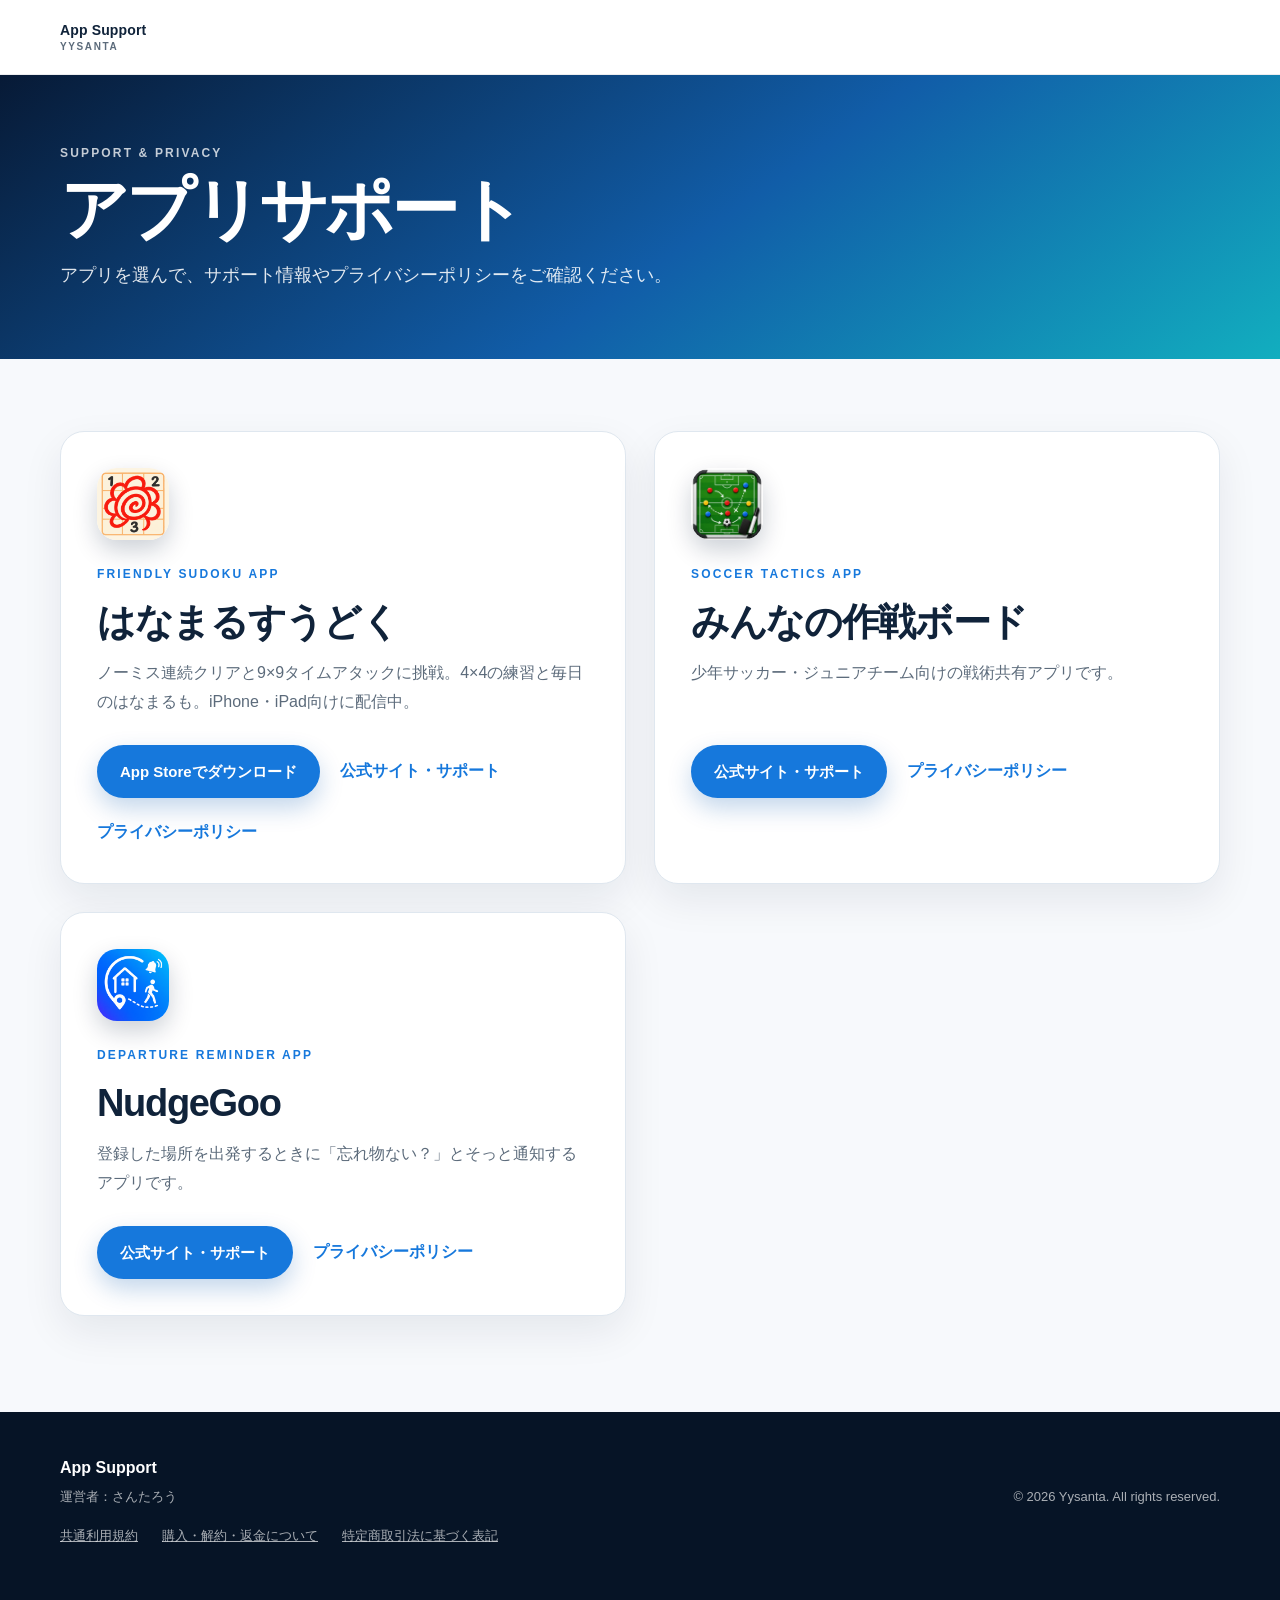
<file: index.html>
<!doctype html>
<html lang="ja">
  <head>
    <meta charset="utf-8" />
    <meta name="viewport" content="width=device-width, initial-scale=1" />
    <meta name="theme-color" content="#087fe7" />
    <meta
      name="description"
      content="Yysantaが提供するアプリのサポート・プライバシーポリシー一覧です。"
    />
    <title>App Support | Yysanta</title>
    <link rel="stylesheet" href="./assets/site.css" />
    <link rel="canonical" href="https://yysanta.github.io/support/" />
  </head>
  <body>
    <a class="skip-link" href="#main-content">本文へ移動</a>

    <header class="site-header">
      <div class="container header-inner">
        <a class="brand" href="./" aria-label="App Support トップ">
          <span>
            <span class="brand-name">App Support</span>
            <span class="brand-subtitle">Yysanta</span>
          </span>
        </a>
      </div>
    </header>

    <main id="main-content">
      <section class="app-support-hero directory-hero">
        <div class="container">
          <p class="eyebrow">SUPPORT &amp; PRIVACY</p>
          <h1>アプリサポート</h1>
          <p>アプリを選んで、サポート情報やプライバシーポリシーをご確認ください。</p>
        </div>
      </section>

      <section class="app-support-section">
        <div class="container app-directory-grid">
          <article class="app-directory-card">
            <img class="directory-app-icon" src="./assets/images/hanamaru-app-icon.png" alt="" width="72" height="72" />
            <p class="eyebrow">FRIENDLY SUDOKU APP</p>
            <h2>はなまるすうどく</h2>
            <p>ノーミス連続クリアと9×9タイムアタックに挑戦。4×4の練習と毎日のはなまるも。iPhone・iPad向けに配信中。</p>
            <div class="directory-actions">
              <a class="button button-primary" href="https://apps.apple.com/app/id6821243521">App Storeでダウンロード</a>
              <a class="text-link" href="./hanamarusudoku/">公式サイト・サポート</a>
              <a class="text-link" href="./hanamarusudoku/privacy/">プライバシーポリシー</a>
            </div>
          </article>
          <article class="app-directory-card">
            <img
              class="directory-app-icon"
              src="./assets/images/app-icon.png"
              alt=""
              width="72"
              height="72"
            />
            <p class="eyebrow">SOCCER TACTICS APP</p>
            <h2>みんなの作戦ボード</h2>
            <p>少年サッカー・ジュニアチーム向けの戦術共有アプリです。</p>
            <div class="directory-actions">
              <a class="button button-primary" href="./minnanosakusenboard/">公式サイト・サポート</a>
              <a class="text-link" href="./minnanosakusenboard/privacy/">プライバシーポリシー</a>
            </div>
          </article>

          <article class="app-directory-card">
            <img
              class="directory-app-icon"
              src="./assets/images/nudgegoo-app-icon.png"
              alt=""
              width="72"
              height="72"
            />
            <p class="eyebrow">DEPARTURE REMINDER APP</p>
            <h2>NudgeGoo</h2>
            <p>登録した場所を出発するときに「忘れ物ない？」とそっと通知するアプリです。</p>
            <div class="directory-actions">
              <a class="button button-primary" href="./nudgegoo/">公式サイト・サポート</a>
              <a class="text-link" href="./nudgegoo/privacy/">プライバシーポリシー</a>
            </div>
          </article>
        </div>
      </section>
    </main>

    <footer class="site-footer">
      <div class="container footer-inner">
        <div>
          <p class="footer-brand">App Support</p>
          <p>運営者：さんたろう</p>
        </div>
        <p lang="en">© 2026 Yysanta. All rights reserved.</p>
      </div>
    <div class="container"><nav aria-label="規約・購入案内" style="display:flex;flex-wrap:wrap;gap:12px 24px;padding-block:16px"><a href="./terms/">共通利用規約</a><a href="./purchases/">購入・解約・返金について</a><a href="./legal/">特定商取引法に基づく表記</a></nav></div>
</footer>
  </body>
</html>
</file>
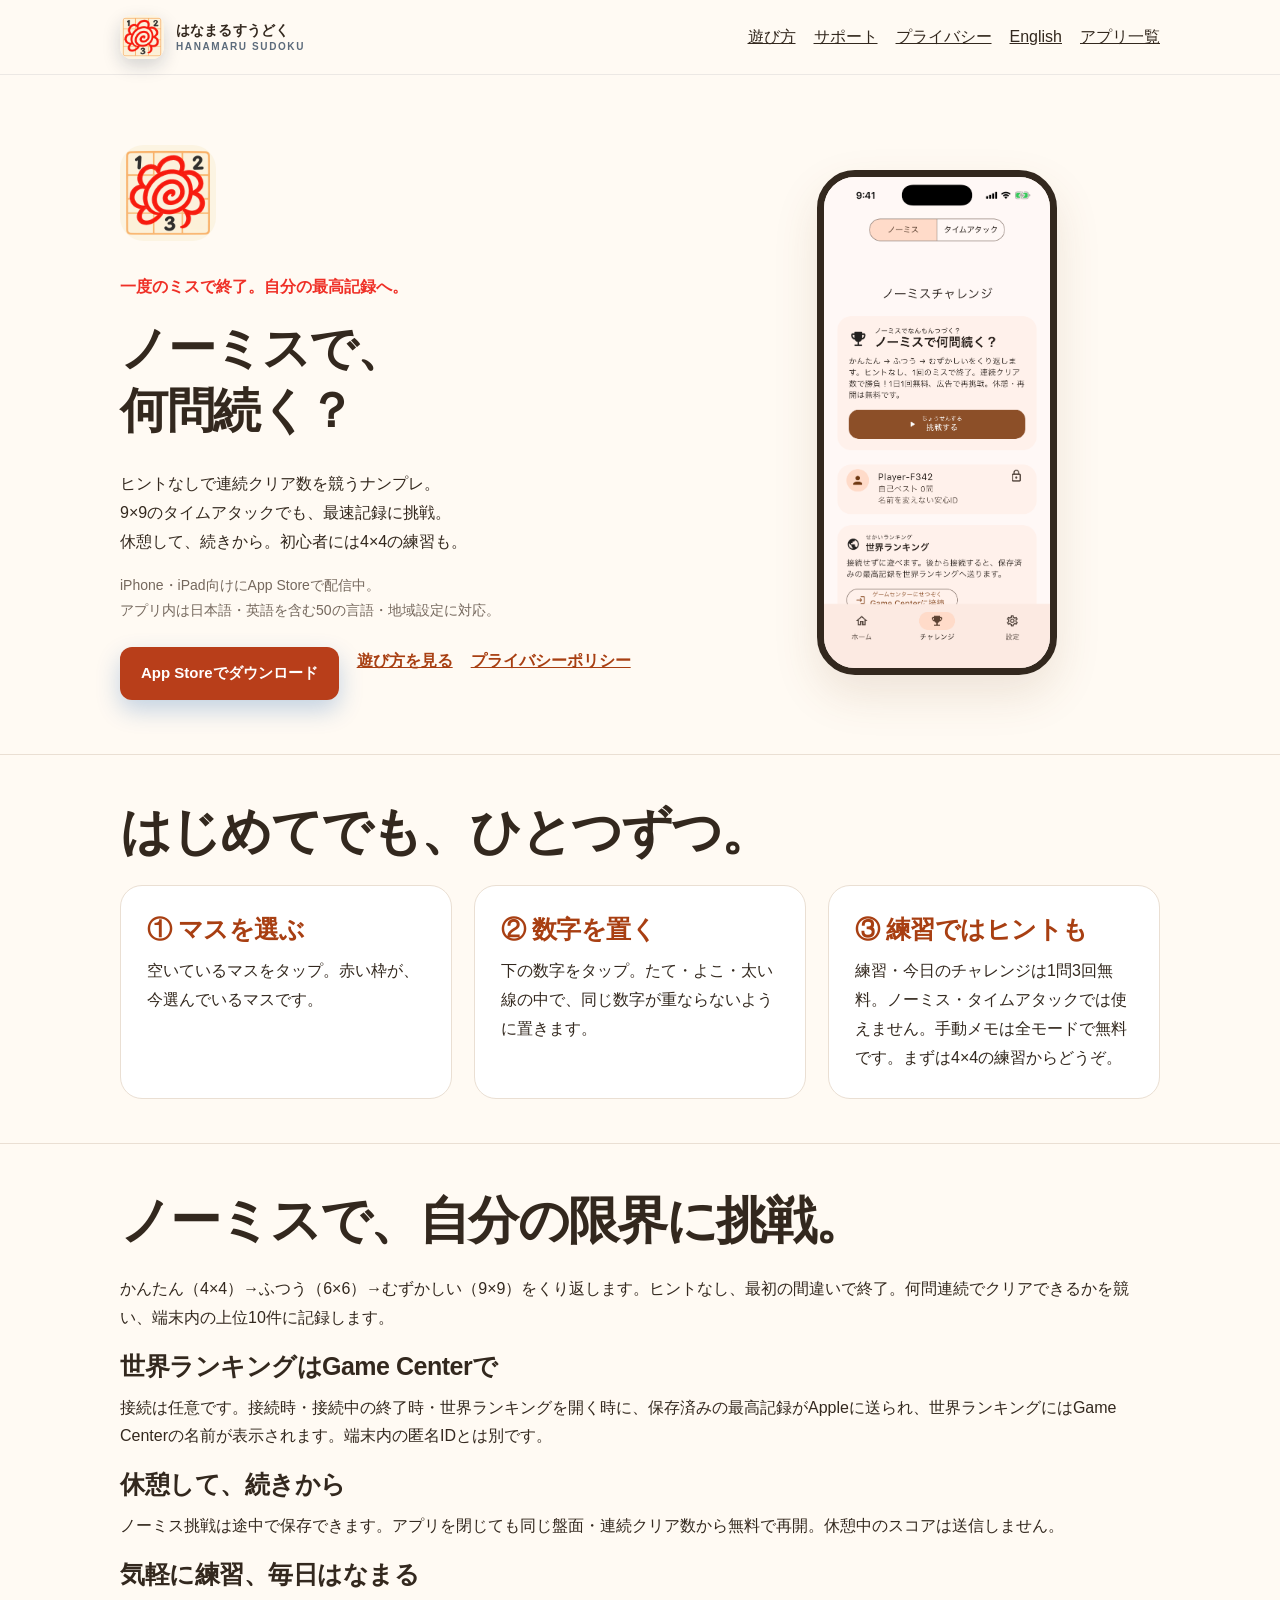
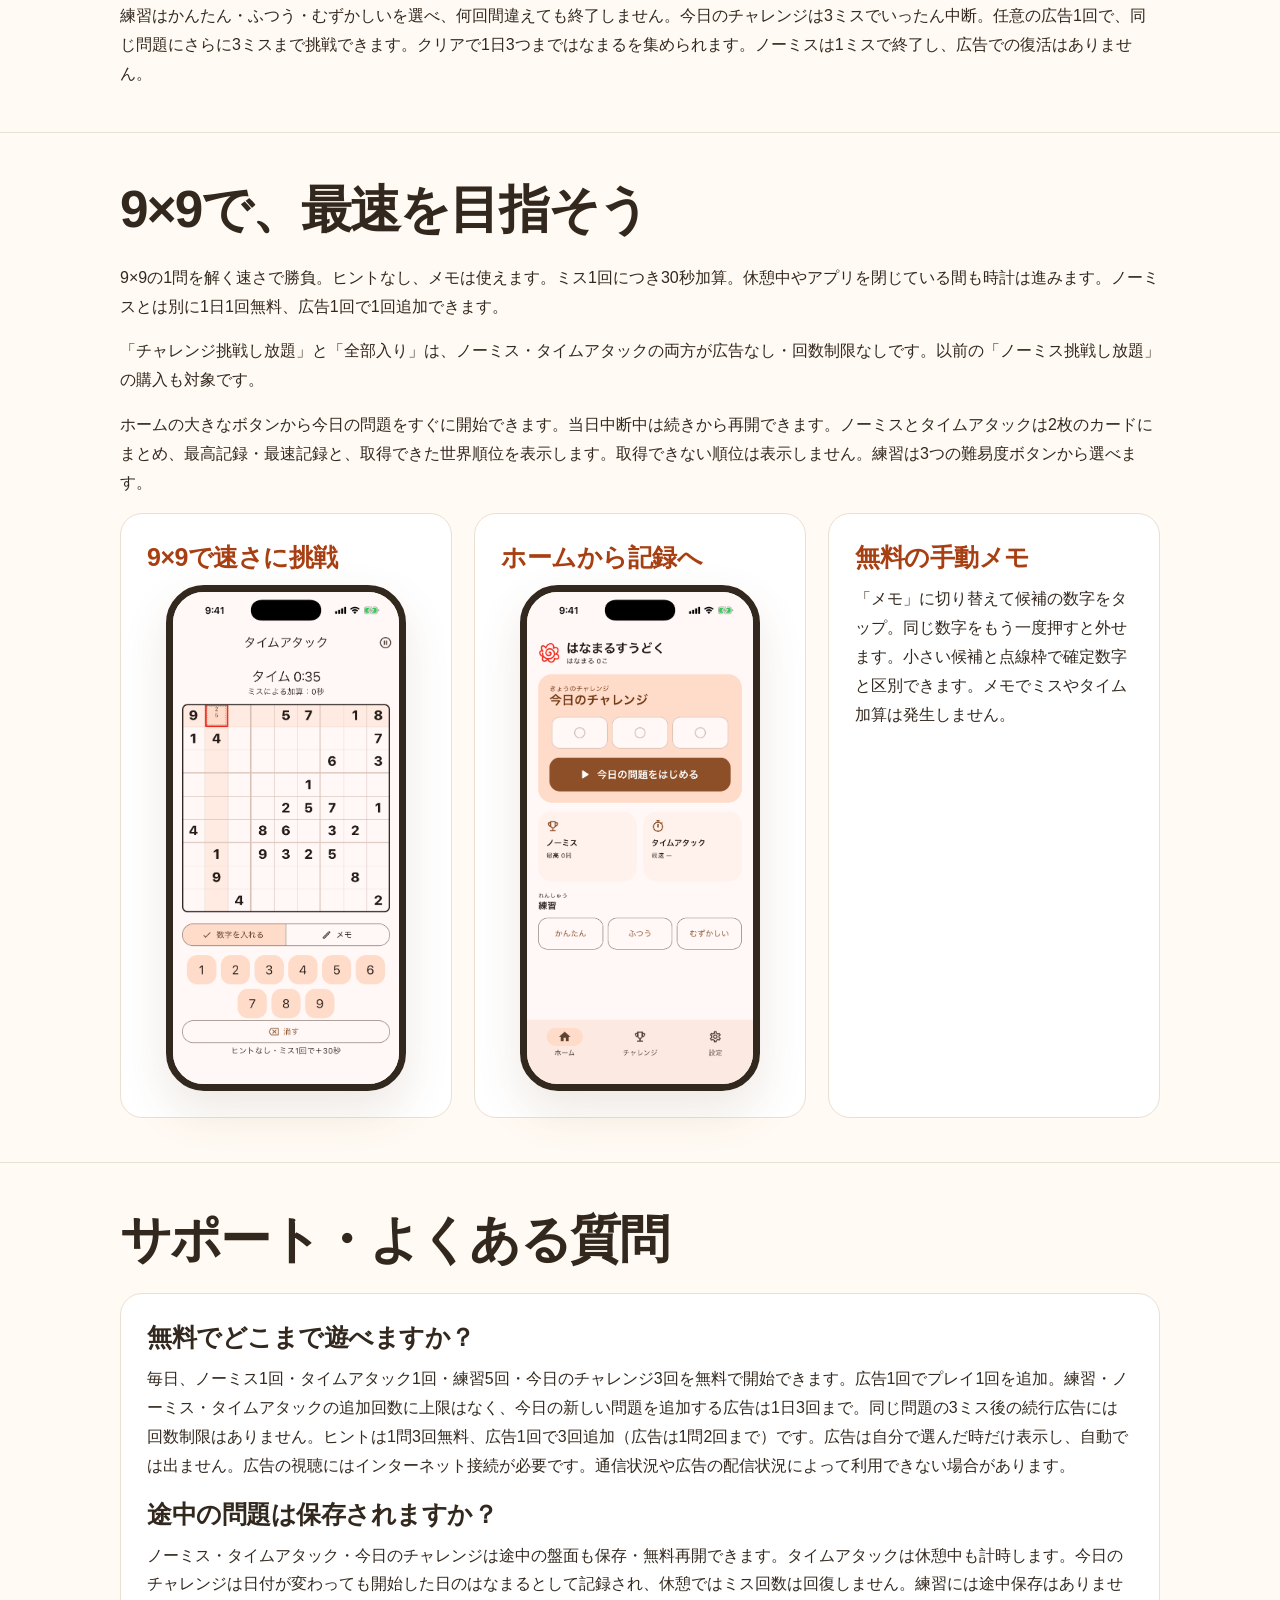
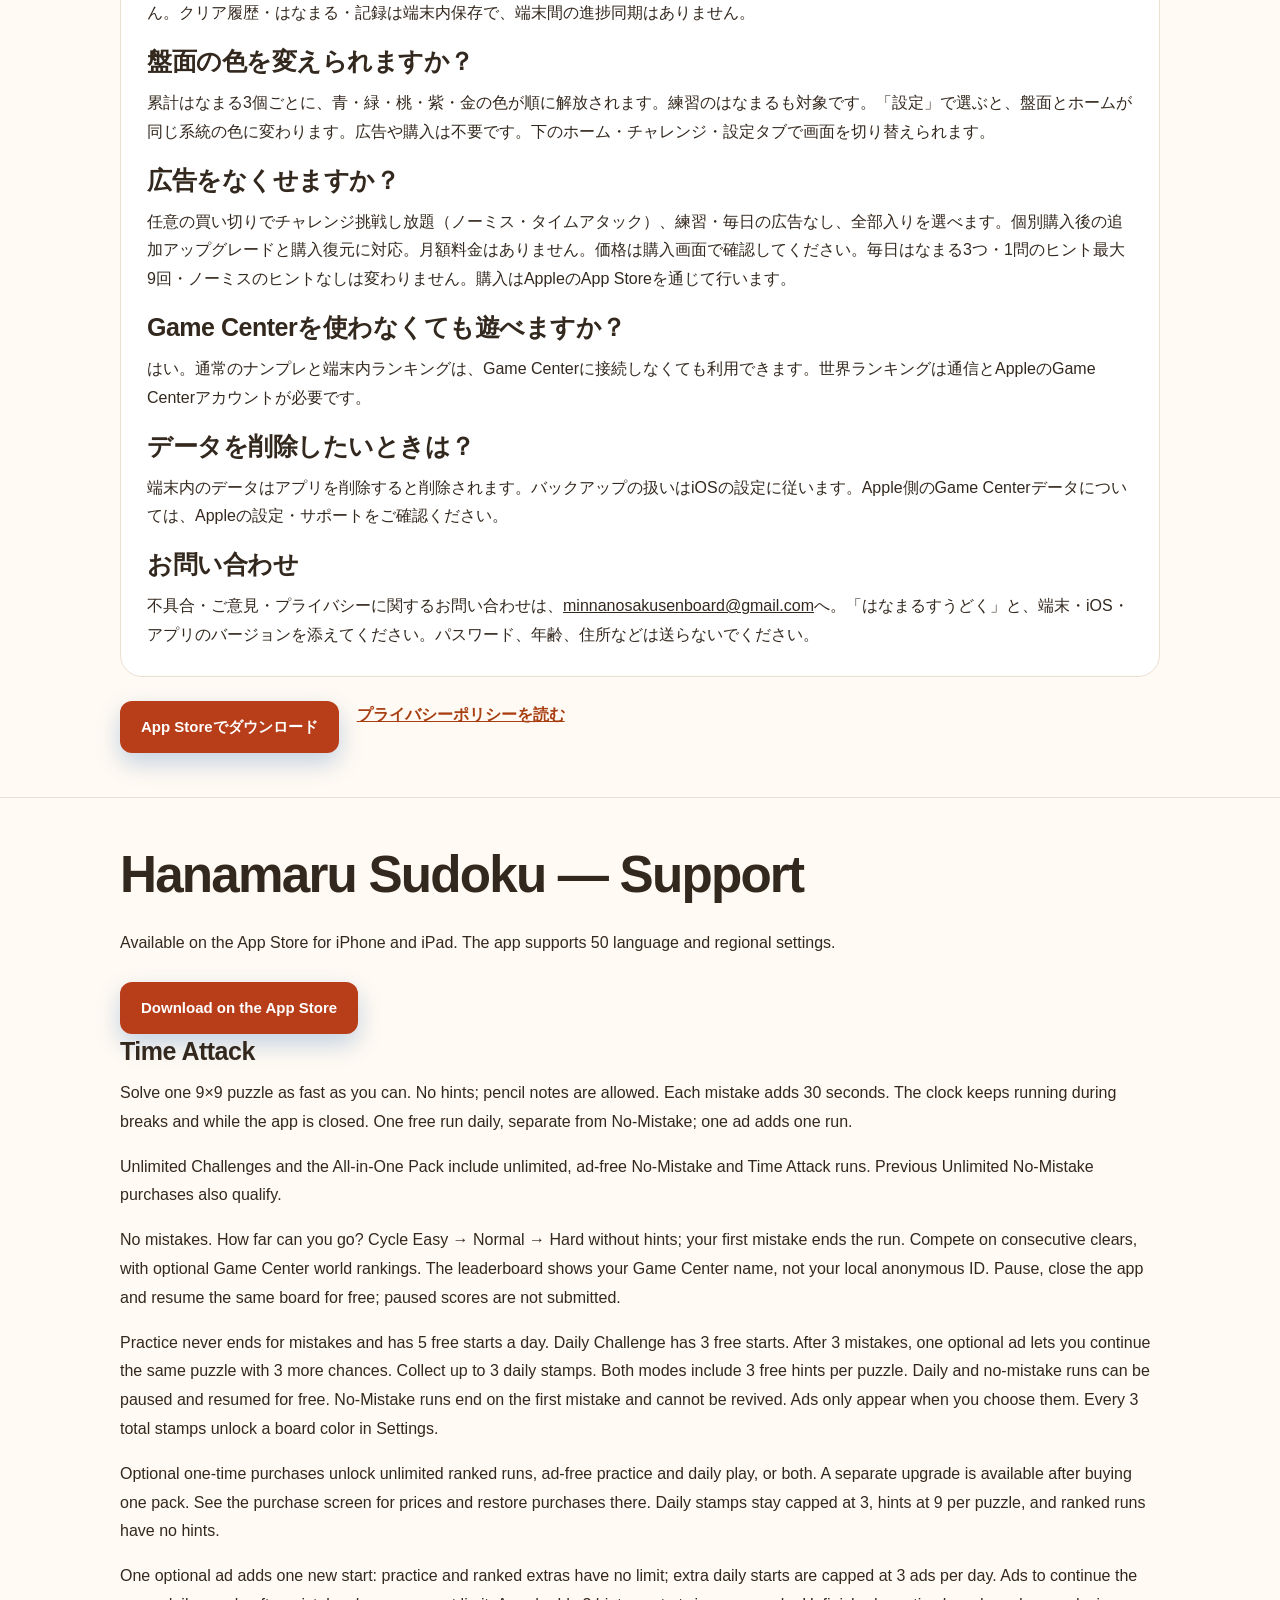
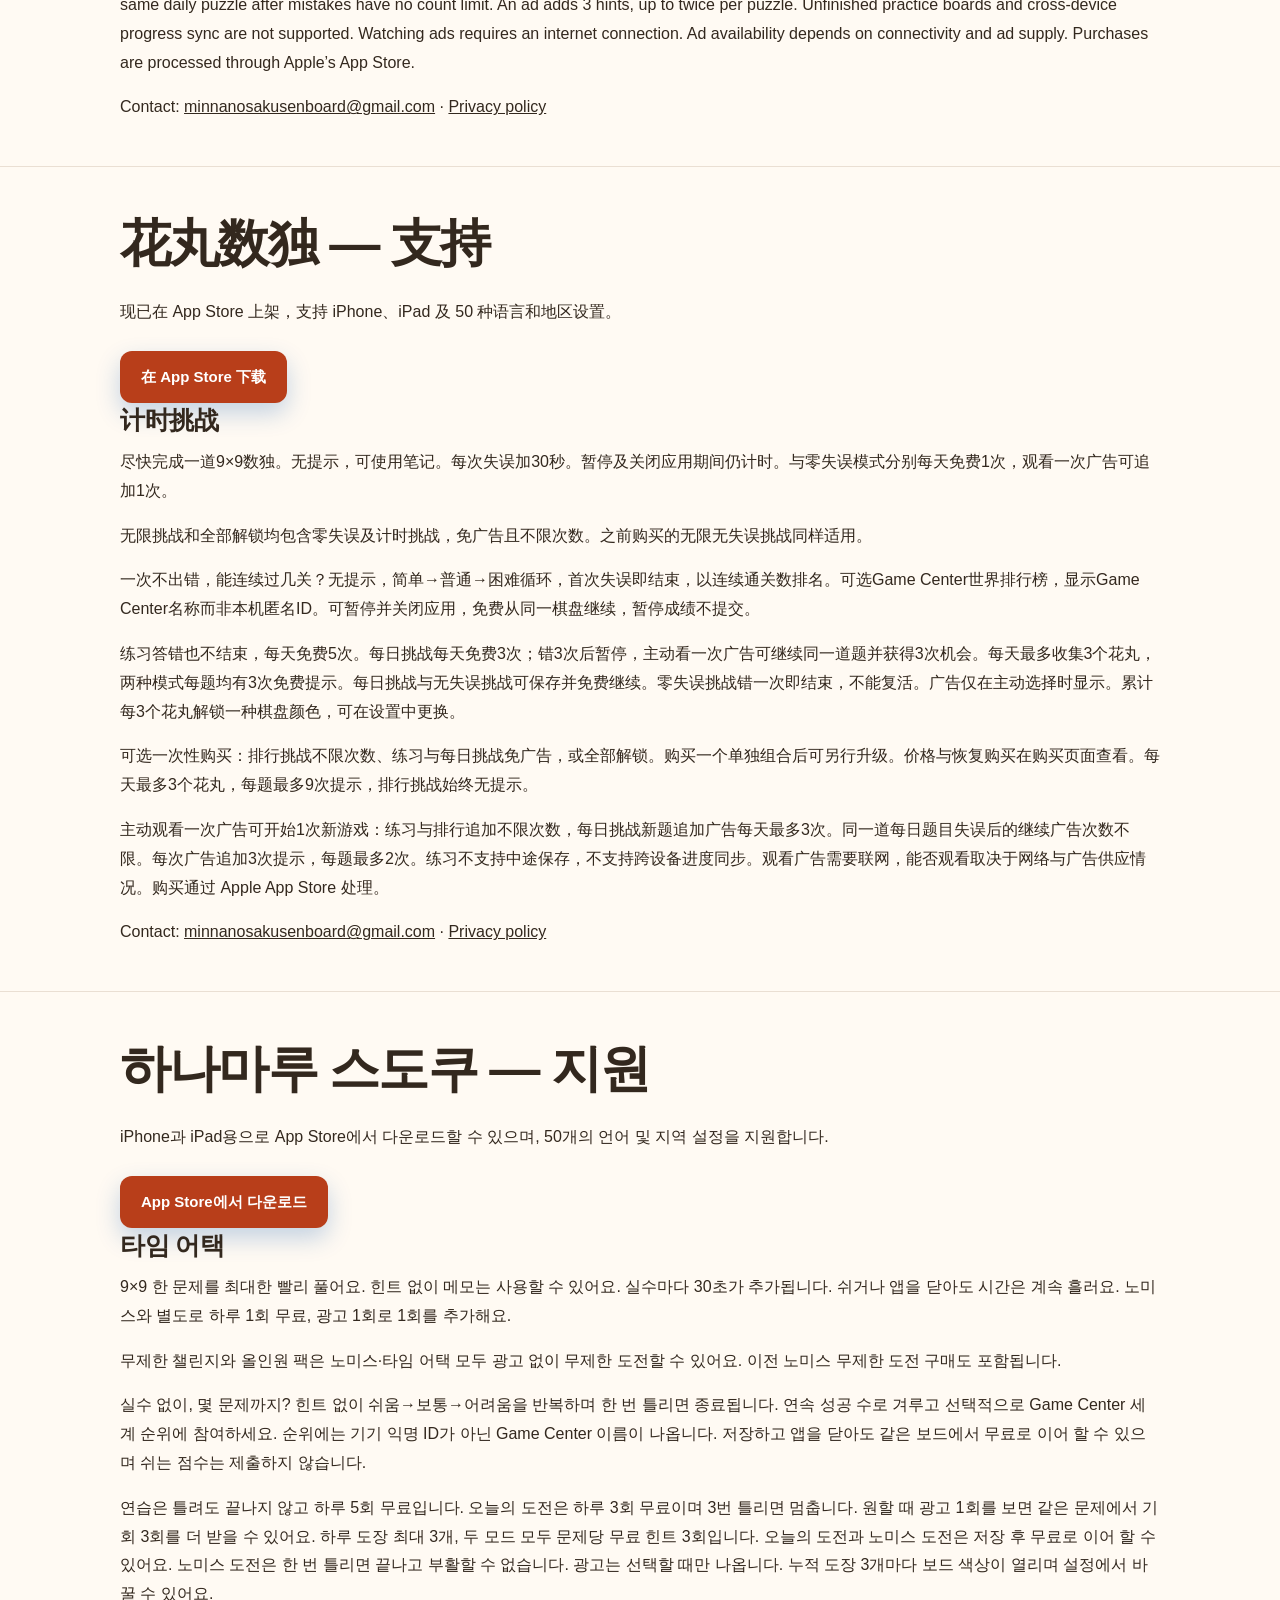
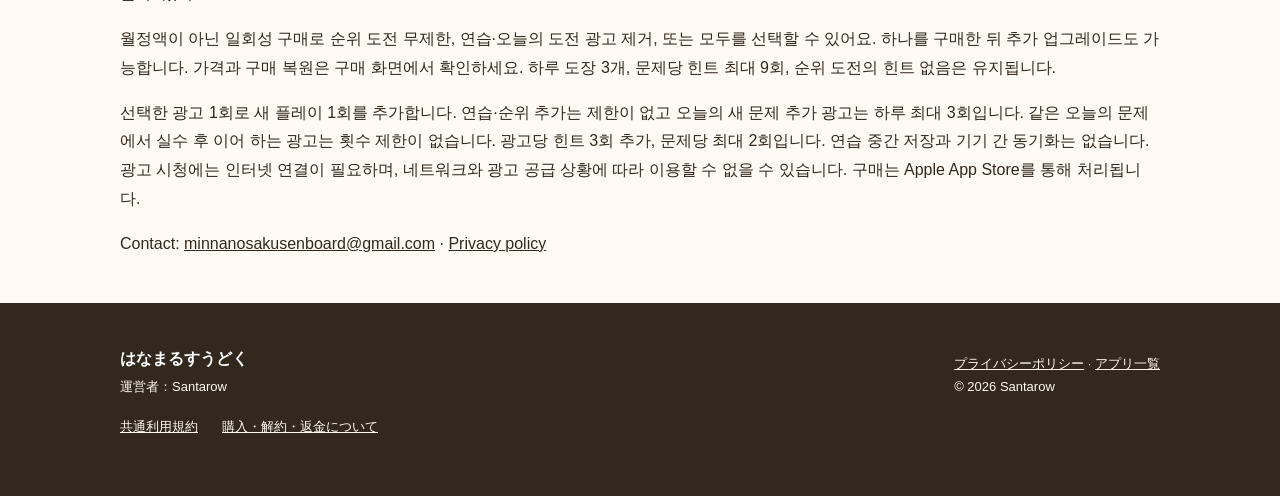
<file: hanamarusudoku/index.html>
<!doctype html>
<html lang="ja">
<head>
  <meta charset="utf-8"><meta name="viewport" content="width=device-width,initial-scale=1">
  <title>はなまるすうどく | サポート</title>
  <meta name="description" content="ノーミスとタイムアタック。はなまるすうどくの遊び方、お問い合わせ、プライバシーポリシー。">
  <link rel="canonical" href="https://yysanta.github.io/support/hanamarusudoku/">
  <link rel="icon" href="../assets/images/hanamaru-app-icon.png">
  <link rel="stylesheet" href="../assets/site.css"><link rel="stylesheet" href="./site.css">
</head>
<body>
<a class="skip-link" href="#main-content">本文へ移動</a>
<header class="site-header"><div class="container header-inner">
  <a class="brand" href="./"><img class="brand-mark" src="../assets/images/hanamaru-app-icon.png" width="44" height="44" alt=""><span><span class="brand-name">はなまるすうどく</span><span class="brand-subtitle">Hanamaru Sudoku</span></span></a>
  <nav class="header-nav" aria-label="ナビゲーション"><a href="#guide">遊び方</a><a href="#support">サポート</a><a href="./privacy/">プライバシー</a><a href="#english" lang="en">English</a><a href="../">アプリ一覧</a></nav>
</div></header>
<main id="main-content">
<section class="hero"><div class="container hero-layout">
  <div><img class="hero-icon" src="../assets/images/hanamaru-app-icon.png" width="96" height="96" alt="はなまるすうどくのアイコン"><p class="tag">一度のミスで終了。自分の最高記録へ。</p><h1>ノーミスで、<br>何問続く？</h1><p>ヒントなしで連続クリア数を競うナンプレ。<br>9×9のタイムアタックでも、最速記録に挑戦。<br>休憩して、続きから。初心者には4×4の練習も。</p><p class="note">iPhone・iPad向けにApp Storeで配信中。<br>アプリ内は日本語・英語を含む50の言語・地域設定に対応。</p><div class="links"><a class="button button-primary store-download" href="https://apps.apple.com/app/id6821243521">App Storeでダウンロード</a><a href="#guide">遊び方を見る</a><a href="./privacy/">プライバシーポリシー</a></div></div>
  <img class="hero-screen" src="./images/challenge-ja.png" width="1206" height="2622" alt="はなまるすうどくの実際のノーミスチャレンジ画面">
</div></section>
<section class="section" id="guide"><div class="container"><h2>はじめてでも、ひとつずつ。</h2><div class="features">
<article><h3>① マスを選ぶ</h3><p>空いているマスをタップ。赤い枠が、今選んでいるマスです。</p></article>
<article><h3>② 数字を置く</h3><p>下の数字をタップ。たて・よこ・太い線の中で、同じ数字が重ならないように置きます。</p></article>
<article><h3>③ 練習ではヒントも</h3><p>練習・今日のチャレンジは1問3回無料。ノーミス・タイムアタックでは使えません。手動メモは全モードで無料です。まずは4×4の練習からどうぞ。</p></article>
</div></div></section>
<section class="section"><div class="container"><h2>ノーミスで、自分の限界に挑戦。</h2><p>かんたん（4×4）→ふつう（6×6）→むずかしい（9×9）をくり返します。ヒントなし、最初の間違いで終了。何問連続でクリアできるかを競い、端末内の上位10件に記録します。</p><h3>世界ランキングはGame Centerで</h3><p>接続は任意です。接続時・接続中の終了時・世界ランキングを開く時に、保存済みの最高記録がAppleに送られ、世界ランキングにはGame Centerの名前が表示されます。端末内の匿名IDとは別です。</p><h3>休憩して、続きから</h3><p>ノーミス挑戦は途中で保存できます。アプリを閉じても同じ盤面・連続クリア数から無料で再開。休憩中のスコアは送信しません。</p><h3>気軽に練習、毎日はなまる</h3><p>練習はかんたん・ふつう・むずかしいを選べ、何回間違えても終了しません。今日のチャレンジは3ミスでいったん中断。任意の広告1回で、同じ問題にさらに3ミスまで挑戦できます。クリアで1日3つまではなまるを集められます。ノーミスは1ミスで終了し、広告での復活はありません。</p></div></section>
<section class="section" id="time-attack"><div class="container"><h2>9×9で、最速を目指そう</h2><p>9×9の1問を解く速さで勝負。ヒントなし、メモは使えます。ミス1回につき30秒加算。休憩中やアプリを閉じている間も時計は進みます。ノーミスとは別に1日1回無料、広告1回で1回追加できます。</p><p>「チャレンジ挑戦し放題」と「全部入り」は、ノーミス・タイムアタックの両方が広告なし・回数制限なしです。以前の「ノーミス挑戦し放題」の購入も対象です。</p><p>ホームの大きなボタンから今日の問題をすぐに開始できます。当日中断中は続きから再開できます。ノーミスとタイムアタックは2枚のカードにまとめ、最高記録・最速記録と、取得できた世界順位を表示します。取得できない順位は表示しません。練習は3つの難易度ボタンから選べます。</p><div class="features"><article><h3>9×9で速さに挑戦</h3><img class="hero-screen" src="./images/time-attack-ja.png" width="1206" height="2622" alt="実際のタイムアタック画面。計時、ミス加算、手動メモ"></article><article><h3>ホームから記録へ</h3><img class="hero-screen" src="./images/home-ja.png" width="1206" height="2622" alt="二つの記録を表示した実際のホーム画面"></article><article><h3>無料の手動メモ</h3><p>「メモ」に切り替えて候補の数字をタップ。同じ数字をもう一度押すと外せます。小さい候補と点線枠で確定数字と区別できます。メモでミスやタイム加算は発生しません。</p></article></div></div></section>
<section class="section" id="support"><div class="container"><h2>サポート・よくある質問</h2><div class="help-box">
<h3>無料でどこまで遊べますか？</h3><p>毎日、ノーミス1回・タイムアタック1回・練習5回・今日のチャレンジ3回を無料で開始できます。広告1回でプレイ1回を追加。練習・ノーミス・タイムアタックの追加回数に上限はなく、今日の新しい問題を追加する広告は1日3回まで。同じ問題の3ミス後の続行広告には回数制限はありません。ヒントは1問3回無料、広告1回で3回追加（広告は1問2回まで）です。広告は自分で選んだ時だけ表示し、自動では出ません。広告の視聴にはインターネット接続が必要です。通信状況や広告の配信状況によって利用できない場合があります。</p>
<h3>途中の問題は保存されますか？</h3><p>ノーミス・タイムアタック・今日のチャレンジは途中の盤面も保存・無料再開できます。タイムアタックは休憩中も計時します。今日のチャレンジは日付が変わっても開始した日のはなまるとして記録され、休憩ではミス回数は回復しません。練習には途中保存はありません。クリア履歴・はなまる・記録は端末内保存で、端末間の進捗同期はありません。</p>
<h3>盤面の色を変えられますか？</h3><p>累計はなまる3個ごとに、青・緑・桃・紫・金の色が順に解放されます。練習のはなまるも対象です。「設定」で選ぶと、盤面とホームが同じ系統の色に変わります。広告や購入は不要です。下のホーム・チャレンジ・設定タブで画面を切り替えられます。</p>
<h3>広告をなくせますか？</h3><p>任意の買い切りでチャレンジ挑戦し放題（ノーミス・タイムアタック）、練習・毎日の広告なし、全部入りを選べます。個別購入後の追加アップグレードと購入復元に対応。月額料金はありません。価格は購入画面で確認してください。毎日はなまる3つ・1問のヒント最大9回・ノーミスのヒントなしは変わりません。購入はAppleのApp Storeを通じて行います。</p><h3>Game Centerを使わなくても遊べますか？</h3><p>はい。通常のナンプレと端末内ランキングは、Game Centerに接続しなくても利用できます。世界ランキングは通信とAppleのGame Centerアカウントが必要です。</p>
<h3>データを削除したいときは？</h3><p>端末内のデータはアプリを削除すると削除されます。バックアップの扱いはiOSの設定に従います。Apple側のGame Centerデータについては、Appleの設定・サポートをご確認ください。</p>
<h3>お問い合わせ</h3><p>不具合・ご意見・プライバシーに関するお問い合わせは、<a href="mailto:minnanosakusenboard@gmail.com?subject=Hanamaru%20Sudoku%20Support">minnanosakusenboard@gmail.com</a>へ。「はなまるすうどく」と、端末・iOS・アプリのバージョンを添えてください。パスワード、年齢、住所などは送らないでください。</p>
</div><div class="links"><a class="button button-primary store-download" href="https://apps.apple.com/app/id6821243521">App Storeでダウンロード</a><a href="./privacy/">プライバシーポリシーを読む</a></div></div></section>
<section class="section" id="english" lang="en"><div class="container"><h2>Hanamaru Sudoku — Support</h2><p>Available on the App Store for iPhone and iPad. The app supports 50 language and regional settings.</p><div class="links"><a class="button button-primary store-download" href="https://apps.apple.com/app/id6821243521">Download on the App Store</a></div><h3>Time Attack</h3><p>Solve one 9×9 puzzle as fast as you can. No hints; pencil notes are allowed. Each mistake adds 30 seconds. The clock keeps running during breaks and while the app is closed. One free run daily, separate from No-Mistake; one ad adds one run.</p><p>Unlimited Challenges and the All-in-One Pack include unlimited, ad-free No-Mistake and Time Attack runs. Previous Unlimited No-Mistake purchases also qualify.</p><p>No mistakes. How far can you go? Cycle Easy → Normal → Hard without hints; your first mistake ends the run. Compete on consecutive clears, with optional Game Center world rankings. The leaderboard shows your Game Center name, not your local anonymous ID. Pause, close the app and resume the same board for free; paused scores are not submitted.</p><p>Practice never ends for mistakes and has 5 free starts a day. Daily Challenge has 3 free starts. After 3 mistakes, one optional ad lets you continue the same puzzle with 3 more chances. Collect up to 3 daily stamps. Both modes include 3 free hints per puzzle. Daily and no-mistake runs can be paused and resumed for free. No-Mistake runs end on the first mistake and cannot be revived. Ads only appear when you choose them. Every 3 total stamps unlock a board color in Settings.</p><p>Optional one-time purchases unlock unlimited ranked runs, ad-free practice and daily play, or both. A separate upgrade is available after buying one pack. See the purchase screen for prices and restore purchases there. Daily stamps stay capped at 3, hints at 9 per puzzle, and ranked runs have no hints.</p><p>One optional ad adds one new start: practice and ranked extras have no limit; extra daily starts are capped at 3 ads per day. Ads to continue the same daily puzzle after mistakes have no count limit. An ad adds 3 hints, up to twice per puzzle. Unfinished practice boards and cross-device progress sync are not supported. Watching ads requires an internet connection. Ad availability depends on connectivity and ad supply. Purchases are processed through Apple’s App Store.</p><p>Contact: <a href="mailto:minnanosakusenboard@gmail.com">minnanosakusenboard@gmail.com</a> · <a href="./privacy/#en">Privacy policy</a></p></div></section>
<section class="section" id="chinese" lang="zh-Hans"><div class="container"><h2>花丸数独 — 支持</h2><p>现已在 App Store 上架，支持 iPhone、iPad 及 50 种语言和地区设置。</p><div class="links"><a class="button button-primary store-download" href="https://apps.apple.com/app/id6821243521">在 App Store 下载</a></div><h3>计时挑战</h3><p>尽快完成一道9×9数独。无提示，可使用笔记。每次失误加30秒。暂停及关闭应用期间仍计时。与零失误模式分别每天免费1次，观看一次广告可追加1次。</p><p>无限挑战和全部解锁均包含零失误及计时挑战，免广告且不限次数。之前购买的无限无失误挑战同样适用。</p><p>一次不出错，能连续过几关？无提示，简单→普通→困难循环，首次失误即结束，以连续通关数排名。可选Game Center世界排行榜，显示Game Center名称而非本机匿名ID。可暂停并关闭应用，免费从同一棋盘继续，暂停成绩不提交。</p><p>练习答错也不结束，每天免费5次。每日挑战每天免费3次；错3次后暂停，主动看一次广告可继续同一道题并获得3次机会。每天最多收集3个花丸，两种模式每题均有3次免费提示。每日挑战与无失误挑战可保存并免费继续。零失误挑战错一次即结束，不能复活。广告仅在主动选择时显示。累计每3个花丸解锁一种棋盘颜色，可在设置中更换。</p><p>可选一次性购买：排行挑战不限次数、练习与每日挑战免广告，或全部解锁。购买一个单独组合后可另行升级。价格与恢复购买在购买页面查看。每天最多3个花丸，每题最多9次提示，排行挑战始终无提示。</p><p>主动观看一次广告可开始1次新游戏：练习与排行追加不限次数，每日挑战新题追加广告每天最多3次。同一道每日题目失误后的继续广告次数不限。每次广告追加3次提示，每题最多2次。练习不支持中途保存，不支持跨设备进度同步。观看广告需要联网，能否观看取决于网络与广告供应情况。购买通过 Apple App Store 处理。</p><p>Contact: <a href="mailto:minnanosakusenboard@gmail.com">minnanosakusenboard@gmail.com</a> · <a href="./privacy/#zh">Privacy policy</a></p></div></section>
<section class="section" id="korean" lang="ko"><div class="container"><h2>하나마루 스도쿠 — 지원</h2><p>iPhone과 iPad용으로 App Store에서 다운로드할 수 있으며, 50개의 언어 및 지역 설정을 지원합니다.</p><div class="links"><a class="button button-primary store-download" href="https://apps.apple.com/app/id6821243521">App Store에서 다운로드</a></div><h3>타임 어택</h3><p>9×9 한 문제를 최대한 빨리 풀어요. 힌트 없이 메모는 사용할 수 있어요. 실수마다 30초가 추가됩니다. 쉬거나 앱을 닫아도 시간은 계속 흘러요. 노미스와 별도로 하루 1회 무료, 광고 1회로 1회를 추가해요.</p><p>무제한 챌린지와 올인원 팩은 노미스·타임 어택 모두 광고 없이 무제한 도전할 수 있어요. 이전 노미스 무제한 도전 구매도 포함됩니다.</p><p>실수 없이, 몇 문제까지? 힌트 없이 쉬움→보통→어려움을 반복하며 한 번 틀리면 종료됩니다. 연속 성공 수로 겨루고 선택적으로 Game Center 세계 순위에 참여하세요. 순위에는 기기 익명 ID가 아닌 Game Center 이름이 나옵니다. 저장하고 앱을 닫아도 같은 보드에서 무료로 이어 할 수 있으며 쉬는 점수는 제출하지 않습니다.</p><p>연습은 틀려도 끝나지 않고 하루 5회 무료입니다. 오늘의 도전은 하루 3회 무료이며 3번 틀리면 멈춥니다. 원할 때 광고 1회를 보면 같은 문제에서 기회 3회를 더 받을 수 있어요. 하루 도장 최대 3개, 두 모드 모두 문제당 무료 힌트 3회입니다. 오늘의 도전과 노미스 도전은 저장 후 무료로 이어 할 수 있어요. 노미스 도전은 한 번 틀리면 끝나고 부활할 수 없습니다. 광고는 선택할 때만 나옵니다. 누적 도장 3개마다 보드 색상이 열리며 설정에서 바꿀 수 있어요.</p><p>월정액이 아닌 일회성 구매로 순위 도전 무제한, 연습·오늘의 도전 광고 제거, 또는 모두를 선택할 수 있어요. 하나를 구매한 뒤 추가 업그레이드도 가능합니다. 가격과 구매 복원은 구매 화면에서 확인하세요. 하루 도장 3개, 문제당 힌트 최대 9회, 순위 도전의 힌트 없음은 유지됩니다.</p><p>선택한 광고 1회로 새 플레이 1회를 추가합니다. 연습·순위 추가는 제한이 없고 오늘의 새 문제 추가 광고는 하루 최대 3회입니다. 같은 오늘의 문제에서 실수 후 이어 하는 광고는 횟수 제한이 없습니다. 광고당 힌트 3회 추가, 문제당 최대 2회입니다. 연습 중간 저장과 기기 간 동기화는 없습니다. 광고 시청에는 인터넷 연결이 필요하며, 네트워크와 광고 공급 상황에 따라 이용할 수 없을 수 있습니다. 구매는 Apple App Store를 통해 처리됩니다.</p><p>Contact: <a href="mailto:minnanosakusenboard@gmail.com">minnanosakusenboard@gmail.com</a> · <a href="./privacy/#ko">Privacy policy</a></p></div></section>
</main>
<footer class="site-footer"><div class="container footer-inner"><div><p class="footer-brand">はなまるすうどく</p><p>運営者：Santarow</p></div><div><a href="./privacy/">プライバシーポリシー</a> · <a href="../">アプリ一覧</a><p>© 2026 Santarow</p></div></div><div class="container"><nav aria-label="規約・購入案内" style="display:flex;flex-wrap:wrap;gap:12px 24px;padding-block:16px"><a href="../terms/">共通利用規約</a><a href="../purchases/">購入・解約・返金について</a></nav></div>
</footer>
</body></html>
</file>
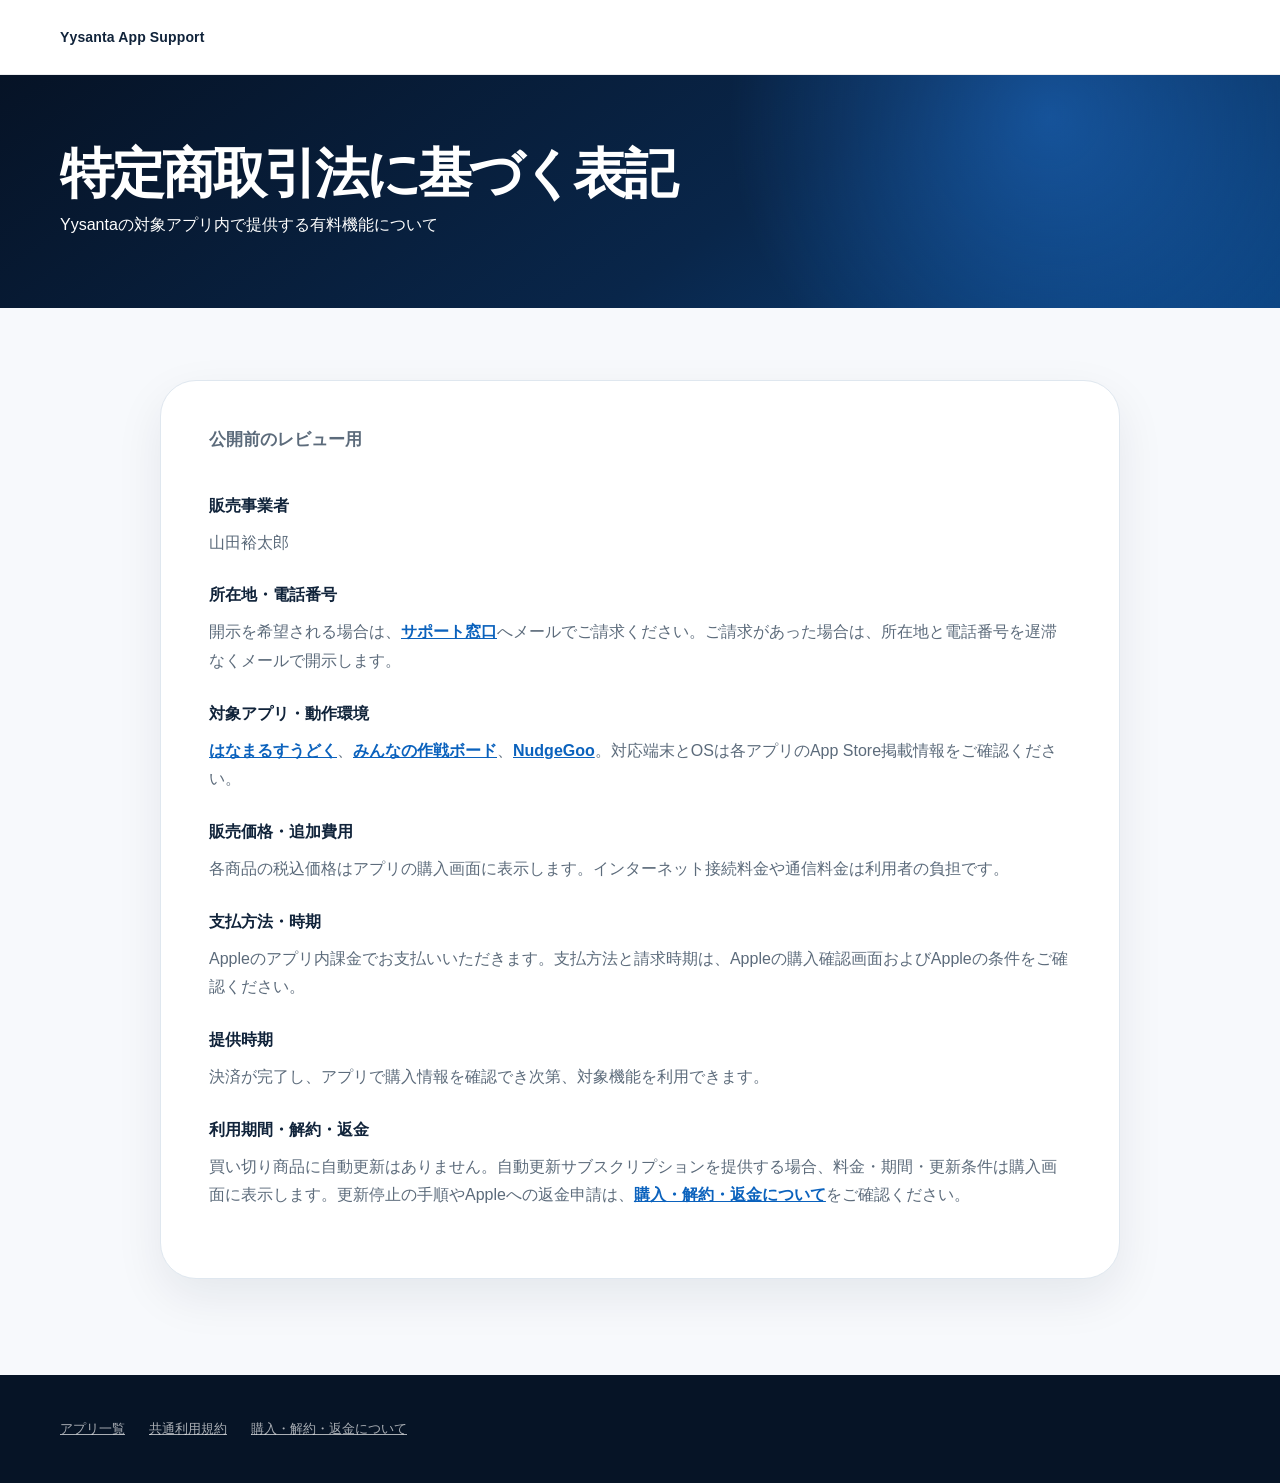
<file: legal/index.html>
<!doctype html>
<html lang="ja">
<head>
  <meta charset="utf-8">
  <meta name="viewport" content="width=device-width, initial-scale=1">
  <meta name="robots" content="noindex">
  <title>特定商取引法に基づく表記 | Yysanta</title>
  <link rel="stylesheet" href="../assets/site.css">
  <link rel="stylesheet" href="../assets/legal.css">
</head>
<body>
  <a class="skip-link" href="#main-content">本文へ移動</a>
  <header class="site-header">
    <div class="container header-inner">
      <a class="brand" href="../"><span class="brand-name">Yysanta App Support</span></a>
    </div>
  </header>
  <main id="main-content">
    <section class="privacy-hero">
      <div class="container">
        <h1>特定商取引法に基づく表記</h1>
        <p>Yysantaの対象アプリ内で提供する有料機能について</p>
      </div>
    </section>
    <section class="privacy-section">
      <div class="container legal-layout">
        <article class="privacy-article" aria-label="販売条件">
          <p><strong>公開前のレビュー用</strong></p>
          <dl>
            <dt>販売事業者</dt>
            <dd>山田裕太郎</dd>
            <dt>所在地・電話番号</dt>
            <dd>開示を希望される場合は、<a href="mailto:minnanosakusenboard@gmail.com">サポート窓口</a>へメールでご請求ください。ご請求があった場合は、所在地と電話番号を遅滞なくメールで開示します。</dd>
            <dt>対象アプリ・動作環境</dt>
            <dd><a href="../hanamarusudoku/">はなまるすうどく</a>、<a href="../minnanosakusenboard/">みんなの作戦ボード</a>、<a href="../nudgegoo/">NudgeGoo</a>。対応端末とOSは各アプリのApp Store掲載情報をご確認ください。</dd>
            <dt>販売価格・追加費用</dt>
            <dd>各商品の税込価格はアプリの購入画面に表示します。インターネット接続料金や通信料金は利用者の負担です。</dd>
            <dt>支払方法・時期</dt>
            <dd>Appleのアプリ内課金でお支払いいただきます。支払方法と請求時期は、Appleの購入確認画面およびAppleの条件をご確認ください。</dd>
            <dt>提供時期</dt>
            <dd>決済が完了し、アプリで購入情報を確認でき次第、対象機能を利用できます。</dd>
            <dt>利用期間・解約・返金</dt>
            <dd>買い切り商品に自動更新はありません。自動更新サブスクリプションを提供する場合、料金・期間・更新条件は購入画面に表示します。更新停止の手順やAppleへの返金申請は、<a href="../purchases/">購入・解約・返金について</a>をご確認ください。</dd>
          </dl>
        </article>
      </div>
    </section>
  </main>
  <footer class="site-footer">
    <div class="container footer-inner">
      <nav class="legal-links" aria-label="関連ページ">
        <a href="../">アプリ一覧</a>
        <a href="../terms/">共通利用規約</a>
        <a href="../purchases/">購入・解約・返金について</a>
      </nav>
    </div>
  </footer>
</body>
</html>
</file>
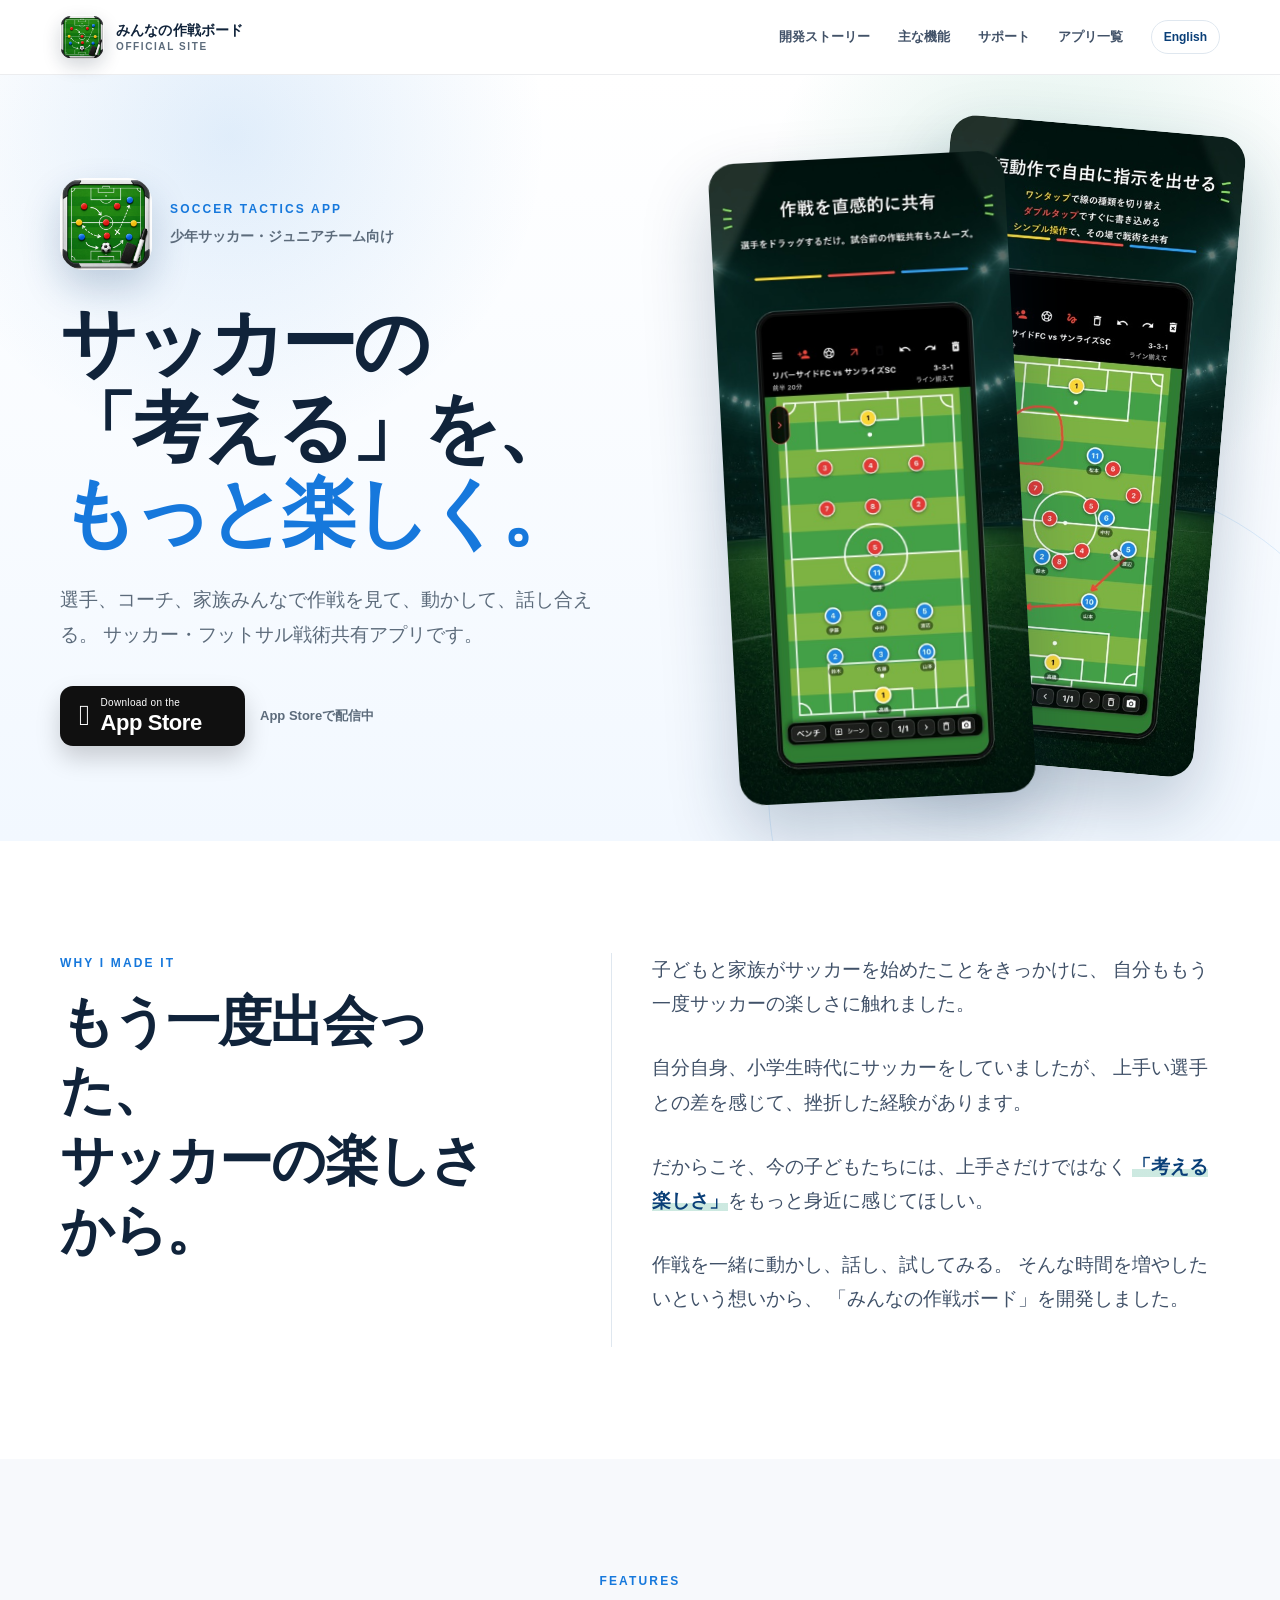
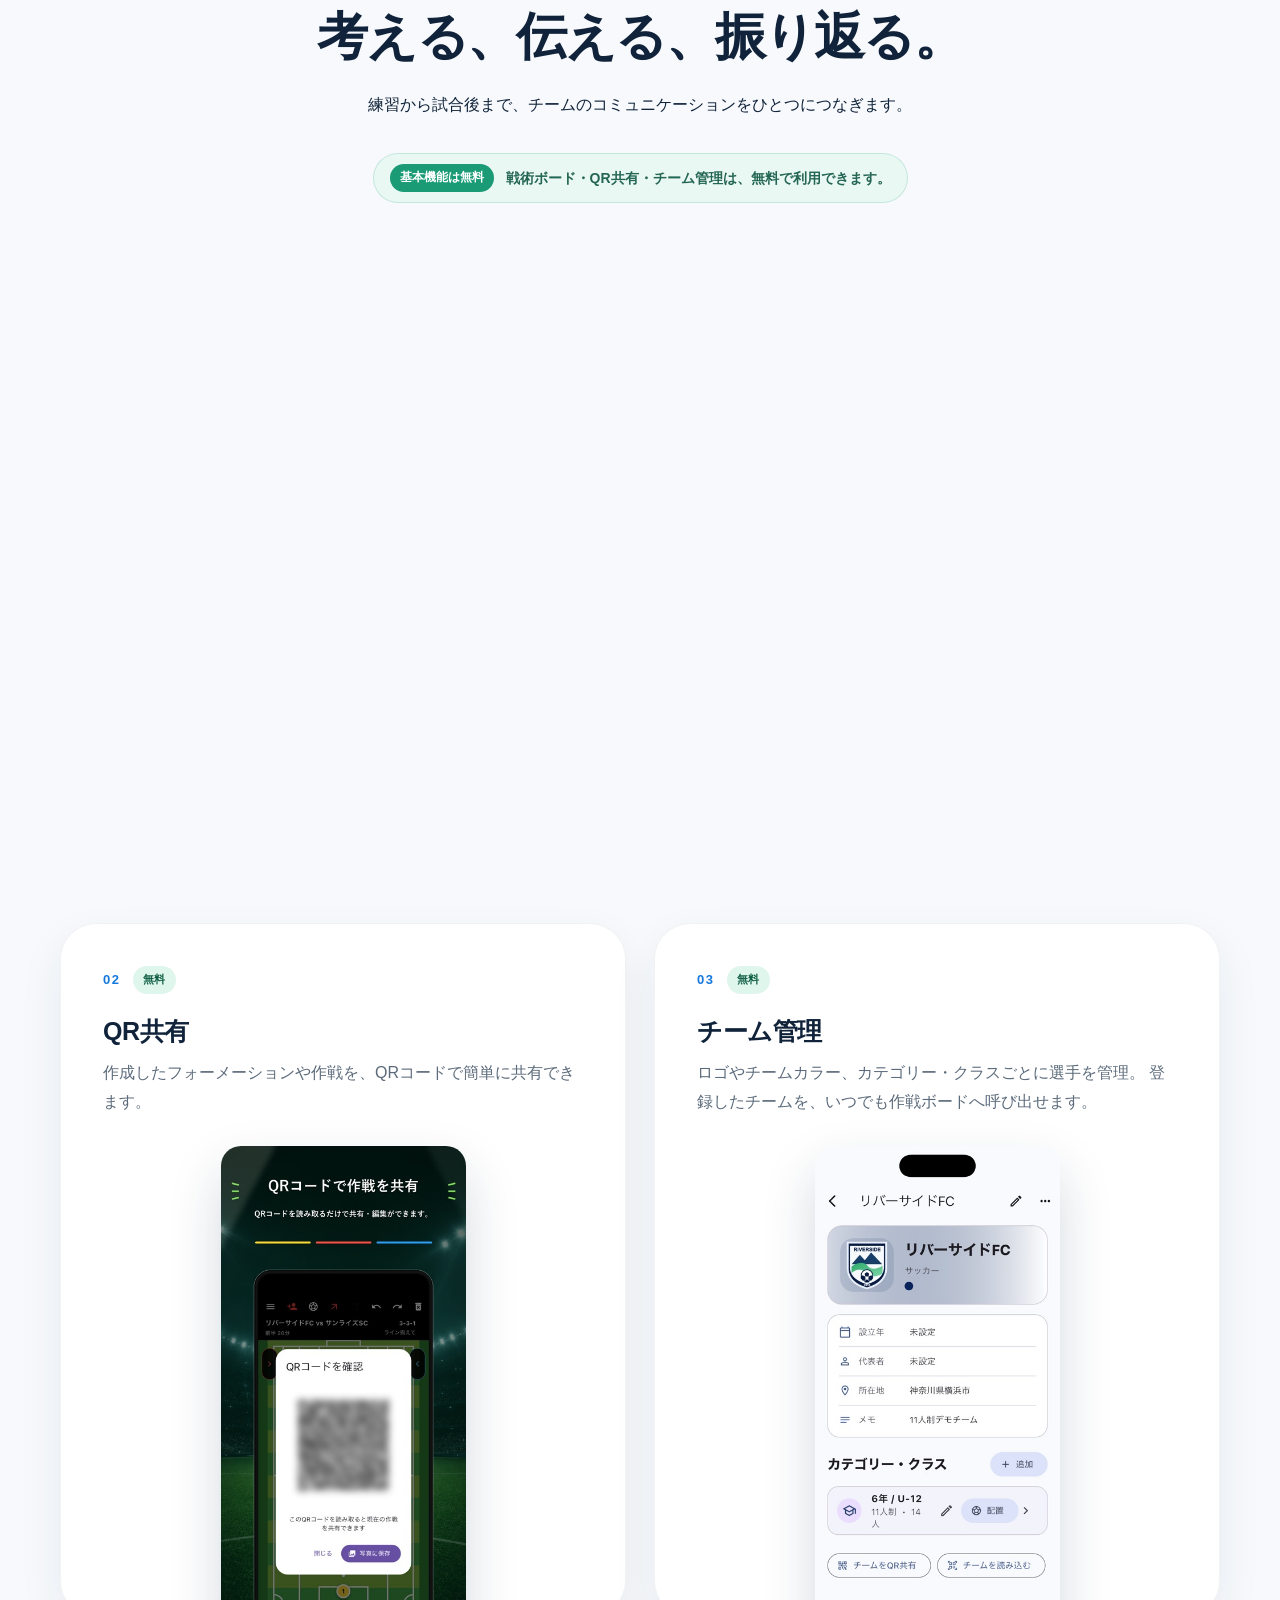
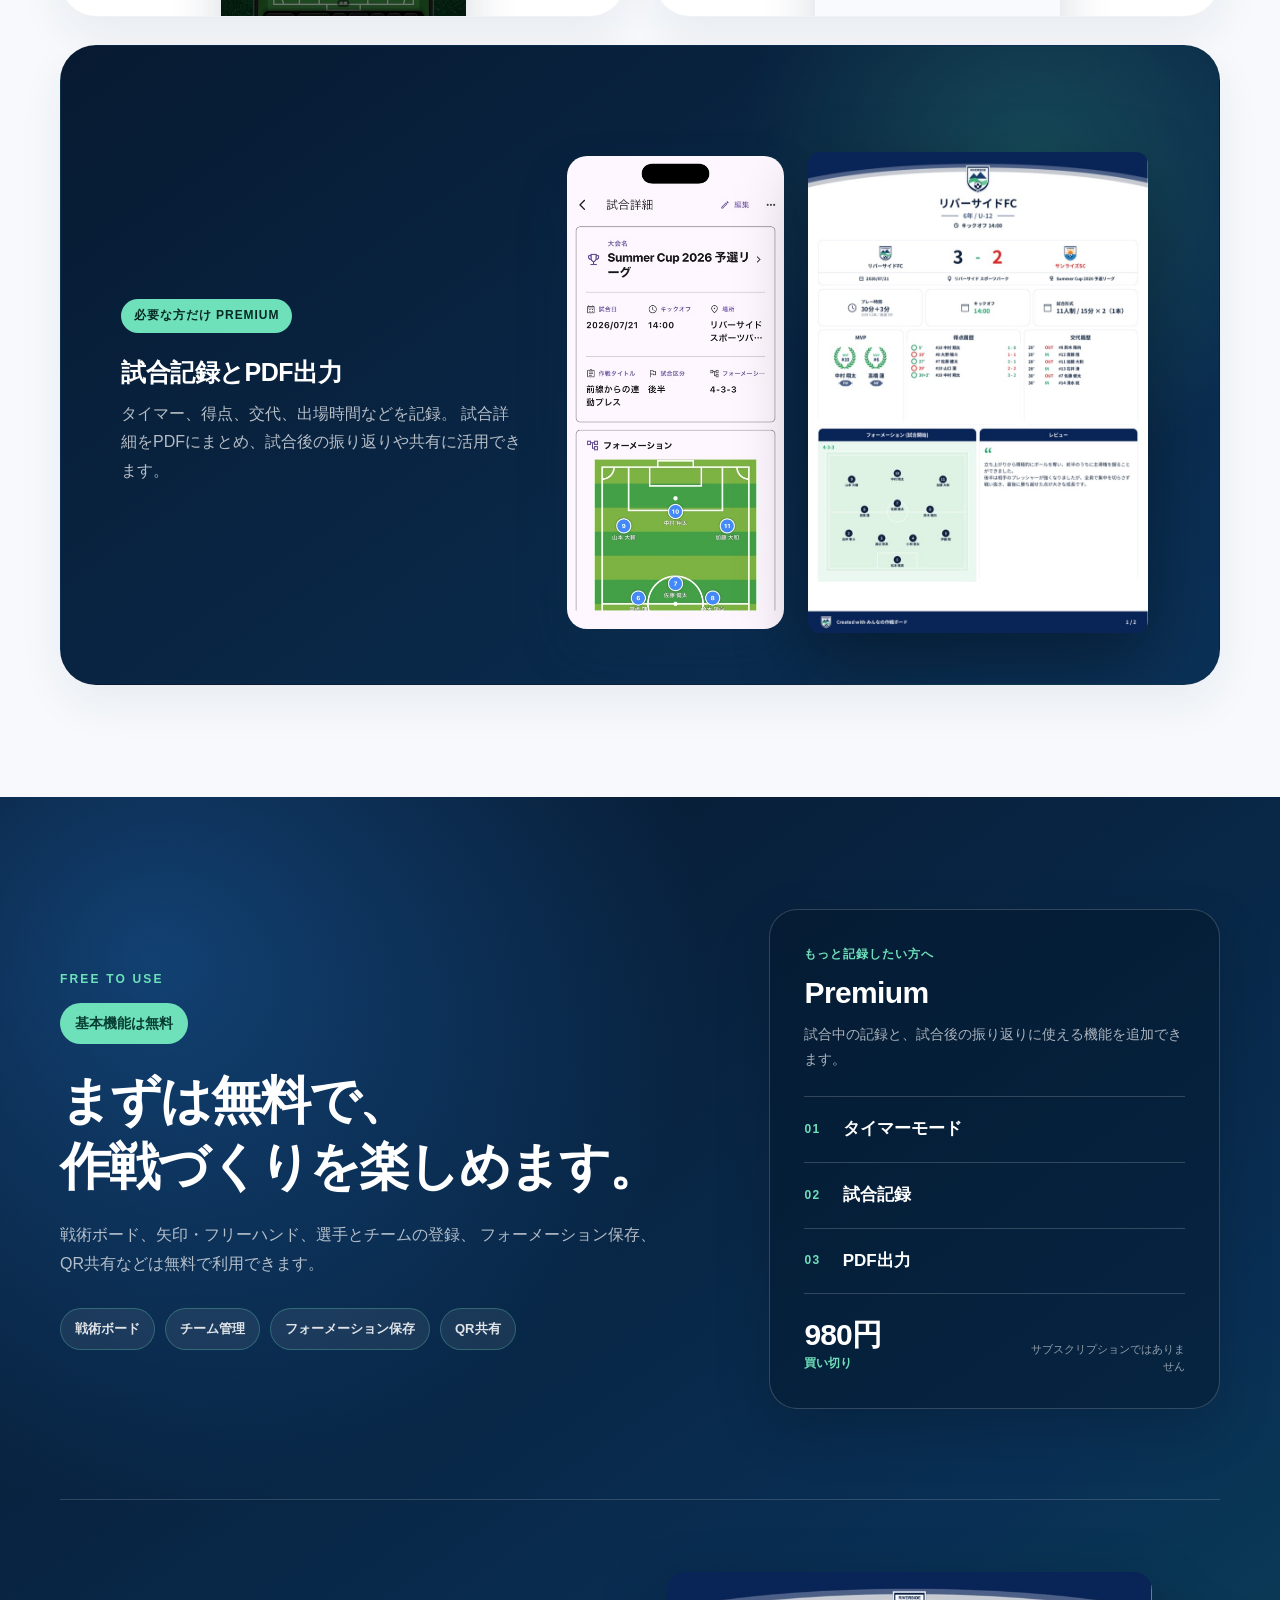
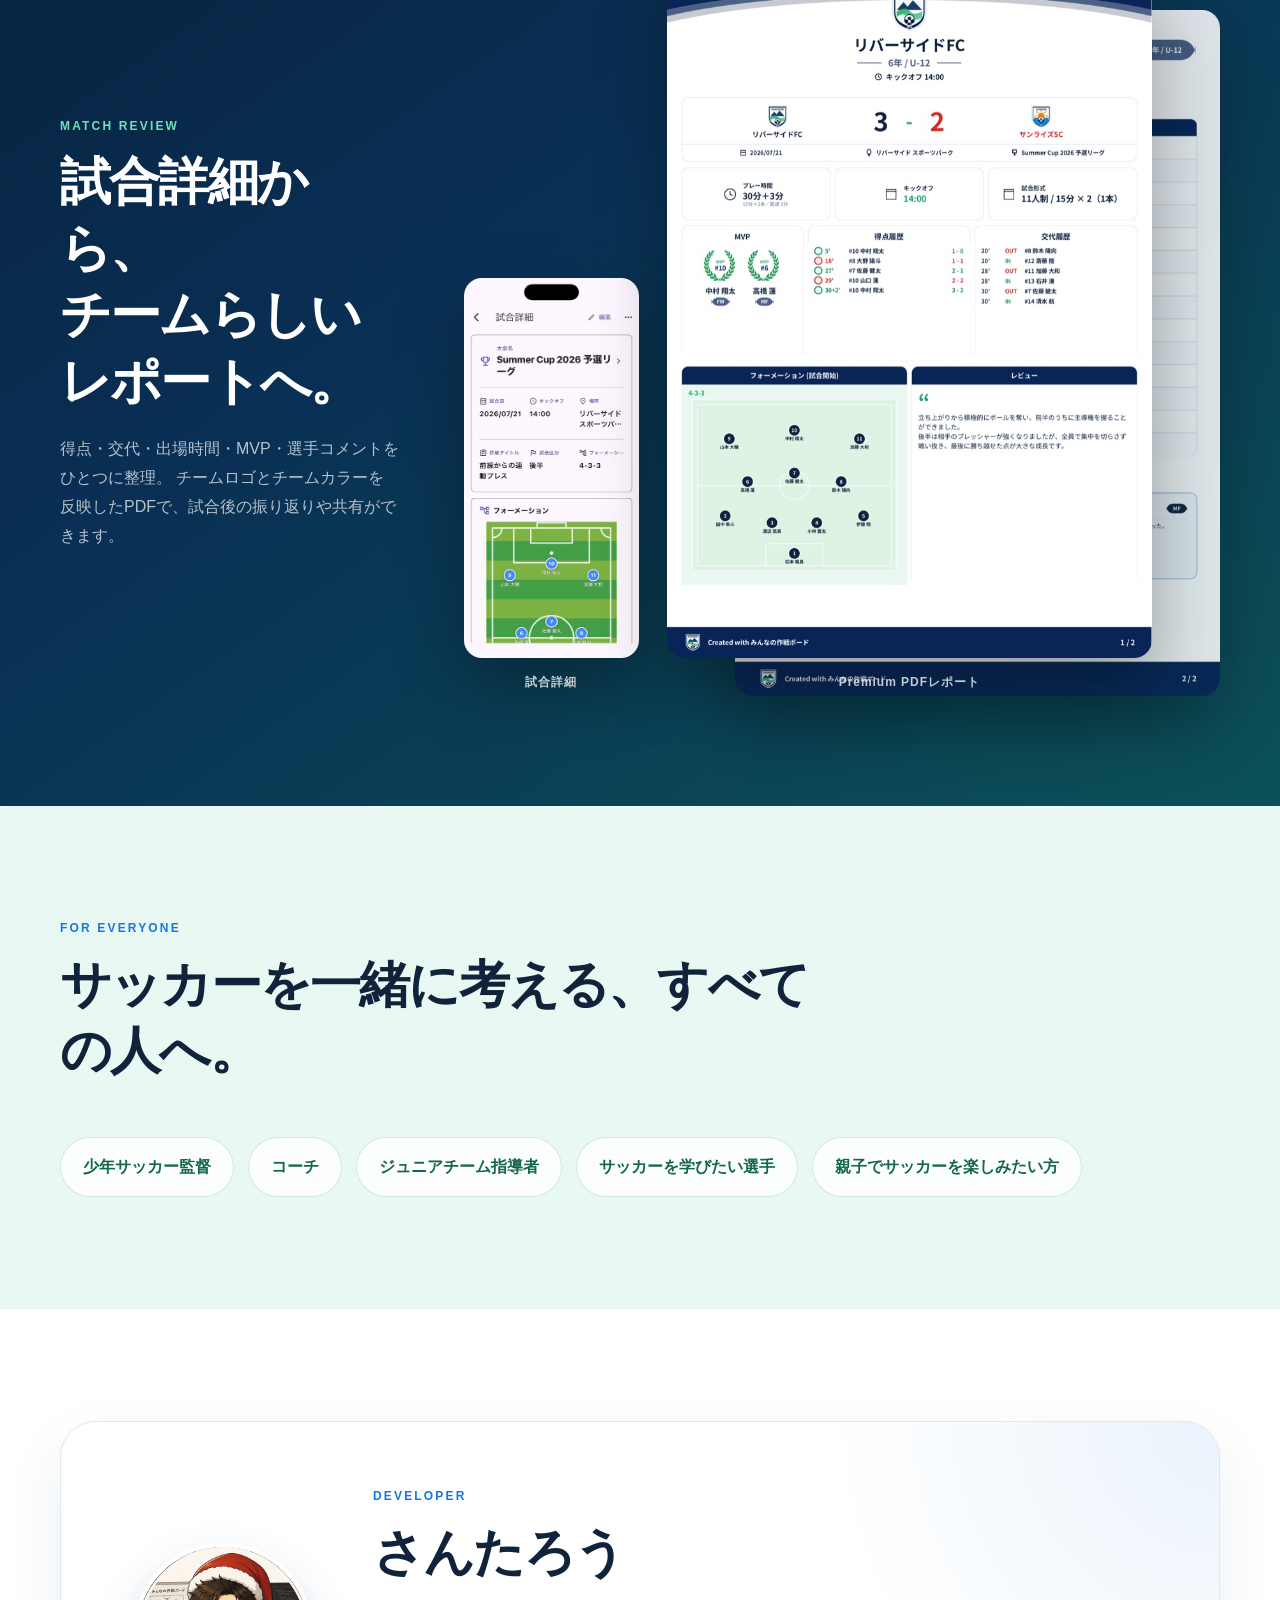
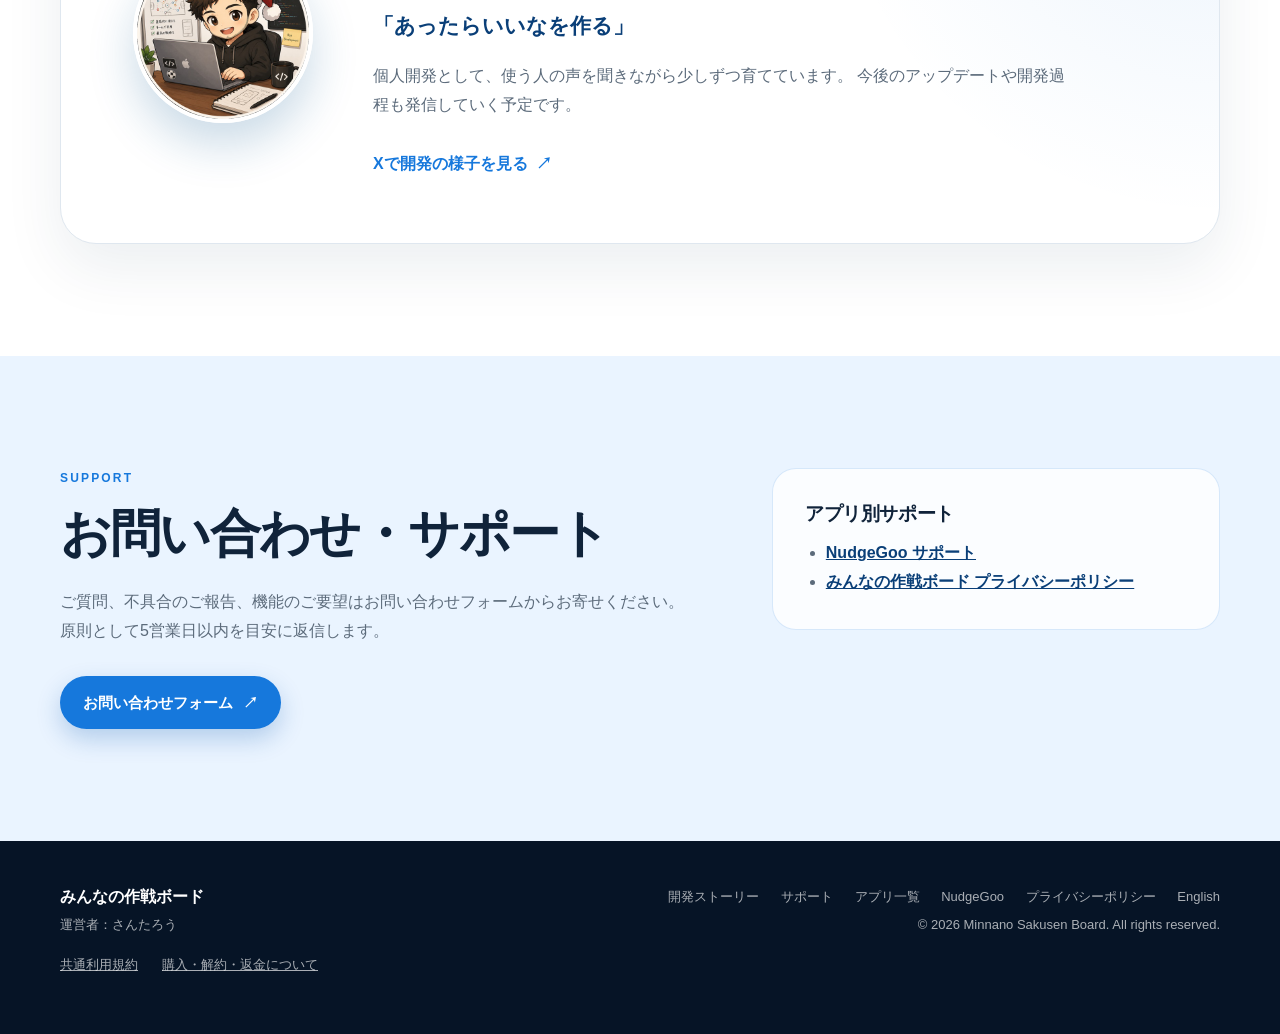
<file: minnanosakusenboard/index.html>
<!doctype html>
<html lang="ja">
  <head>
    <meta charset="utf-8" />
    <meta name="viewport" content="width=device-width, initial-scale=1" />
    <meta name="theme-color" content="#ffffff" />
    <meta
      name="description"
      content="サッカーの「考える」を、もっと楽しく。少年サッカー・ジュニアチーム向け戦術共有アプリ「みんなの作戦ボード」の公式サイトです。"
    />
    <meta property="og:type" content="website" />
    <meta property="og:locale" content="ja_JP" />
    <meta property="og:site_name" content="みんなの作戦ボード" />
    <meta property="og:title" content="みんなの作戦ボード" />
    <meta
      property="og:description"
      content="サッカーの「考える」を、もっと楽しく。少年サッカー・ジュニアチーム向け戦術共有アプリ。"
    />
    <meta
      property="og:url"
      content="https://yysanta.github.io/support/minnanosakusenboard/"
    />
    <meta
      property="og:image"
      content="https://yysanta.github.io/support/assets/images/ogp.png"
    />
    <meta property="og:image:width" content="1730" />
    <meta property="og:image:height" content="909" />
    <meta
      property="og:image:alt"
      content="みんなの作戦ボード サッカーの「考える」を、もっと楽しく。"
    />
    <meta name="twitter:card" content="summary_large_image" />
    <meta name="twitter:title" content="みんなの作戦ボード" />
    <meta
      name="twitter:description"
      content="サッカーの「考える」を、もっと楽しく。少年サッカー・ジュニアチーム向け戦術共有アプリ。"
    />
    <meta
      name="twitter:image"
      content="https://yysanta.github.io/support/assets/images/ogp.png"
    />
    <title>みんなの作戦ボード | 公式サイト</title>
    <link rel="alternate" hreflang="ja" href="https://yysanta.github.io/support/minnanosakusenboard/" />
    <link rel="alternate" hreflang="en" href="https://yysanta.github.io/support/minnanosakusenboard/en/" />
    <link rel="alternate" hreflang="x-default" href="https://yysanta.github.io/support/minnanosakusenboard/" />
    <link rel="icon" type="image/png" href="../assets/images/favicon.png" />
    <link rel="apple-touch-icon" href="../assets/images/app-icon.png" />
    <link rel="stylesheet" href="../assets/site.css" />
    <link
      rel="canonical"
      href="https://yysanta.github.io/support/minnanosakusenboard/"
    />
  </head>
  <body>
    <a class="skip-link" href="#main-content">本文へ移動</a>

    <header class="site-header">
      <div class="container header-inner">
        <a class="brand" href="./" aria-label="みんなの作戦ボード トップ">
          <img
            class="brand-mark"
            src="../assets/images/app-icon.png"
            alt=""
            width="44"
            height="44"
          />
          <span>
            <span class="brand-name">みんなの作戦ボード</span>
            <span class="brand-subtitle">Official Site</span>
          </span>
        </a>
        <nav class="header-nav" aria-label="メインナビゲーション">
          <a class="header-link" href="#story">開発ストーリー</a>
          <a class="header-link" href="#features">主な機能</a>
          <a class="header-link" href="#support">サポート</a>
          <a class="header-link" href="../">アプリ一覧</a>
          <a class="language-link" href="./en/" lang="en">English</a>
        </nav>
      </div>
    </header>

    <main id="main-content">
      <section class="landing-hero">
        <div class="container landing-hero-grid">
          <div class="landing-hero-copy">
            <div class="app-label">
              <img
                src="../assets/images/app-icon.png"
                alt="みんなの作戦ボードのアプリアイコン"
                width="92"
                height="92"
              />
              <div>
                <p class="eyebrow">SOCCER TACTICS APP</p>
                <p>少年サッカー・ジュニアチーム向け</p>
              </div>
            </div>
            <h1>
              サッカーの<br />
              「考える」を、<br />
              <span>もっと楽しく。</span>
            </h1>
            <p class="landing-lead">
              選手、コーチ、家族みんなで作戦を見て、動かして、話し合える。
              サッカー・フットサル戦術共有アプリです。
            </p>
            <div class="landing-actions">
              <a
                class="app-store-button"
                href="https://apps.apple.com/app/id6784772406"
                target="_blank"
                rel="noopener noreferrer"
                aria-label="App Storeでみんなの作戦ボードをダウンロード"
              >
                <span class="apple-mark" aria-hidden="true"></span>
                <span>
                  <small>Download on the</small>
                  <strong>App Store</strong>
                </span>
              </a>
              <span class="launch-note">App Storeで配信中</span>
            </div>
          </div>

          <div class="hero-showcase" aria-label="アプリ画面">
            <div class="hero-glow"></div>
            <img
              class="hero-screen hero-screen-back"
              src="../assets/images/app-store/04.jpg"
              alt="矢印やフリーハンドで指示を描く画面"
              width="430"
              height="932"
            />
            <img
              class="hero-screen hero-screen-front"
              src="../assets/images/app-store/01.jpg"
              alt="選手を配置した戦術ボード画面"
              width="430"
              height="932"
            />
          </div>
        </div>
      </section>

      <section class="section story-section" id="story">
        <div class="container story-layout">
          <div class="story-heading">
            <p class="eyebrow">WHY I MADE IT</p>
            <h2>もう一度出会った、<br />サッカーの楽しさから。</h2>
          </div>
          <div class="story-copy">
            <p>
              子どもと家族がサッカーを始めたことをきっかけに、
              自分ももう一度サッカーの楽しさに触れました。
            </p>
            <p>
              自分自身、小学生時代にサッカーをしていましたが、
              上手い選手との差を感じて、挫折した経験があります。
            </p>
            <p>
              だからこそ、今の子どもたちには、上手さだけではなく
              <strong>「考える楽しさ」</strong>をもっと身近に感じてほしい。
            </p>
            <p>
              作戦を一緒に動かし、話し、試してみる。
              そんな時間を増やしたいという想いから、
              「みんなの作戦ボード」を開発しました。
            </p>
          </div>
        </div>
      </section>

      <section class="section features-section" id="features">
        <div class="container">
          <div class="section-heading centered">
            <p class="eyebrow">FEATURES</p>
            <h2>考える、伝える、振り返る。</h2>
            <p>練習から試合後まで、チームのコミュニケーションをひとつにつなぎます。</p>
            <p class="free-feature-note">
              <span>基本機能は無料</span>
              戦術ボード・QR共有・チーム管理は、無料で利用できます。
            </p>
          </div>

          <div class="feature-grid">
            <article class="feature-card feature-card-wide">
              <div class="feature-copy">
                <div class="feature-labels">
                  <span class="feature-number">01</span>
                  <span class="free-pill">無料</span>
                </div>
                <h3>戦術ボード</h3>
                <p>
                  選手をドラッグして直感的に配置。
                  矢印やフリーハンドで、動きや狙いをその場で共有できます。
                </p>
              </div>
              <div class="feature-images two-screens">
                <img
                  src="../assets/images/app-store/01.jpg"
                  alt="選手を配置した戦術ボード"
                  width="430"
                  height="932"
                />
                <img
                  src="../assets/images/app-store/04.jpg"
                  alt="矢印とフリーハンドを描いた戦術ボード"
                  width="430"
                  height="932"
                />
              </div>
            </article>

            <article class="feature-card">
              <div class="feature-copy">
                <div class="feature-labels">
                  <span class="feature-number">02</span>
                  <span class="free-pill">無料</span>
                </div>
                <h3>QR共有</h3>
                <p>作成したフォーメーションや作戦を、QRコードで簡単に共有できます。</p>
              </div>
              <div class="feature-images">
                <img
                  src="../assets/images/app-store/06.jpg"
                  alt="作戦を共有するQRコード画面"
                  width="430"
                  height="932"
                />
              </div>
            </article>

            <article class="feature-card">
              <div class="feature-copy">
                <div class="feature-labels">
                  <span class="feature-number">03</span>
                  <span class="free-pill">無料</span>
                </div>
                <h3>チーム管理</h3>
                <p>
                  ロゴやチームカラー、カテゴリー・クラスごとに選手を管理。
                  登録したチームを、いつでも作戦ボードへ呼び出せます。
                </p>
              </div>
              <div class="feature-images">
                <img
                  src="../assets/images/features/team-management-iphone.jpg"
                  alt="ロゴとカテゴリーに対応した新しいチーム管理画面"
                  width="430"
                  height="935"
                />
              </div>
            </article>

            <article class="feature-card feature-card-wide premium-feature">
              <div class="feature-copy">
                <span class="premium-pill">必要な方だけ Premium</span>
                <h3>試合記録とPDF出力</h3>
                <p>
                  タイマー、得点、交代、出場時間などを記録。
                  試合詳細をPDFにまとめ、試合後の振り返りや共有に活用できます。
                </p>
              </div>
              <div class="feature-images premium-feature-images">
                <img
                  class="phone-preview"
                  src="../assets/images/features/match-detail-iphone.jpg"
                  alt="新しいPremium試合詳細画面"
                  width="430"
                  height="935"
                />
                <img
                  class="report-preview"
                  src="../assets/images/features/pdf-report-page1.jpg"
                  alt="チームロゴと試合情報をまとめた新しいPremium PDFレポート"
                  width="760"
                  height="1074"
                />
              </div>
            </article>
          </div>
        </div>
      </section>

      <section class="section premium-section" id="premium">
        <div class="container premium-layout">
          <div class="free-plan">
            <p class="eyebrow">FREE TO USE</p>
            <span class="free-plan-badge">基本機能は無料</span>
            <h2>まずは無料で、<br />作戦づくりを楽しめます。</h2>
            <p class="premium-lead">
              戦術ボード、矢印・フリーハンド、選手とチームの登録、
              フォーメーション保存、QR共有などは無料で利用できます。
            </p>
            <ul class="free-plan-list">
              <li>戦術ボード</li>
              <li>チーム管理</li>
              <li>フォーメーション保存</li>
              <li>QR共有</li>
            </ul>
          </div>
          <aside class="premium-option">
            <p class="premium-option-label">もっと記録したい方へ</p>
            <h3>Premium</h3>
            <p class="premium-option-description">
              試合中の記録と、試合後の振り返りに使える機能を追加できます。
            </p>
            <ul class="premium-list">
              <li><span>01</span><strong>タイマーモード</strong></li>
              <li><span>02</span><strong>試合記録</strong></li>
              <li><span>03</span><strong>PDF出力</strong></li>
            </ul>
            <div class="premium-purchase">
              <p><strong>980円</strong><span>買い切り</span></p>
              <small>サブスクリプションではありません</small>
            </div>
          </aside>
        </div>
        <div class="container premium-showcase">
          <div class="premium-showcase-copy">
            <p class="eyebrow">MATCH REVIEW</p>
            <h2>試合詳細から、<br />チームらしいレポートへ。</h2>
            <p>
              得点・交代・出場時間・MVP・選手コメントをひとつに整理。
              チームロゴとチームカラーを反映したPDFで、試合後の振り返りや共有ができます。
            </p>
          </div>
          <div class="premium-showcase-media">
            <figure class="premium-phone-shot">
              <img
                src="../assets/images/features/match-detail-iphone.jpg"
                alt="試合情報とスタートフォーメーションを表示する新しい試合詳細画面"
                width="430"
                height="935"
                loading="lazy"
              />
              <figcaption>試合詳細</figcaption>
            </figure>
            <figure class="premium-report-stack">
              <img
                src="../assets/images/features/pdf-report-page1.jpg"
                alt="スコア、MVP、得点・交代履歴、フォーメーションをまとめたPDF 1ページ目"
                width="760"
                height="1074"
                loading="lazy"
              />
              <img
                src="../assets/images/features/pdf-player-report.jpg"
                alt="全選手の出場時間、得点、コメントをまとめたPDF選手レポート"
                width="760"
                height="1074"
                loading="lazy"
              />
              <figcaption>Premium PDFレポート</figcaption>
            </figure>
          </div>
        </div>
      </section>

      <section class="section audience-section">
        <div class="container">
          <div class="section-heading">
            <p class="eyebrow">FOR EVERYONE</p>
            <h2>サッカーを一緒に考える、すべての人へ。</h2>
          </div>
          <ul class="audience-list">
            <li>少年サッカー監督</li>
            <li>コーチ</li>
            <li>ジュニアチーム指導者</li>
            <li>サッカーを学びたい選手</li>
            <li>親子でサッカーを楽しみたい方</li>
          </ul>
        </div>
      </section>

      <section class="section developer-section" id="developer">
        <div class="container developer-card">
          <a
            class="developer-avatar-link"
            href="https://x.com/yyyappsolo"
            target="_blank"
            rel="noopener noreferrer"
            aria-label="さんたろうのXプロフィールを見る"
          >
            <img
              class="developer-avatar"
              src="../assets/images/developer-avatar.jpg"
              alt="開発者 さんたろうのアイコン"
              width="512"
              height="512"
            />
          </a>
          <div class="developer-copy">
            <p class="eyebrow">DEVELOPER</p>
            <h2>さんたろう</h2>
            <p class="developer-tagline">「あったらいいなを作る」</p>
            <p>
              個人開発として、使う人の声を聞きながら少しずつ育てています。
              今後のアップデートや開発過程も発信していく予定です。
            </p>
            <!-- TODO: 正式な開発者Xアカウントが異なる場合は差し替える -->
            <a
              class="text-link"
              href="https://x.com/yyyappsolo"
              target="_blank"
              rel="noopener noreferrer"
            >
              Xで開発の様子を見る
              <span aria-hidden="true">↗</span>
            </a>
          </div>
        </div>
      </section>

      <section class="section support-section" id="support">
        <div class="container support-layout">
          <div>
            <p class="eyebrow">SUPPORT</p>
            <h2>お問い合わせ・サポート</h2>
            <p>
              ご質問、不具合のご報告、機能のご要望はお問い合わせフォームからお寄せください。
              原則として5営業日以内を目安に返信します。
            </p>
            <a
              class="button button-primary"
              href="https://docs.google.com/forms/d/e/1FAIpQLSdDb0k4PJAORu3d4o4CxCHpVAx6rfV-jXYe_y5rYr1i6vu2IA/viewform?usp=header"
              target="_blank"
              rel="noopener noreferrer"
            >
              お問い合わせフォーム
              <span aria-hidden="true">↗</span>
            </a>
          </div>
          <div class="support-note">
            <h3>アプリ別サポート</h3>
            <ul>
              <li><a href="../nudgegoo/">NudgeGoo サポート</a></li>
              <li><a href="./privacy/">みんなの作戦ボード プライバシーポリシー</a></li>
            </ul>
          </div>
        </div>
      </section>
    </main>

    <footer class="site-footer">
      <div class="container footer-inner">
        <div>
          <p class="footer-brand">みんなの作戦ボード</p>
          <p>運営者：さんたろう</p>
        </div>
        <div class="footer-meta">
          <a href="#story">開発ストーリー</a>
          <a href="#support">サポート</a>
          <a href="../">アプリ一覧</a>
          <a href="../nudgegoo/">NudgeGoo</a>
          <a href="./privacy/">プライバシーポリシー</a>
          <a href="./en/" lang="en">English</a>
          <p lang="en">© 2026 Minnano Sakusen Board. All rights reserved.</p>
        </div>
      </div>
    <div class="container"><nav aria-label="規約・購入案内" style="display:flex;flex-wrap:wrap;gap:12px 24px;padding-block:16px"><a href="../terms/">共通利用規約</a><a href="../purchases/">購入・解約・返金について</a></nav></div>
</footer>
  </body>
</html>
</file>
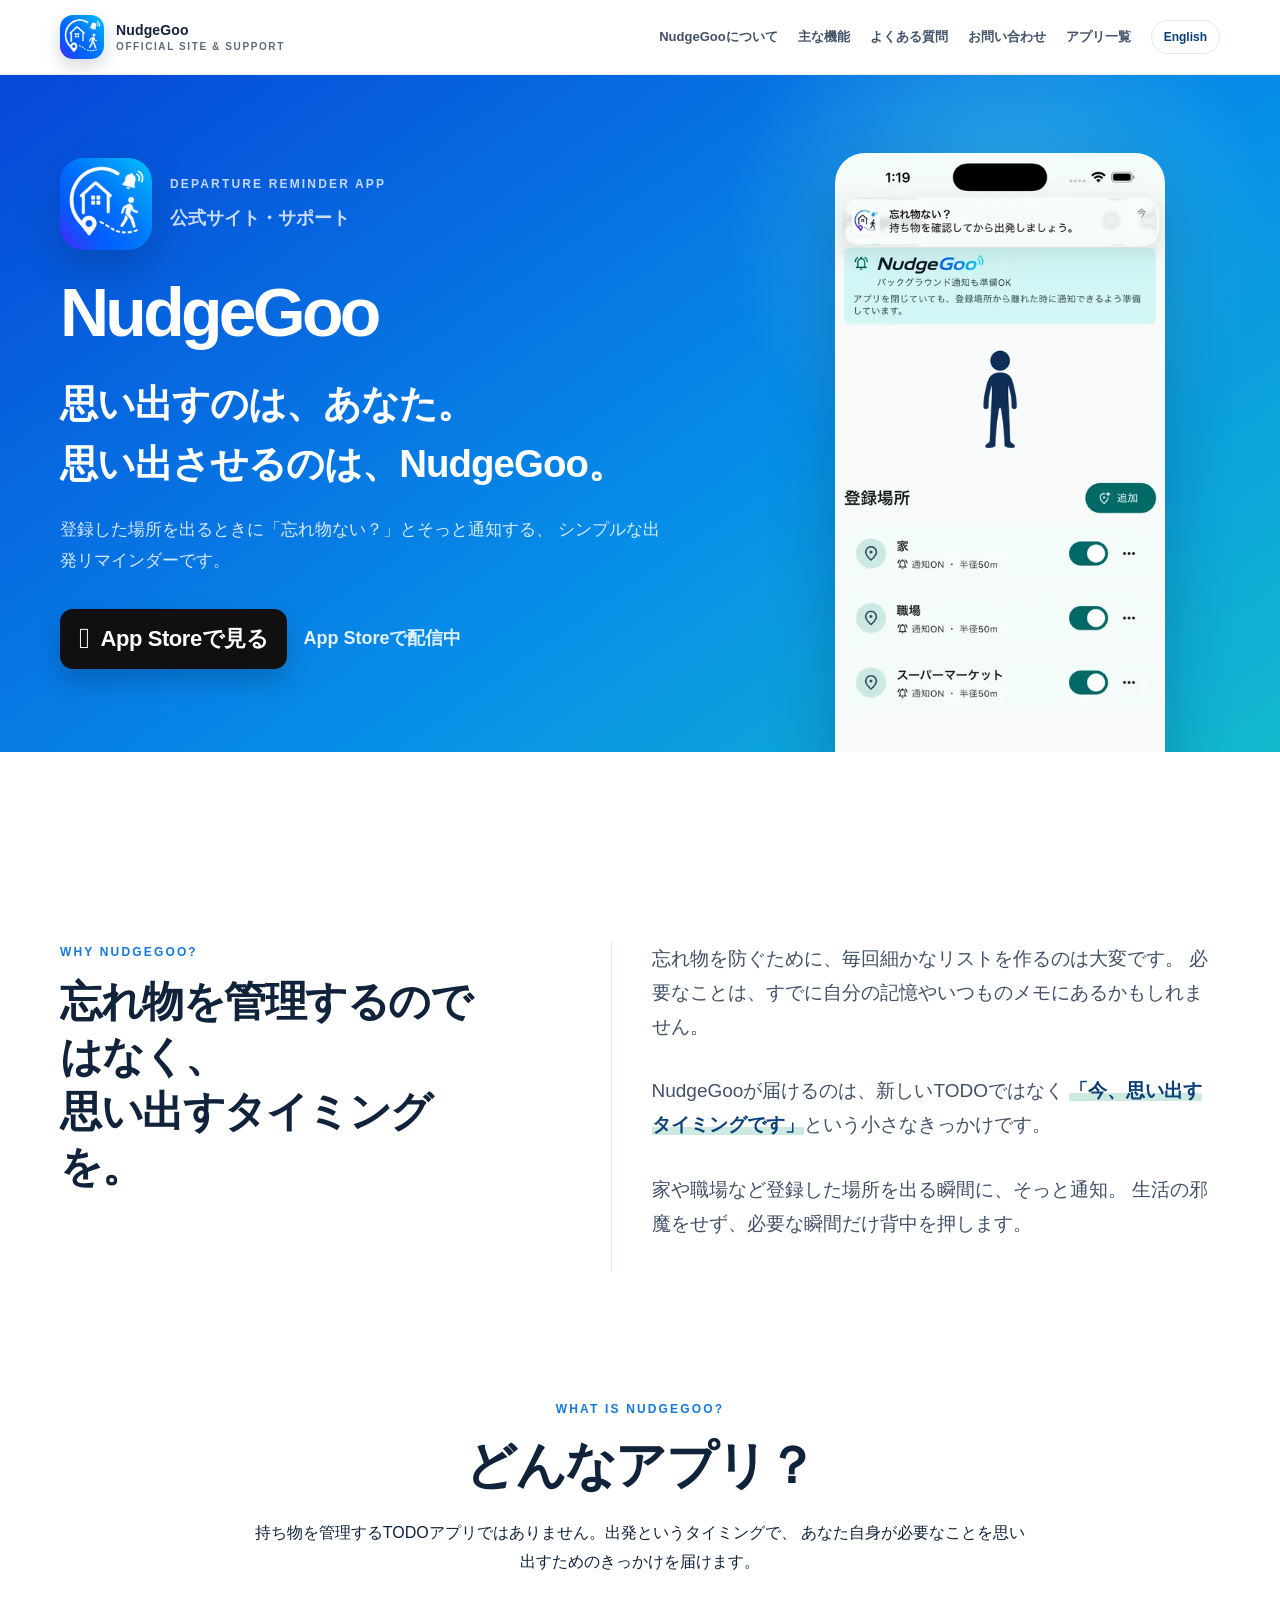
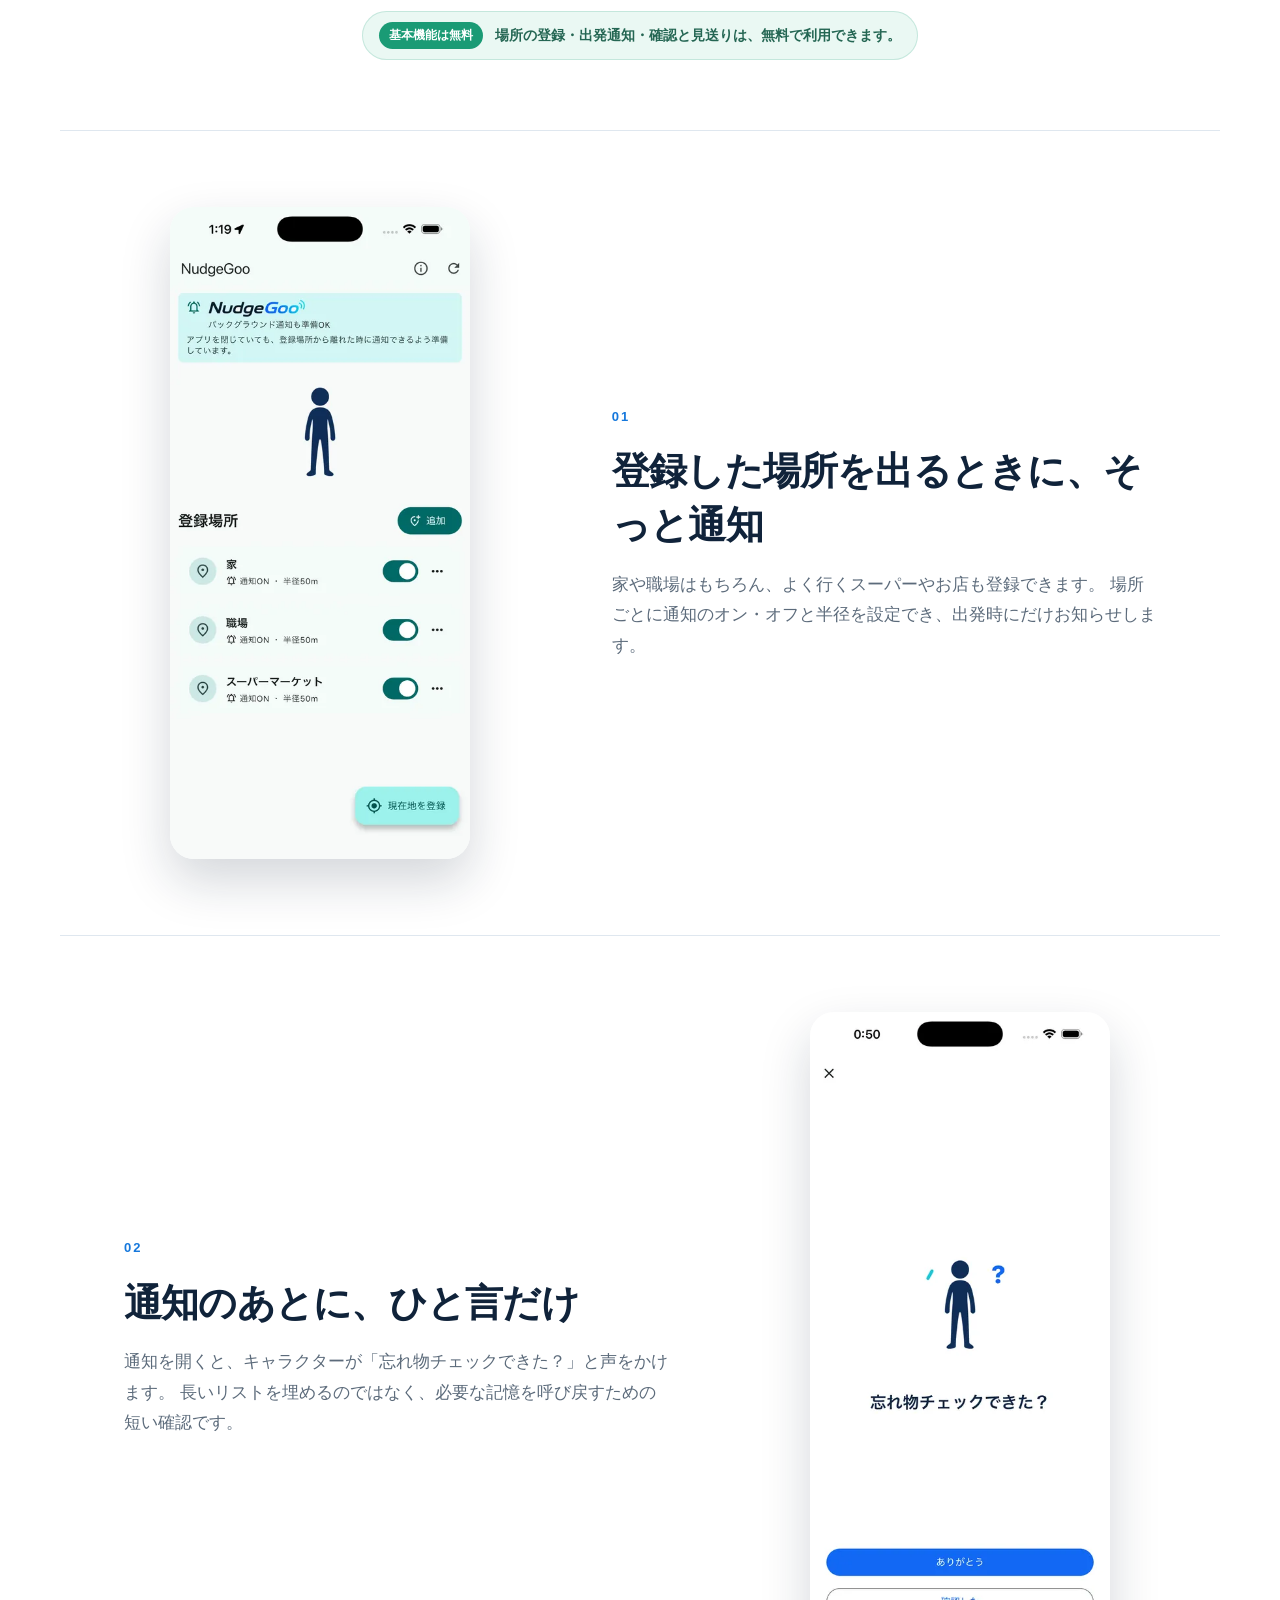
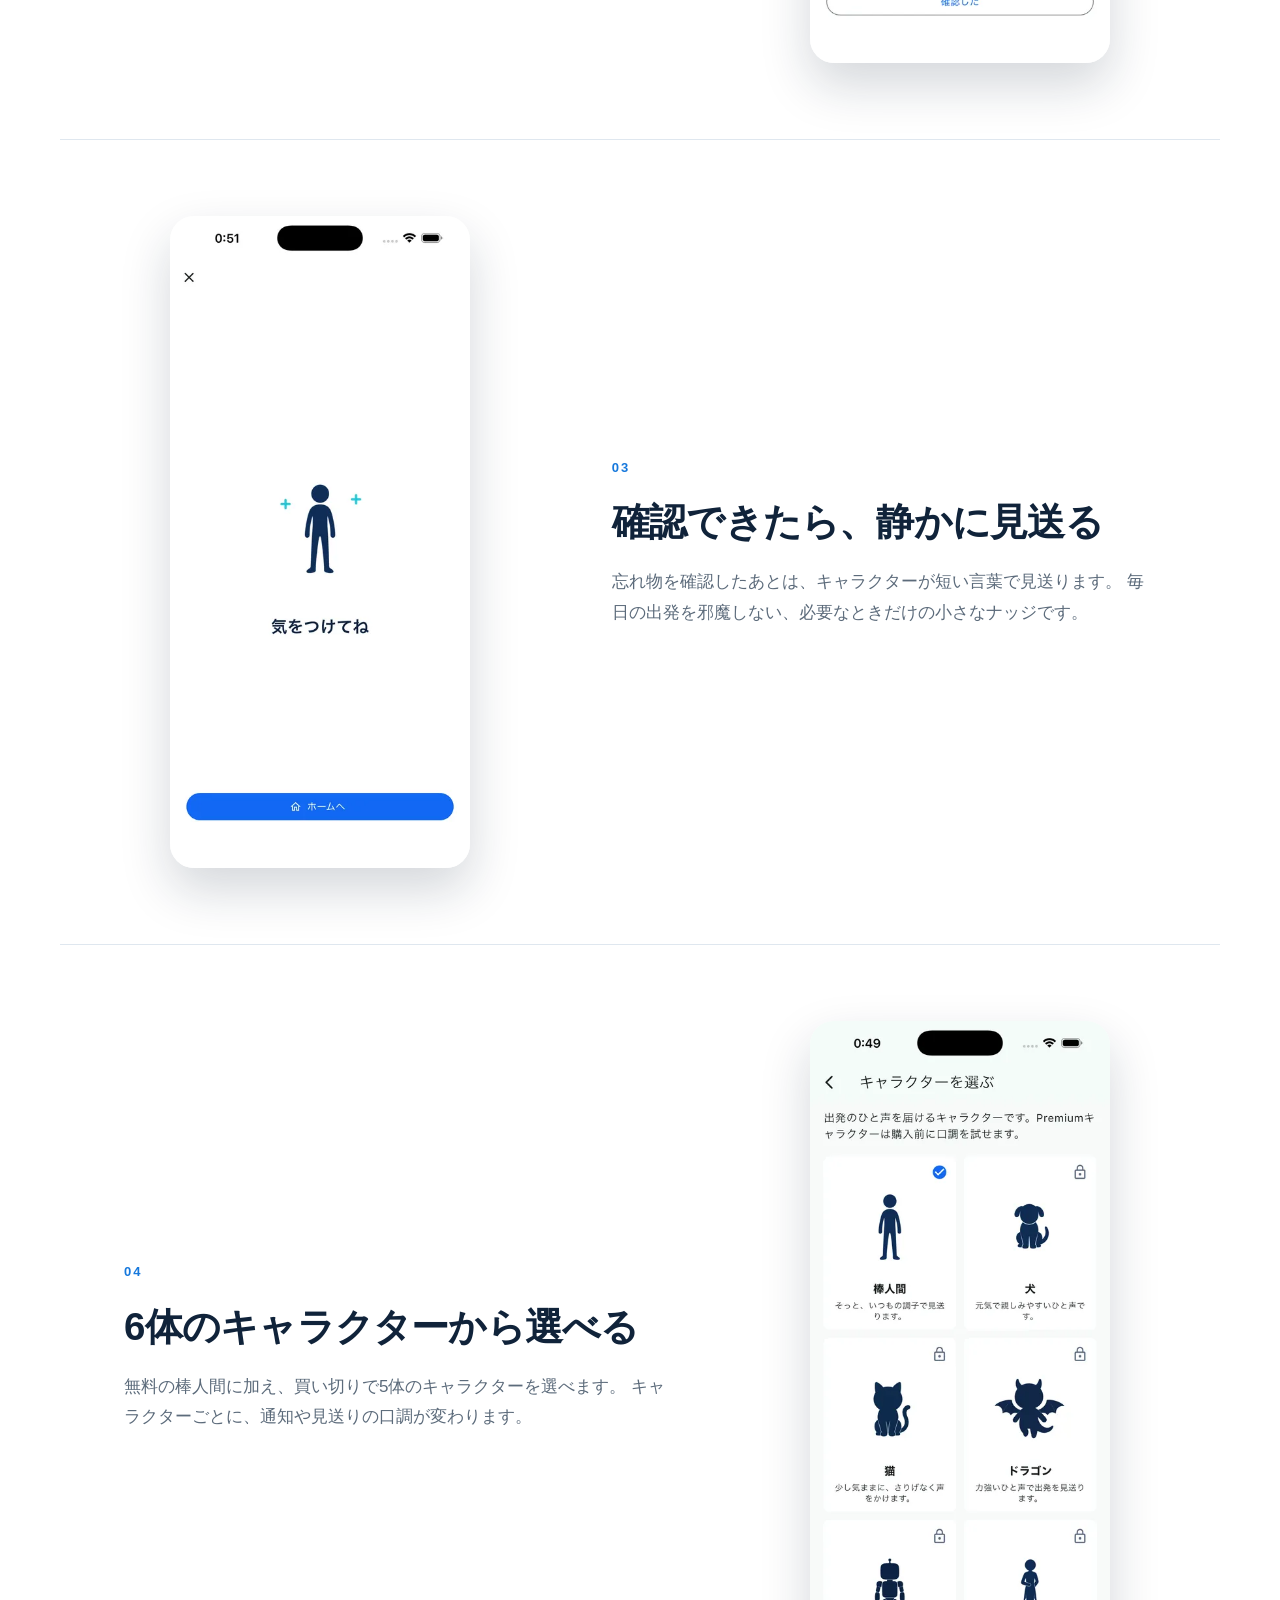
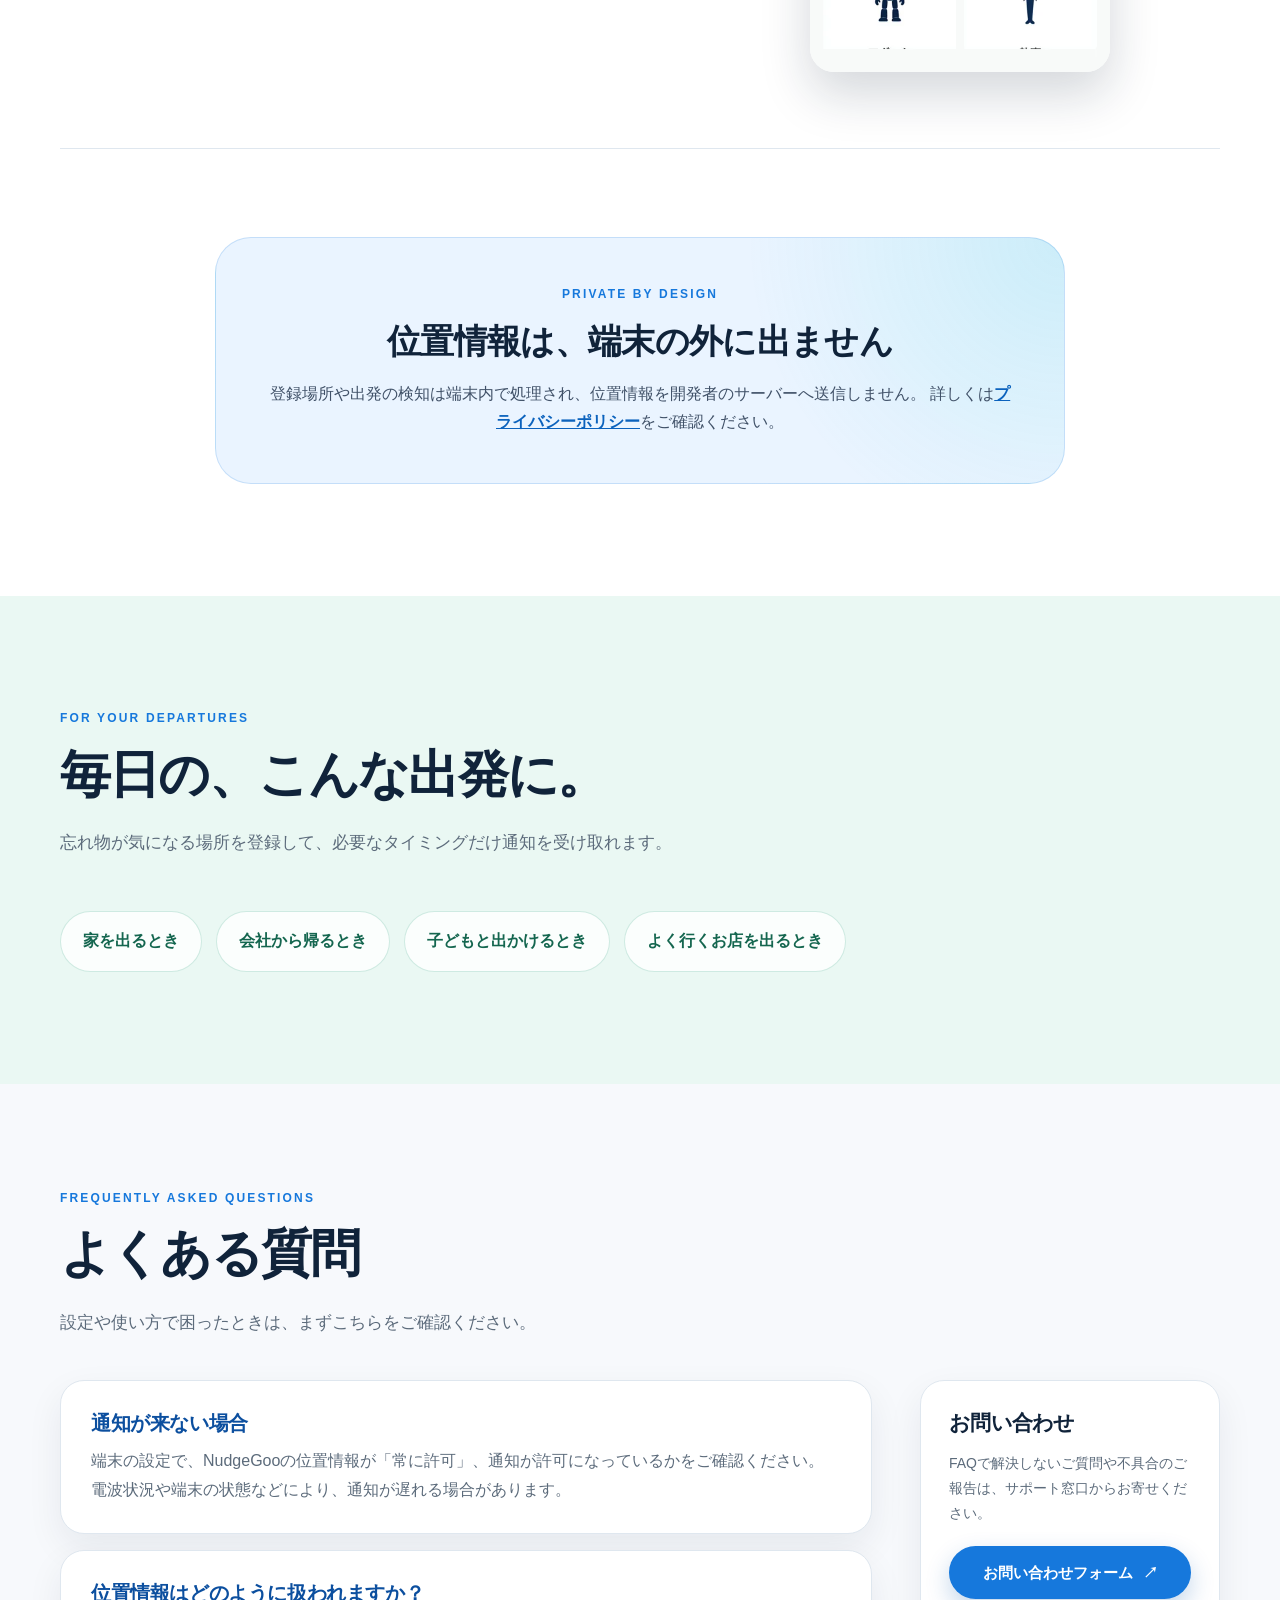
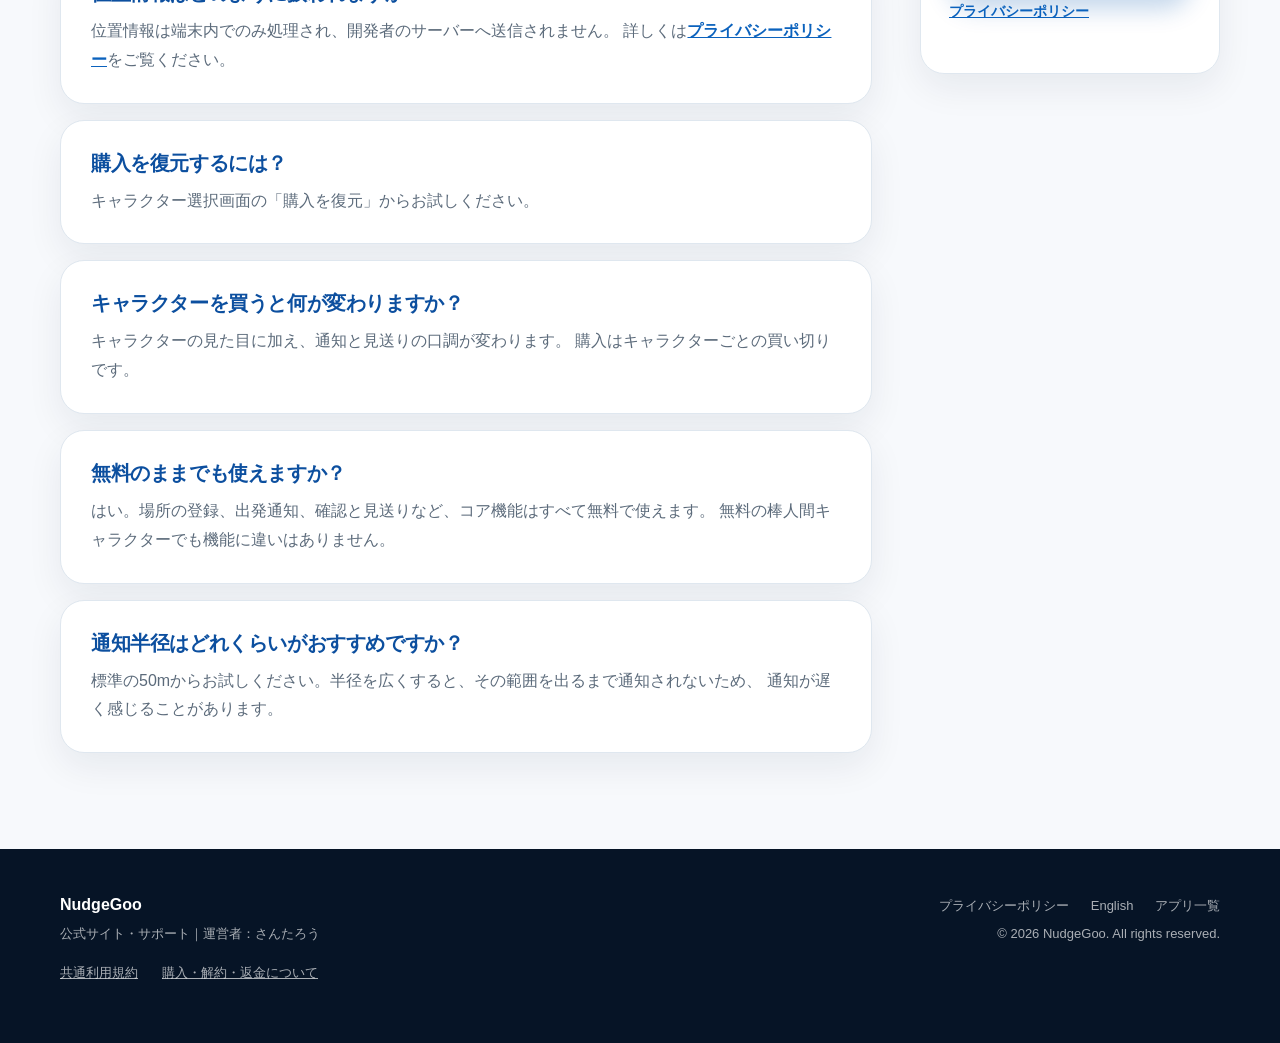
<file: nudgegoo/index.html>
<!doctype html>
<html lang="ja">
  <head>
    <meta charset="utf-8" />
    <meta name="viewport" content="width=device-width, initial-scale=1" />
    <meta name="theme-color" content="#087fe7" />
    <meta
      name="description"
      content="思い出すのは、あなた。思い出させるのは、NudgeGoo。登録した場所を出るときにそっと通知する出発リマインダーアプリの公式サイト・サポートです。"
    />
    <meta property="og:type" content="website" />
    <meta property="og:locale" content="ja_JP" />
    <meta property="og:site_name" content="NudgeGoo" />
    <meta property="og:title" content="NudgeGoo | 公式サイト・サポート" />
    <meta
      property="og:description"
      content="登録した場所を出るときに「忘れ物ない？」とそっと通知する出発リマインダーアプリ。"
    />
    <meta
      property="og:url"
      content="https://yysanta.github.io/support/nudgegoo/"
    />
    <meta
      property="og:image"
      content="https://yysanta.github.io/support/assets/images/nudgegoo-app-icon.png"
    />
    <meta property="og:image:width" content="256" />
    <meta property="og:image:height" content="256" />
    <meta property="og:image:alt" content="NudgeGooのアプリアイコン" />
    <meta name="twitter:card" content="summary" />
    <meta name="twitter:title" content="NudgeGoo | 公式サイト・サポート" />
    <meta
      name="twitter:description"
      content="出発の瞬間に、必要な記憶を呼び戻すきっかけを届けます。"
    />
    <meta
      name="twitter:image"
      content="https://yysanta.github.io/support/assets/images/nudgegoo-app-icon.png"
    />
    <title>NudgeGoo | 公式サイト・サポート</title>
    <link rel="alternate" hreflang="ja" href="https://yysanta.github.io/support/nudgegoo/" />
    <link rel="alternate" hreflang="en" href="https://yysanta.github.io/support/nudgegoo/en/" />
    <link rel="alternate" hreflang="x-default" href="https://yysanta.github.io/support/nudgegoo/" />
    <link rel="icon" type="image/png" href="../assets/images/nudgegoo-app-icon.png" />
    <link rel="apple-touch-icon" href="../assets/images/nudgegoo-app-icon.png" />
    <link rel="stylesheet" href="../assets/site.css" />
    <link
      rel="canonical"
      href="https://yysanta.github.io/support/nudgegoo/"
    />
  </head>
  <body class="nudgegoo-page">
    <a class="skip-link" href="#main-content">本文へ移動</a>

    <header class="site-header">
      <div class="container header-inner">
        <a class="brand" href="./" aria-label="NudgeGoo 公式サイト・サポートトップ">
          <img
            class="brand-mark"
            src="../assets/images/nudgegoo-app-icon.png"
            alt=""
            width="44"
            height="44"
          />
          <span>
            <span class="brand-name">NudgeGoo</span>
            <span class="brand-subtitle">Official Site &amp; Support</span>
          </span>
        </a>
        <nav class="header-nav" aria-label="メインナビゲーション">
          <a class="header-link" href="#story">NudgeGooについて</a>
          <a class="header-link" href="#features">主な機能</a>
          <a class="header-link" href="#faq">よくある質問</a>
          <a class="header-link" href="#contact">お問い合わせ</a>
          <a class="header-link" href="../">アプリ一覧</a>
          <a class="language-link" href="./en/" lang="en">English</a>
        </nav>
      </div>
    </header>

    <main id="main-content">
      <section class="app-support-hero nudgegoo-hero">
        <div class="container nudgegoo-hero-grid">
          <div class="nudgegoo-hero-copy">
            <div class="app-label">
              <img
                src="../assets/images/nudgegoo-app-icon.png"
                alt="NudgeGooのアプリアイコン"
                width="92"
                height="92"
              />
              <div>
                <p class="eyebrow">DEPARTURE REMINDER APP</p>
                <p>公式サイト・サポート</p>
              </div>
            </div>
            <h1>NudgeGoo</h1>
            <p class="nudgegoo-catch">
              思い出すのは、あなた。<br />
              思い出させるのは、NudgeGoo。
            </p>
            <p class="nudgegoo-hero-description">
              登録した場所を出るときに「忘れ物ない？」とそっと通知する、
              シンプルな出発リマインダーです。
            </p>
            <div class="nudgegoo-store-actions" aria-label="配信情報">
              <a
                class="app-store-button"
                href="https://apps.apple.com/jp/app/nudgegoo/id6792311038"
                target="_blank"
                rel="noopener noreferrer"
                aria-label="App StoreでNudgeGooを見る"
              >
                <span class="apple-mark" aria-hidden="true"></span>
                <strong>App Storeで見る</strong>
              </a>
              <p class="nudgegoo-store-note">App Storeで配信中</p>
            </div>
          </div>
          <figure class="nudgegoo-hero-visual">
            <img
              src="./images/home-notification.webp"
              alt="忘れ物確認の通知バナーが表示されたNudgeGooのホーム画面"
              width="460"
              height="999"
              loading="lazy"
            />
          </figure>
        </div>
      </section>

      <section class="nudgegoo-intro" id="story">
        <div class="container">
          <div class="story-layout">
            <div class="story-heading">
              <p class="eyebrow">WHY NUDGEGOO?</p>
              <h2>忘れ物を管理するのではなく、<br />思い出すタイミングを。</h2>
            </div>
            <div class="story-copy">
              <p>
                忘れ物を防ぐために、毎回細かなリストを作るのは大変です。
                必要なことは、すでに自分の記憶やいつものメモにあるかもしれません。
              </p>
              <p>
                NudgeGooが届けるのは、新しいTODOではなく
                <strong>「今、思い出すタイミングです」</strong>という小さなきっかけです。
              </p>
              <p>
                家や職場など登録した場所を出る瞬間に、そっと通知。
                生活の邪魔をせず、必要な瞬間だけ背中を押します。
              </p>
            </div>
          </div>

          <div class="section-heading nudgegoo-features-heading" id="features">
            <p class="eyebrow">WHAT IS NUDGEGOO?</p>
            <h2>どんなアプリ？</h2>
            <p>
              持ち物を管理するTODOアプリではありません。出発というタイミングで、
              あなた自身が必要なことを思い出すためのきっかけを届けます。
            </p>
            <p class="free-feature-note">
              <span>基本機能は無料</span>
              場所の登録・出発通知・確認と見送りは、無料で利用できます。
            </p>
          </div>

          <div class="nudgegoo-feature-list">
            <article class="nudgegoo-feature">
              <figure class="nudgegoo-screen">
                <img
                  src="./images/home-places.webp"
                  alt="家、職場、スーパーマーケットが登録されたNudgeGooの場所一覧画面"
                  width="460"
                  height="999"
                  loading="lazy"
                />
              </figure>
              <div class="nudgegoo-feature-copy">
                <p class="nudgegoo-feature-number">01</p>
                <h3>登録した場所を出るときに、そっと通知</h3>
                <p>
                  家や職場はもちろん、よく行くスーパーやお店も登録できます。
                  場所ごとに通知のオン・オフと半径を設定でき、出発時にだけお知らせします。
                </p>
              </div>
            </article>

            <article class="nudgegoo-feature">
              <figure class="nudgegoo-screen">
                <img
                  src="./images/check.webp"
                  alt="キャラクターが忘れ物を確認するNudgeGooの確認画面"
                  width="460"
                  height="999"
                  loading="lazy"
                />
              </figure>
              <div class="nudgegoo-feature-copy">
                <p class="nudgegoo-feature-number">02</p>
                <h3>通知のあとに、ひと言だけ</h3>
                <p>
                  通知を開くと、キャラクターが「忘れ物チェックできた？」と声をかけます。
                  長いリストを埋めるのではなく、必要な記憶を呼び戻すための短い確認です。
                </p>
              </div>
            </article>

            <article class="nudgegoo-feature">
              <figure class="nudgegoo-screen">
                <img
                  src="./images/farewell.webp"
                  alt="キャラクターが気をつけてねと見送るNudgeGooの見送り画面"
                  width="460"
                  height="999"
                  loading="lazy"
                />
              </figure>
              <div class="nudgegoo-feature-copy">
                <p class="nudgegoo-feature-number">03</p>
                <h3>確認できたら、静かに見送る</h3>
                <p>
                  忘れ物を確認したあとは、キャラクターが短い言葉で見送ります。
                  毎日の出発を邪魔しない、必要なときだけの小さなナッジです。
                </p>
              </div>
            </article>

            <article class="nudgegoo-feature">
              <figure class="nudgegoo-screen">
                <img
                  src="./images/characters.webp"
                  alt="棒人間、犬、猫、ドラゴン、ロボット、人型キャラクターから選べるNudgeGooのキャラクター選択画面"
                  width="460"
                  height="999"
                  loading="lazy"
                />
              </figure>
              <div class="nudgegoo-feature-copy">
                <p class="nudgegoo-feature-number">04</p>
                <h3>6体のキャラクターから選べる</h3>
                <p>
                  無料の棒人間に加え、買い切りで5体のキャラクターを選べます。
                  キャラクターごとに、通知や見送りの口調が変わります。
                </p>
              </div>
            </article>
          </div>

          <div class="nudgegoo-privacy-note">
            <p class="eyebrow">PRIVATE BY DESIGN</p>
            <h3>位置情報は、端末の外に出ません</h3>
            <p>
              登録場所や出発の検知は端末内で処理され、位置情報を開発者のサーバーへ送信しません。
              詳しくは<a href="./privacy/">プライバシーポリシー</a>をご確認ください。
            </p>
          </div>
        </div>
      </section>

      <section class="section audience-section">
        <div class="container">
          <div class="section-heading">
            <p class="eyebrow">FOR YOUR DEPARTURES</p>
            <h2>毎日の、こんな出発に。</h2>
            <p>忘れ物が気になる場所を登録して、必要なタイミングだけ通知を受け取れます。</p>
          </div>
          <ul class="audience-list">
            <li>家を出るとき</li>
            <li>会社から帰るとき</li>
            <li>子どもと出かけるとき</li>
            <li>よく行くお店を出るとき</li>
          </ul>
        </div>
      </section>

      <section class="app-support-section nudgegoo-support-section" id="faq">
        <div class="container">
          <div class="section-heading">
            <p class="eyebrow">FREQUENTLY ASKED QUESTIONS</p>
            <h2>よくある質問</h2>
            <p>設定や使い方で困ったときは、まずこちらをご確認ください。</p>
          </div>

          <div class="app-support-layout">
            <div class="faq-list">
              <article class="faq-item">
                <h3>通知が来ない場合</h3>
                <p>
                  端末の設定で、NudgeGooの位置情報が「常に許可」、通知が許可になっているかをご確認ください。
                  電波状況や端末の状態などにより、通知が遅れる場合があります。
                </p>
              </article>

              <article class="faq-item">
                <h3>位置情報はどのように扱われますか？</h3>
                <p>
                  位置情報は端末内でのみ処理され、開発者のサーバーへ送信されません。
                  詳しくは<a href="./privacy/">プライバシーポリシー</a>をご覧ください。
                </p>
              </article>

              <article class="faq-item">
                <h3>購入を復元するには？</h3>
                <p>
                  キャラクター選択画面の「購入を復元」からお試しください。
                </p>
              </article>

              <article class="faq-item">
                <h3>キャラクターを買うと何が変わりますか？</h3>
                <p>
                  キャラクターの見た目に加え、通知と見送りの口調が変わります。
                  購入はキャラクターごとの買い切りです。
                </p>
              </article>

              <article class="faq-item">
                <h3>無料のままでも使えますか？</h3>
                <p>
                  はい。場所の登録、出発通知、確認と見送りなど、コア機能はすべて無料で使えます。
                  無料の棒人間キャラクターでも機能に違いはありません。
                </p>
              </article>

              <article class="faq-item">
                <h3>通知半径はどれくらいがおすすめですか？</h3>
                <p>
                  標準の50mからお試しください。半径を広くすると、その範囲を出るまで通知されないため、
                  通知が遅く感じることがあります。
                </p>
              </article>
            </div>

            <aside class="app-support-aside" id="contact">
              <h2>お問い合わせ</h2>
              <p>
                FAQで解決しないご質問や不具合のご報告は、サポート窓口からお寄せください。
              </p>
              <a
                class="button button-primary"
                href="https://docs.google.com/forms/d/e/1FAIpQLSemjDUJmDAcUYIFsgdO8nDzGUlwOvpb1vKVYcUE190CWTXU6g/viewform?usp=publish-editor"
                target="_blank"
                rel="noopener noreferrer"
              >
                お問い合わせフォーム
                <span aria-hidden="true">↗</span>
              </a>
              <p><a href="./privacy/">プライバシーポリシー</a></p>
            </aside>
          </div>
        </div>
      </section>
    </main>

    <footer class="site-footer">
      <div class="container footer-inner">
        <div>
          <p class="footer-brand">NudgeGoo</p>
          <p>公式サイト・サポート｜運営者：さんたろう</p>
        </div>
        <div class="footer-meta">
          <a href="./privacy/">プライバシーポリシー</a>
          <a href="./en/" lang="en">English</a>
          <a href="../">アプリ一覧</a>
          <p lang="en">© 2026 NudgeGoo. All rights reserved.</p>
        </div>
      </div>
    <div class="container"><nav aria-label="規約・購入案内" style="display:flex;flex-wrap:wrap;gap:12px 24px;padding-block:16px"><a href="../terms/">共通利用規約</a><a href="../purchases/">購入・解約・返金について</a></nav></div>
</footer>
  </body>
</html>
</file>
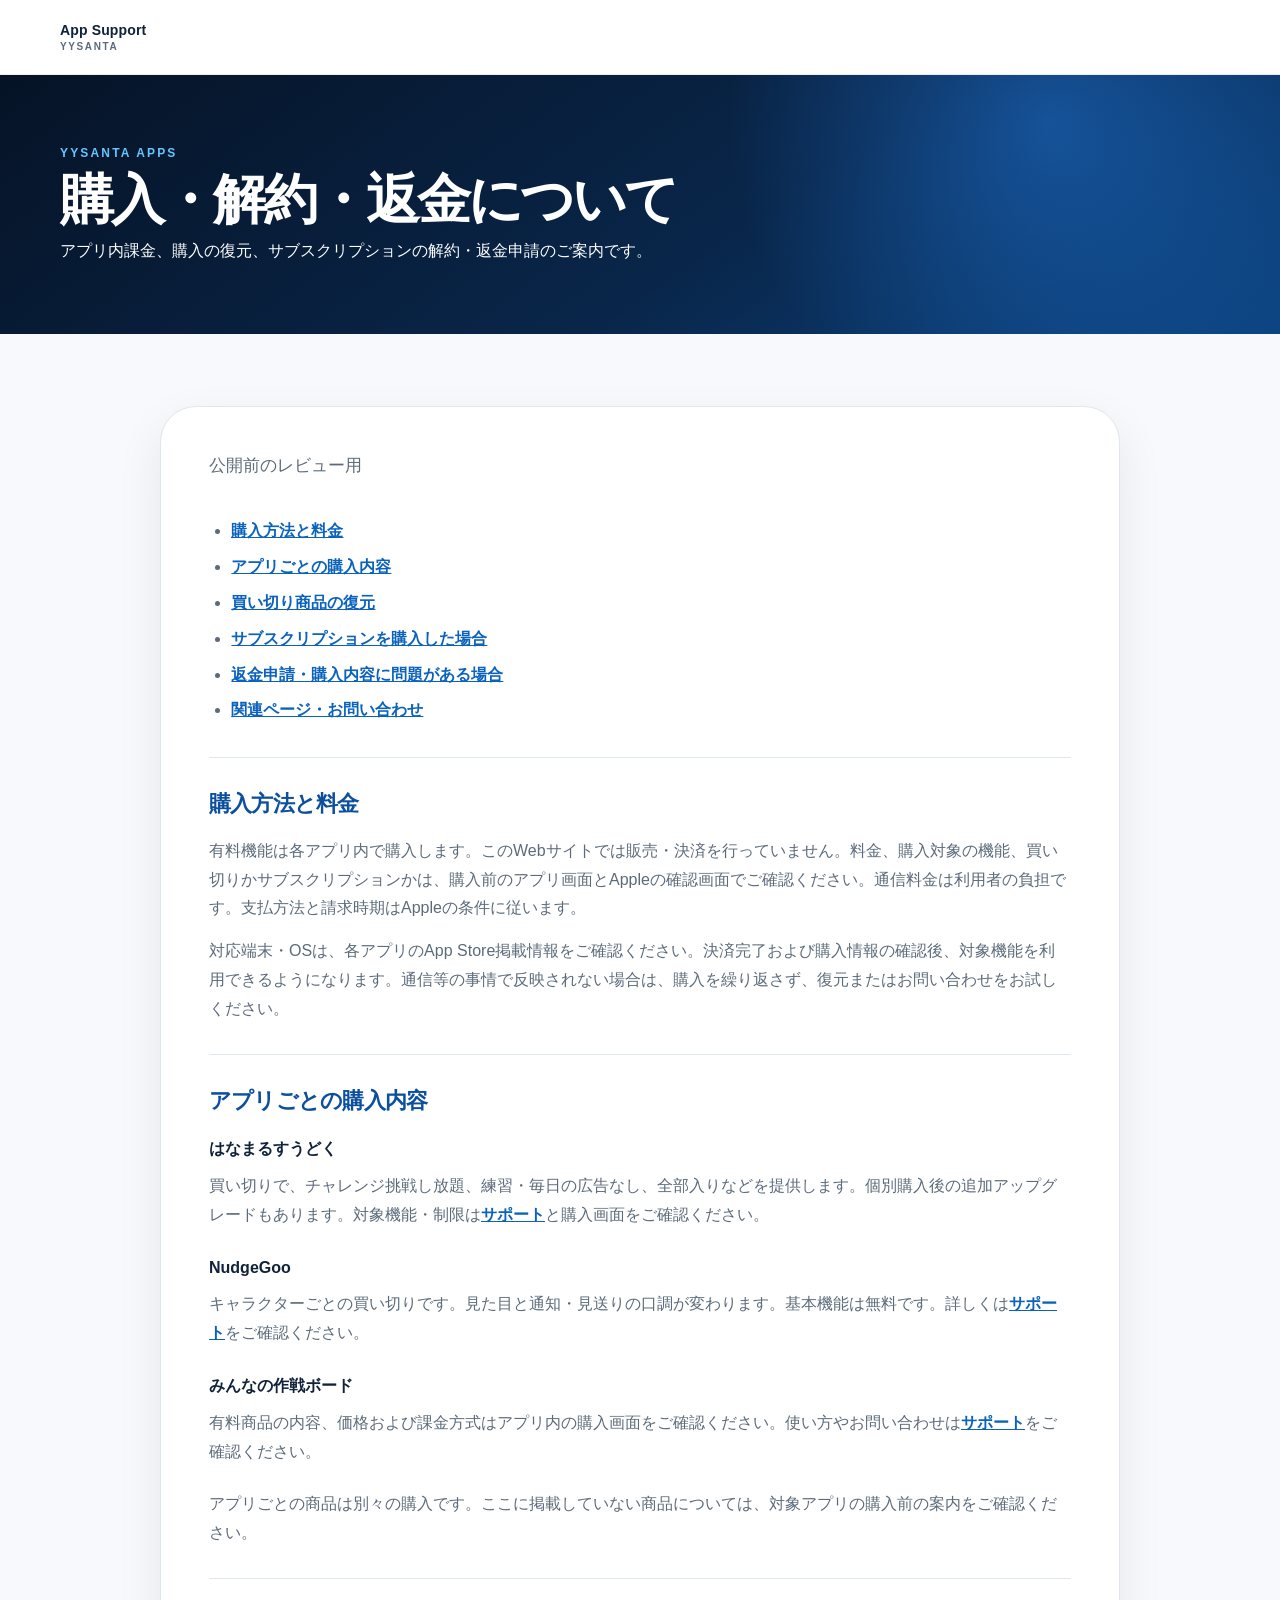
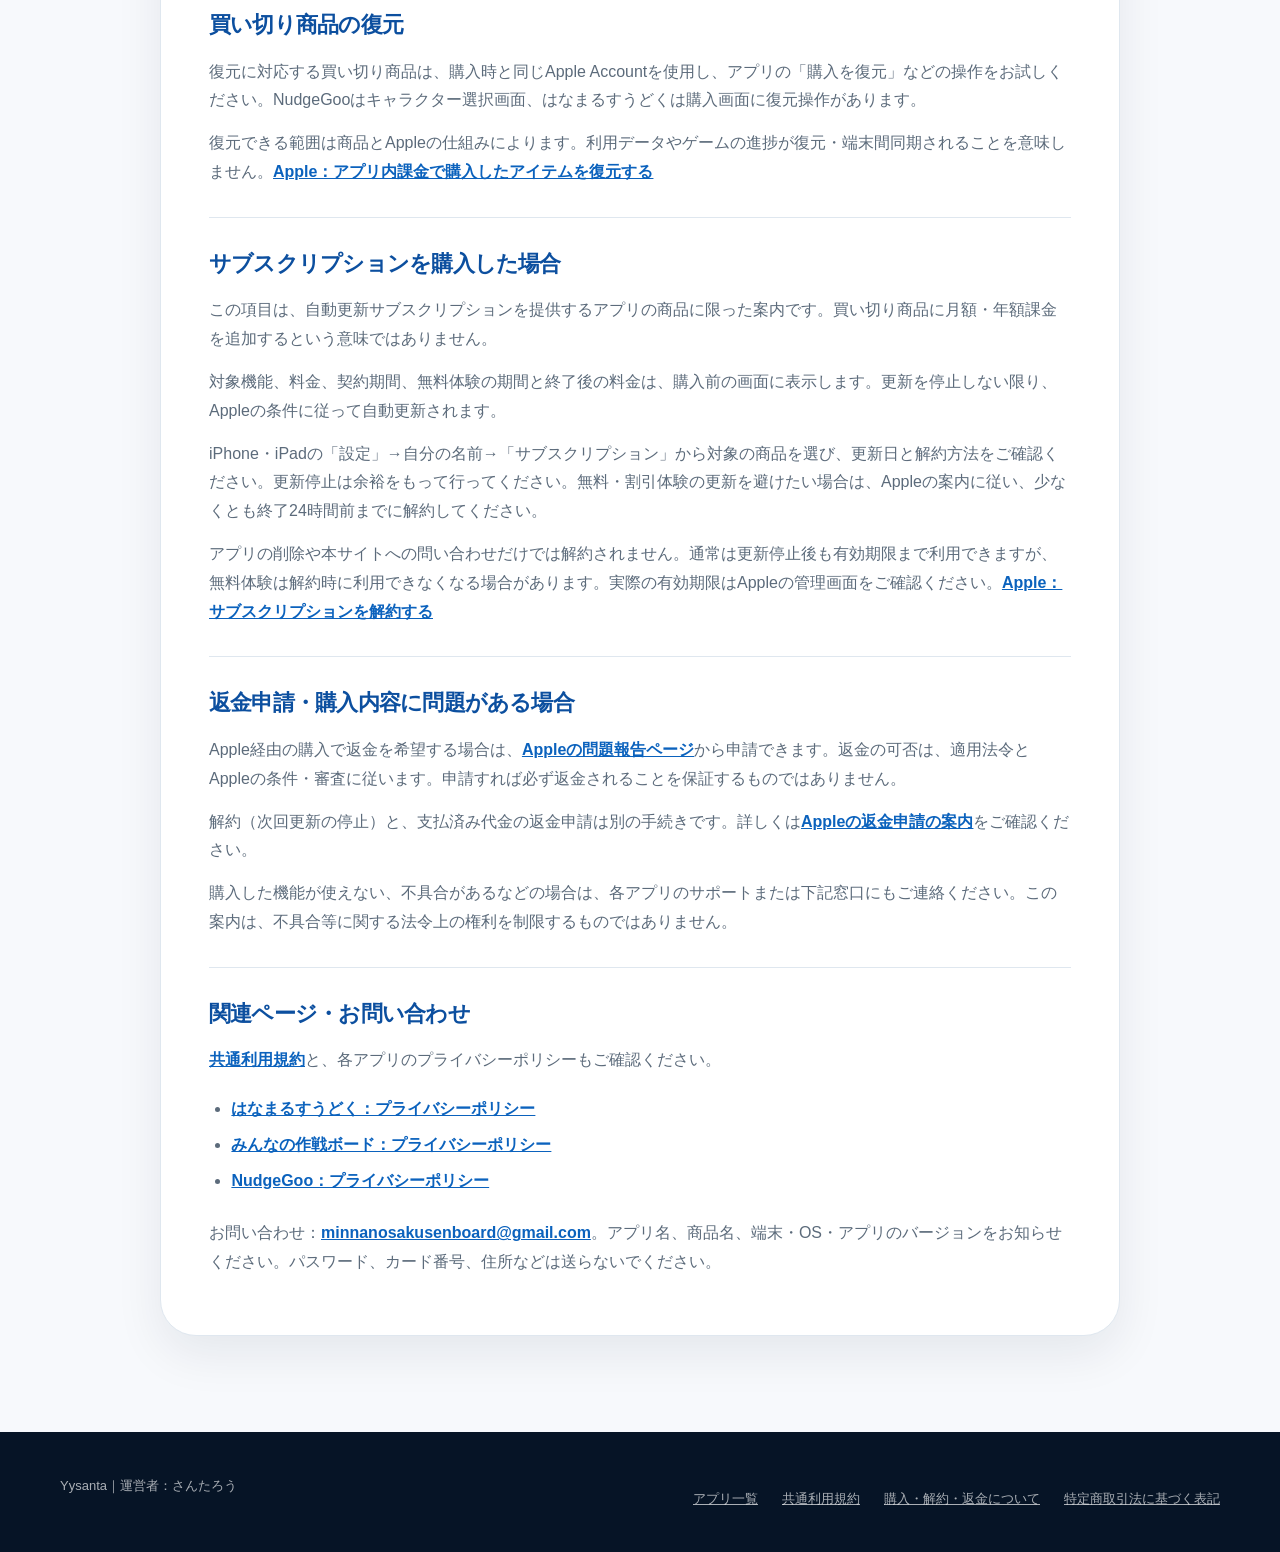
<file: purchases/index.html>
<!doctype html>
<html lang="ja">
<head>
<meta charset="utf-8">
<meta name="viewport" content="width=device-width, initial-scale=1">
<meta name="description" content="アプリ内課金、購入の復元、サブスクリプションの解約・返金申請のご案内です。">
<title>購入・解約・返金について | Yysanta</title>
<link rel="canonical" href="https://yysanta.github.io/support/purchases/">
<link rel="stylesheet" href="../assets/site.css">
<link rel="stylesheet" href="../assets/legal.css">
</head>
<body>
<a class="skip-link" href="#main-content">本文へ移動</a>
<header class="site-header"><div class="container header-inner"><a class="brand" href="../"><span><span class="brand-name">App Support</span><span class="brand-subtitle">Yysanta</span></span></a></div></header>
<main id="main-content">
<section class="privacy-hero"><div class="container"><p class="eyebrow">YYSANTA APPS</p><h1>購入・解約・返金について</h1><p>アプリ内課金、購入の復元、サブスクリプションの解約・返金申請のご案内です。</p></div></section>
<section class="privacy-section"><div class="container legal-layout"><article class="privacy-article">
<p>公開前のレビュー用</p>
<nav aria-label="目次"><ul><li><a href="#section-1">購入方法と料金</a></li><li><a href="#section-2">アプリごとの購入内容</a></li><li><a href="#section-3">買い切り商品の復元</a></li><li><a href="#section-4">サブスクリプションを購入した場合</a></li><li><a href="#section-5">返金申請・購入内容に問題がある場合</a></li><li><a href="#section-6">関連ページ・お問い合わせ</a></li></ul></nav>
<section id="section-1"><h2>購入方法と料金</h2><p>有料機能は各アプリ内で購入します。このWebサイトでは販売・決済を行っていません。料金、購入対象の機能、買い切りかサブスクリプションかは、購入前のアプリ画面とAppleの確認画面でご確認ください。通信料金は利用者の負担です。支払方法と請求時期はAppleの条件に従います。</p><p>対応端末・OSは、各アプリのApp Store掲載情報をご確認ください。決済完了および購入情報の確認後、対象機能を利用できるようになります。通信等の事情で反映されない場合は、購入を繰り返さず、復元またはお問い合わせをお試しください。</p></section>
<section id="section-2"><h2>アプリごとの購入内容</h2><dl><dt>はなまるすうどく</dt><dd>買い切りで、チャレンジ挑戦し放題、練習・毎日の広告なし、全部入りなどを提供します。個別購入後の追加アップグレードもあります。対象機能・制限は<a href="../hanamarusudoku/#support">サポート</a>と購入画面をご確認ください。</dd><dt>NudgeGoo</dt><dd>キャラクターごとの買い切りです。見た目と通知・見送りの口調が変わります。基本機能は無料です。詳しくは<a href="../nudgegoo/#faq">サポート</a>をご確認ください。</dd><dt>みんなの作戦ボード</dt><dd>有料商品の内容、価格および課金方式はアプリ内の購入画面をご確認ください。使い方やお問い合わせは<a href="../minnanosakusenboard/#support">サポート</a>をご確認ください。</dd></dl><p>アプリごとの商品は別々の購入です。ここに掲載していない商品については、対象アプリの購入前の案内をご確認ください。</p></section>
<section id="section-3"><h2>買い切り商品の復元</h2><p>復元に対応する買い切り商品は、購入時と同じApple Accountを使用し、アプリの「購入を復元」などの操作をお試しください。NudgeGooはキャラクター選択画面、はなまるすうどくは購入画面に復元操作があります。</p><p>復元できる範囲は商品とAppleの仕組みによります。利用データやゲームの進捗が復元・端末間同期されることを意味しません。<a href="https://support.apple.com/ja-jp/108096">Apple：アプリ内課金で購入したアイテムを復元する</a></p></section>
<section id="section-4"><h2>サブスクリプションを購入した場合</h2><p>この項目は、自動更新サブスクリプションを提供するアプリの商品に限った案内です。買い切り商品に月額・年額課金を追加するという意味ではありません。</p><p>対象機能、料金、契約期間、無料体験の期間と終了後の料金は、購入前の画面に表示します。更新を停止しない限り、Appleの条件に従って自動更新されます。</p><p>iPhone・iPadの「設定」→自分の名前→「サブスクリプション」から対象の商品を選び、更新日と解約方法をご確認ください。更新停止は余裕をもって行ってください。無料・割引体験の更新を避けたい場合は、Appleの案内に従い、少なくとも終了24時間前までに解約してください。</p><p>アプリの削除や本サイトへの問い合わせだけでは解約されません。通常は更新停止後も有効期限まで利用できますが、無料体験は解約時に利用できなくなる場合があります。実際の有効期限はAppleの管理画面をご確認ください。<a href="https://support.apple.com/ja-jp/118428">Apple：サブスクリプションを解約する</a></p></section>
<section id="section-5"><h2>返金申請・購入内容に問題がある場合</h2><p>Apple経由の購入で返金を希望する場合は、<a href="https://reportaproblem.apple.com/">Appleの問題報告ページ</a>から申請できます。返金の可否は、適用法令とAppleの条件・審査に従います。申請すれば必ず返金されることを保証するものではありません。</p><p>解約（次回更新の停止）と、支払済み代金の返金申請は別の手続きです。詳しくは<a href="https://support.apple.com/ja-jp/118223">Appleの返金申請の案内</a>をご確認ください。</p><p>購入した機能が使えない、不具合があるなどの場合は、各アプリのサポートまたは下記窓口にもご連絡ください。この案内は、不具合等に関する法令上の権利を制限するものではありません。</p></section>
<section id="section-6"><h2>関連ページ・お問い合わせ</h2><p><a href="../terms/">共通利用規約</a>と、各アプリのプライバシーポリシーもご確認ください。</p><ul><li><a href="../hanamarusudoku/privacy/">はなまるすうどく：プライバシーポリシー</a></li><li><a href="../minnanosakusenboard/privacy/">みんなの作戦ボード：プライバシーポリシー</a></li><li><a href="../nudgegoo/privacy/">NudgeGoo：プライバシーポリシー</a></li></ul><p>お問い合わせ：<a href="mailto:minnanosakusenboard@gmail.com">minnanosakusenboard@gmail.com</a>。アプリ名、商品名、端末・OS・アプリのバージョンをお知らせください。パスワード、カード番号、住所などは送らないでください。</p></section>
</article></div></section>
</main>
<footer class="site-footer"><div class="container footer-inner"><p>Yysanta｜運営者：さんたろう</p><nav class="legal-links" aria-label="規約・購入案内"><a href="../">アプリ一覧</a><a href="../terms/">共通利用規約</a><a href="../purchases/">購入・解約・返金について</a><a href="../legal/">特定商取引法に基づく表記</a></nav></div></footer>
</body></html>
</file>
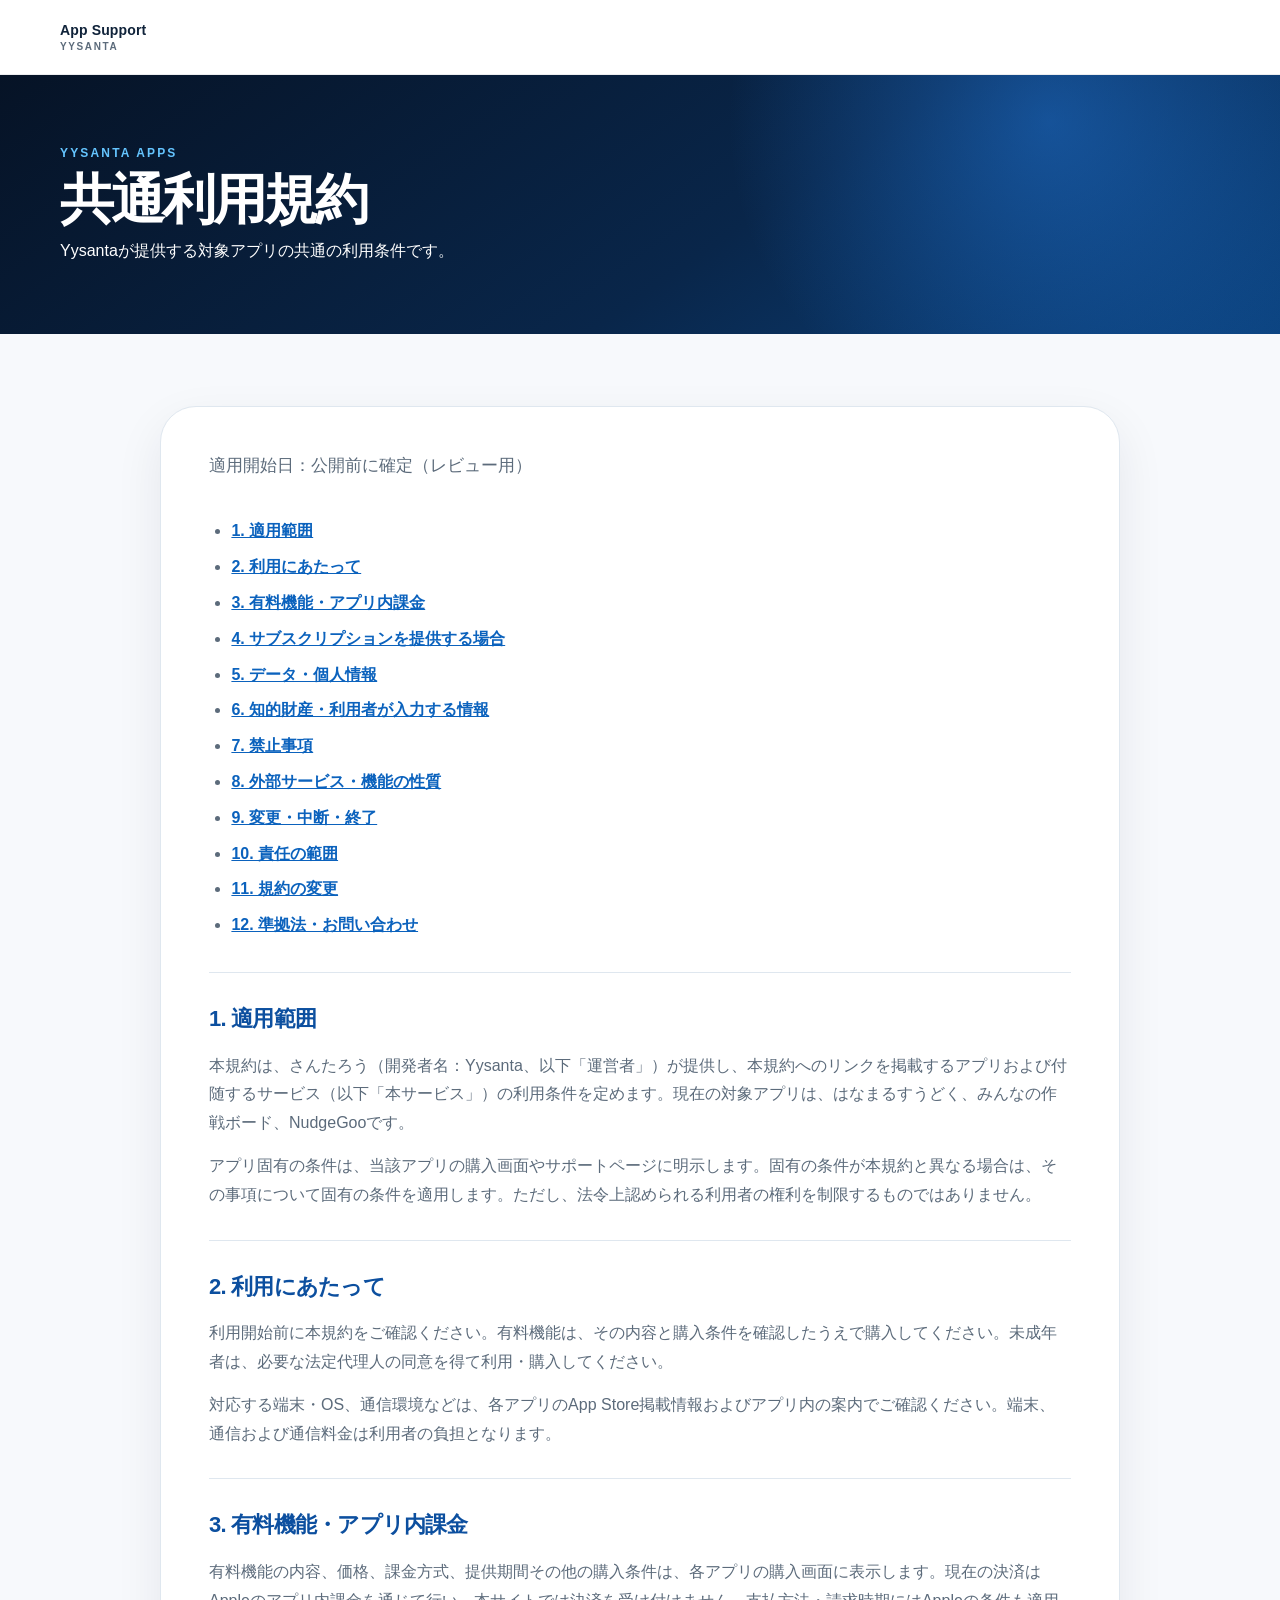
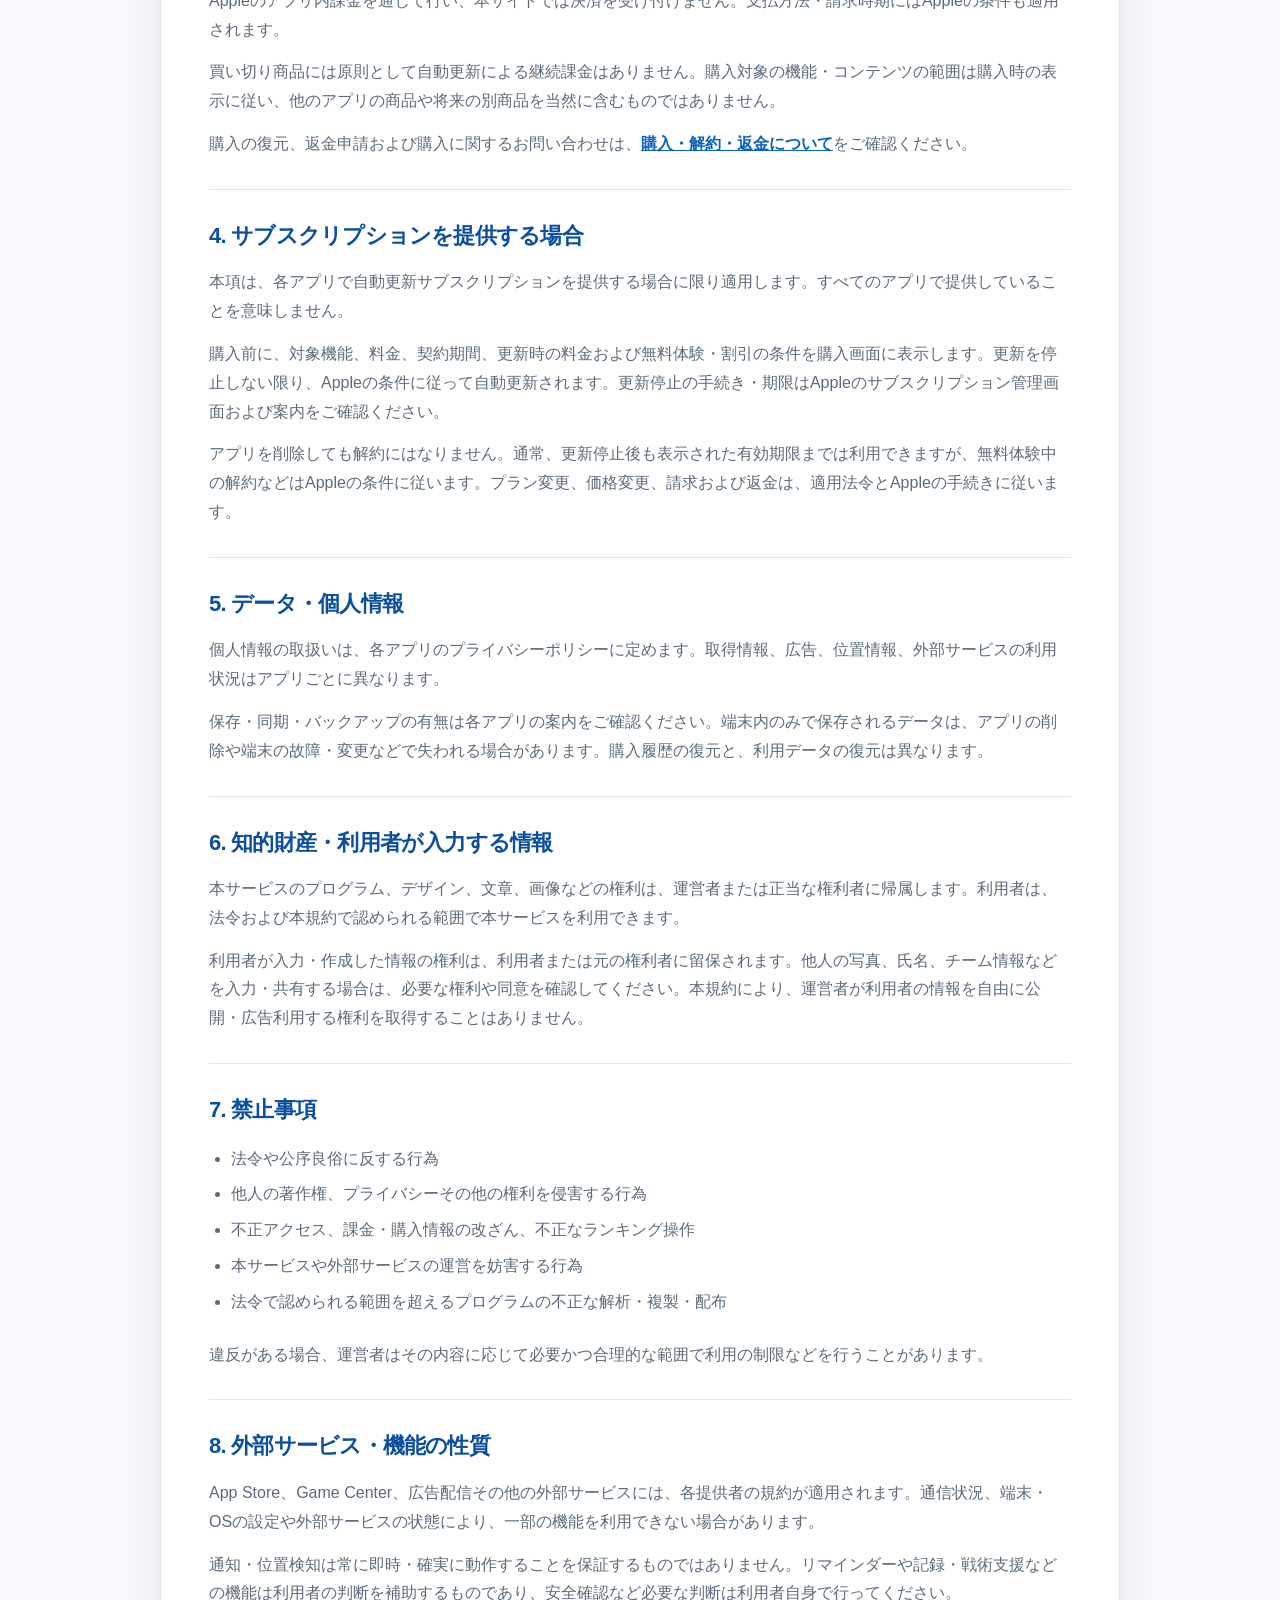
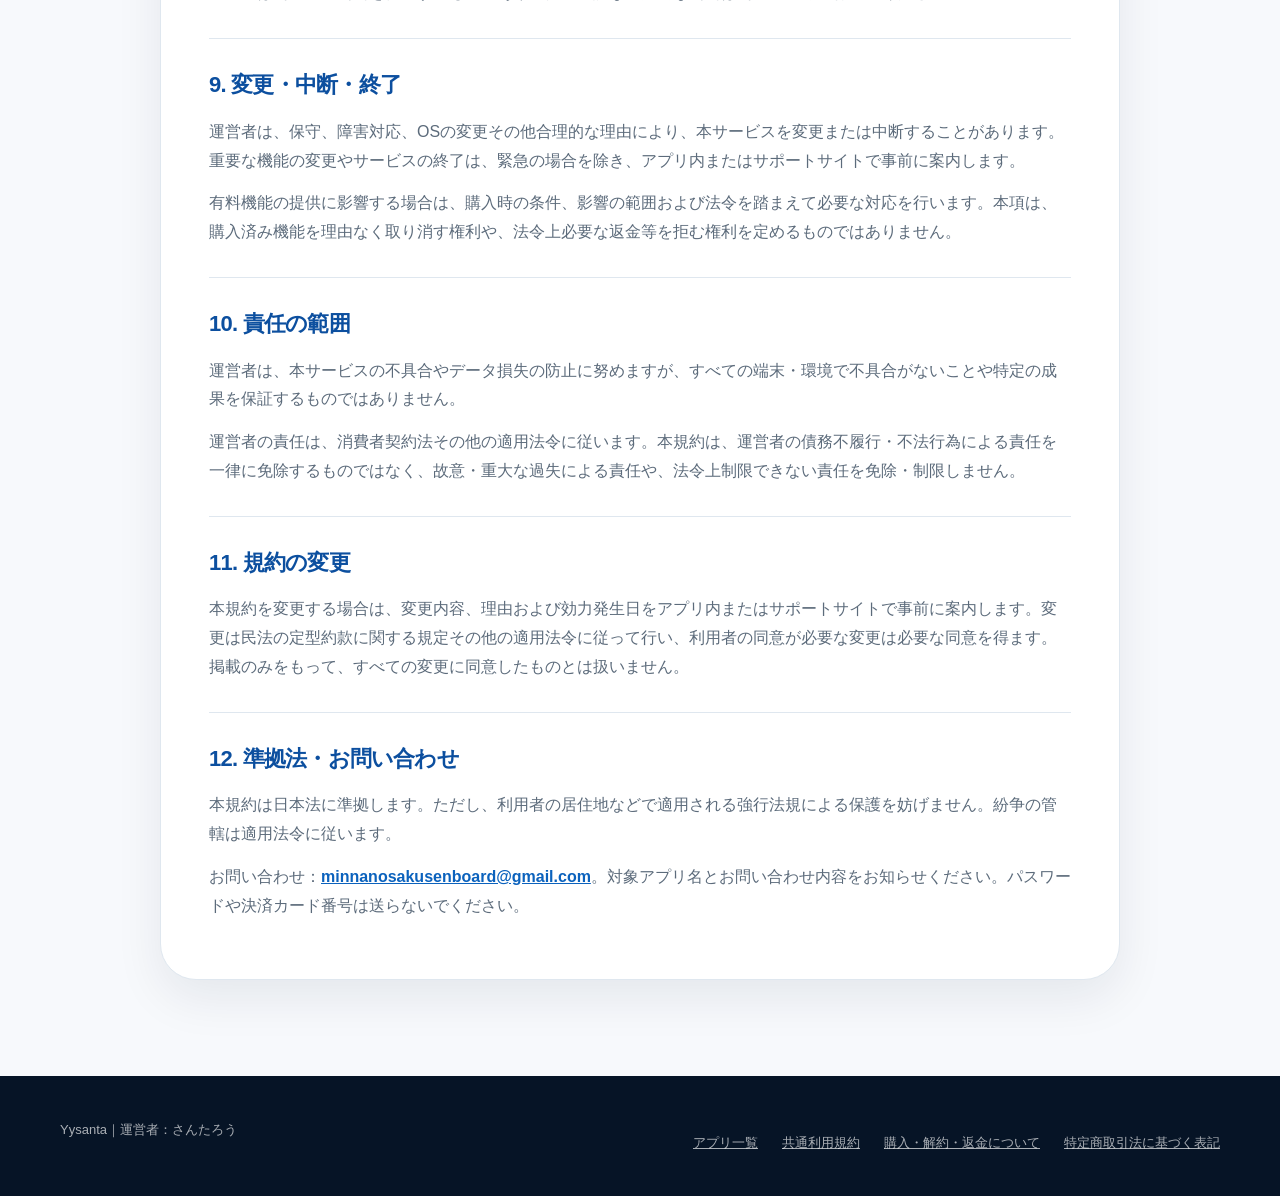
<file: terms/index.html>
<!doctype html>
<html lang="ja">
<head>
<meta charset="utf-8">
<meta name="viewport" content="width=device-width, initial-scale=1">
<meta name="description" content="Yysantaが提供する対象アプリの共通の利用条件です。">
<title>共通利用規約 | Yysanta</title>
<link rel="canonical" href="https://yysanta.github.io/support/terms/">
<link rel="stylesheet" href="../assets/site.css">
<link rel="stylesheet" href="../assets/legal.css">
</head>
<body>
<a class="skip-link" href="#main-content">本文へ移動</a>
<header class="site-header"><div class="container header-inner"><a class="brand" href="../"><span><span class="brand-name">App Support</span><span class="brand-subtitle">Yysanta</span></span></a></div></header>
<main id="main-content">
<section class="privacy-hero"><div class="container"><p class="eyebrow">YYSANTA APPS</p><h1>共通利用規約</h1><p>Yysantaが提供する対象アプリの共通の利用条件です。</p></div></section>
<section class="privacy-section"><div class="container legal-layout"><article class="privacy-article">
<p>適用開始日：公開前に確定（レビュー用）</p>
<nav aria-label="目次"><ul><li><a href="#section-1">1. 適用範囲</a></li><li><a href="#section-2">2. 利用にあたって</a></li><li><a href="#section-3">3. 有料機能・アプリ内課金</a></li><li><a href="#section-4">4. サブスクリプションを提供する場合</a></li><li><a href="#section-5">5. データ・個人情報</a></li><li><a href="#section-6">6. 知的財産・利用者が入力する情報</a></li><li><a href="#section-7">7. 禁止事項</a></li><li><a href="#section-8">8. 外部サービス・機能の性質</a></li><li><a href="#section-9">9. 変更・中断・終了</a></li><li><a href="#section-10">10. 責任の範囲</a></li><li><a href="#section-11">11. 規約の変更</a></li><li><a href="#section-12">12. 準拠法・お問い合わせ</a></li></ul></nav>
<section id="section-1"><h2>1. 適用範囲</h2><p>本規約は、さんたろう（開発者名：Yysanta、以下「運営者」）が提供し、本規約へのリンクを掲載するアプリおよび付随するサービス（以下「本サービス」）の利用条件を定めます。現在の対象アプリは、はなまるすうどく、みんなの作戦ボード、NudgeGooです。</p><p>アプリ固有の条件は、当該アプリの購入画面やサポートページに明示します。固有の条件が本規約と異なる場合は、その事項について固有の条件を適用します。ただし、法令上認められる利用者の権利を制限するものではありません。</p></section>
<section id="section-2"><h2>2. 利用にあたって</h2><p>利用開始前に本規約をご確認ください。有料機能は、その内容と購入条件を確認したうえで購入してください。未成年者は、必要な法定代理人の同意を得て利用・購入してください。</p><p>対応する端末・OS、通信環境などは、各アプリのApp Store掲載情報およびアプリ内の案内でご確認ください。端末、通信および通信料金は利用者の負担となります。</p></section>
<section id="section-3"><h2>3. 有料機能・アプリ内課金</h2><p>有料機能の内容、価格、課金方式、提供期間その他の購入条件は、各アプリの購入画面に表示します。現在の決済はAppleのアプリ内課金を通じて行い、本サイトでは決済を受け付けません。支払方法・請求時期にはAppleの条件も適用されます。</p><p>買い切り商品には原則として自動更新による継続課金はありません。購入対象の機能・コンテンツの範囲は購入時の表示に従い、他のアプリの商品や将来の別商品を当然に含むものではありません。</p><p>購入の復元、返金申請および購入に関するお問い合わせは、<a href="../purchases/">購入・解約・返金について</a>をご確認ください。</p></section>
<section id="section-4"><h2>4. サブスクリプションを提供する場合</h2><p>本項は、各アプリで自動更新サブスクリプションを提供する場合に限り適用します。すべてのアプリで提供していることを意味しません。</p><p>購入前に、対象機能、料金、契約期間、更新時の料金および無料体験・割引の条件を購入画面に表示します。更新を停止しない限り、Appleの条件に従って自動更新されます。更新停止の手続き・期限はAppleのサブスクリプション管理画面および案内をご確認ください。</p><p>アプリを削除しても解約にはなりません。通常、更新停止後も表示された有効期限までは利用できますが、無料体験中の解約などはAppleの条件に従います。プラン変更、価格変更、請求および返金は、適用法令とAppleの手続きに従います。</p></section>
<section id="section-5"><h2>5. データ・個人情報</h2><p>個人情報の取扱いは、各アプリのプライバシーポリシーに定めます。取得情報、広告、位置情報、外部サービスの利用状況はアプリごとに異なります。</p><p>保存・同期・バックアップの有無は各アプリの案内をご確認ください。端末内のみで保存されるデータは、アプリの削除や端末の故障・変更などで失われる場合があります。購入履歴の復元と、利用データの復元は異なります。</p></section>
<section id="section-6"><h2>6. 知的財産・利用者が入力する情報</h2><p>本サービスのプログラム、デザイン、文章、画像などの権利は、運営者または正当な権利者に帰属します。利用者は、法令および本規約で認められる範囲で本サービスを利用できます。</p><p>利用者が入力・作成した情報の権利は、利用者または元の権利者に留保されます。他人の写真、氏名、チーム情報などを入力・共有する場合は、必要な権利や同意を確認してください。本規約により、運営者が利用者の情報を自由に公開・広告利用する権利を取得することはありません。</p></section>
<section id="section-7"><h2>7. 禁止事項</h2><ul><li>法令や公序良俗に反する行為</li><li>他人の著作権、プライバシーその他の権利を侵害する行為</li><li>不正アクセス、課金・購入情報の改ざん、不正なランキング操作</li><li>本サービスや外部サービスの運営を妨害する行為</li><li>法令で認められる範囲を超えるプログラムの不正な解析・複製・配布</li></ul><p>違反がある場合、運営者はその内容に応じて必要かつ合理的な範囲で利用の制限などを行うことがあります。</p></section>
<section id="section-8"><h2>8. 外部サービス・機能の性質</h2><p>App Store、Game Center、広告配信その他の外部サービスには、各提供者の規約が適用されます。通信状況、端末・OSの設定や外部サービスの状態により、一部の機能を利用できない場合があります。</p><p>通知・位置検知は常に即時・確実に動作することを保証するものではありません。リマインダーや記録・戦術支援などの機能は利用者の判断を補助するものであり、安全確認など必要な判断は利用者自身で行ってください。</p></section>
<section id="section-9"><h2>9. 変更・中断・終了</h2><p>運営者は、保守、障害対応、OSの変更その他合理的な理由により、本サービスを変更または中断することがあります。重要な機能の変更やサービスの終了は、緊急の場合を除き、アプリ内またはサポートサイトで事前に案内します。</p><p>有料機能の提供に影響する場合は、購入時の条件、影響の範囲および法令を踏まえて必要な対応を行います。本項は、購入済み機能を理由なく取り消す権利や、法令上必要な返金等を拒む権利を定めるものではありません。</p></section>
<section id="section-10"><h2>10. 責任の範囲</h2><p>運営者は、本サービスの不具合やデータ損失の防止に努めますが、すべての端末・環境で不具合がないことや特定の成果を保証するものではありません。</p><p>運営者の責任は、消費者契約法その他の適用法令に従います。本規約は、運営者の債務不履行・不法行為による責任を一律に免除するものではなく、故意・重大な過失による責任や、法令上制限できない責任を免除・制限しません。</p></section>
<section id="section-11"><h2>11. 規約の変更</h2><p>本規約を変更する場合は、変更内容、理由および効力発生日をアプリ内またはサポートサイトで事前に案内します。変更は民法の定型約款に関する規定その他の適用法令に従って行い、利用者の同意が必要な変更は必要な同意を得ます。掲載のみをもって、すべての変更に同意したものとは扱いません。</p></section>
<section id="section-12"><h2>12. 準拠法・お問い合わせ</h2><p>本規約は日本法に準拠します。ただし、利用者の居住地などで適用される強行法規による保護を妨げません。紛争の管轄は適用法令に従います。</p><p>お問い合わせ：<a href="mailto:minnanosakusenboard@gmail.com">minnanosakusenboard@gmail.com</a>。対象アプリ名とお問い合わせ内容をお知らせください。パスワードや決済カード番号は送らないでください。</p></section>
</article></div></section>
</main>
<footer class="site-footer"><div class="container footer-inner"><p>Yysanta｜運営者：さんたろう</p><nav class="legal-links" aria-label="規約・購入案内"><a href="../">アプリ一覧</a><a href="../terms/">共通利用規約</a><a href="../purchases/">購入・解約・返金について</a><a href="../legal/">特定商取引法に基づく表記</a></nav></div></footer>
</body></html>
</file>
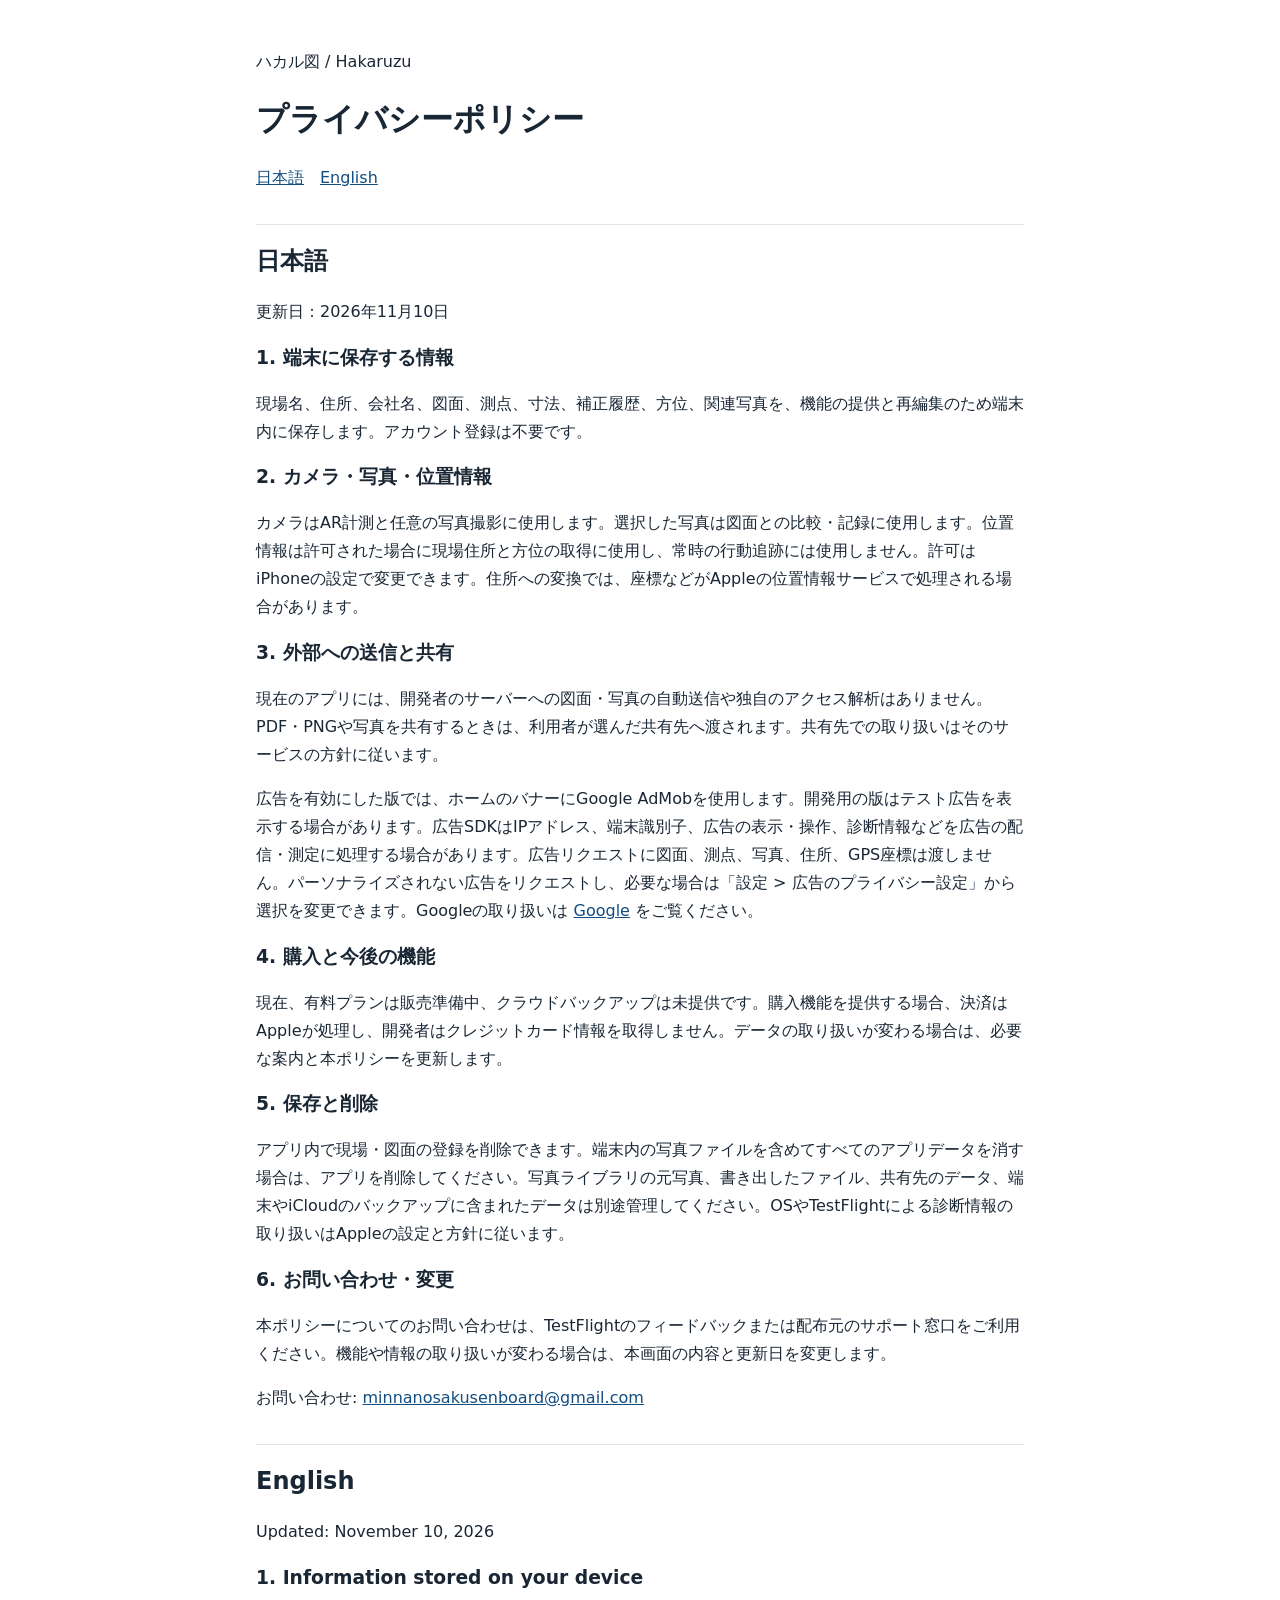
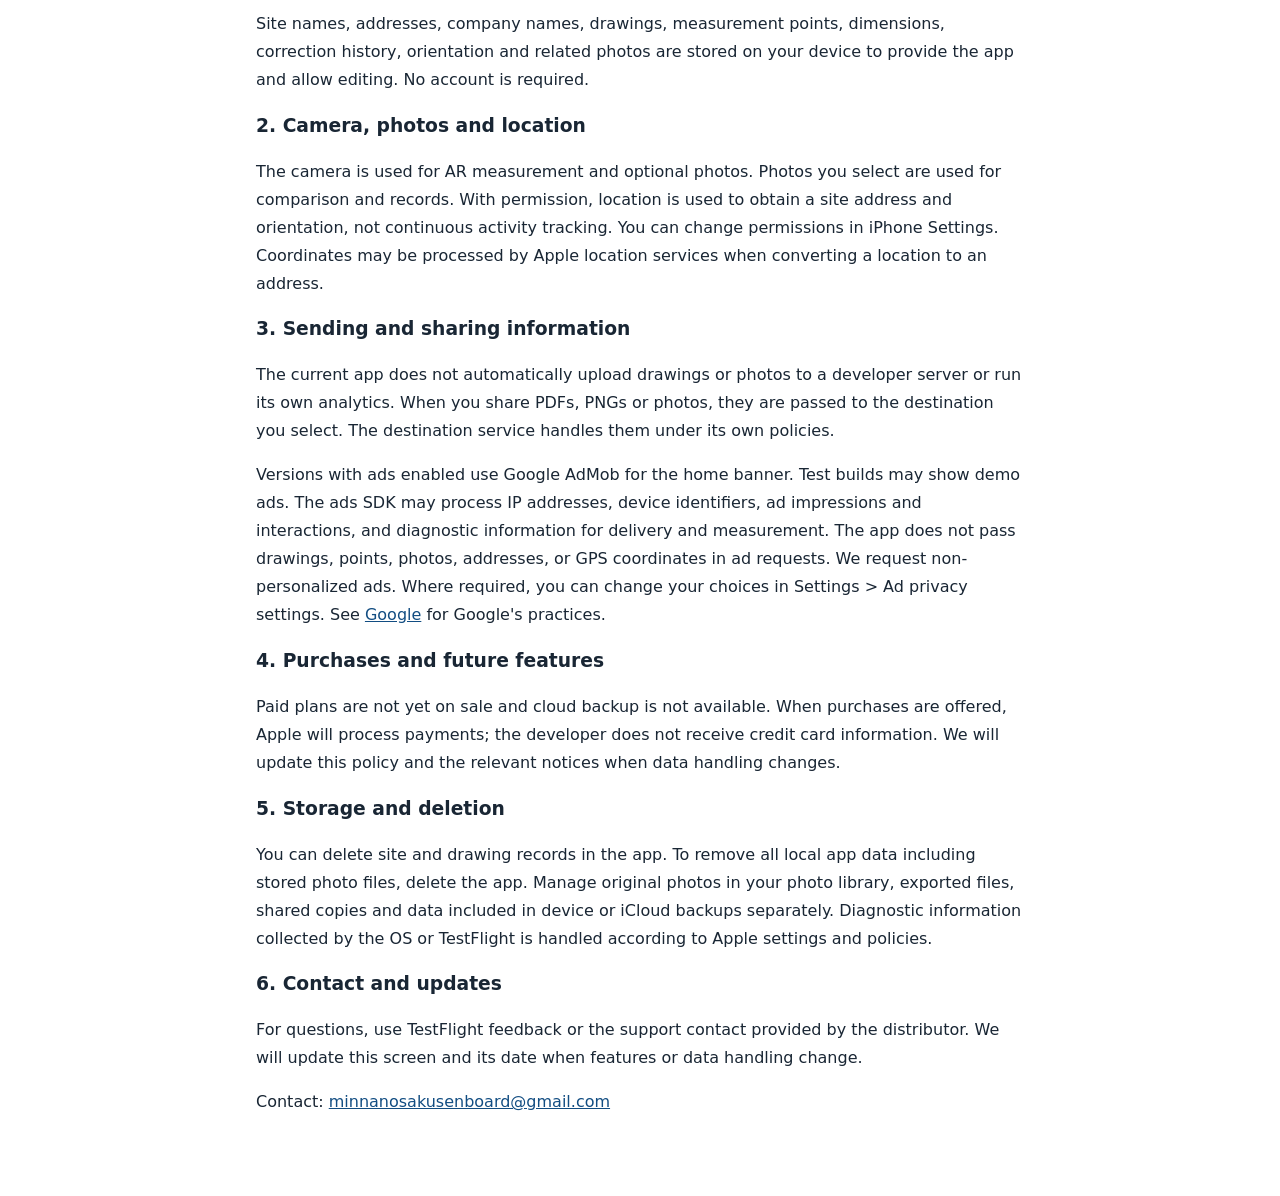
<file: hakaruzu/privacy/index.html>
<!doctype html><html lang="ja"><head><meta charset="utf-8"><meta name="viewport" content="width=device-width, initial-scale=1"><title>ハカル図 | プライバシーポリシー</title><style>body{margin:0;background:#fff;color:#192634;font:1rem/1.75 system-ui,sans-serif}main{max-width:48rem;margin:auto;padding:2rem 1.25rem 4rem}nav{display:flex;gap:1rem}section{border-top:1px solid #dce4ec;margin-top:2rem}a{color:#124d82;overflow-wrap:anywhere}h1,h2,h3{line-height:1.4}</style></head><body><main><header><p>ハカル図 / Hakaruzu</p><h1>プライバシーポリシー</h1><nav aria-label="Languages"><a href="#ja">日本語</a><a href="#en" lang="en">English</a></nav></header><section id="ja" lang="ja"><h2>日本語</h2><p>更新日：2026年11月10日</p><h3>1. 端末に保存する情報</h3><p>現場名、住所、会社名、図面、測点、寸法、補正履歴、方位、関連写真を、機能の提供と再編集のため端末内に保存します。アカウント登録は不要です。</p><h3>2. カメラ・写真・位置情報</h3><p>カメラはAR計測と任意の写真撮影に使用します。選択した写真は図面との比較・記録に使用します。位置情報は許可された場合に現場住所と方位の取得に使用し、常時の行動追跡には使用しません。許可はiPhoneの設定で変更できます。住所への変換では、座標などがAppleの位置情報サービスで処理される場合があります。</p><h3>3. 外部への送信と共有</h3><p>現在のアプリには、開発者のサーバーへの図面・写真の自動送信や独自のアクセス解析はありません。PDF・PNGや写真を共有するときは、利用者が選んだ共有先へ渡されます。共有先での取り扱いはそのサービスの方針に従います。</p><p>広告を有効にした版では、ホームのバナーにGoogle AdMobを使用します。開発用の版はテスト広告を表示する場合があります。広告SDKはIPアドレス、端末識別子、広告の表示・操作、診断情報などを広告の配信・測定に処理する場合があります。広告リクエストに図面、測点、写真、住所、GPS座標は渡しません。パーソナライズされない広告をリクエストし、必要な場合は「設定 &gt; 広告のプライバシー設定」から選択を変更できます。Googleの取り扱いは <a href="https://policies.google.com/technologies/partner-sites">Google</a> をご覧ください。</p><h3>4. 購入と今後の機能</h3><p>現在、有料プランは販売準備中、クラウドバックアップは未提供です。購入機能を提供する場合、決済はAppleが処理し、開発者はクレジットカード情報を取得しません。データの取り扱いが変わる場合は、必要な案内と本ポリシーを更新します。</p><h3>5. 保存と削除</h3><p>アプリ内で現場・図面の登録を削除できます。端末内の写真ファイルを含めてすべてのアプリデータを消す場合は、アプリを削除してください。写真ライブラリの元写真、書き出したファイル、共有先のデータ、端末やiCloudのバックアップに含まれたデータは別途管理してください。OSやTestFlightによる診断情報の取り扱いはAppleの設定と方針に従います。</p><h3>6. お問い合わせ・変更</h3><p>本ポリシーについてのお問い合わせは、TestFlightのフィードバックまたは配布元のサポート窓口をご利用ください。機能や情報の取り扱いが変わる場合は、本画面の内容と更新日を変更します。</p><p>お問い合わせ: <a href="mailto:minnanosakusenboard@gmail.com?subject=Hakaruzu%20Support">minnanosakusenboard@gmail.com</a></p></section><section id="en" lang="en"><h2>English</h2><p>Updated: November 10, 2026</p><h3>1. Information stored on your device</h3><p>Site names, addresses, company names, drawings, measurement points, dimensions, correction history, orientation and related photos are stored on your device to provide the app and allow editing. No account is required.</p><h3>2. Camera, photos and location</h3><p>The camera is used for AR measurement and optional photos. Photos you select are used for comparison and records. With permission, location is used to obtain a site address and orientation, not continuous activity tracking. You can change permissions in iPhone Settings. Coordinates may be processed by Apple location services when converting a location to an address.</p><h3>3. Sending and sharing information</h3><p>The current app does not automatically upload drawings or photos to a developer server or run its own analytics. When you share PDFs, PNGs or photos, they are passed to the destination you select. The destination service handles them under its own policies.</p><p>Versions with ads enabled use Google AdMob for the home banner. Test builds may show demo ads. The ads SDK may process IP addresses, device identifiers, ad impressions and interactions, and diagnostic information for delivery and measurement. The app does not pass drawings, points, photos, addresses, or GPS coordinates in ad requests. We request non-personalized ads. Where required, you can change your choices in Settings &gt; Ad privacy settings. See <a href="https://policies.google.com/technologies/partner-sites">Google</a> for Google&#x27;s practices.</p><h3>4. Purchases and future features</h3><p>Paid plans are not yet on sale and cloud backup is not available. When purchases are offered, Apple will process payments; the developer does not receive credit card information. We will update this policy and the relevant notices when data handling changes.</p><h3>5. Storage and deletion</h3><p>You can delete site and drawing records in the app. To remove all local app data including stored photo files, delete the app. Manage original photos in your photo library, exported files, shared copies and data included in device or iCloud backups separately. Diagnostic information collected by the OS or TestFlight is handled according to Apple settings and policies.</p><h3>6. Contact and updates</h3><p>For questions, use TestFlight feedback or the support contact provided by the distributor. We will update this screen and its date when features or data handling change.</p><p>Contact: <a href="mailto:minnanosakusenboard@gmail.com?subject=Hakaruzu%20Support">minnanosakusenboard@gmail.com</a></p></section></main></body></html>
</file>
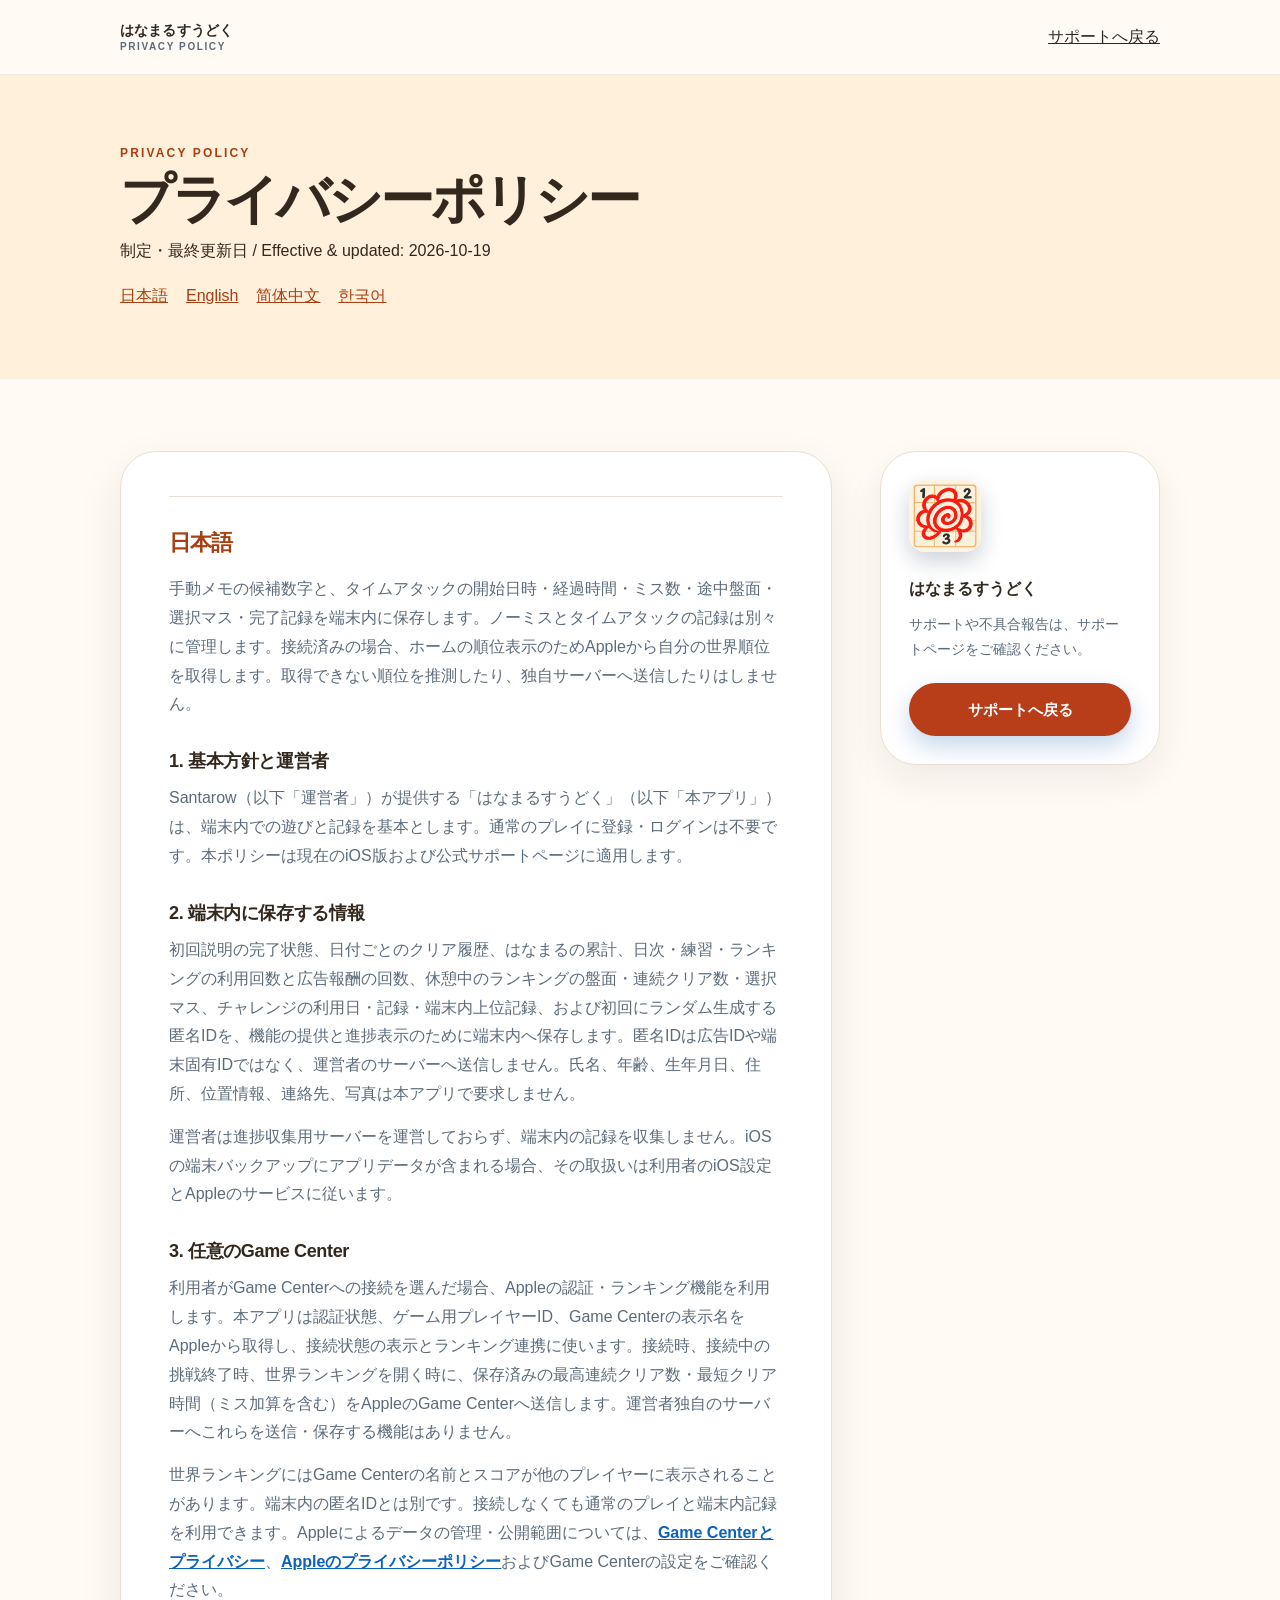
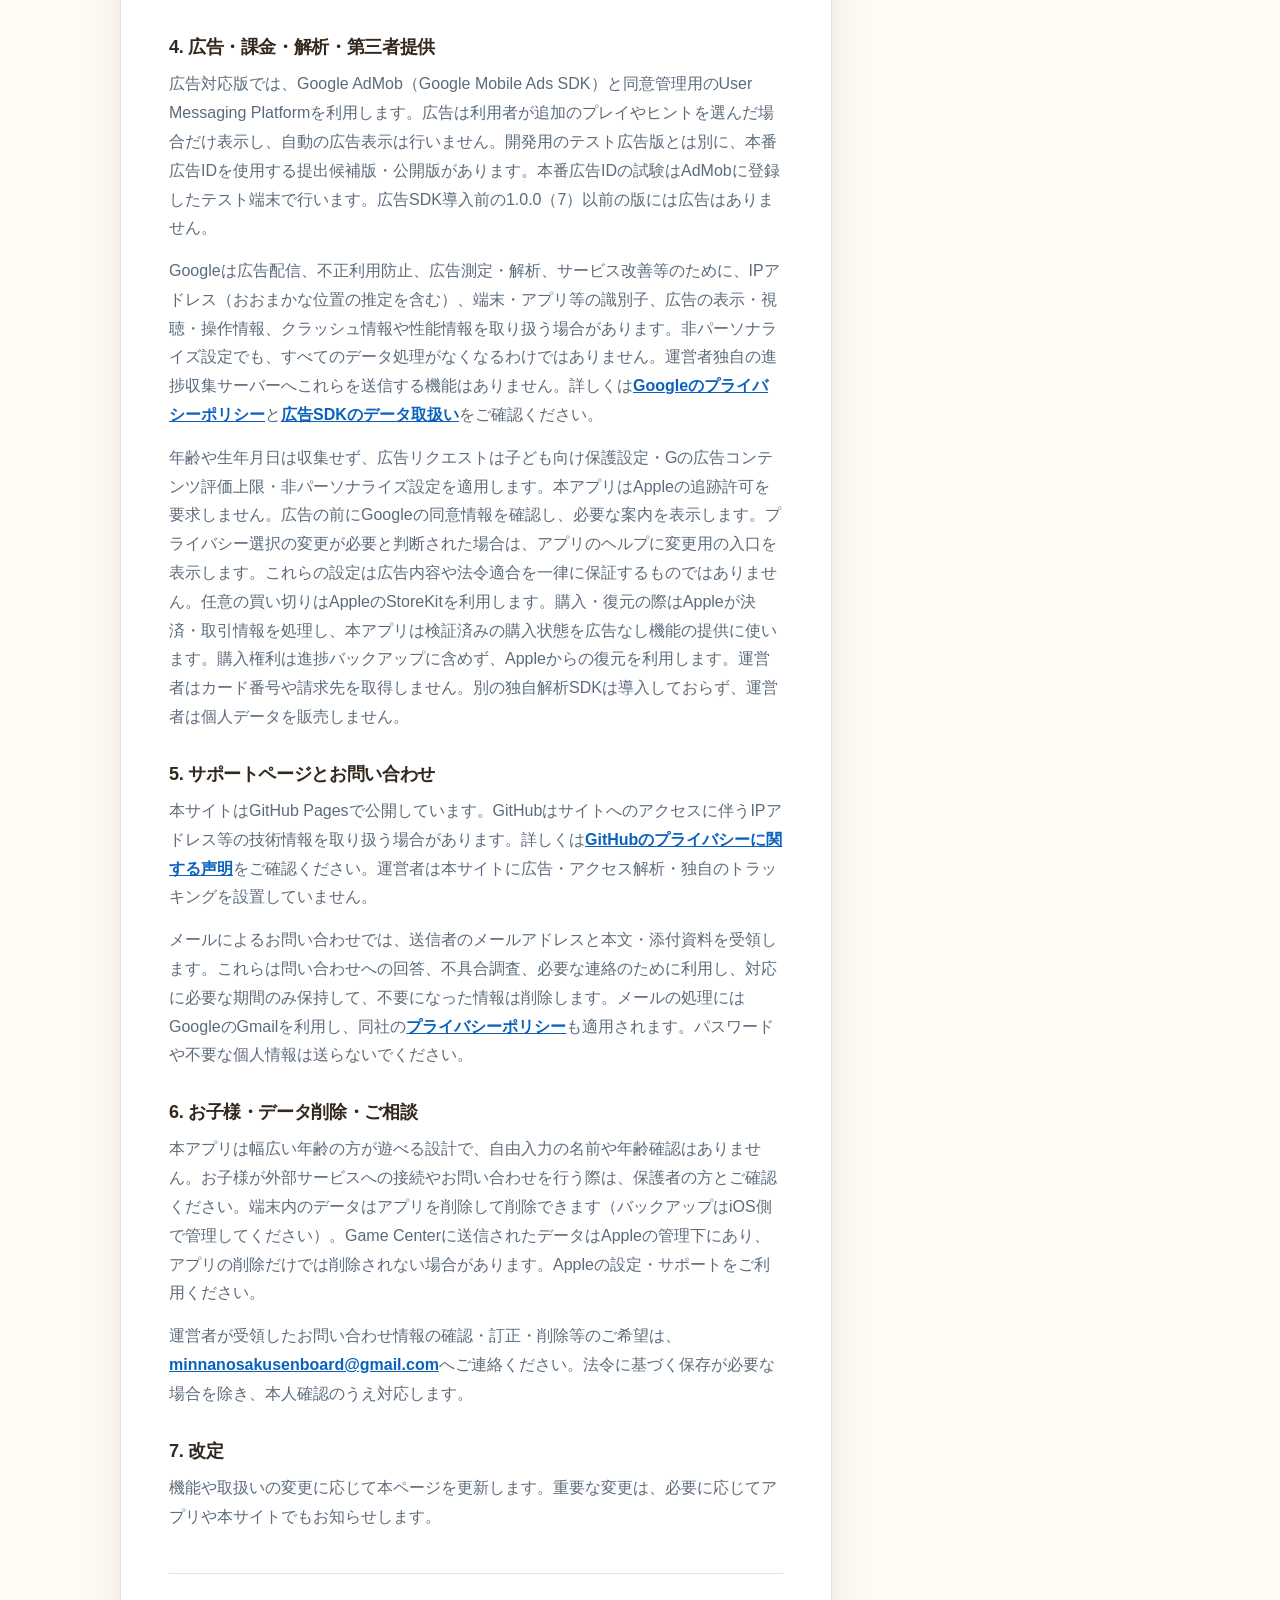
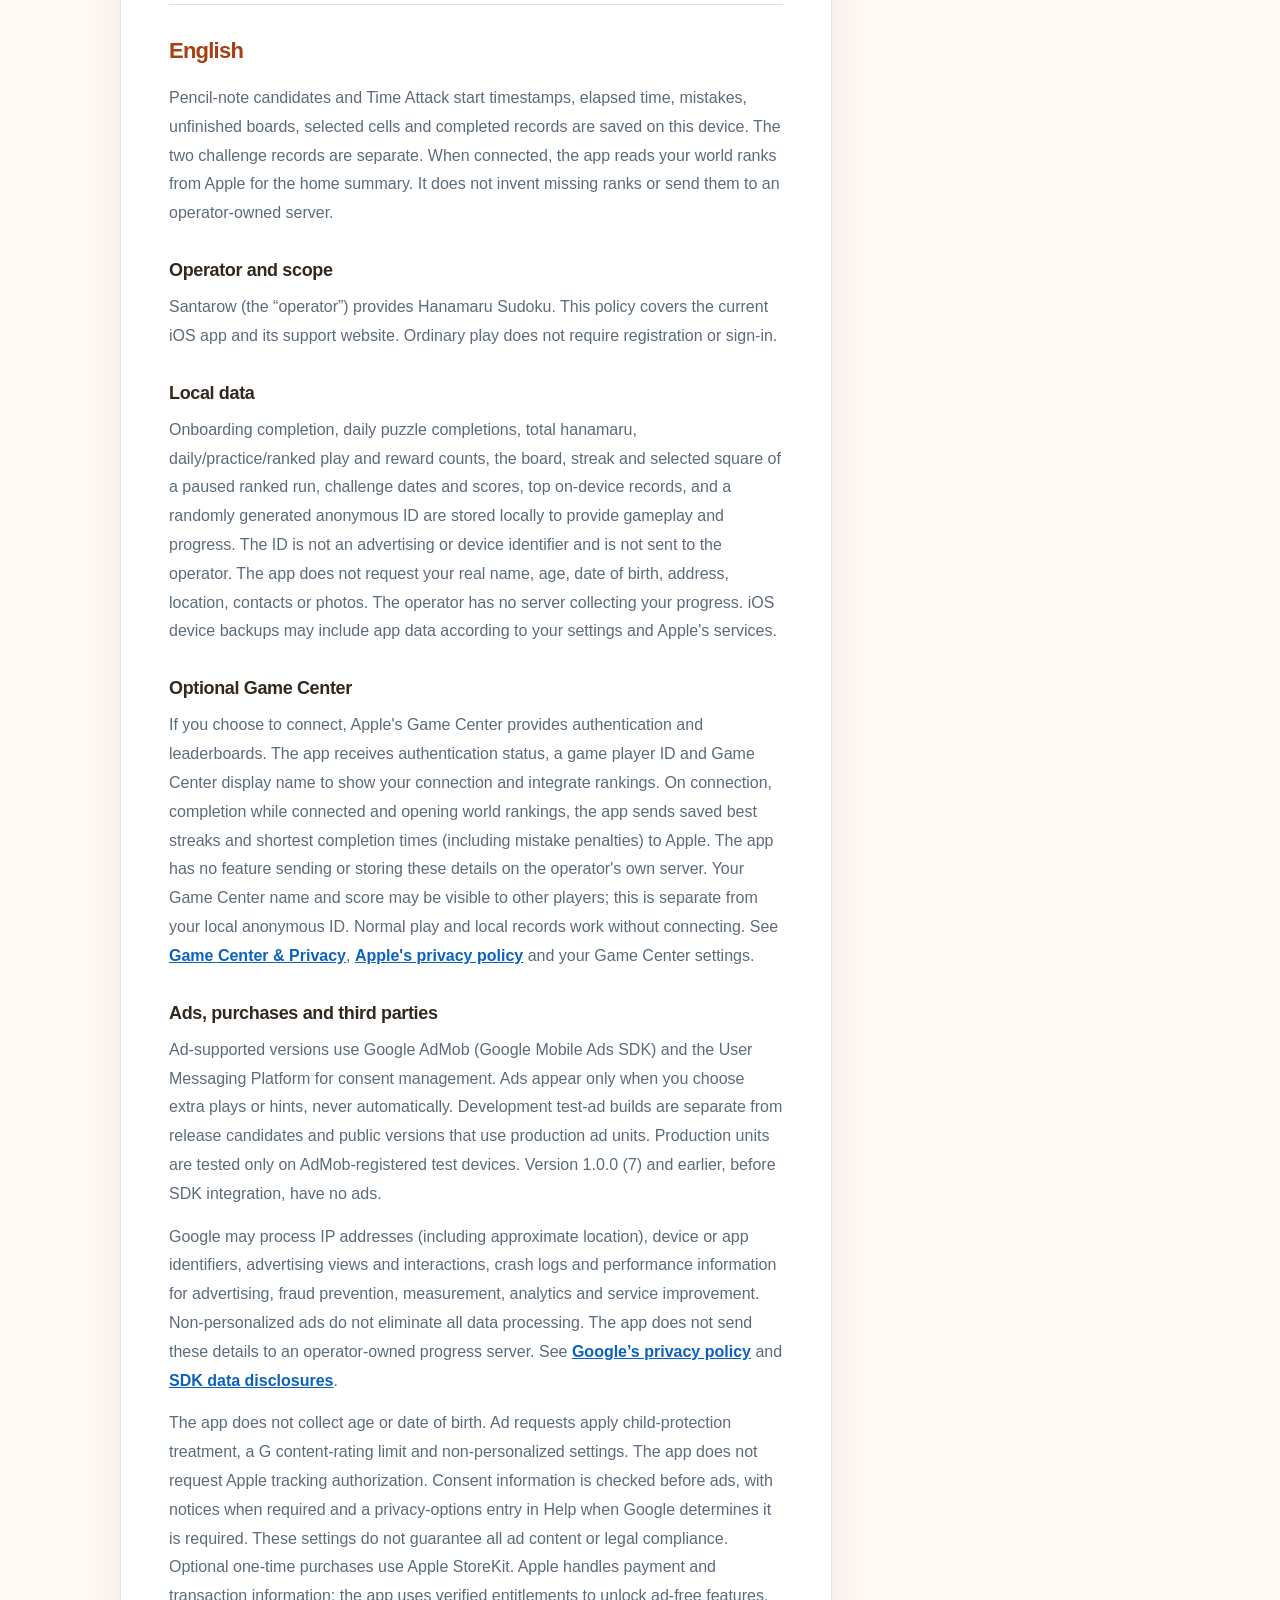
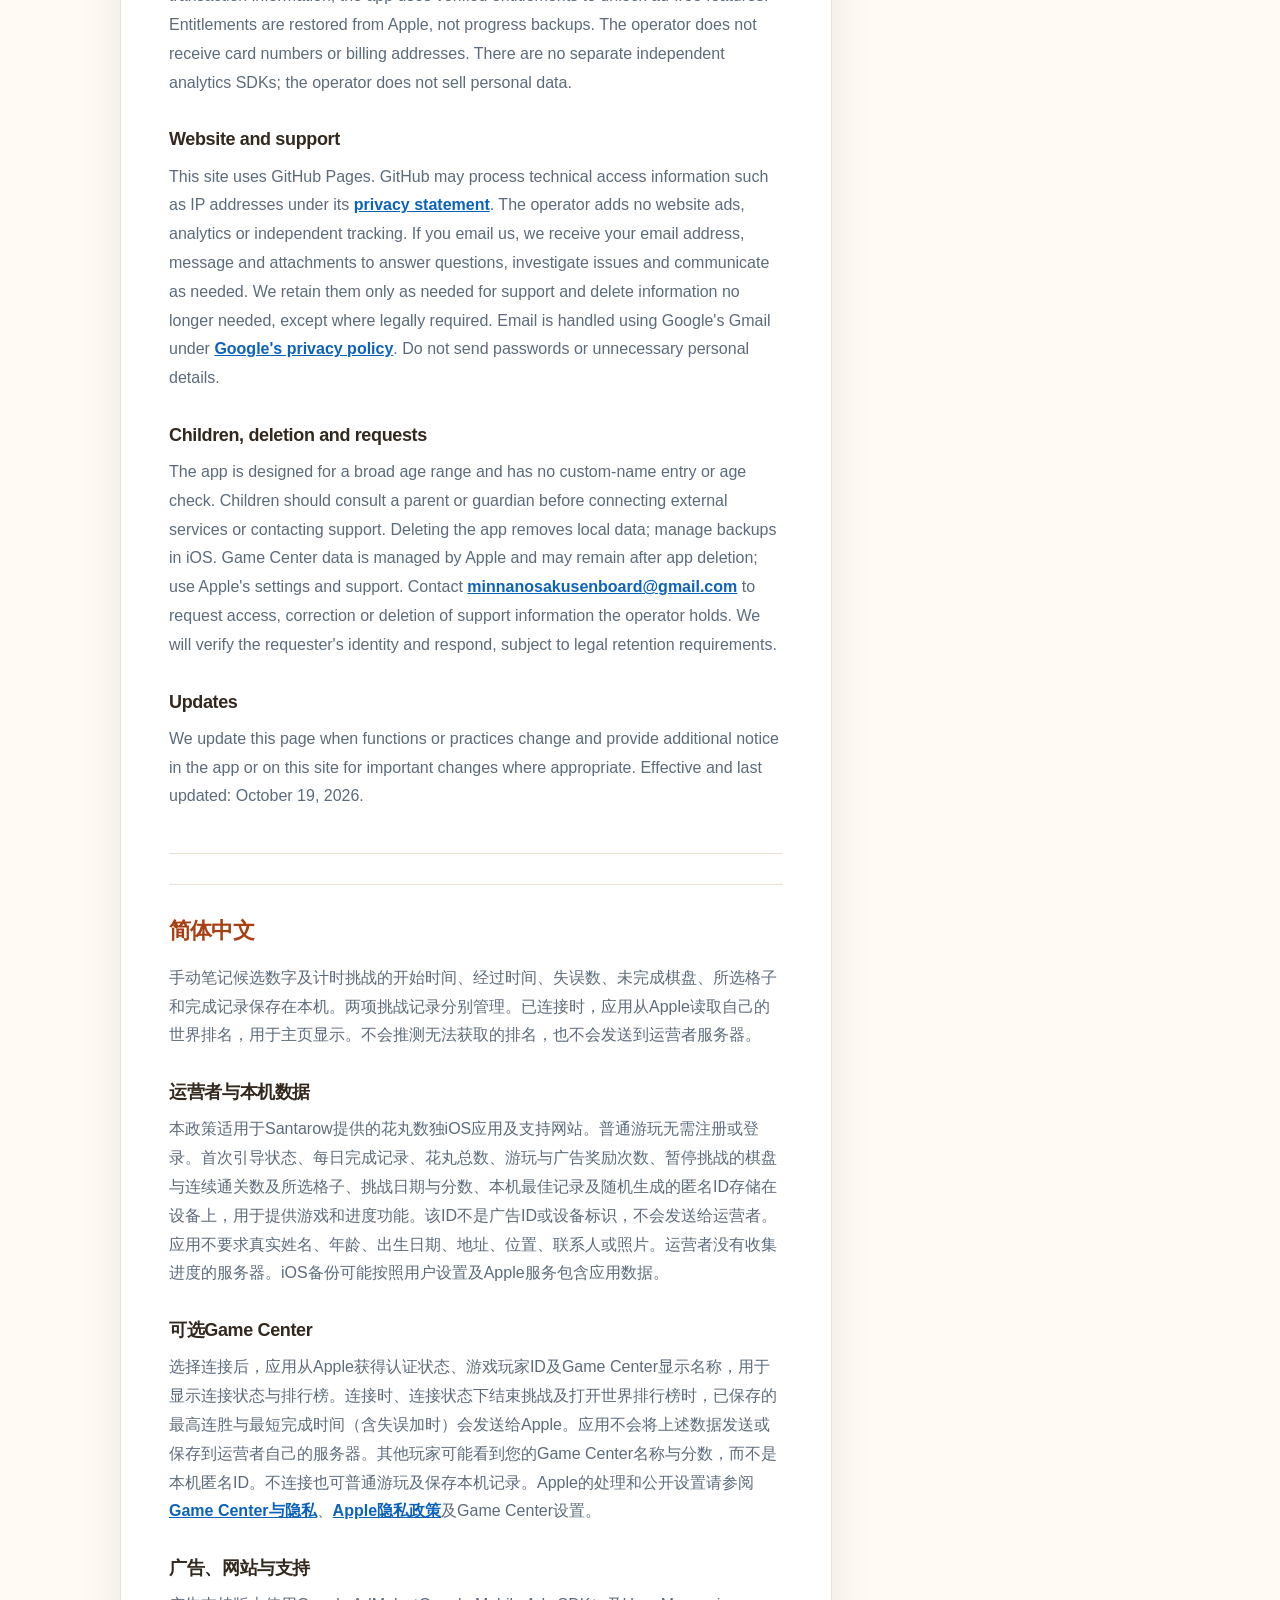
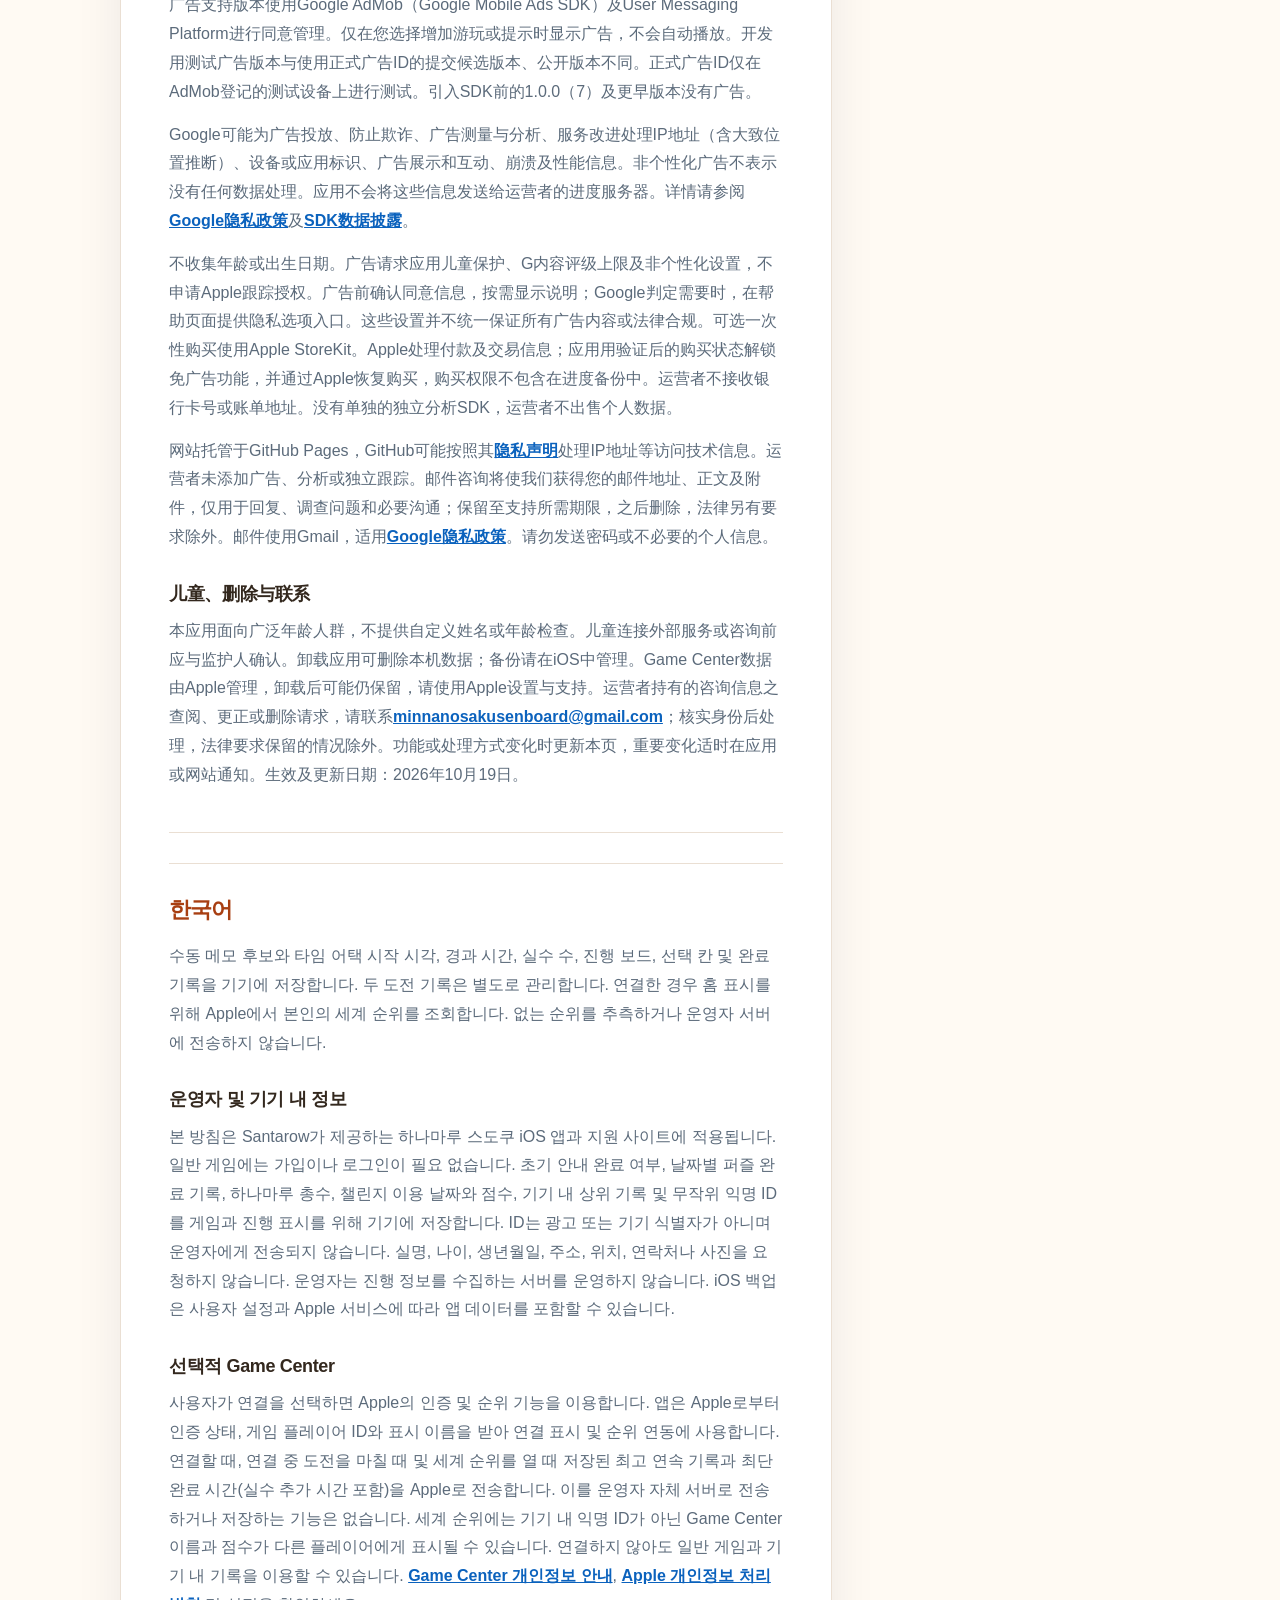
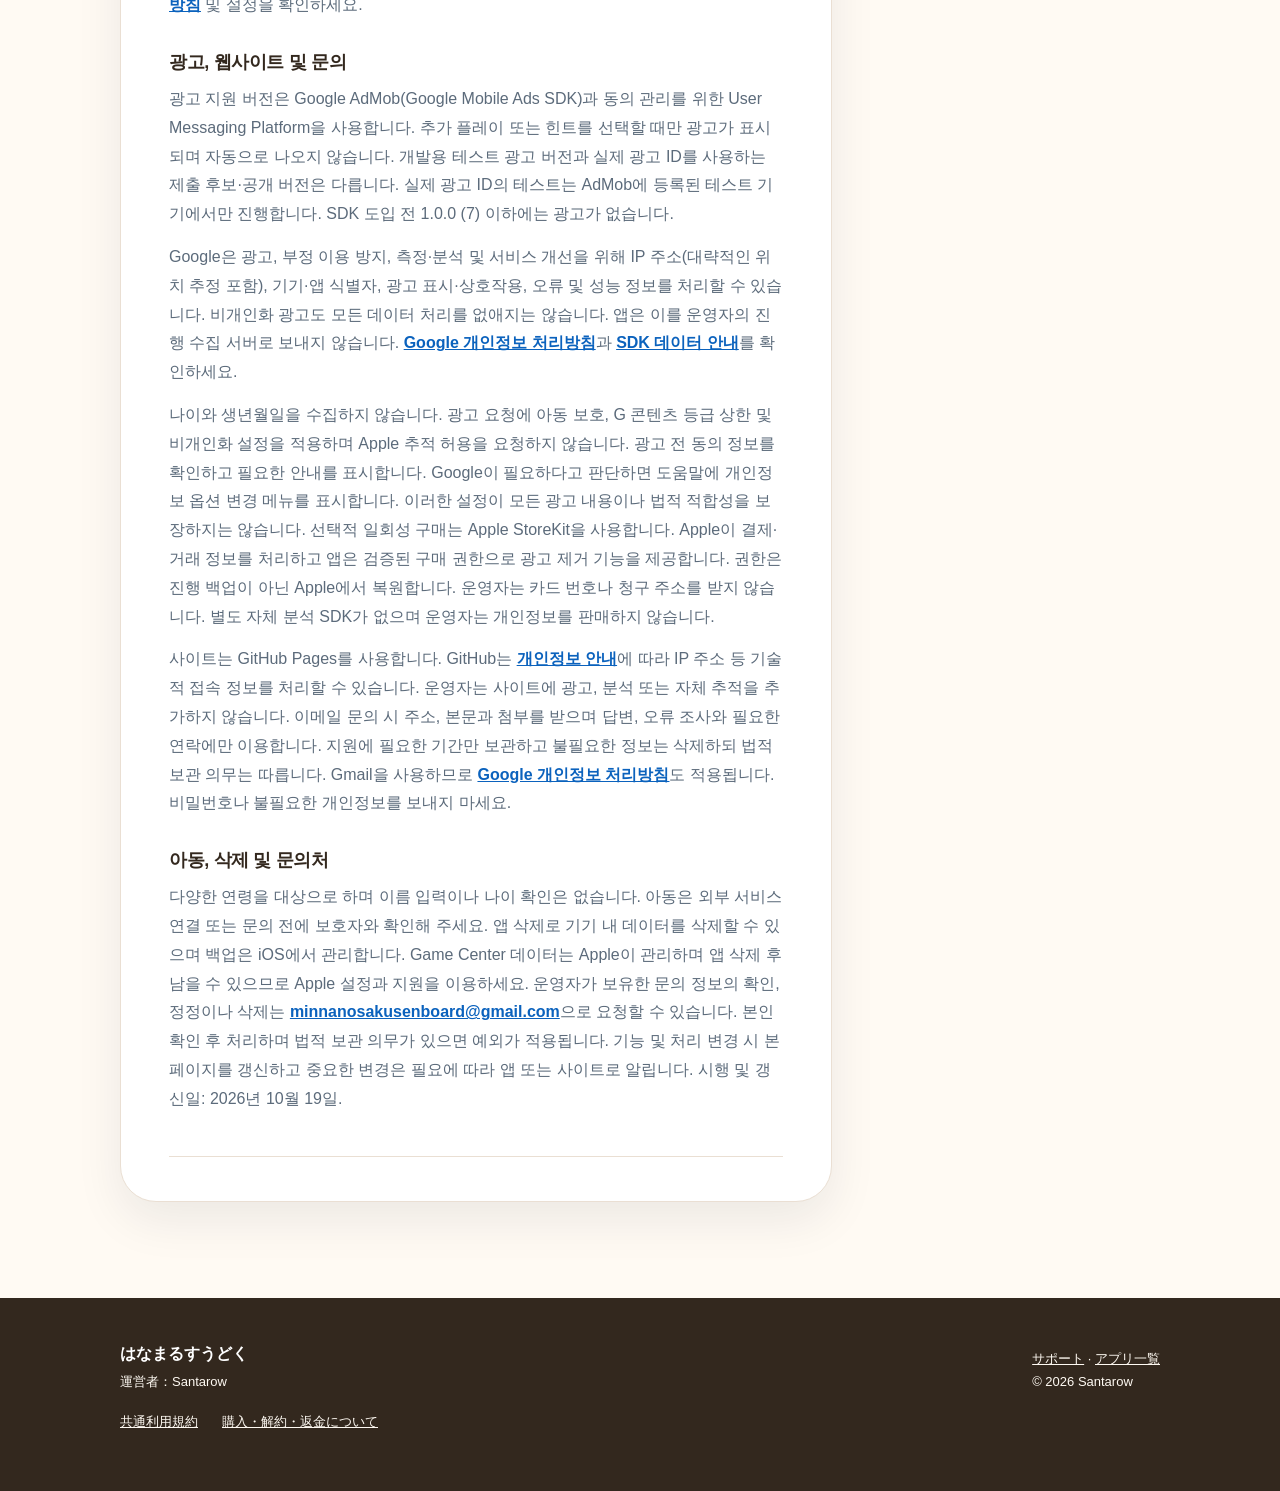
<file: hanamarusudoku/privacy/index.html>
<!doctype html>
<html lang="ja"><head><meta charset="utf-8"><meta name="viewport" content="width=device-width,initial-scale=1">
<title>プライバシーポリシー | はなまるすうどく</title><meta name="description" content="はなまるすうどくのデータ保存・Game Center・お問い合わせに関するプライバシーポリシー。">
<link rel="canonical" href="https://yysanta.github.io/support/hanamarusudoku/privacy/"><link rel="stylesheet" href="../../assets/site.css"><link rel="stylesheet" href="../site.css"></head><body>
<a class="skip-link" href="#main-content">本文へ移動</a>
<header class="site-header"><div class="container header-inner"><a class="brand" href="../"><span><span class="brand-name">はなまるすうどく</span><span class="brand-subtitle">Privacy Policy</span></span></a><nav class="header-nav"><a href="../">サポートへ戻る</a></nav></div></header>
<main id="main-content"><section class="privacy-hero"><div class="container privacy-hero-inner"><div><p class="eyebrow">PRIVACY POLICY</p><h1>プライバシーポリシー</h1><p>制定・最終更新日 / Effective &amp; updated: 2026-10-19</p><nav class="language-nav" aria-label="Languages"><a href="#ja">日本語</a><a href="#en">English</a><a href="#zh">简体中文</a><a href="#ko">한국어</a></nav></div></div></section>
<section class="privacy-section"><div class="container privacy-layout"><article class="privacy-article">
<section id="ja" lang="ja"><h2>日本語</h2><p>手動メモの候補数字と、タイムアタックの開始日時・経過時間・ミス数・途中盤面・選択マス・完了記録を端末内に保存します。ノーミスとタイムアタックの記録は別々に管理します。接続済みの場合、ホームの順位表示のためAppleから自分の世界順位を取得します。取得できない順位を推測したり、独自サーバーへ送信したりはしません。</p>
<h3>1. 基本方針と運営者</h3><p>Santarow（以下「運営者」）が提供する「はなまるすうどく」（以下「本アプリ」）は、端末内での遊びと記録を基本とします。通常のプレイに登録・ログインは不要です。本ポリシーは現在のiOS版および公式サポートページに適用します。</p>
<h3>2. 端末内に保存する情報</h3><p>初回説明の完了状態、日付ごとのクリア履歴、はなまるの累計、日次・練習・ランキングの利用回数と広告報酬の回数、休憩中のランキングの盤面・連続クリア数・選択マス、チャレンジの利用日・記録・端末内上位記録、および初回にランダム生成する匿名IDを、機能の提供と進捗表示のために端末内へ保存します。匿名IDは広告IDや端末固有IDではなく、運営者のサーバーへ送信しません。氏名、年齢、生年月日、住所、位置情報、連絡先、写真は本アプリで要求しません。</p><p>運営者は進捗収集用サーバーを運営しておらず、端末内の記録を収集しません。iOSの端末バックアップにアプリデータが含まれる場合、その取扱いは利用者のiOS設定とAppleのサービスに従います。</p>
<h3>3. 任意のGame Center</h3><p>利用者がGame Centerへの接続を選んだ場合、Appleの認証・ランキング機能を利用します。本アプリは認証状態、ゲーム用プレイヤーID、Game Centerの表示名をAppleから取得し、接続状態の表示とランキング連携に使います。接続時、接続中の挑戦終了時、世界ランキングを開く時に、保存済みの最高連続クリア数・最短クリア時間（ミス加算を含む）をAppleのGame Centerへ送信します。運営者独自のサーバーへこれらを送信・保存する機能はありません。</p><p>世界ランキングにはGame Centerの名前とスコアが他のプレイヤーに表示されることがあります。端末内の匿名IDとは別です。接続しなくても通常のプレイと端末内記録を利用できます。Appleによるデータの管理・公開範囲については、<a href="https://www.apple.com/legal/privacy/data/ja/game-center/">Game Centerとプライバシー</a>、<a href="https://www.apple.com/legal/privacy/">Appleのプライバシーポリシー</a>およびGame Centerの設定をご確認ください。</p>
<h3>4. 広告・課金・解析・第三者提供</h3><p>広告対応版では、Google AdMob（Google Mobile Ads SDK）と同意管理用のUser Messaging Platformを利用します。広告は利用者が追加のプレイやヒントを選んだ場合だけ表示し、自動の広告表示は行いません。開発用のテスト広告版とは別に、本番広告IDを使用する提出候補版・公開版があります。本番広告IDの試験はAdMobに登録したテスト端末で行います。広告SDK導入前の1.0.0（7）以前の版には広告はありません。</p><p>Googleは広告配信、不正利用防止、広告測定・解析、サービス改善等のために、IPアドレス（おおまかな位置の推定を含む）、端末・アプリ等の識別子、広告の表示・視聴・操作情報、クラッシュ情報や性能情報を取り扱う場合があります。非パーソナライズ設定でも、すべてのデータ処理がなくなるわけではありません。運営者独自の進捗収集サーバーへこれらを送信する機能はありません。詳しくは<a href="https://policies.google.com/privacy">Googleのプライバシーポリシー</a>と<a href="https://developers.google.com/admob/ios/privacy/data-disclosure">広告SDKのデータ取扱い</a>をご確認ください。</p><p>年齢や生年月日は収集せず、広告リクエストは子ども向け保護設定・Gの広告コンテンツ評価上限・非パーソナライズ設定を適用します。本アプリはAppleの追跡許可を要求しません。広告の前にGoogleの同意情報を確認し、必要な案内を表示します。プライバシー選択の変更が必要と判断された場合は、アプリのヘルプに変更用の入口を表示します。これらの設定は広告内容や法令適合を一律に保証するものではありません。任意の買い切りはAppleのStoreKitを利用します。購入・復元の際はAppleが決済・取引情報を処理し、本アプリは検証済みの購入状態を広告なし機能の提供に使います。購入権利は進捗バックアップに含めず、Appleからの復元を利用します。運営者はカード番号や請求先を取得しません。別の独自解析SDKは導入しておらず、運営者は個人データを販売しません。</p>
<h3>5. サポートページとお問い合わせ</h3><p>本サイトはGitHub Pagesで公開しています。GitHubはサイトへのアクセスに伴うIPアドレス等の技術情報を取り扱う場合があります。詳しくは<a href="https://docs.github.com/en/site-policy/privacy-policies/github-general-privacy-statement">GitHubのプライバシーに関する声明</a>をご確認ください。運営者は本サイトに広告・アクセス解析・独自のトラッキングを設置していません。</p><p>メールによるお問い合わせでは、送信者のメールアドレスと本文・添付資料を受領します。これらは問い合わせへの回答、不具合調査、必要な連絡のために利用し、対応に必要な期間のみ保持して、不要になった情報は削除します。メールの処理にはGoogleのGmailを利用し、同社の<a href="https://policies.google.com/privacy">プライバシーポリシー</a>も適用されます。パスワードや不要な個人情報は送らないでください。</p>
<h3>6. お子様・データ削除・ご相談</h3><p>本アプリは幅広い年齢の方が遊べる設計で、自由入力の名前や年齢確認はありません。お子様が外部サービスへの接続やお問い合わせを行う際は、保護者の方とご確認ください。端末内のデータはアプリを削除して削除できます（バックアップはiOS側で管理してください）。Game Centerに送信されたデータはAppleの管理下にあり、アプリの削除だけでは削除されない場合があります。Appleの設定・サポートをご利用ください。</p><p>運営者が受領したお問い合わせ情報の確認・訂正・削除等のご希望は、<a href="mailto:minnanosakusenboard@gmail.com?subject=Hanamaru%20Sudoku%20Privacy">minnanosakusenboard@gmail.com</a>へご連絡ください。法令に基づく保存が必要な場合を除き、本人確認のうえ対応します。</p>
<h3>7. 改定</h3><p>機能や取扱いの変更に応じて本ページを更新します。重要な変更は、必要に応じてアプリや本サイトでもお知らせします。</p></section>
<section id="en" lang="en"><h2>English</h2><p>Pencil-note candidates and Time Attack start timestamps, elapsed time, mistakes, unfinished boards, selected cells and completed records are saved on this device. The two challenge records are separate. When connected, the app reads your world ranks from Apple for the home summary. It does not invent missing ranks or send them to an operator-owned server.</p>
<h3>Operator and scope</h3><p>Santarow (the “operator”) provides Hanamaru Sudoku. This policy covers the current iOS app and its support website. Ordinary play does not require registration or sign-in.</p>
<h3>Local data</h3><p>Onboarding completion, daily puzzle completions, total hanamaru, daily/practice/ranked play and reward counts, the board, streak and selected square of a paused ranked run, challenge dates and scores, top on-device records, and a randomly generated anonymous ID are stored locally to provide gameplay and progress. The ID is not an advertising or device identifier and is not sent to the operator. The app does not request your real name, age, date of birth, address, location, contacts or photos. The operator has no server collecting your progress. iOS device backups may include app data according to your settings and Apple's services.</p>
<h3>Optional Game Center</h3><p>If you choose to connect, Apple's Game Center provides authentication and leaderboards. The app receives authentication status, a game player ID and Game Center display name to show your connection and integrate rankings. On connection, completion while connected and opening world rankings, the app sends saved best streaks and shortest completion times (including mistake penalties) to Apple. The app has no feature sending or storing these details on the operator's own server. Your Game Center name and score may be visible to other players; this is separate from your local anonymous ID. Normal play and local records work without connecting. See <a href="https://www.apple.com/legal/privacy/data/en/game-center/">Game Center &amp; Privacy</a>, <a href="https://www.apple.com/legal/privacy/">Apple's privacy policy</a> and your Game Center settings.</p>
<h3>Ads, purchases and third parties</h3><p>Ad-supported versions use Google AdMob (Google Mobile Ads SDK) and the User Messaging Platform for consent management. Ads appear only when you choose extra plays or hints, never automatically. Development test-ad builds are separate from release candidates and public versions that use production ad units. Production units are tested only on AdMob-registered test devices. Version 1.0.0 (7) and earlier, before SDK integration, have no ads.</p><p>Google may process IP addresses (including approximate location), device or app identifiers, advertising views and interactions, crash logs and performance information for advertising, fraud prevention, measurement, analytics and service improvement. Non-personalized ads do not eliminate all data processing. The app does not send these details to an operator-owned progress server. See <a href="https://policies.google.com/privacy">Google’s privacy policy</a> and <a href="https://developers.google.com/admob/ios/privacy/data-disclosure">SDK data disclosures</a>.</p><p>The app does not collect age or date of birth. Ad requests apply child-protection treatment, a G content-rating limit and non-personalized settings. The app does not request Apple tracking authorization. Consent information is checked before ads, with notices when required and a privacy-options entry in Help when Google determines it is required. These settings do not guarantee all ad content or legal compliance. Optional one-time purchases use Apple StoreKit. Apple handles payment and transaction information; the app uses verified entitlements to unlock ad-free features. Entitlements are restored from Apple, not progress backups. The operator does not receive card numbers or billing addresses. There are no separate independent analytics SDKs; the operator does not sell personal data.</p>
<h3>Website and support</h3><p>This site uses GitHub Pages. GitHub may process technical access information such as IP addresses under its <a href="https://docs.github.com/en/site-policy/privacy-policies/github-general-privacy-statement">privacy statement</a>. The operator adds no website ads, analytics or independent tracking. If you email us, we receive your email address, message and attachments to answer questions, investigate issues and communicate as needed. We retain them only as needed for support and delete information no longer needed, except where legally required. Email is handled using Google's Gmail under <a href="https://policies.google.com/privacy">Google's privacy policy</a>. Do not send passwords or unnecessary personal details.</p>
<h3>Children, deletion and requests</h3><p>The app is designed for a broad age range and has no custom-name entry or age check. Children should consult a parent or guardian before connecting external services or contacting support. Deleting the app removes local data; manage backups in iOS. Game Center data is managed by Apple and may remain after app deletion; use Apple's settings and support. Contact <a href="mailto:minnanosakusenboard@gmail.com?subject=Hanamaru%20Sudoku%20Privacy">minnanosakusenboard@gmail.com</a> to request access, correction or deletion of support information the operator holds. We will verify the requester's identity and respond, subject to legal retention requirements.</p>
<h3>Updates</h3><p>We update this page when functions or practices change and provide additional notice in the app or on this site for important changes where appropriate. Effective and last updated: October 19, 2026.</p></section>
<section id="zh" lang="zh-Hans"><h2>简体中文</h2><p>手动笔记候选数字及计时挑战的开始时间、经过时间、失误数、未完成棋盘、所选格子和完成记录保存在本机。两项挑战记录分别管理。已连接时，应用从Apple读取自己的世界排名，用于主页显示。不会推测无法获取的排名，也不会发送到运营者服务器。</p>
<h3>运营者与本机数据</h3><p>本政策适用于Santarow提供的花丸数独iOS应用及支持网站。普通游玩无需注册或登录。首次引导状态、每日完成记录、花丸总数、游玩与广告奖励次数、暂停挑战的棋盘与连续通关数及所选格子、挑战日期与分数、本机最佳记录及随机生成的匿名ID存储在设备上，用于提供游戏和进度功能。该ID不是广告ID或设备标识，不会发送给运营者。应用不要求真实姓名、年龄、出生日期、地址、位置、联系人或照片。运营者没有收集进度的服务器。iOS备份可能按照用户设置及Apple服务包含应用数据。</p>
<h3>可选Game Center</h3><p>选择连接后，应用从Apple获得认证状态、游戏玩家ID及Game Center显示名称，用于显示连接状态与排行榜。连接时、连接状态下结束挑战及打开世界排行榜时，已保存的最高连胜与最短完成时间（含失误加时）会发送给Apple。应用不会将上述数据发送或保存到运营者自己的服务器。其他玩家可能看到您的Game Center名称与分数，而不是本机匿名ID。不连接也可普通游玩及保存本机记录。Apple的处理和公开设置请参阅<a href="https://www.apple.com/legal/privacy/data/en/game-center/">Game Center与隐私</a>、<a href="https://www.apple.com/legal/privacy/">Apple隐私政策</a>及Game Center设置。</p>
<h3>广告、网站与支持</h3><p>广告支持版本使用Google AdMob（Google Mobile Ads SDK）及User Messaging Platform进行同意管理。仅在您选择增加游玩或提示时显示广告，不会自动播放。开发用测试广告版本与使用正式广告ID的提交候选版本、公开版本不同。正式广告ID仅在AdMob登记的测试设备上进行测试。引入SDK前的1.0.0（7）及更早版本没有广告。</p><p>Google可能为广告投放、防止欺诈、广告测量与分析、服务改进处理IP地址（含大致位置推断）、设备或应用标识、广告展示和互动、崩溃及性能信息。非个性化广告不表示没有任何数据处理。应用不会将这些信息发送给运营者的进度服务器。详情请参阅<a href="https://policies.google.com/privacy">Google隐私政策</a>及<a href="https://developers.google.com/admob/ios/privacy/data-disclosure">SDK数据披露</a>。</p><p>不收集年龄或出生日期。广告请求应用儿童保护、G内容评级上限及非个性化设置，不申请Apple跟踪授权。广告前确认同意信息，按需显示说明；Google判定需要时，在帮助页面提供隐私选项入口。这些设置并不统一保证所有广告内容或法律合规。可选一次性购买使用Apple StoreKit。Apple处理付款及交易信息；应用用验证后的购买状态解锁免广告功能，并通过Apple恢复购买，购买权限不包含在进度备份中。运营者不接收银行卡号或账单地址。没有单独的独立分析SDK，运营者不出售个人数据。</p><p>网站托管于GitHub Pages，GitHub可能按照其<a href="https://docs.github.com/en/site-policy/privacy-policies/github-general-privacy-statement">隐私声明</a>处理IP地址等访问技术信息。运营者未添加广告、分析或独立跟踪。邮件咨询将使我们获得您的邮件地址、正文及附件，仅用于回复、调查问题和必要沟通；保留至支持所需期限，之后删除，法律另有要求除外。邮件使用Gmail，适用<a href="https://policies.google.com/privacy">Google隐私政策</a>。请勿发送密码或不必要的个人信息。</p>
<h3>儿童、删除与联系</h3><p>本应用面向广泛年龄人群，不提供自定义姓名或年龄检查。儿童连接外部服务或咨询前应与监护人确认。卸载应用可删除本机数据；备份请在iOS中管理。Game Center数据由Apple管理，卸载后可能仍保留，请使用Apple设置与支持。运营者持有的咨询信息之查阅、更正或删除请求，请联系<a href="mailto:minnanosakusenboard@gmail.com">minnanosakusenboard@gmail.com</a>；核实身份后处理，法律要求保留的情况除外。功能或处理方式变化时更新本页，重要变化适时在应用或网站通知。生效及更新日期：2026年10月19日。</p></section>
<section id="ko" lang="ko"><h2>한국어</h2><p>수동 메모 후보와 타임 어택 시작 시각, 경과 시간, 실수 수, 진행 보드, 선택 칸 및 완료 기록을 기기에 저장합니다. 두 도전 기록은 별도로 관리합니다. 연결한 경우 홈 표시를 위해 Apple에서 본인의 세계 순위를 조회합니다. 없는 순위를 추측하거나 운영자 서버에 전송하지 않습니다.</p>
<h3>운영자 및 기기 내 정보</h3><p>본 방침은 Santarow가 제공하는 하나마루 스도쿠 iOS 앱과 지원 사이트에 적용됩니다. 일반 게임에는 가입이나 로그인이 필요 없습니다. 초기 안내 완료 여부, 날짜별 퍼즐 완료 기록, 하나마루 총수, 챌린지 이용 날짜와 점수, 기기 내 상위 기록 및 무작위 익명 ID를 게임과 진행 표시를 위해 기기에 저장합니다. ID는 광고 또는 기기 식별자가 아니며 운영자에게 전송되지 않습니다. 실명, 나이, 생년월일, 주소, 위치, 연락처나 사진을 요청하지 않습니다. 운영자는 진행 정보를 수집하는 서버를 운영하지 않습니다. iOS 백업은 사용자 설정과 Apple 서비스에 따라 앱 데이터를 포함할 수 있습니다.</p>
<h3>선택적 Game Center</h3><p>사용자가 연결을 선택하면 Apple의 인증 및 순위 기능을 이용합니다. 앱은 Apple로부터 인증 상태, 게임 플레이어 ID와 표시 이름을 받아 연결 표시 및 순위 연동에 사용합니다. 연결할 때, 연결 중 도전을 마칠 때 및 세계 순위를 열 때 저장된 최고 연속 기록과 최단 완료 시간(실수 추가 시간 포함)을 Apple로 전송합니다. 이를 운영자 자체 서버로 전송하거나 저장하는 기능은 없습니다. 세계 순위에는 기기 내 익명 ID가 아닌 Game Center 이름과 점수가 다른 플레이어에게 표시될 수 있습니다. 연결하지 않아도 일반 게임과 기기 내 기록을 이용할 수 있습니다. <a href="https://www.apple.com/legal/privacy/data/en/game-center/">Game Center 개인정보 안내</a>, <a href="https://www.apple.com/legal/privacy/">Apple 개인정보 처리방침</a> 및 설정을 확인하세요.</p>
<h3>광고, 웹사이트 및 문의</h3><p>광고 지원 버전은 Google AdMob(Google Mobile Ads SDK)과 동의 관리를 위한 User Messaging Platform을 사용합니다. 추가 플레이 또는 힌트를 선택할 때만 광고가 표시되며 자동으로 나오지 않습니다. 개발용 테스트 광고 버전과 실제 광고 ID를 사용하는 제출 후보·공개 버전은 다릅니다. 실제 광고 ID의 테스트는 AdMob에 등록된 테스트 기기에서만 진행합니다. SDK 도입 전 1.0.0 (7) 이하에는 광고가 없습니다.</p><p>Google은 광고, 부정 이용 방지, 측정·분석 및 서비스 개선을 위해 IP 주소(대략적인 위치 추정 포함), 기기·앱 식별자, 광고 표시·상호작용, 오류 및 성능 정보를 처리할 수 있습니다. 비개인화 광고도 모든 데이터 처리를 없애지는 않습니다. 앱은 이를 운영자의 진행 수집 서버로 보내지 않습니다. <a href="https://policies.google.com/privacy">Google 개인정보 처리방침</a>과 <a href="https://developers.google.com/admob/ios/privacy/data-disclosure">SDK 데이터 안내</a>를 확인하세요.</p><p>나이와 생년월일을 수집하지 않습니다. 광고 요청에 아동 보호, G 콘텐츠 등급 상한 및 비개인화 설정을 적용하며 Apple 추적 허용을 요청하지 않습니다. 광고 전 동의 정보를 확인하고 필요한 안내를 표시합니다. Google이 필요하다고 판단하면 도움말에 개인정보 옵션 변경 메뉴를 표시합니다. 이러한 설정이 모든 광고 내용이나 법적 적합성을 보장하지는 않습니다. 선택적 일회성 구매는 Apple StoreKit을 사용합니다. Apple이 결제·거래 정보를 처리하고 앱은 검증된 구매 권한으로 광고 제거 기능을 제공합니다. 권한은 진행 백업이 아닌 Apple에서 복원합니다. 운영자는 카드 번호나 청구 주소를 받지 않습니다. 별도 자체 분석 SDK가 없으며 운영자는 개인정보를 판매하지 않습니다.</p><p>사이트는 GitHub Pages를 사용합니다. GitHub는 <a href="https://docs.github.com/en/site-policy/privacy-policies/github-general-privacy-statement">개인정보 안내</a>에 따라 IP 주소 등 기술적 접속 정보를 처리할 수 있습니다. 운영자는 사이트에 광고, 분석 또는 자체 추적을 추가하지 않습니다. 이메일 문의 시 주소, 본문과 첨부를 받으며 답변, 오류 조사와 필요한 연락에만 이용합니다. 지원에 필요한 기간만 보관하고 불필요한 정보는 삭제하되 법적 보관 의무는 따릅니다. Gmail을 사용하므로 <a href="https://policies.google.com/privacy">Google 개인정보 처리방침</a>도 적용됩니다. 비밀번호나 불필요한 개인정보를 보내지 마세요.</p>
<h3>아동, 삭제 및 문의처</h3><p>다양한 연령을 대상으로 하며 이름 입력이나 나이 확인은 없습니다. 아동은 외부 서비스 연결 또는 문의 전에 보호자와 확인해 주세요. 앱 삭제로 기기 내 데이터를 삭제할 수 있으며 백업은 iOS에서 관리합니다. Game Center 데이터는 Apple이 관리하며 앱 삭제 후 남을 수 있으므로 Apple 설정과 지원을 이용하세요. 운영자가 보유한 문의 정보의 확인, 정정이나 삭제는 <a href="mailto:minnanosakusenboard@gmail.com">minnanosakusenboard@gmail.com</a>으로 요청할 수 있습니다. 본인 확인 후 처리하며 법적 보관 의무가 있으면 예외가 적용됩니다. 기능 및 처리 변경 시 본 페이지를 갱신하고 중요한 변경은 필요에 따라 앱 또는 사이트로 알립니다. 시행 및 갱신일: 2026년 10월 19일.</p></section>
</article><aside class="privacy-aside"><img src="../../assets/images/hanamaru-app-icon.png" width="72" height="72" alt=""><p class="privacy-aside-title">はなまるすうどく</p><p>サポートや不具合報告は、サポートページをご確認ください。</p><a class="button button-primary" href="../">サポートへ戻る</a></aside></div></section></main>
<footer class="site-footer"><div class="container footer-inner"><div><p class="footer-brand">はなまるすうどく</p><p>運営者：Santarow</p></div><div><a href="../">サポート</a> · <a href="../../">アプリ一覧</a><p>© 2026 Santarow</p></div></div><div class="container"><nav aria-label="規約・購入案内" style="display:flex;flex-wrap:wrap;gap:12px 24px;padding-block:16px"><a href="../../terms/">共通利用規約</a><a href="../../purchases/">購入・解約・返金について</a></nav></div>
</footer>
</body></html>
</file>
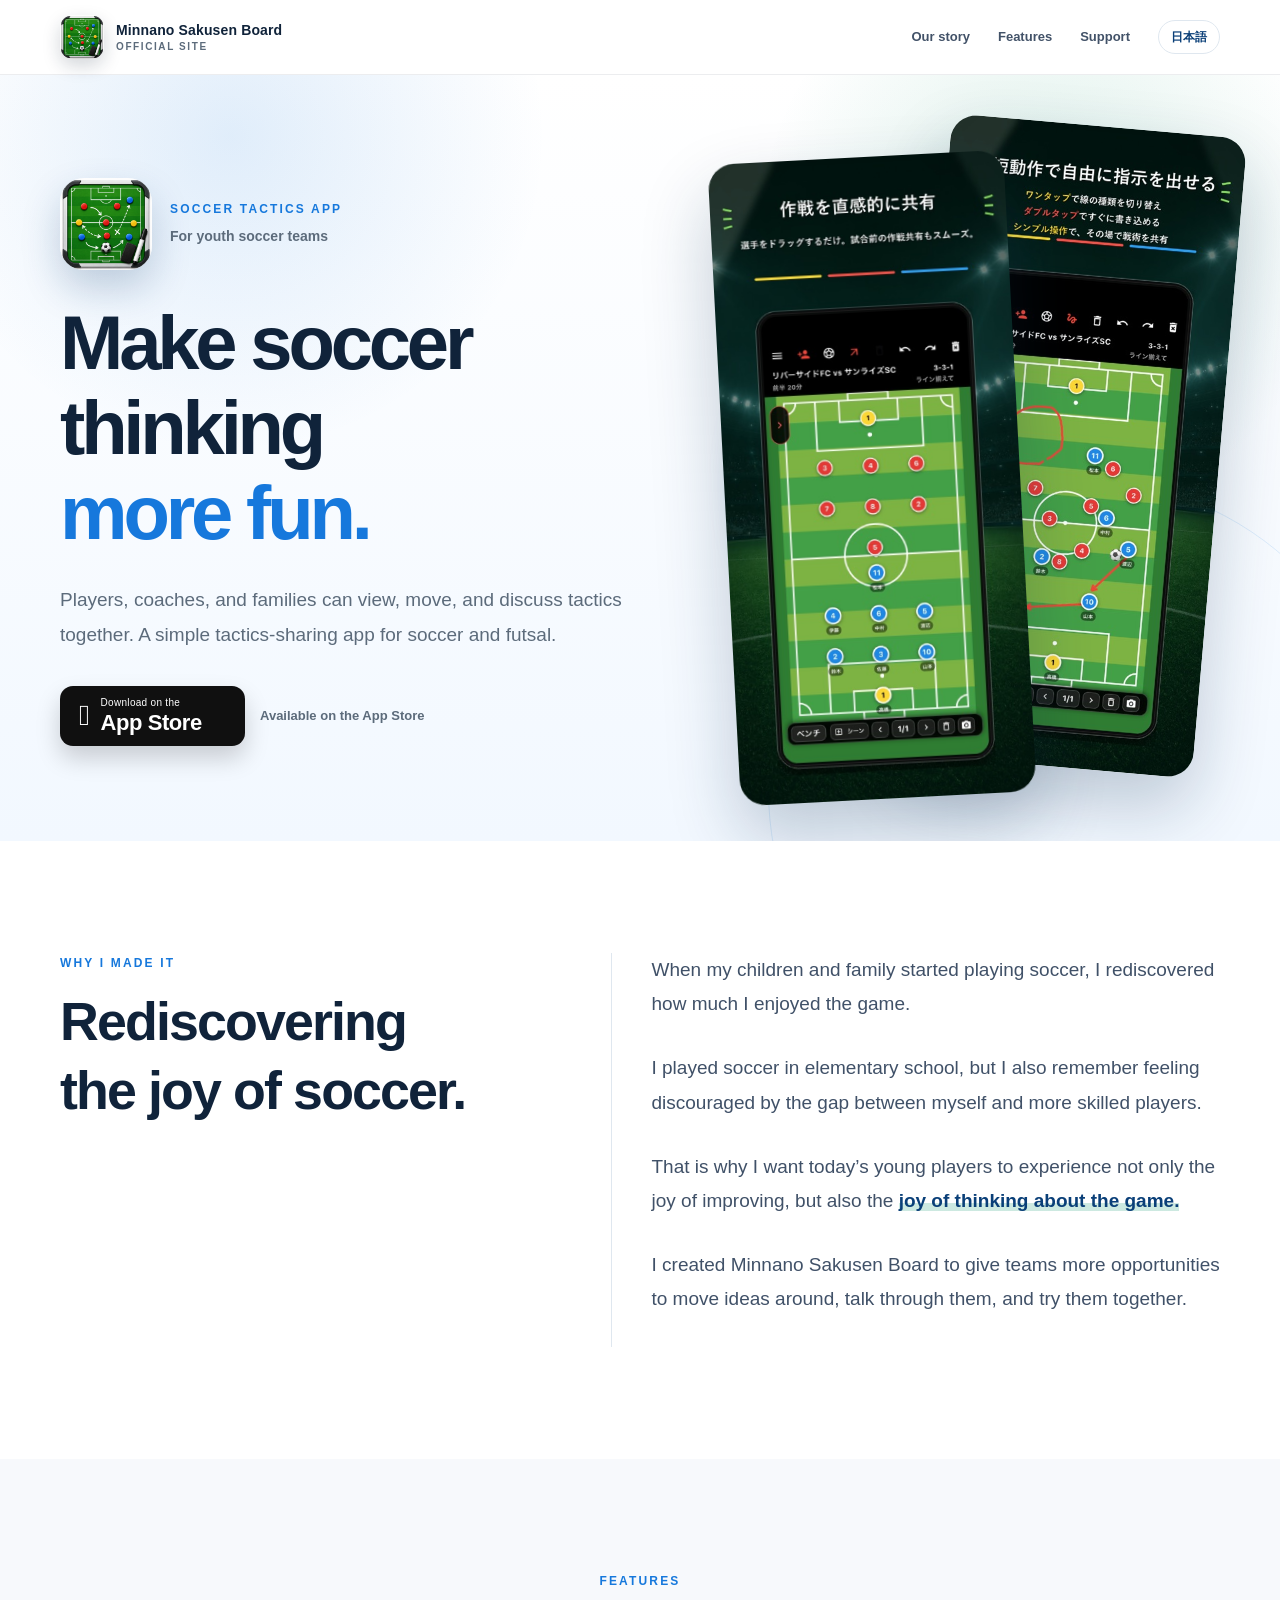
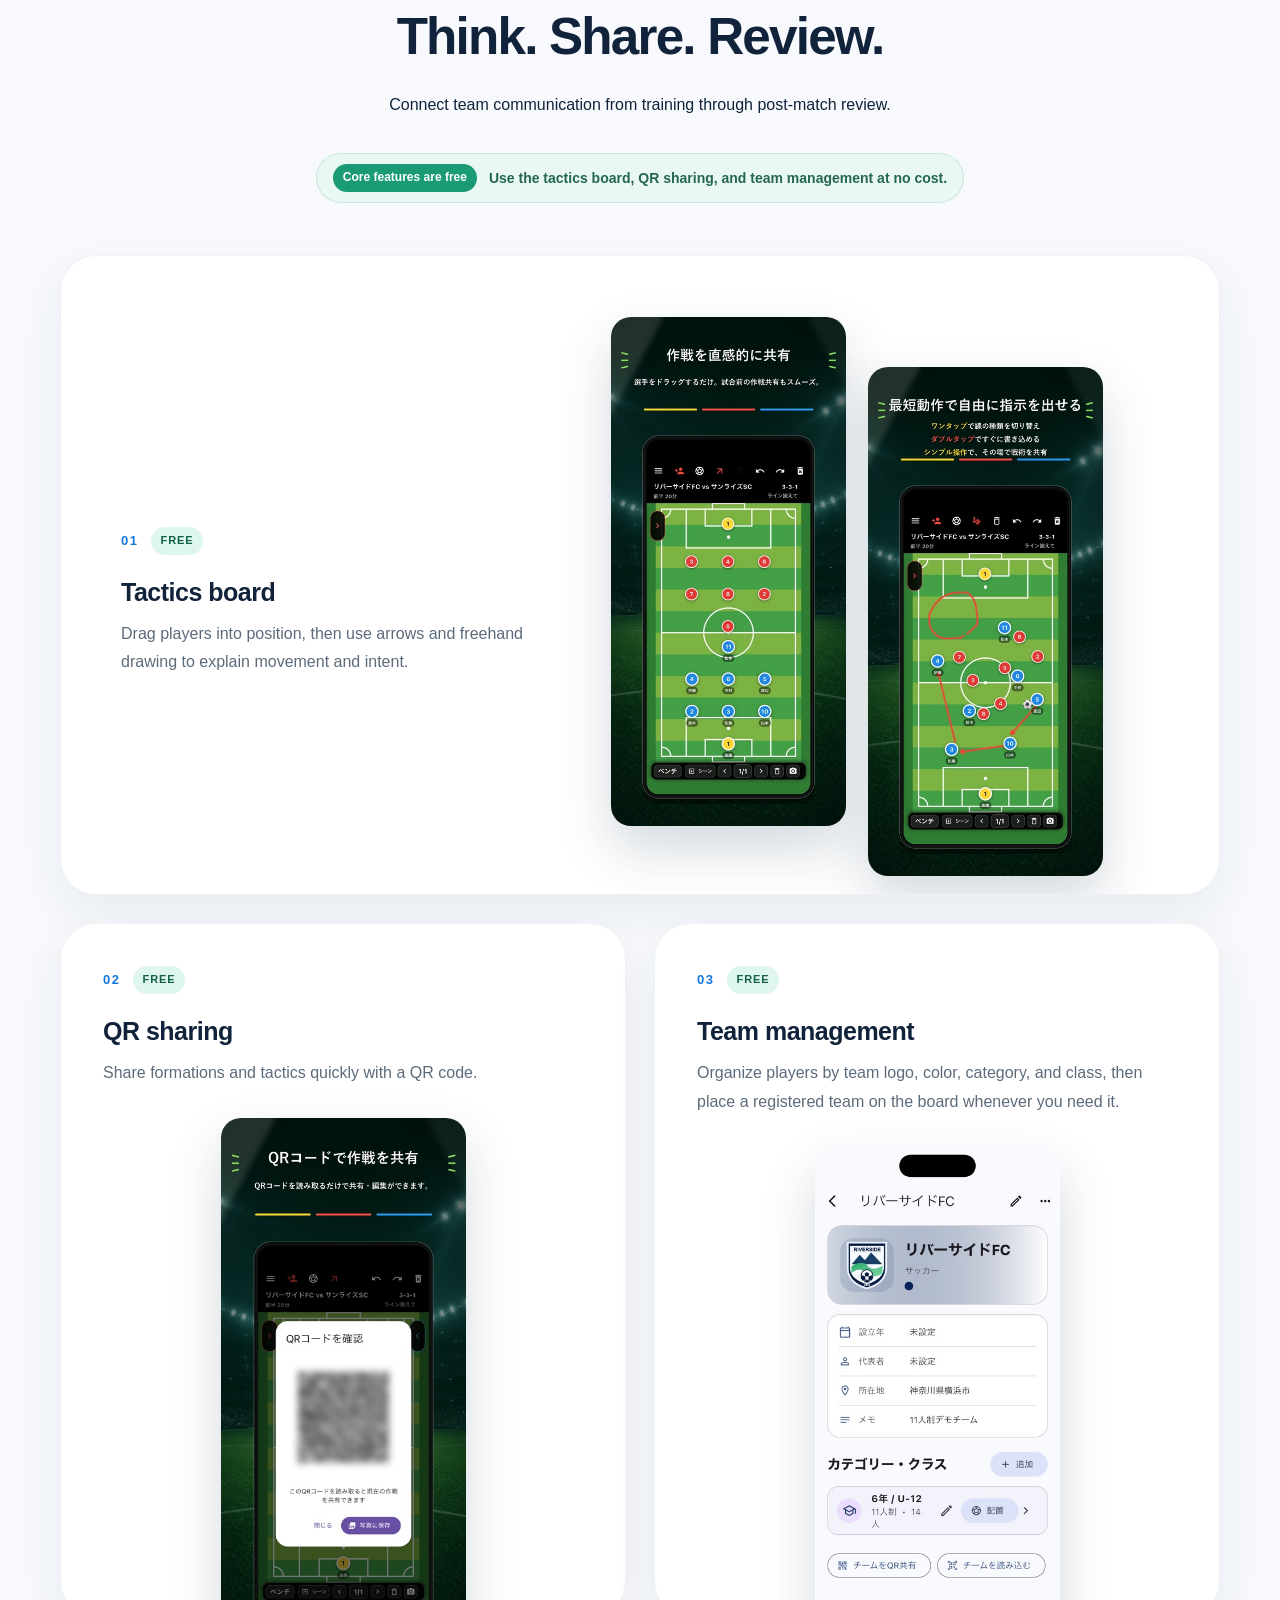
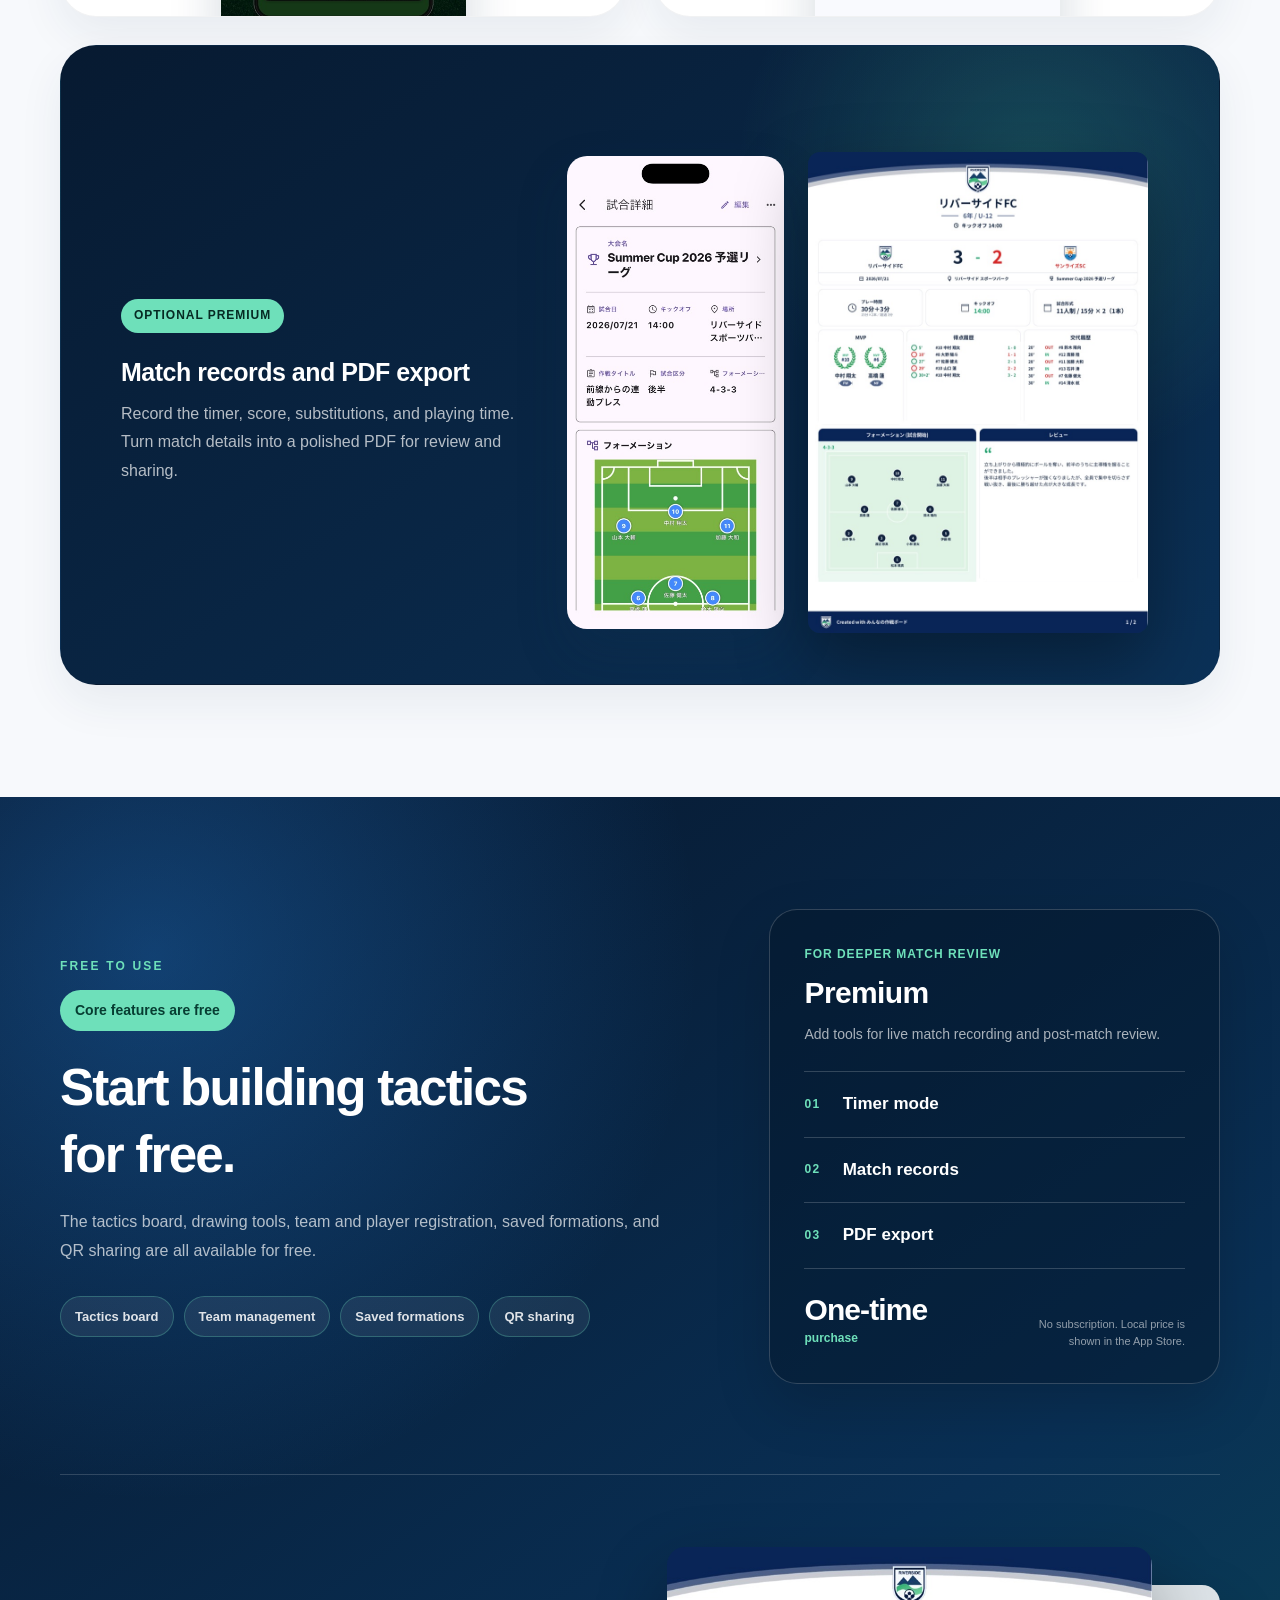
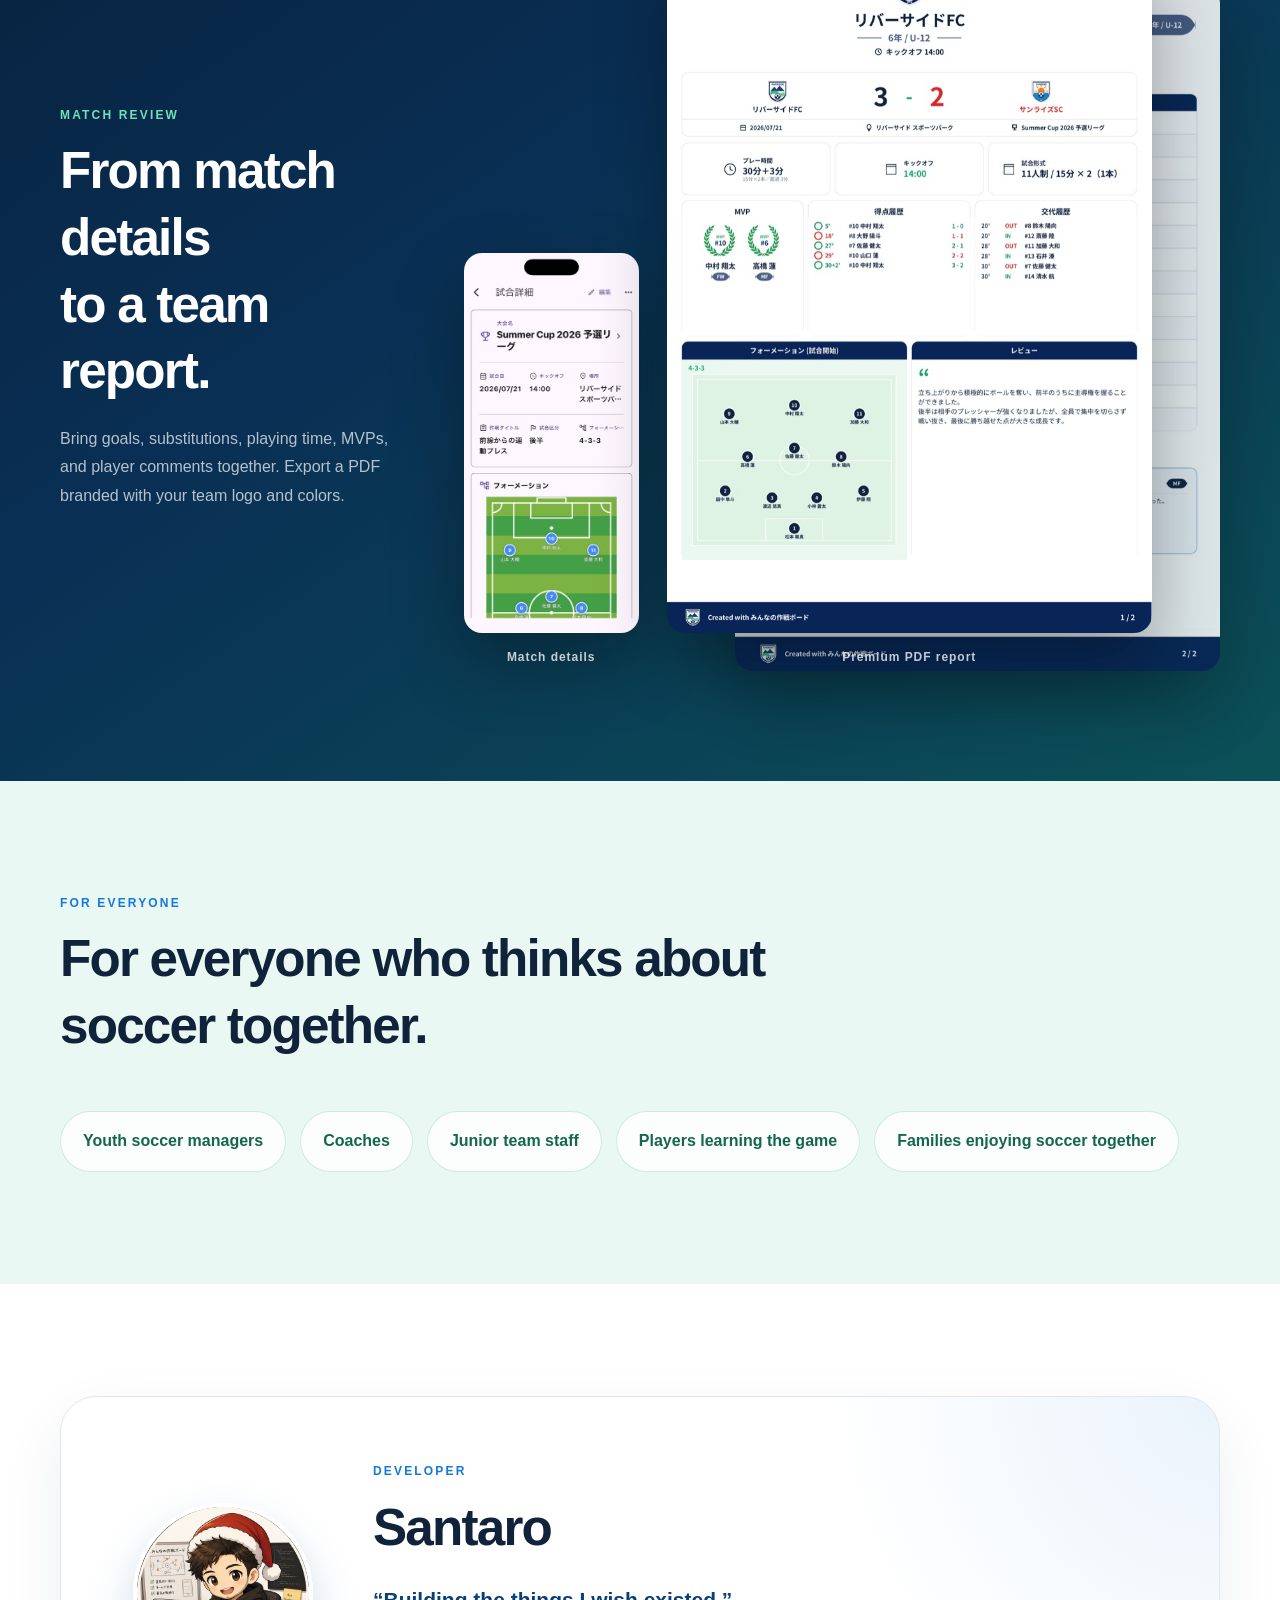
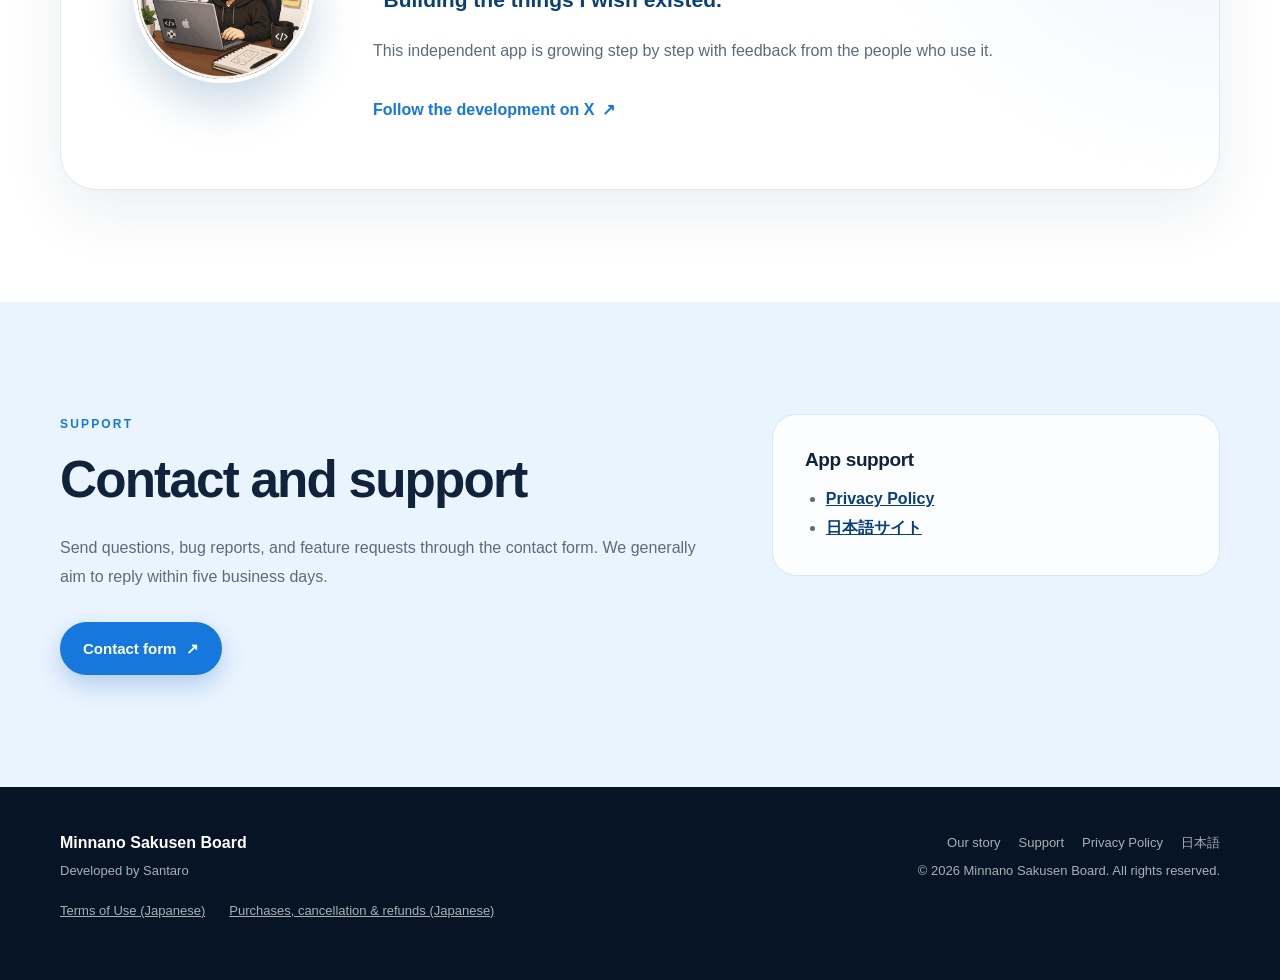
<file: minnanosakusenboard/en/index.html>
<!doctype html>
<html lang="en">
  <head>
    <meta charset="utf-8" />
    <meta name="viewport" content="width=device-width, initial-scale=1" />
    <meta name="theme-color" content="#ffffff" />
    <meta name="description" content="Make soccer thinking more fun. The official site for Minnano Sakusen Board, a soccer and futsal tactics-sharing app for youth teams." />
    <meta property="og:type" content="website" />
    <meta property="og:locale" content="en_US" />
    <meta property="og:site_name" content="Minnano Sakusen Board" />
    <meta property="og:title" content="Minnano Sakusen Board" />
    <meta property="og:description" content="Make soccer thinking more fun. A tactics-sharing app for youth soccer and futsal teams." />
    <meta property="og:url" content="https://yysanta.github.io/support/minnanosakusenboard/en/" />
    <meta property="og:image" content="https://yysanta.github.io/support/assets/images/ogp.png" />
    <meta property="og:image:width" content="1730" />
    <meta property="og:image:height" content="909" />
    <meta property="og:image:alt" content="Minnano Sakusen Board — make soccer thinking more fun." />
    <meta name="twitter:card" content="summary_large_image" />
    <meta name="twitter:title" content="Minnano Sakusen Board" />
    <meta name="twitter:description" content="A tactics-sharing app for youth soccer and futsal teams." />
    <meta name="twitter:image" content="https://yysanta.github.io/support/assets/images/ogp.png" />
    <title>Minnano Sakusen Board | Official Site</title>
    <link rel="alternate" hreflang="ja" href="https://yysanta.github.io/support/minnanosakusenboard/" />
    <link rel="alternate" hreflang="en" href="https://yysanta.github.io/support/minnanosakusenboard/en/" />
    <link rel="alternate" hreflang="x-default" href="https://yysanta.github.io/support/minnanosakusenboard/" />
    <link rel="icon" type="image/png" href="../../assets/images/favicon.png" />
    <link rel="apple-touch-icon" href="../../assets/images/app-icon.png" />
    <link rel="stylesheet" href="../../assets/site.css" />
    <link rel="canonical" href="https://yysanta.github.io/support/minnanosakusenboard/en/" />
  </head>
  <body>
    <a class="skip-link" href="#main-content">Skip to content</a>
    <header class="site-header">
      <div class="container header-inner">
        <a class="brand" href="./" aria-label="Minnano Sakusen Board home">
          <img class="brand-mark" src="../../assets/images/app-icon.png" alt="" width="44" height="44" />
          <span><span class="brand-name">Minnano Sakusen Board</span><span class="brand-subtitle">Official Site</span></span>
        </a>
        <nav class="header-nav" aria-label="Main navigation">
          <a class="header-link" href="#story">Our story</a>
          <a class="header-link" href="#features">Features</a>
          <a class="header-link" href="#support">Support</a>
          <a class="language-link" href="../" lang="ja">日本語</a>
        </nav>
      </div>
    </header>

    <main id="main-content">
      <section class="landing-hero">
        <div class="container landing-hero-grid">
          <div class="landing-hero-copy">
            <div class="app-label">
              <img src="../../assets/images/app-icon.png" alt="Minnano Sakusen Board app icon" width="92" height="92" />
              <div><p class="eyebrow">SOCCER TACTICS APP</p><p>For youth soccer teams</p></div>
            </div>
            <h1>Make soccer<br />thinking<br /><span>more fun.</span></h1>
            <p class="landing-lead">Players, coaches, and families can view, move, and discuss tactics together. A simple tactics-sharing app for soccer and futsal.</p>
            <div class="landing-actions">
              <a class="app-store-button" href="https://apps.apple.com/app/id6784772406" target="_blank" rel="noopener noreferrer" aria-label="Download Minnano Sakusen Board on the App Store">
                <span class="apple-mark" aria-hidden="true"></span>
                <span><small>Download on the</small><strong>App Store</strong></span>
              </a>
              <span class="launch-note">Available on the App Store</span>
            </div>
          </div>
          <div class="hero-showcase" aria-label="App screenshots">
            <div class="hero-glow"></div>
            <img class="hero-screen hero-screen-back" src="../../assets/images/app-store/04.jpg" alt="Tactics board with arrows and freehand drawing" width="430" height="932" />
            <img class="hero-screen hero-screen-front" src="../../assets/images/app-store/01.jpg" alt="Tactics board with players placed on the field" width="430" height="932" />
          </div>
        </div>
      </section>

      <section class="section story-section" id="story">
        <div class="container story-layout">
          <div class="story-heading"><p class="eyebrow">WHY I MADE IT</p><h2>Rediscovering<br />the joy of soccer.</h2></div>
          <div class="story-copy">
            <p>When my children and family started playing soccer, I rediscovered how much I enjoyed the game.</p>
            <p>I played soccer in elementary school, but I also remember feeling discouraged by the gap between myself and more skilled players.</p>
            <p>That is why I want today’s young players to experience not only the joy of improving, but also the <strong>joy of thinking about the game.</strong></p>
            <p>I created Minnano Sakusen Board to give teams more opportunities to move ideas around, talk through them, and try them together.</p>
          </div>
        </div>
      </section>

      <section class="section features-section" id="features">
        <div class="container">
          <div class="section-heading centered">
            <p class="eyebrow">FEATURES</p><h2>Think. Share. Review.</h2>
            <p>Connect team communication from training through post-match review.</p>
            <p class="free-feature-note"><span>Core features are free</span>Use the tactics board, QR sharing, and team management at no cost.</p>
          </div>
          <div class="feature-grid">
            <article class="feature-card feature-card-wide">
              <div class="feature-copy"><div class="feature-labels"><span class="feature-number">01</span><span class="free-pill">FREE</span></div><h3>Tactics board</h3><p>Drag players into position, then use arrows and freehand drawing to explain movement and intent.</p></div>
              <div class="feature-images two-screens">
                <img src="../../assets/images/app-store/01.jpg" alt="Tactics board with player positions" width="430" height="932" />
                <img src="../../assets/images/app-store/04.jpg" alt="Tactics board with drawing tools" width="430" height="932" />
              </div>
            </article>
            <article class="feature-card">
              <div class="feature-copy"><div class="feature-labels"><span class="feature-number">02</span><span class="free-pill">FREE</span></div><h3>QR sharing</h3><p>Share formations and tactics quickly with a QR code.</p></div>
              <div class="feature-images"><img src="../../assets/images/app-store/06.jpg" alt="QR code for sharing a tactic" width="430" height="932" /></div>
            </article>
            <article class="feature-card">
              <div class="feature-copy"><div class="feature-labels"><span class="feature-number">03</span><span class="free-pill">FREE</span></div><h3>Team management</h3><p>Organize players by team logo, color, category, and class, then place a registered team on the board whenever you need it.</p></div>
              <div class="feature-images"><img src="../../assets/images/features/team-management-iphone.jpg" alt="Team management with logo and categories" width="430" height="935" /></div>
            </article>
            <article class="feature-card feature-card-wide premium-feature">
              <div class="feature-copy"><span class="premium-pill">OPTIONAL PREMIUM</span><h3>Match records and PDF export</h3><p>Record the timer, score, substitutions, and playing time. Turn match details into a polished PDF for review and sharing.</p></div>
              <div class="feature-images premium-feature-images">
                <img class="phone-preview" src="../../assets/images/features/match-detail-iphone.jpg" alt="Premium match detail screen" width="430" height="935" />
                <img class="report-preview" src="../../assets/images/features/pdf-report-page1.jpg" alt="Premium PDF match report" width="760" height="1074" />
              </div>
            </article>
          </div>
        </div>
      </section>

      <section class="section premium-section" id="premium">
        <div class="container premium-layout">
          <div class="free-plan">
            <p class="eyebrow">FREE TO USE</p><span class="free-plan-badge">Core features are free</span>
            <h2>Start building tactics<br />for free.</h2>
            <p class="premium-lead">The tactics board, drawing tools, team and player registration, saved formations, and QR sharing are all available for free.</p>
            <ul class="free-plan-list"><li>Tactics board</li><li>Team management</li><li>Saved formations</li><li>QR sharing</li></ul>
          </div>
          <aside class="premium-option">
            <p class="premium-option-label">FOR DEEPER MATCH REVIEW</p><h3>Premium</h3>
            <p class="premium-option-description">Add tools for live match recording and post-match review.</p>
            <ul class="premium-list"><li><span>01</span><strong>Timer mode</strong></li><li><span>02</span><strong>Match records</strong></li><li><span>03</span><strong>PDF export</strong></li></ul>
            <div class="premium-purchase"><p><strong>One-time</strong><span>purchase</span></p><small>No subscription. Local price is shown in the App Store.</small></div>
          </aside>
        </div>
        <div class="container premium-showcase">
          <div class="premium-showcase-copy"><p class="eyebrow">MATCH REVIEW</p><h2>From match details<br />to a team report.</h2><p>Bring goals, substitutions, playing time, MVPs, and player comments together. Export a PDF branded with your team logo and colors.</p></div>
          <div class="premium-showcase-media">
            <figure class="premium-phone-shot"><img src="../../assets/images/features/match-detail-iphone.jpg" alt="Match details and starting formation" width="430" height="935" loading="lazy" /><figcaption>Match details</figcaption></figure>
            <figure class="premium-report-stack"><img src="../../assets/images/features/pdf-report-page1.jpg" alt="PDF match summary" width="760" height="1074" loading="lazy" /><img src="../../assets/images/features/pdf-player-report.jpg" alt="PDF player report" width="760" height="1074" loading="lazy" /><figcaption>Premium PDF report</figcaption></figure>
          </div>
        </div>
      </section>

      <section class="section audience-section">
        <div class="container"><div class="section-heading"><p class="eyebrow">FOR EVERYONE</p><h2>For everyone who thinks about soccer together.</h2></div><ul class="audience-list"><li>Youth soccer managers</li><li>Coaches</li><li>Junior team staff</li><li>Players learning the game</li><li>Families enjoying soccer together</li></ul></div>
      </section>

      <section class="section developer-section" id="developer">
        <div class="container developer-card">
          <a class="developer-avatar-link" href="https://x.com/yyyappsolo" target="_blank" rel="noopener noreferrer" aria-label="View Santaro on X"><img class="developer-avatar" src="../../assets/images/developer-avatar.jpg" alt="Santaro, the developer" width="512" height="512" /></a>
          <div class="developer-copy"><p class="eyebrow">DEVELOPER</p><h2>Santaro</h2><p class="developer-tagline">“Building the things I wish existed.”</p><p>This independent app is growing step by step with feedback from the people who use it.</p><a class="text-link" href="https://x.com/yyyappsolo" target="_blank" rel="noopener noreferrer">Follow the development on X <span aria-hidden="true">↗</span></a></div>
        </div>
      </section>

      <section class="section support-section" id="support">
        <div class="container support-layout">
          <div><p class="eyebrow">SUPPORT</p><h2>Contact and support</h2><p>Send questions, bug reports, and feature requests through the contact form. We generally aim to reply within five business days.</p><a class="button button-primary" href="https://docs.google.com/forms/d/e/1FAIpQLSdDb0k4PJAORu3d4o4CxCHpVAx6rfV-jXYe_y5rYr1i6vu2IA/viewform?usp=header" target="_blank" rel="noopener noreferrer">Contact form <span aria-hidden="true">↗</span></a></div>
          <div class="support-note"><h3>App support</h3><ul><li><a href="./privacy/">Privacy Policy</a></li><li><a href="../" lang="ja">日本語サイト</a></li></ul></div>
        </div>
      </section>
    </main>

    <footer class="site-footer"><div class="container footer-inner"><div><p class="footer-brand">Minnano Sakusen Board</p><p>Developed by Santaro</p></div><div class="footer-meta"><a href="#story">Our story</a><a href="#support">Support</a><a href="./privacy/">Privacy Policy</a><a href="../" lang="ja">日本語</a><p>© 2026 Minnano Sakusen Board. All rights reserved.</p></div></div><div class="container"><nav aria-label="Terms and purchases" style="display:flex;flex-wrap:wrap;gap:12px 24px;padding-block:16px"><a href="../../terms/" hreflang="ja">Terms of Use (Japanese)</a><a href="../../purchases/" hreflang="ja">Purchases, cancellation &amp; refunds (Japanese)</a></nav></div>
</footer>
  </body>
</html>
</file>
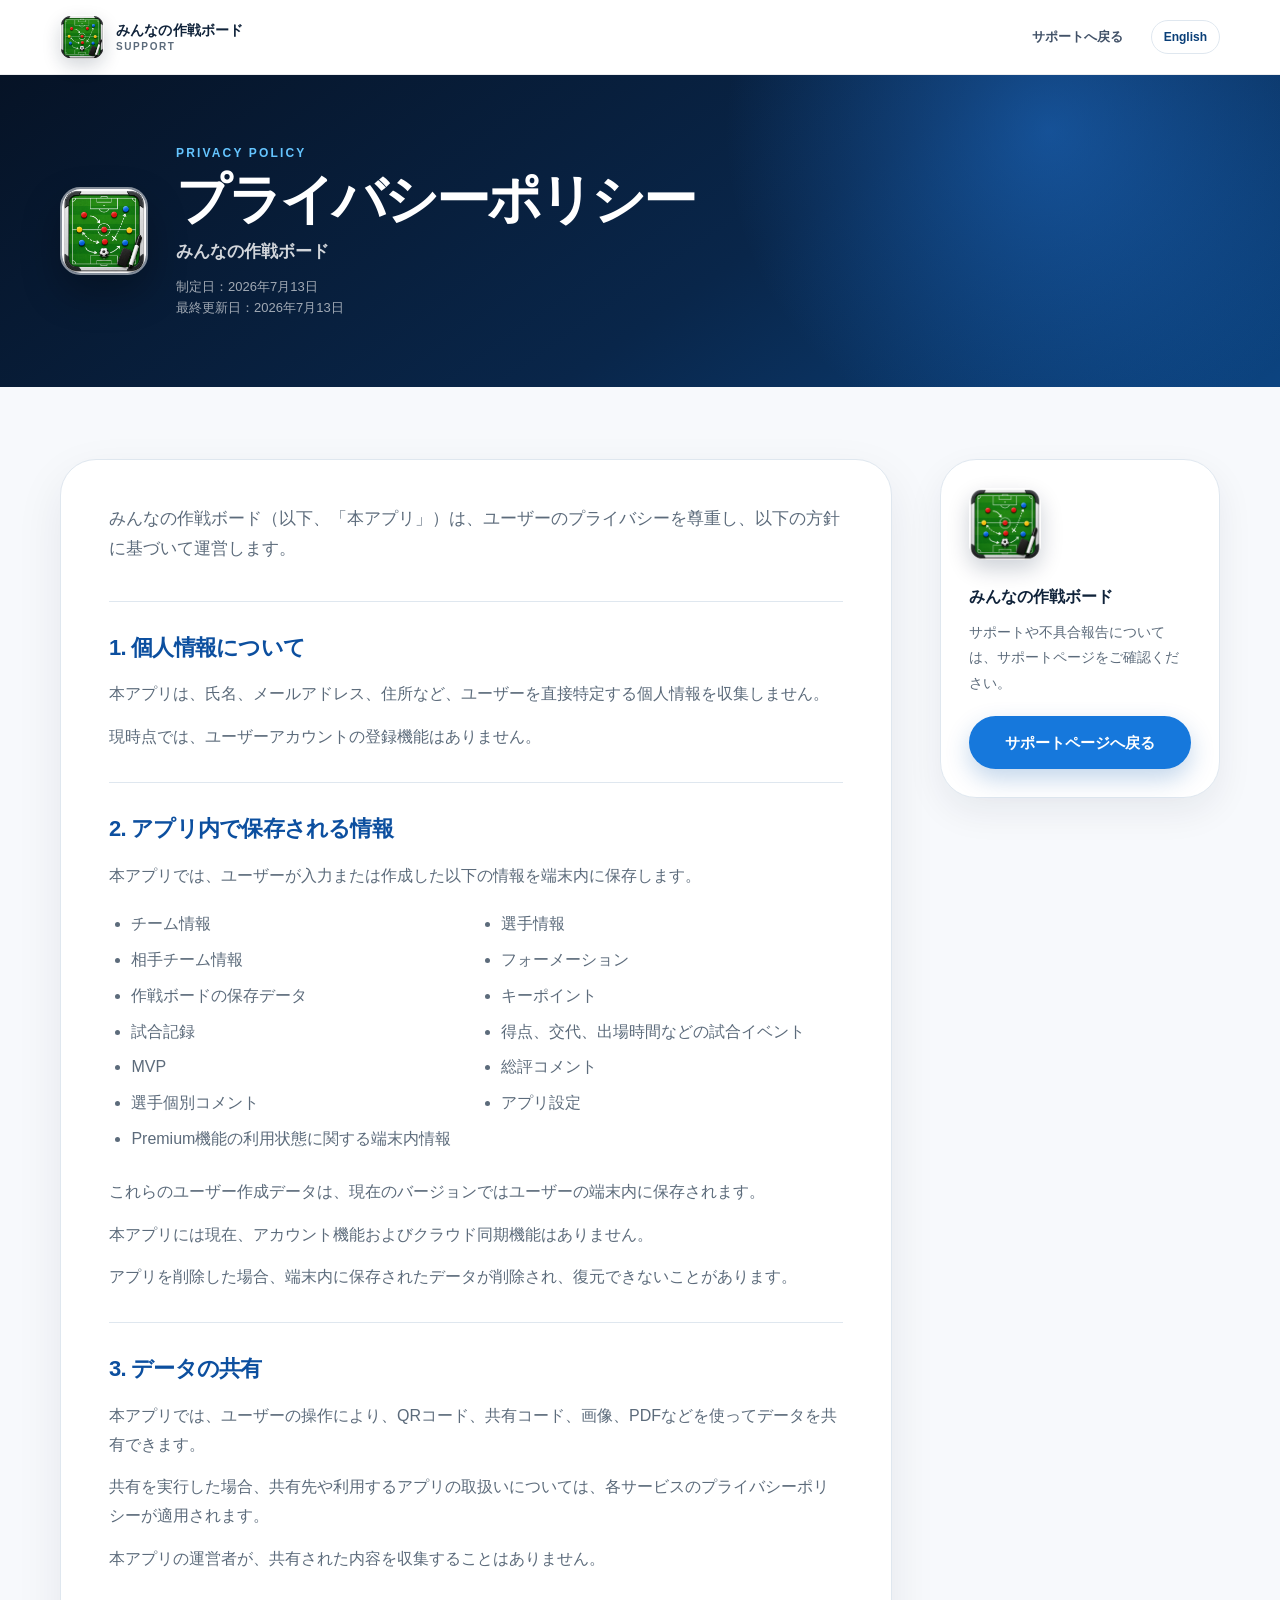
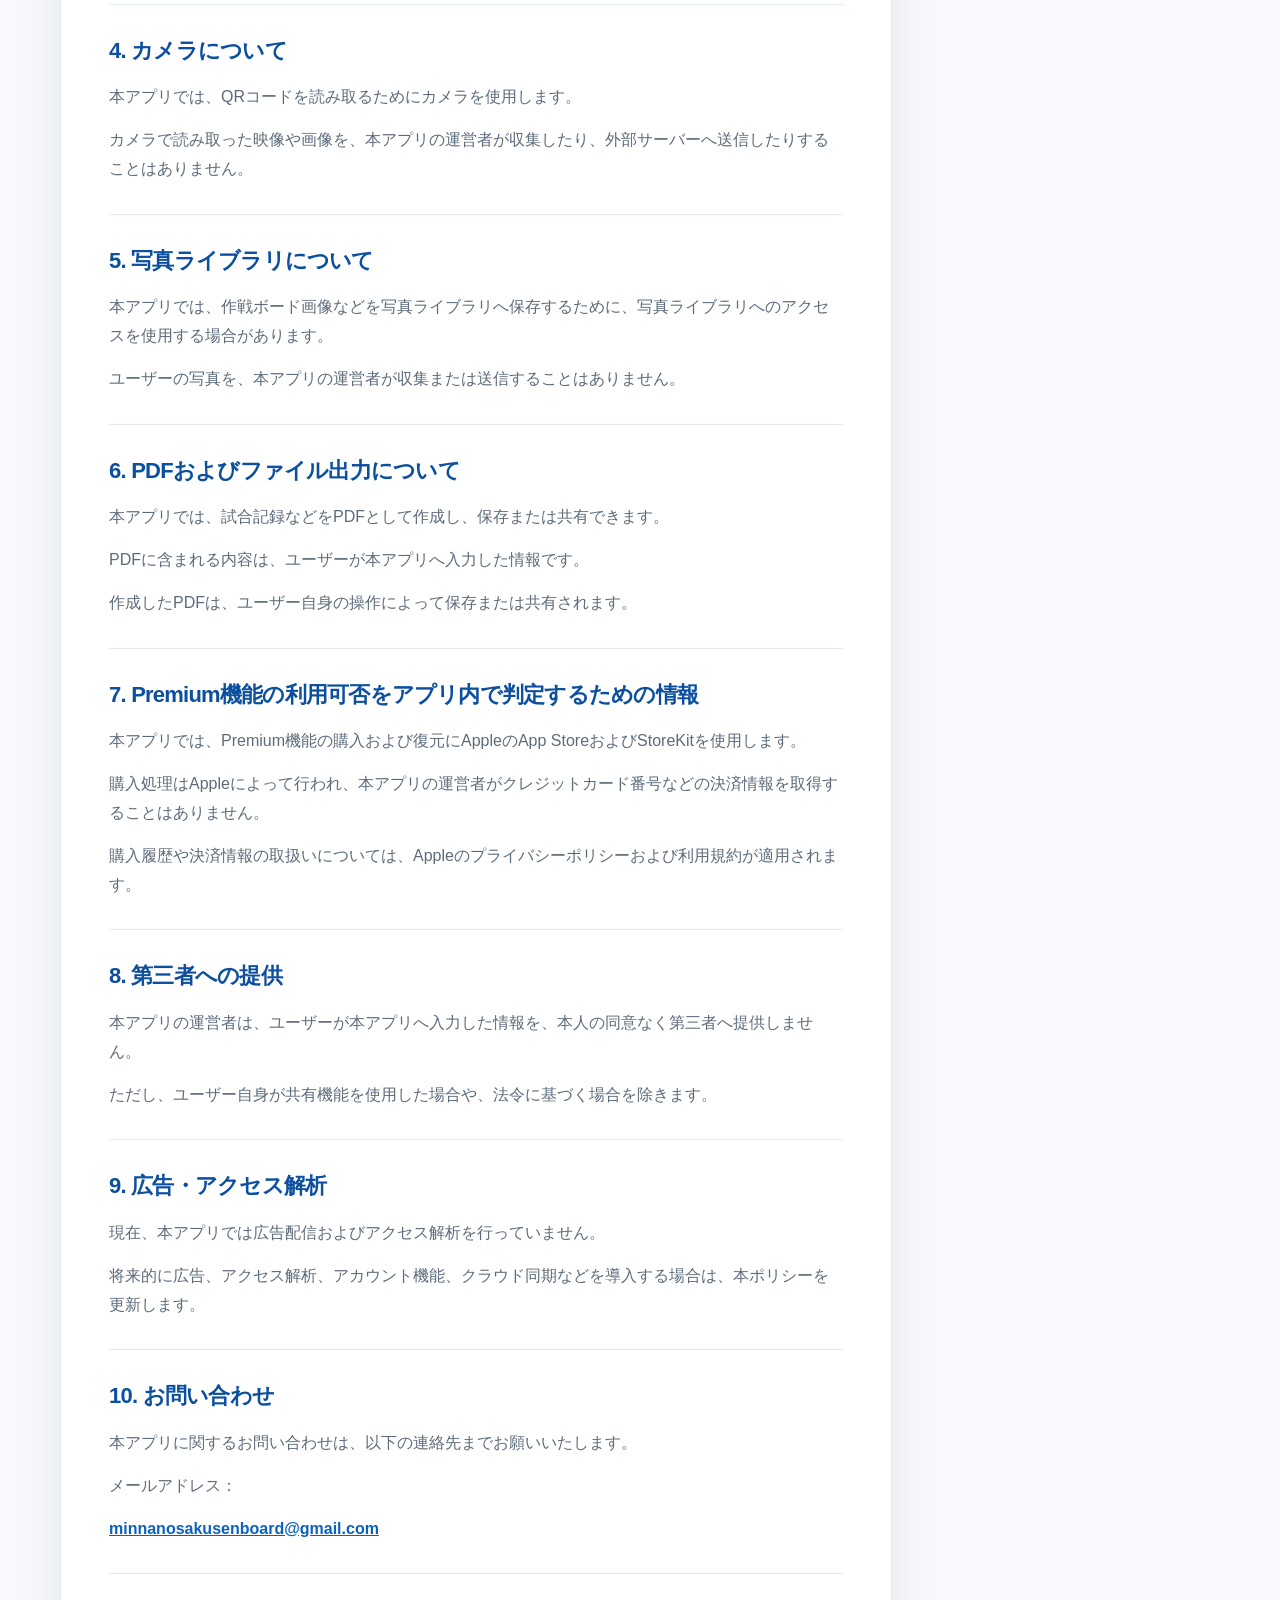
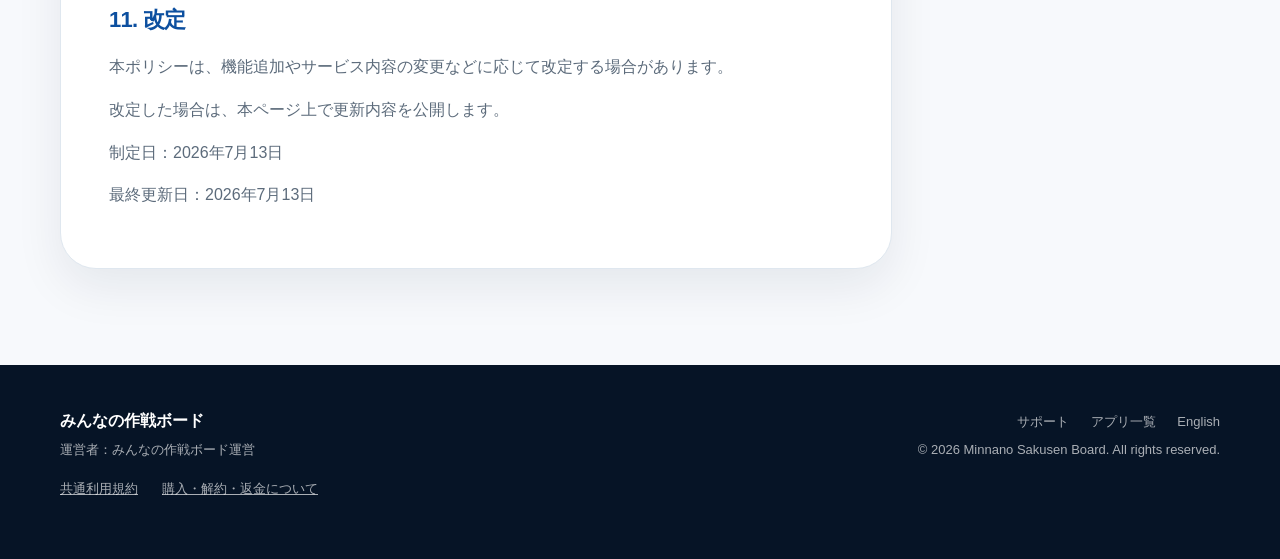
<file: minnanosakusenboard/privacy/index.html>
<!doctype html>
<html lang="ja">
  <head>
    <meta charset="utf-8" />
    <meta name="viewport" content="width=device-width, initial-scale=1" />
    <meta name="theme-color" content="#071a36" />
    <meta
      name="description"
      content="「みんなの作戦ボード」のプライバシーポリシーです。"
    />
    <title>プライバシーポリシー | みんなの作戦ボード</title>
    <link rel="alternate" hreflang="ja" href="https://yysanta.github.io/support/minnanosakusenboard/privacy/" />
    <link rel="alternate" hreflang="en" href="https://yysanta.github.io/support/minnanosakusenboard/en/privacy/" />
    <link rel="icon" type="image/png" href="../../assets/images/favicon.png" />
    <link rel="apple-touch-icon" href="../../assets/images/app-icon.png" />
    <link rel="stylesheet" href="../../assets/site.css" />
    <link
      rel="canonical"
      href="https://yysanta.github.io/support/minnanosakusenboard/privacy/"
    />
  </head>
  <body>
    <a class="skip-link" href="#main-content">本文へ移動</a>

    <header class="site-header">
      <div class="container header-inner">
        <a class="brand" href="../" aria-label="みんなの作戦ボード サポートへ戻る">
          <img
            class="brand-mark"
            src="../../assets/images/app-icon.png"
            alt=""
            width="44"
            height="44"
          />
          <span>
            <span class="brand-name">みんなの作戦ボード</span>
            <span class="brand-subtitle">Support</span>
          </span>
        </a>
        <nav class="header-nav" aria-label="プライバシーポリシーのナビゲーション">
          <a class="header-link" href="../">サポートへ戻る</a>
          <a class="language-link" href="../en/privacy/" lang="en">English</a>
        </nav>
      </div>
    </header>

    <main id="main-content">
      <section class="privacy-hero">
        <div class="container privacy-hero-inner">
          <img
            class="privacy-app-icon"
            src="../../assets/images/app-icon.png"
            alt="みんなの作戦ボードのアプリアイコン"
            width="88"
            height="88"
          />
          <div>
            <p class="eyebrow">PRIVACY POLICY</p>
            <h1>プライバシーポリシー</h1>
            <p class="privacy-app-name">みんなの作戦ボード</p>
            <p class="privacy-updated">
              制定日：2026年7月13日<br />
              最終更新日：2026年7月13日
            </p>
          </div>
        </div>
      </section>

      <section class="privacy-section">
        <div class="container privacy-layout">
          <article class="privacy-article">
            <p data-policy-line>
              みんなの作戦ボード（以下、「本アプリ」）は、ユーザーのプライバシーを尊重し、以下の方針に基づいて運営します。
            </p>

            <section>
              <h2 data-policy-line>1. 個人情報について</h2>
              <p data-policy-line>
                本アプリは、氏名、メールアドレス、住所など、ユーザーを直接特定する個人情報を収集しません。
              </p>
              <p data-policy-line>現時点では、ユーザーアカウントの登録機能はありません。</p>
            </section>

            <section>
              <h2 data-policy-line>2. アプリ内で保存される情報</h2>
              <p data-policy-line>
                本アプリでは、ユーザーが入力または作成した以下の情報を端末内に保存します。
              </p>
              <ul>
                <li data-policy-line>チーム情報</li>
                <li data-policy-line>選手情報</li>
                <li data-policy-line>相手チーム情報</li>
                <li data-policy-line>フォーメーション</li>
                <li data-policy-line>作戦ボードの保存データ</li>
                <li data-policy-line>キーポイント</li>
                <li data-policy-line>試合記録</li>
                <li data-policy-line>得点、交代、出場時間などの試合イベント</li>
                <li data-policy-line>MVP</li>
                <li data-policy-line>総評コメント</li>
                <li data-policy-line>選手個別コメント</li>
                <li data-policy-line>アプリ設定</li>
                <li data-policy-line>Premium機能の利用状態に関する端末内情報</li>
              </ul>
              <p data-policy-line>
                これらのユーザー作成データは、現在のバージョンではユーザーの端末内に保存されます。
              </p>
              <p data-policy-line>
                本アプリには現在、アカウント機能およびクラウド同期機能はありません。
              </p>
              <p data-policy-line>
                アプリを削除した場合、端末内に保存されたデータが削除され、復元できないことがあります。
              </p>
            </section>

            <section>
              <h2 data-policy-line>3. データの共有</h2>
              <p data-policy-line>
                本アプリでは、ユーザーの操作により、QRコード、共有コード、画像、PDFなどを使ってデータを共有できます。
              </p>
              <p data-policy-line>
                共有を実行した場合、共有先や利用するアプリの取扱いについては、各サービスのプライバシーポリシーが適用されます。
              </p>
              <p data-policy-line>
                本アプリの運営者が、共有された内容を収集することはありません。
              </p>
            </section>

            <section>
              <h2 data-policy-line>4. カメラについて</h2>
              <p data-policy-line>本アプリでは、QRコードを読み取るためにカメラを使用します。</p>
              <p data-policy-line>
                カメラで読み取った映像や画像を、本アプリの運営者が収集したり、外部サーバーへ送信したりすることはありません。
              </p>
            </section>

            <section>
              <h2 data-policy-line>5. 写真ライブラリについて</h2>
              <p data-policy-line>
                本アプリでは、作戦ボード画像などを写真ライブラリへ保存するために、写真ライブラリへのアクセスを使用する場合があります。
              </p>
              <p data-policy-line>
                ユーザーの写真を、本アプリの運営者が収集または送信することはありません。
              </p>
            </section>

            <section>
              <h2 data-policy-line>6. PDFおよびファイル出力について</h2>
              <p data-policy-line>
                本アプリでは、試合記録などをPDFとして作成し、保存または共有できます。
              </p>
              <p data-policy-line>PDFに含まれる内容は、ユーザーが本アプリへ入力した情報です。</p>
              <p data-policy-line>
                作成したPDFは、ユーザー自身の操作によって保存または共有されます。
              </p>
            </section>

            <section>
              <h2 data-policy-line>
                7. Premium機能の利用可否をアプリ内で判定するための情報
              </h2>
              <p data-policy-line>
                本アプリでは、Premium機能の購入および復元にAppleのApp StoreおよびStoreKitを使用します。
              </p>
              <p data-policy-line>
                購入処理はAppleによって行われ、本アプリの運営者がクレジットカード番号などの決済情報を取得することはありません。
              </p>
              <p data-policy-line>
                購入履歴や決済情報の取扱いについては、Appleのプライバシーポリシーおよび利用規約が適用されます。
              </p>
            </section>

            <section>
              <h2 data-policy-line>8. 第三者への提供</h2>
              <p data-policy-line>
                本アプリの運営者は、ユーザーが本アプリへ入力した情報を、本人の同意なく第三者へ提供しません。
              </p>
              <p data-policy-line>
                ただし、ユーザー自身が共有機能を使用した場合や、法令に基づく場合を除きます。
              </p>
            </section>

            <section>
              <h2 data-policy-line>9. 広告・アクセス解析</h2>
              <p data-policy-line>
                現在、本アプリでは広告配信およびアクセス解析を行っていません。
              </p>
              <p data-policy-line>
                将来的に広告、アクセス解析、アカウント機能、クラウド同期などを導入する場合は、本ポリシーを更新します。
              </p>
            </section>

            <section>
              <h2 data-policy-line>10. お問い合わせ</h2>
              <p data-policy-line>
                本アプリに関するお問い合わせは、以下の連絡先までお願いいたします。
              </p>
              <p data-policy-line>メールアドレス：</p>
              <p data-policy-line>
                <a href="mailto:minnanosakusenboard@gmail.com"
                  >minnanosakusenboard@gmail.com</a
                >
              </p>
            </section>

            <section>
              <h2 data-policy-line>11. 改定</h2>
              <p data-policy-line>
                本ポリシーは、機能追加やサービス内容の変更などに応じて改定する場合があります。
              </p>
              <p data-policy-line>改定した場合は、本ページ上で更新内容を公開します。</p>
              <p data-policy-line>制定日：2026年7月13日</p>
              <p data-policy-line>最終更新日：2026年7月13日</p>
            </section>
          </article>

          <aside class="privacy-aside">
            <img
              src="../../assets/images/app-icon.png"
              alt=""
              width="72"
              height="72"
            />
            <p class="privacy-aside-title">みんなの作戦ボード</p>
            <p>サポートや不具合報告については、サポートページをご確認ください。</p>
            <a class="button button-primary" href="../">サポートページへ戻る</a>
          </aside>
        </div>
      </section>
    </main>

    <footer class="site-footer">
      <div class="container footer-inner">
        <div>
          <p class="footer-brand">みんなの作戦ボード</p>
          <p>運営者：みんなの作戦ボード運営</p>
        </div>
        <div class="footer-meta">
          <a href="../">サポート</a>
          <a href="../../">アプリ一覧</a>
          <a href="../en/privacy/" lang="en">English</a>
          <p lang="en">© 2026 Minnano Sakusen Board. All rights reserved.</p>
        </div>
      </div>
    <div class="container"><nav aria-label="規約・購入案内" style="display:flex;flex-wrap:wrap;gap:12px 24px;padding-block:16px"><a href="../../terms/">共通利用規約</a><a href="../../purchases/">購入・解約・返金について</a></nav></div>
</footer>
  </body>
</html>
</file>
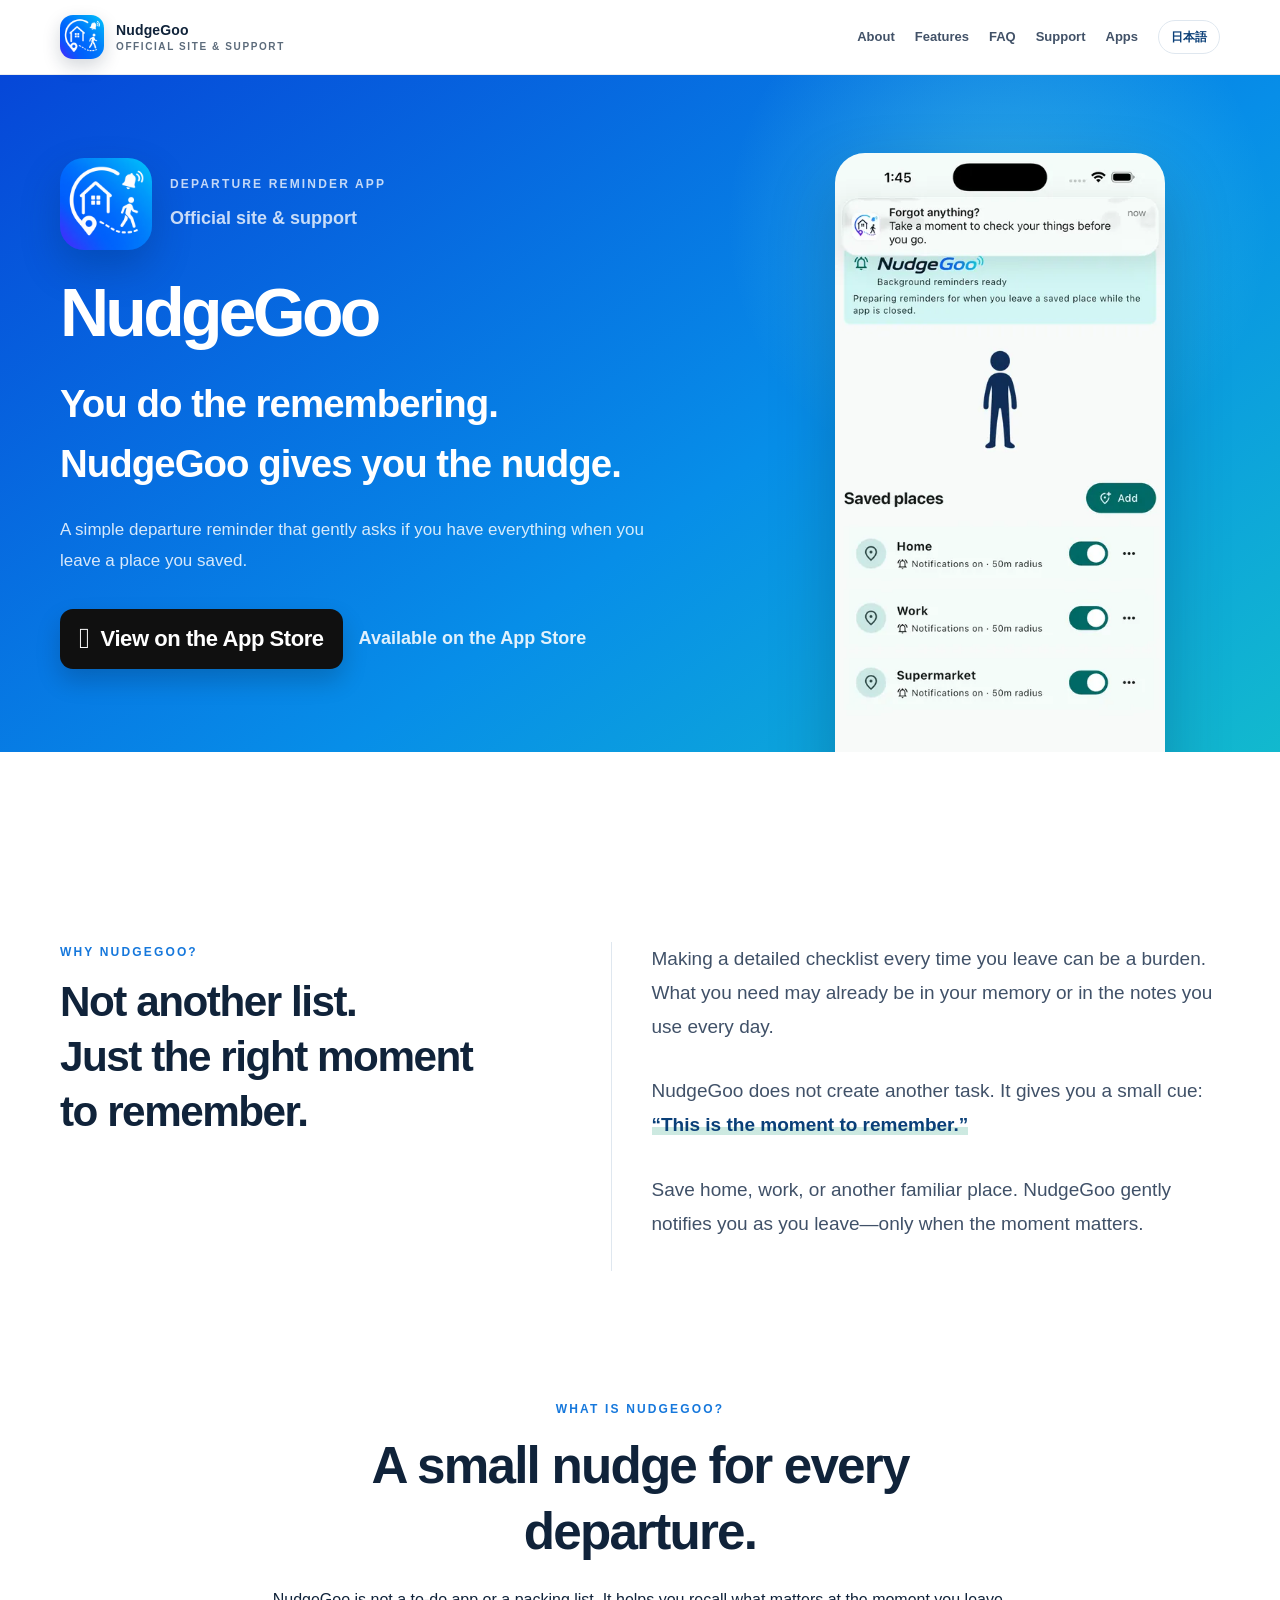
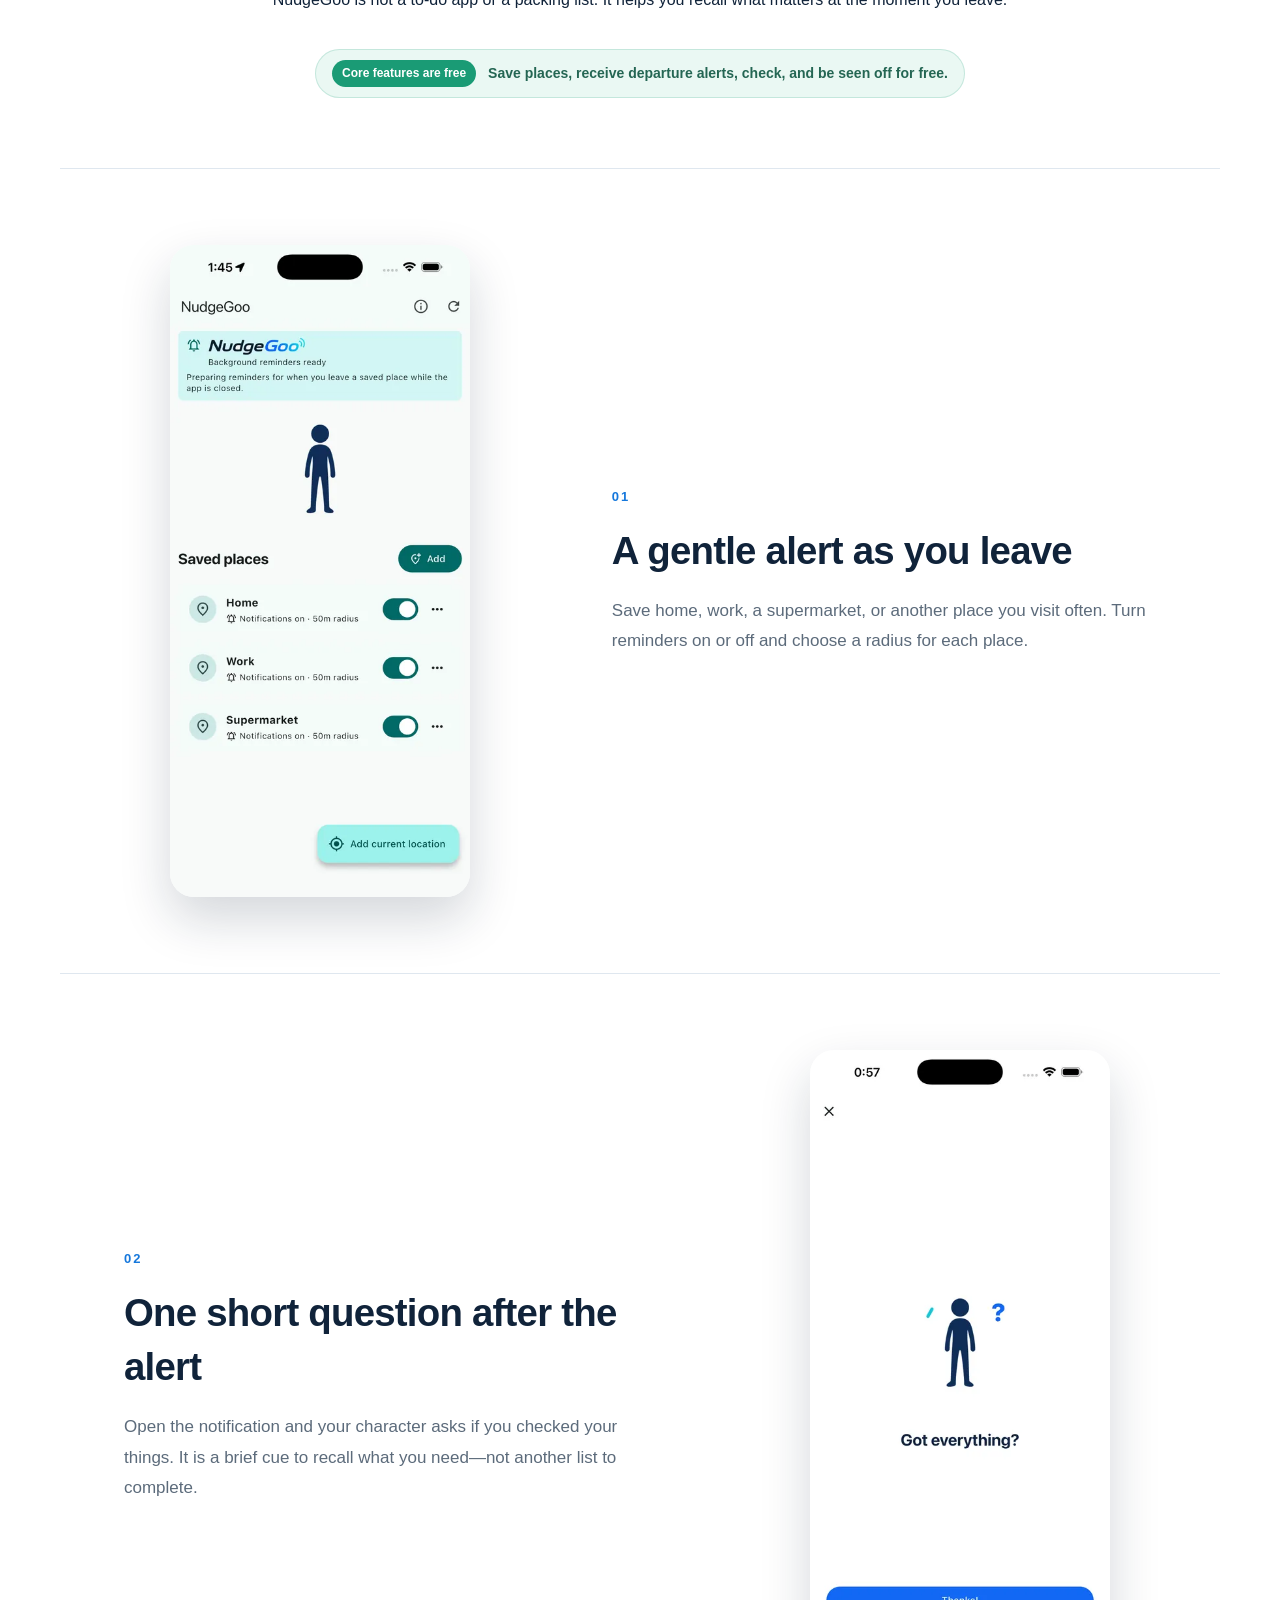
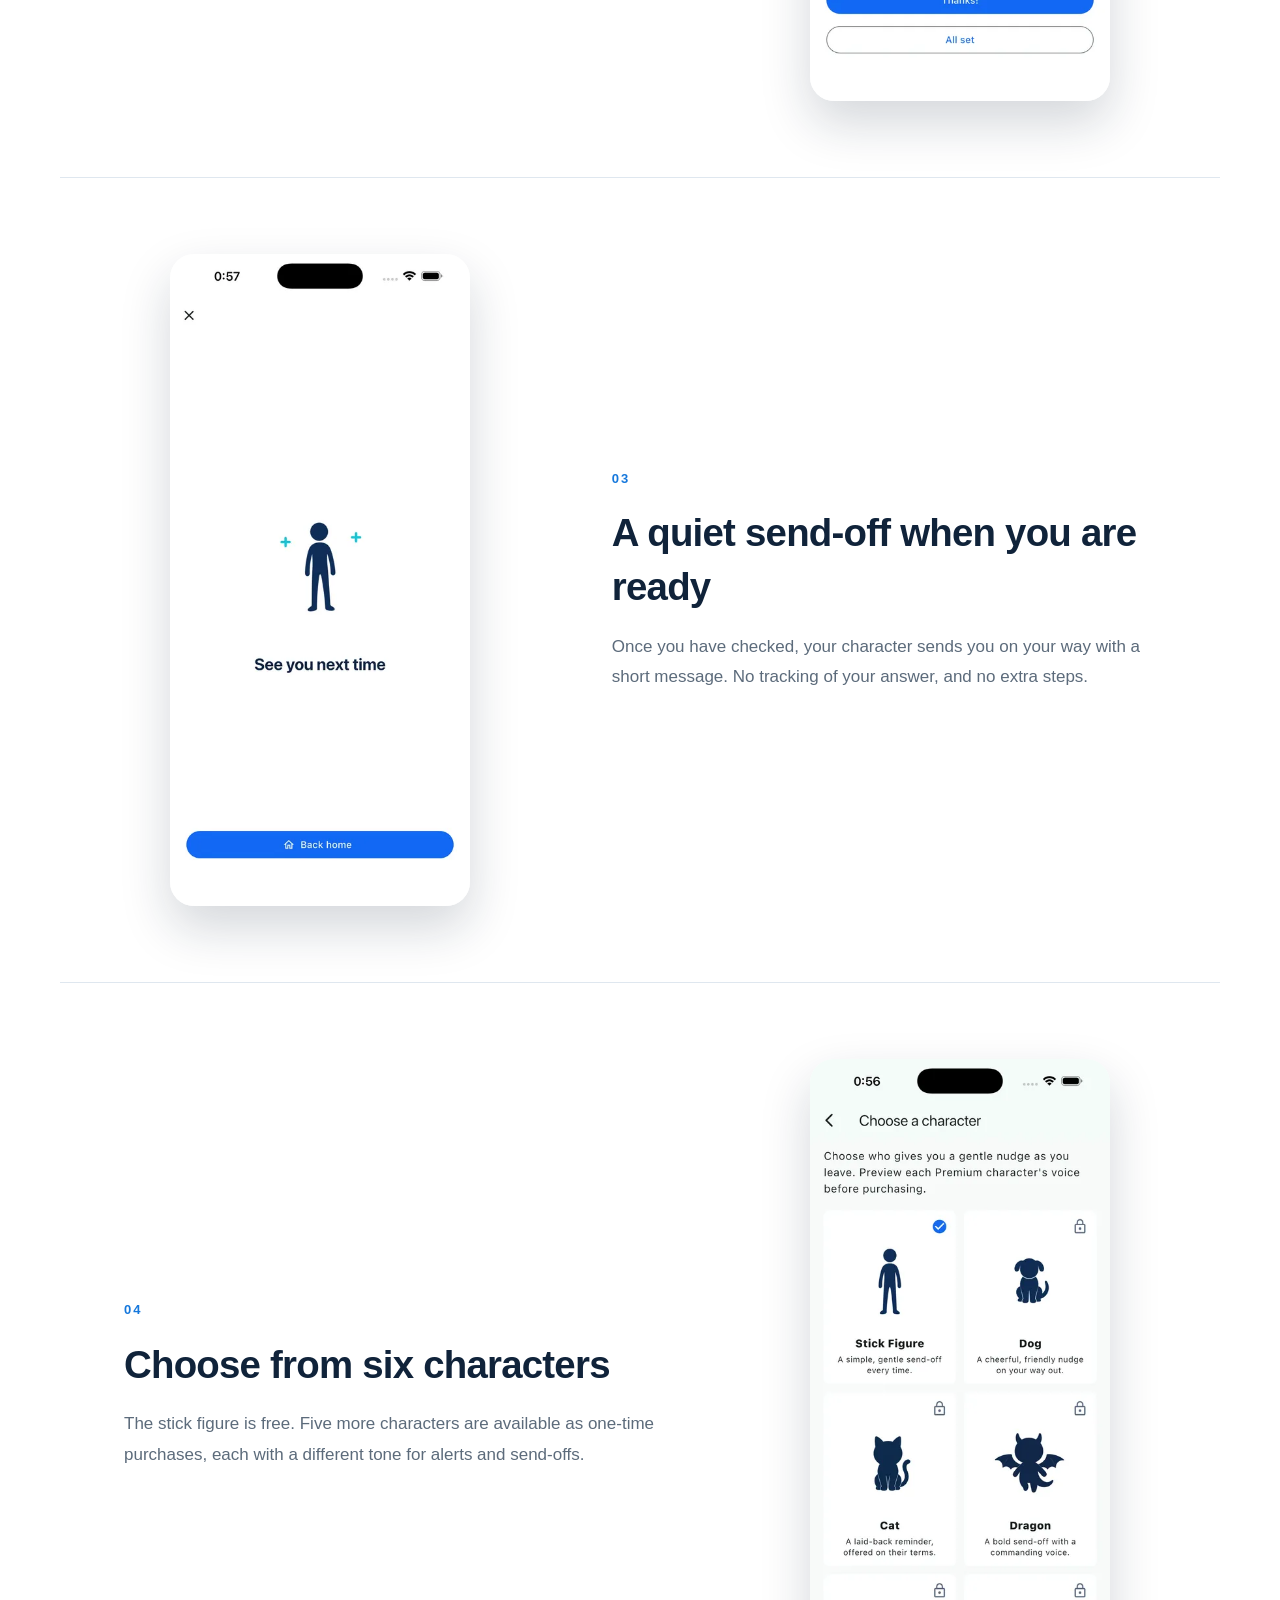
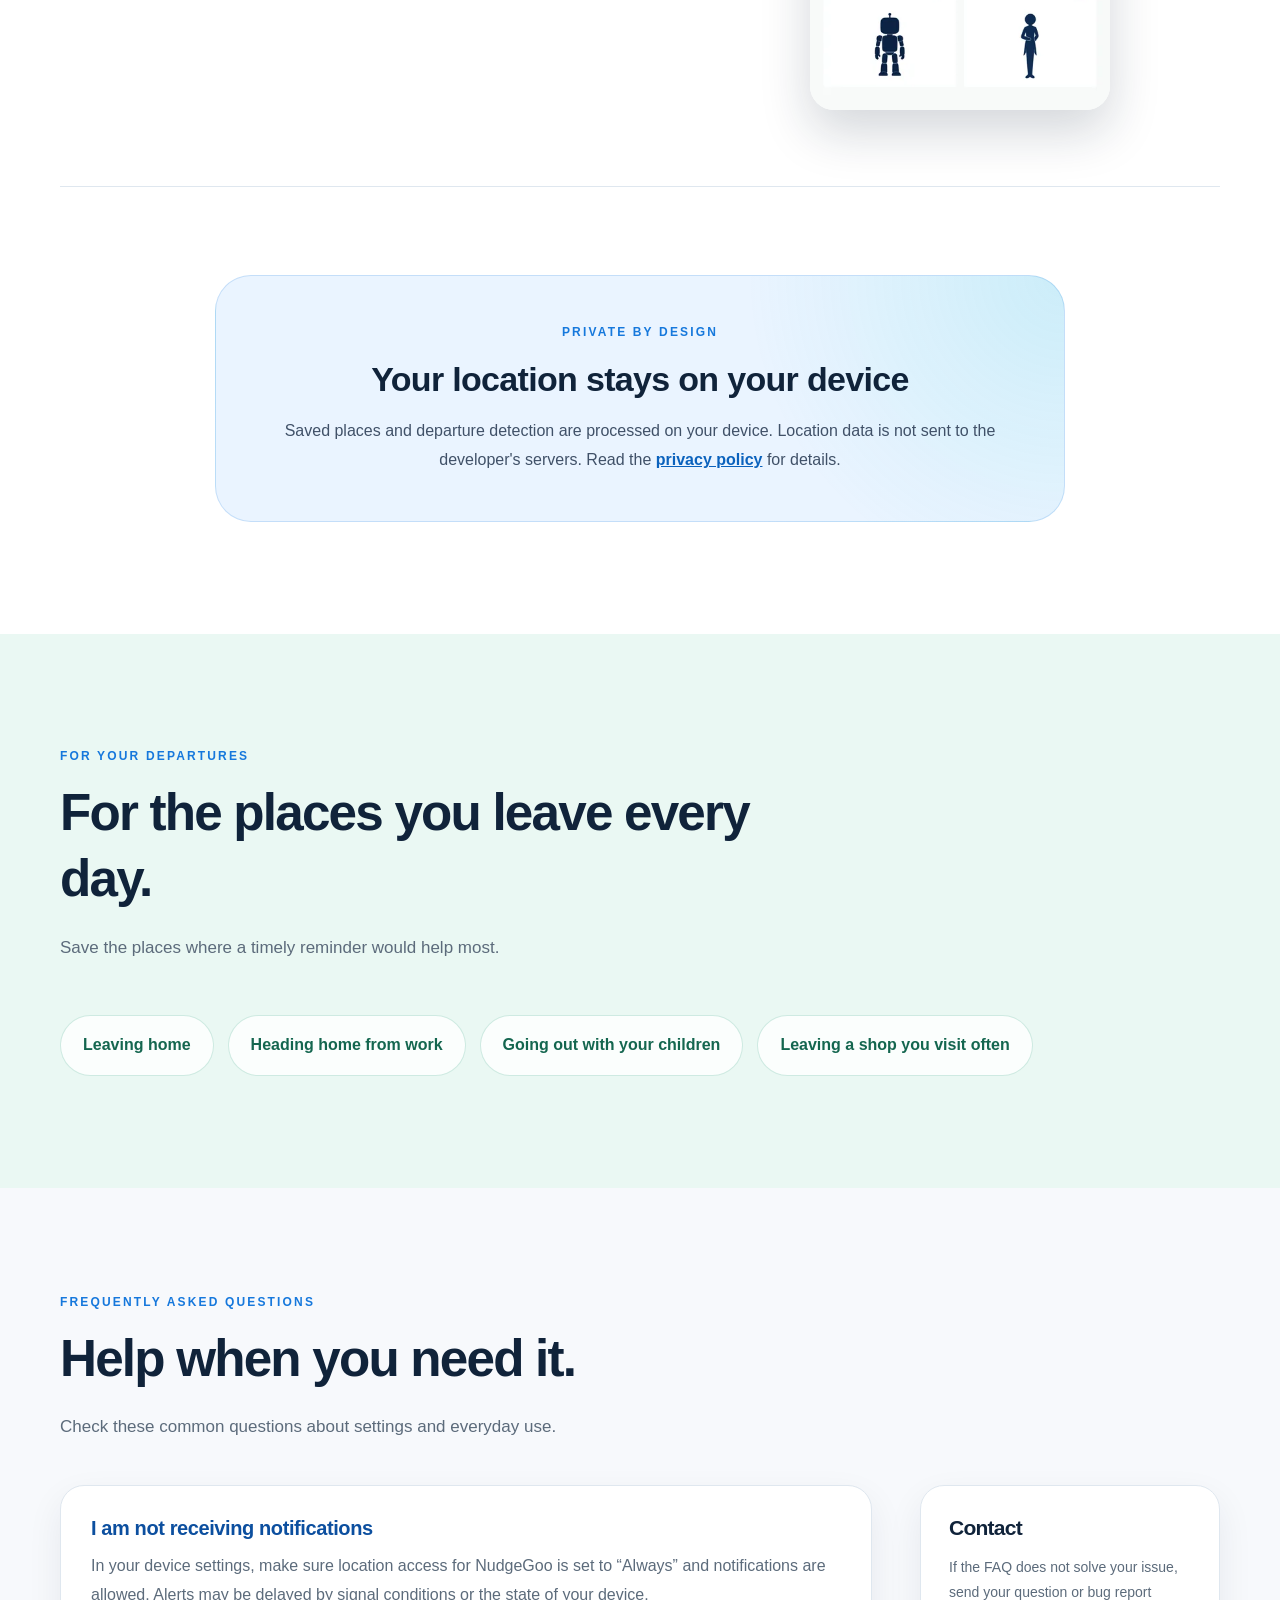
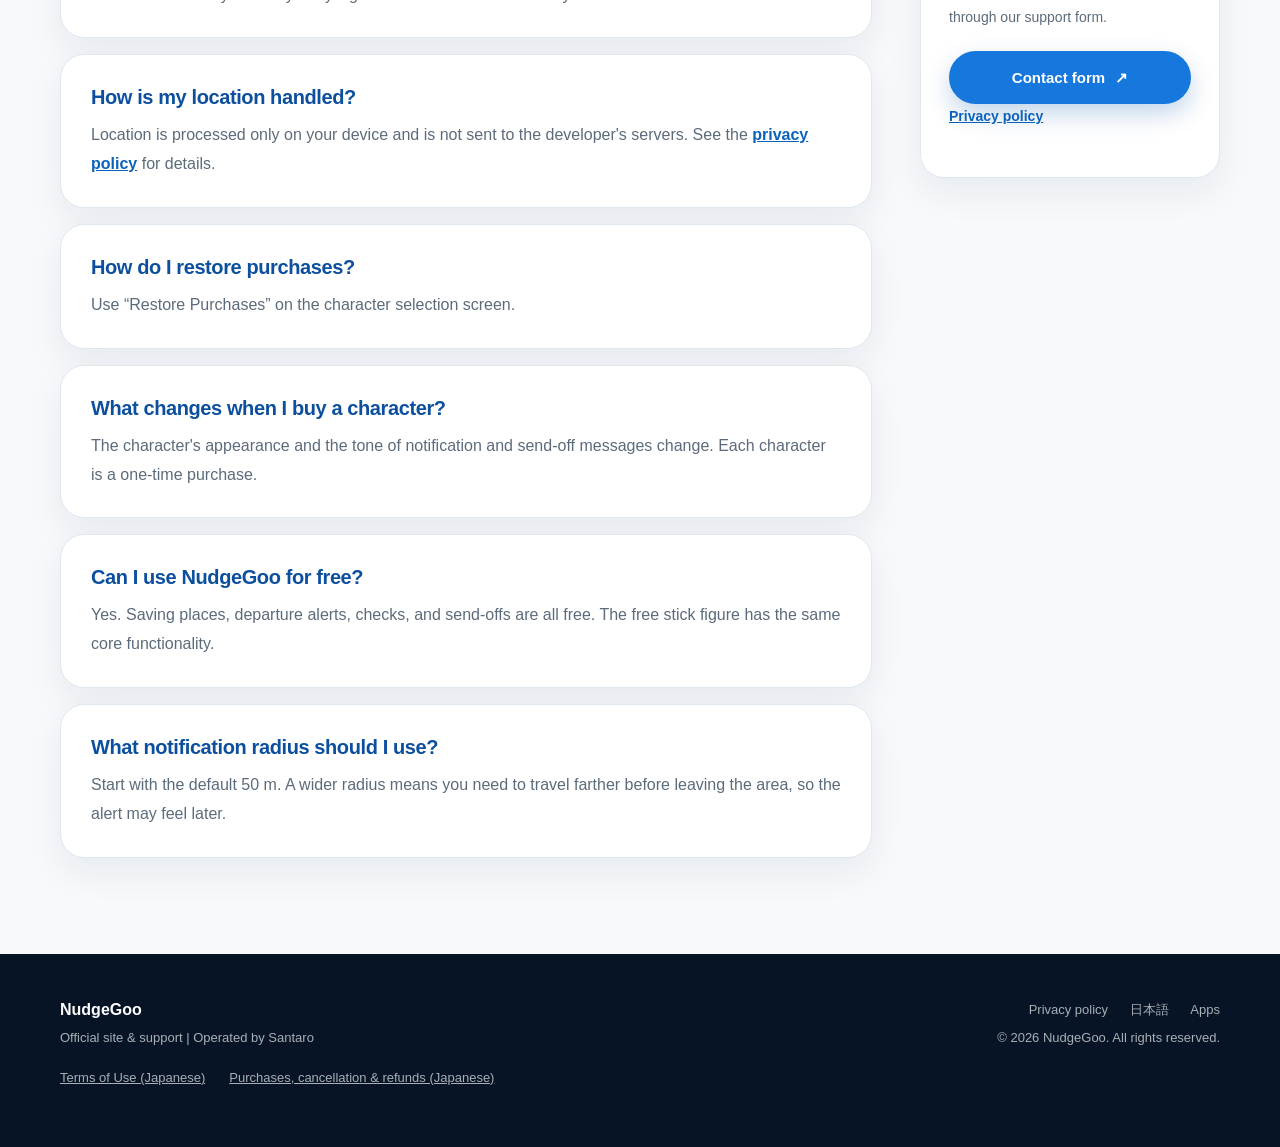
<file: nudgegoo/en/index.html>
<!doctype html>
<html lang="en">
  <head>
    <meta charset="utf-8" />
    <meta name="viewport" content="width=device-width, initial-scale=1" />
    <meta name="theme-color" content="#087fe7" />
    <meta
      name="description"
      content="You do the remembering. NudgeGoo gives you the nudge. The official site and support page for a gentle departure reminder app."
    />
    <meta property="og:type" content="website" />
    <meta property="og:locale" content="en_US" />
    <meta property="og:site_name" content="NudgeGoo" />
    <meta property="og:title" content="NudgeGoo | Official Site &amp; Support" />
    <meta
      property="og:description"
      content="A gentle reminder that asks if you have everything when you leave a saved place."
    />
    <meta
      property="og:url"
      content="https://yysanta.github.io/support/nudgegoo/en/"
    />
    <meta
      property="og:image"
      content="https://yysanta.github.io/support/assets/images/nudgegoo-app-icon.png"
    />
    <meta property="og:image:width" content="256" />
    <meta property="og:image:height" content="256" />
    <meta property="og:image:alt" content="NudgeGoo app icon" />
    <meta name="twitter:card" content="summary" />
    <meta name="twitter:title" content="NudgeGoo | Official Site &amp; Support" />
    <meta
      name="twitter:description"
      content="A small nudge at the moment you leave, helping you remember what matters."
    />
    <meta
      name="twitter:image"
      content="https://yysanta.github.io/support/assets/images/nudgegoo-app-icon.png"
    />
    <title>NudgeGoo | Official Site &amp; Support</title>
    <link rel="alternate" hreflang="ja" href="https://yysanta.github.io/support/nudgegoo/" />
    <link rel="alternate" hreflang="en" href="https://yysanta.github.io/support/nudgegoo/en/" />
    <link rel="alternate" hreflang="x-default" href="https://yysanta.github.io/support/nudgegoo/" />
    <link rel="icon" type="image/png" href="../../assets/images/nudgegoo-app-icon.png" />
    <link rel="apple-touch-icon" href="../../assets/images/nudgegoo-app-icon.png" />
    <link rel="stylesheet" href="../../assets/site.css" />
    <link
      rel="canonical"
      href="https://yysanta.github.io/support/nudgegoo/en/"
    />
  </head>
  <body class="nudgegoo-page">
    <a class="skip-link" href="#main-content">Skip to content</a>

    <header class="site-header">
      <div class="container header-inner">
        <a class="brand" href="./" aria-label="NudgeGoo official site and support home">
          <img
            class="brand-mark"
            src="../../assets/images/nudgegoo-app-icon.png"
            alt=""
            width="44"
            height="44"
          />
          <span>
            <span class="brand-name">NudgeGoo</span>
            <span class="brand-subtitle">Official Site &amp; Support</span>
          </span>
        </a>
        <nav class="header-nav" aria-label="Main navigation">
          <a class="header-link" href="#story">About</a>
          <a class="header-link" href="#features">Features</a>
          <a class="header-link" href="#faq">FAQ</a>
          <a class="header-link" href="#contact">Support</a>
          <a class="header-link" href="../../">Apps</a>
          <a class="language-link" href="../" lang="ja">日本語</a>
        </nav>
      </div>
    </header>

    <main id="main-content">
      <section class="app-support-hero nudgegoo-hero">
        <div class="container nudgegoo-hero-grid">
          <div class="nudgegoo-hero-copy">
            <div class="app-label">
              <img
                src="../../assets/images/nudgegoo-app-icon.png"
                alt="NudgeGoo app icon"
                width="92"
                height="92"
              />
              <div>
                <p class="eyebrow">DEPARTURE REMINDER APP</p>
                <p>Official site &amp; support</p>
              </div>
            </div>
            <h1>NudgeGoo</h1>
            <p class="nudgegoo-catch">
              You do the remembering.<br />
              NudgeGoo gives you the nudge.
            </p>
            <p class="nudgegoo-hero-description">
              A simple departure reminder that gently asks if you have everything
              when you leave a place you saved.
            </p>
            <div class="nudgegoo-store-actions" aria-label="Availability">
              <a
                class="app-store-button"
                href="https://apps.apple.com/jp/app/nudgegoo/id6792311038"
                target="_blank"
                rel="noopener noreferrer"
                aria-label="View NudgeGoo on the App Store"
              >
                <span class="apple-mark" aria-hidden="true"></span>
                <strong>View on the App Store</strong>
              </a>
              <p class="nudgegoo-store-note">Available on the App Store</p>
            </div>
          </div>
          <figure class="nudgegoo-hero-visual">
            <img
              src="../images/en/home-notification.webp"
              alt="NudgeGoo home screen with a departure reminder notification"
              width="460"
              height="999"
              loading="lazy"
            />
          </figure>
        </div>
      </section>

      <section class="nudgegoo-intro" id="story">
        <div class="container">
          <div class="story-layout">
            <div class="story-heading">
              <p class="eyebrow">WHY NUDGEGOO?</p>
              <h2>Not another list.<br />Just the right moment to remember.</h2>
            </div>
            <div class="story-copy">
              <p>
                Making a detailed checklist every time you leave can be a burden.
                What you need may already be in your memory or in the notes you use every day.
              </p>
              <p>
                NudgeGoo does not create another task. It gives you a small cue:
                <strong>“This is the moment to remember.”</strong>
              </p>
              <p>
                Save home, work, or another familiar place. NudgeGoo gently notifies
                you as you leave—only when the moment matters.
              </p>
            </div>
          </div>

          <div class="section-heading nudgegoo-features-heading" id="features">
            <p class="eyebrow">WHAT IS NUDGEGOO?</p>
            <h2>A small nudge for every departure.</h2>
            <p>
              NudgeGoo is not a to-do app or a packing list. It helps you recall
              what matters at the moment you leave.
            </p>
            <p class="free-feature-note">
              <span>Core features are free</span>
              Save places, receive departure alerts, check, and be seen off for free.
            </p>
          </div>

          <div class="nudgegoo-feature-list">
            <article class="nudgegoo-feature">
              <figure class="nudgegoo-screen">
                <img
                  src="../images/en/home-places.webp"
                  alt="NudgeGoo saved places list with Home, Work, and Supermarket"
                  width="460"
                  height="999"
                  loading="lazy"
                />
              </figure>
              <div class="nudgegoo-feature-copy">
                <p class="nudgegoo-feature-number">01</p>
                <h3>A gentle alert as you leave</h3>
                <p>
                  Save home, work, a supermarket, or another place you visit often.
                  Turn reminders on or off and choose a radius for each place.
                </p>
              </div>
            </article>

            <article class="nudgegoo-feature">
              <figure class="nudgegoo-screen">
                <img
                  src="../images/en/check.webp"
                  alt="NudgeGoo check screen asking whether you remembered everything"
                  width="460"
                  height="999"
                  loading="lazy"
                />
              </figure>
              <div class="nudgegoo-feature-copy">
                <p class="nudgegoo-feature-number">02</p>
                <h3>One short question after the alert</h3>
                <p>
                  Open the notification and your character asks if you checked your things.
                  It is a brief cue to recall what you need—not another list to complete.
                </p>
              </div>
            </article>

            <article class="nudgegoo-feature">
              <figure class="nudgegoo-screen">
                <img
                  src="../images/en/farewell.webp"
                  alt="NudgeGoo character seeing the user off after their check"
                  width="460"
                  height="999"
                  loading="lazy"
                />
              </figure>
              <div class="nudgegoo-feature-copy">
                <p class="nudgegoo-feature-number">03</p>
                <h3>A quiet send-off when you are ready</h3>
                <p>
                  Once you have checked, your character sends you on your way with a
                  short message. No tracking of your answer, and no extra steps.
                </p>
              </div>
            </article>

            <article class="nudgegoo-feature">
              <figure class="nudgegoo-screen">
                <img
                  src="../images/en/characters.webp"
                  alt="NudgeGoo character selection screen with six characters"
                  width="460"
                  height="999"
                  loading="lazy"
                />
              </figure>
              <div class="nudgegoo-feature-copy">
                <p class="nudgegoo-feature-number">04</p>
                <h3>Choose from six characters</h3>
                <p>
                  The stick figure is free. Five more characters are available as
                  one-time purchases, each with a different tone for alerts and send-offs.
                </p>
              </div>
            </article>
          </div>

          <div class="nudgegoo-privacy-note">
            <p class="eyebrow">PRIVATE BY DESIGN</p>
            <h3>Your location stays on your device</h3>
            <p>
              Saved places and departure detection are processed on your device.
              Location data is not sent to the developer's servers.
              Read the <a href="../privacy/">privacy policy</a> for details.
            </p>
          </div>
        </div>
      </section>

      <section class="section audience-section">
        <div class="container">
          <div class="section-heading">
            <p class="eyebrow">FOR YOUR DEPARTURES</p>
            <h2>For the places you leave every day.</h2>
            <p>Save the places where a timely reminder would help most.</p>
          </div>
          <ul class="audience-list">
            <li>Leaving home</li>
            <li>Heading home from work</li>
            <li>Going out with your children</li>
            <li>Leaving a shop you visit often</li>
          </ul>
        </div>
      </section>

      <section class="app-support-section nudgegoo-support-section" id="faq">
        <div class="container">
          <div class="section-heading">
            <p class="eyebrow">FREQUENTLY ASKED QUESTIONS</p>
            <h2>Help when you need it.</h2>
            <p>Check these common questions about settings and everyday use.</p>
          </div>

          <div class="app-support-layout">
            <div class="faq-list">
              <article class="faq-item">
                <h3>I am not receiving notifications</h3>
                <p>
                  In your device settings, make sure location access for NudgeGoo is
                  set to “Always” and notifications are allowed. Alerts may be delayed
                  by signal conditions or the state of your device.
                </p>
              </article>

              <article class="faq-item">
                <h3>How is my location handled?</h3>
                <p>
                  Location is processed only on your device and is not sent to the
                  developer's servers. See the <a href="../privacy/">privacy policy</a>
                  for details.
                </p>
              </article>

              <article class="faq-item">
                <h3>How do I restore purchases?</h3>
                <p>Use “Restore Purchases” on the character selection screen.</p>
              </article>

              <article class="faq-item">
                <h3>What changes when I buy a character?</h3>
                <p>
                  The character's appearance and the tone of notification and send-off
                  messages change. Each character is a one-time purchase.
                </p>
              </article>

              <article class="faq-item">
                <h3>Can I use NudgeGoo for free?</h3>
                <p>
                  Yes. Saving places, departure alerts, checks, and send-offs are all
                  free. The free stick figure has the same core functionality.
                </p>
              </article>

              <article class="faq-item">
                <h3>What notification radius should I use?</h3>
                <p>
                  Start with the default 50 m. A wider radius means you need to travel
                  farther before leaving the area, so the alert may feel later.
                </p>
              </article>
            </div>

            <aside class="app-support-aside" id="contact">
              <h2>Contact</h2>
              <p>
                If the FAQ does not solve your issue, send your question or bug report
                through our support form.
              </p>
              <a
                class="button button-primary"
                href="https://docs.google.com/forms/d/e/1FAIpQLSemjDUJmDAcUYIFsgdO8nDzGUlwOvpb1vKVYcUE190CWTXU6g/viewform?usp=publish-editor"
                target="_blank"
                rel="noopener noreferrer"
              >
                Contact form
                <span aria-hidden="true">↗</span>
              </a>
              <p><a href="../privacy/">Privacy policy</a></p>
            </aside>
          </div>
        </div>
      </section>
    </main>

    <footer class="site-footer">
      <div class="container footer-inner">
        <div>
          <p class="footer-brand">NudgeGoo</p>
          <p>Official site &amp; support | Operated by Santaro</p>
        </div>
        <div class="footer-meta">
          <a href="../privacy/">Privacy policy</a>
          <a href="../" lang="ja">日本語</a>
          <a href="../../">Apps</a>
          <p>© 2026 NudgeGoo. All rights reserved.</p>
        </div>
      </div>
    <div class="container"><nav aria-label="Terms and purchases" style="display:flex;flex-wrap:wrap;gap:12px 24px;padding-block:16px"><a href="../../terms/" hreflang="ja">Terms of Use (Japanese)</a><a href="../../purchases/" hreflang="ja">Purchases, cancellation &amp; refunds (Japanese)</a></nav></div>
</footer>
  </body>
</html>
</file>
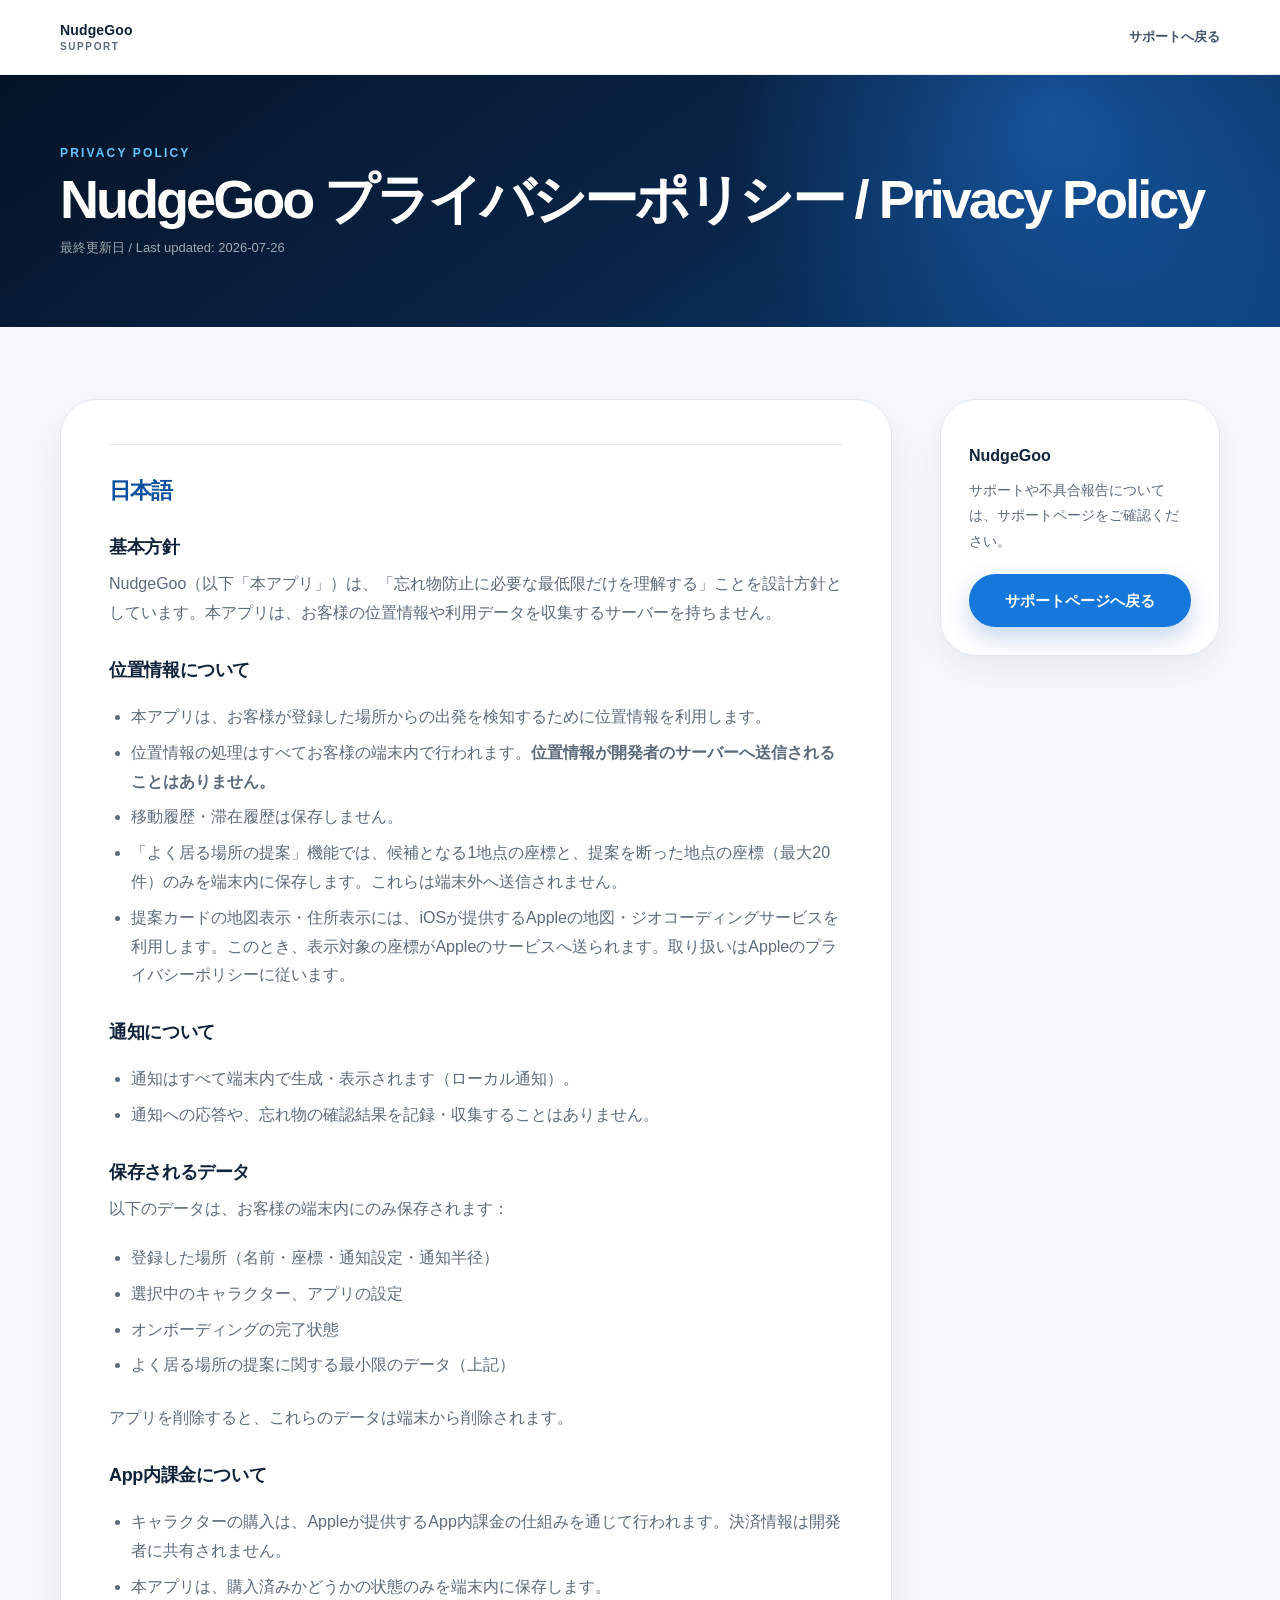
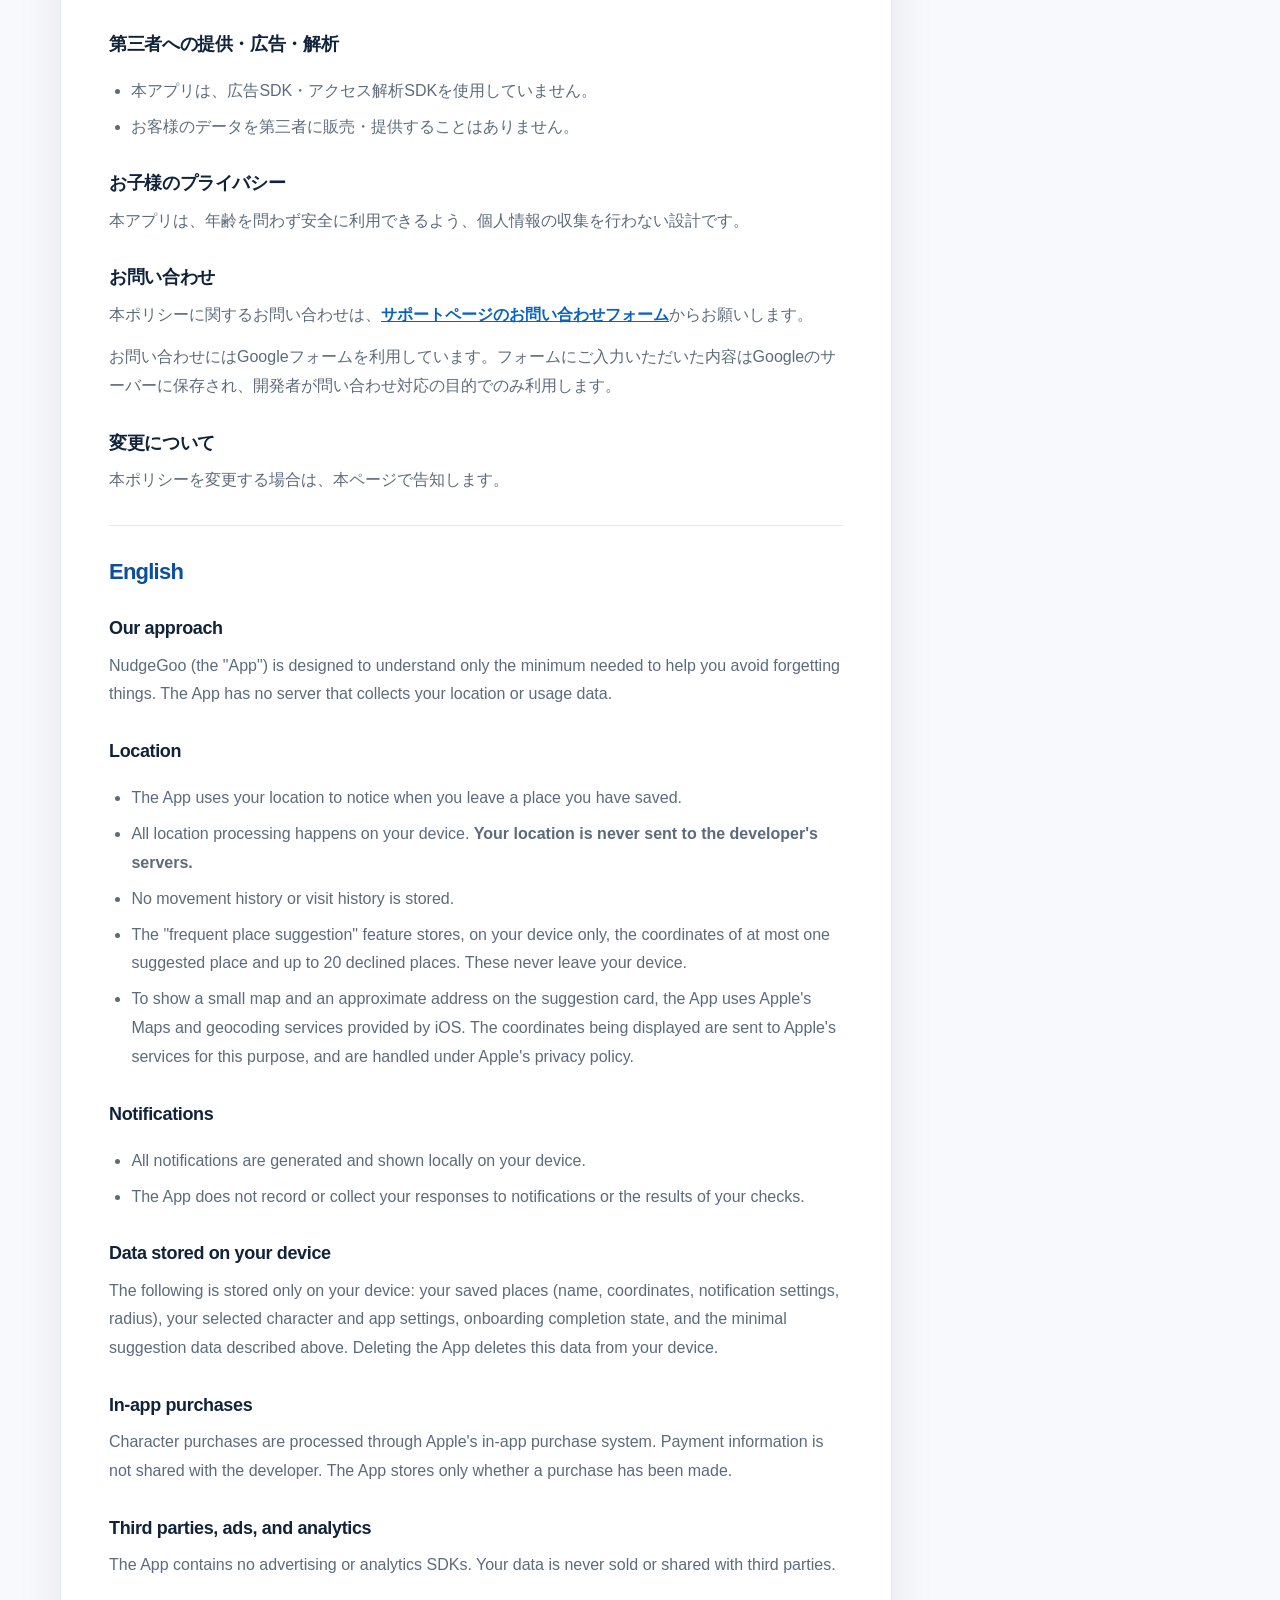
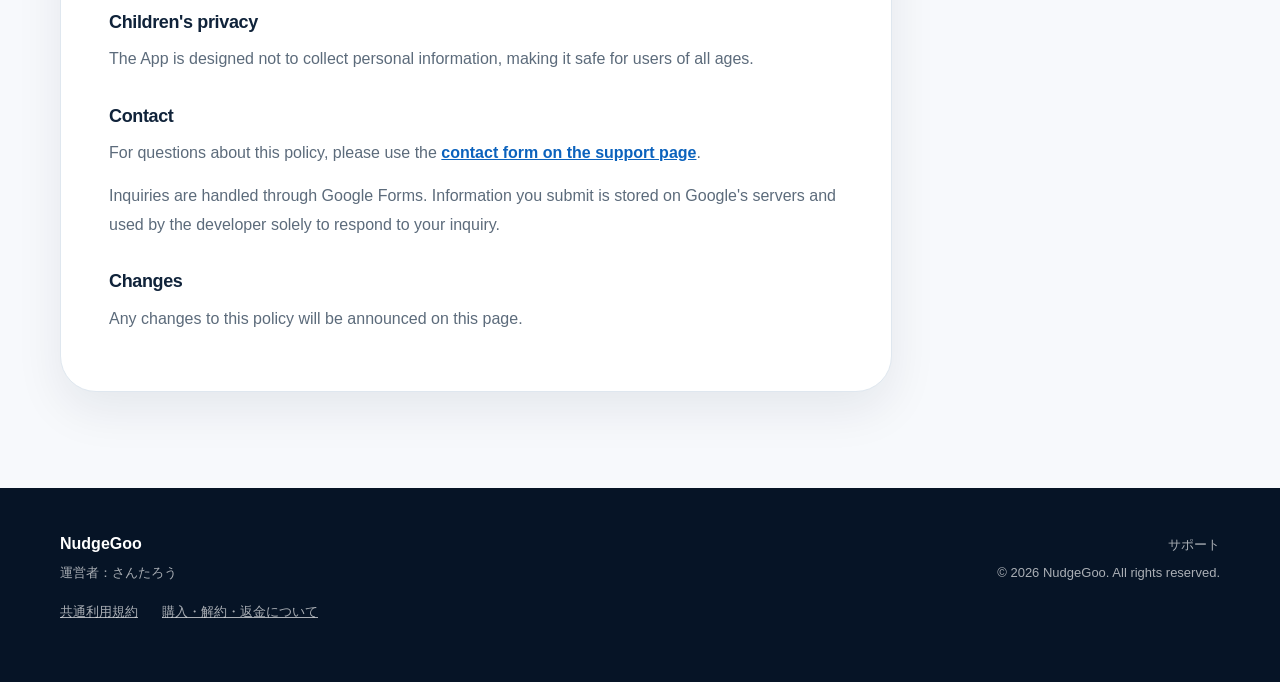
<file: nudgegoo/privacy/index.html>
<!doctype html>
<html lang="ja">
  <head>
    <meta charset="utf-8" />
    <meta name="viewport" content="width=device-width, initial-scale=1" />
    <meta name="theme-color" content="#071a36" />
    <meta
      name="description"
      content="NudgeGooのプライバシーポリシーです。"
    />
    <title>プライバシーポリシー | NudgeGoo</title>
    <link rel="stylesheet" href="../../assets/site.css" />
    <link
      rel="canonical"
      href="https://yysanta.github.io/support/nudgegoo/privacy/"
    />
  </head>
  <body>
    <a class="skip-link" href="#main-content">本文へ移動</a>

    <header class="site-header">
      <div class="container header-inner">
        <a class="brand" href="../" aria-label="NudgeGoo サポートへ戻る">
          <span>
            <span class="brand-name">NudgeGoo</span>
            <span class="brand-subtitle">Support</span>
          </span>
        </a>
        <nav class="header-nav" aria-label="プライバシーポリシーのナビゲーション">
          <a class="header-link" href="../">サポートへ戻る</a>
        </nav>
      </div>
    </header>

    <main id="main-content">
      <section class="privacy-hero">
        <div class="container privacy-hero-inner">
          <div>
            <p class="eyebrow">PRIVACY POLICY</p>
            <h1>NudgeGoo プライバシーポリシー / Privacy Policy</h1>
            <p class="privacy-updated">最終更新日 / Last updated: 2026-07-26</p>
          </div>
        </div>
      </section>

      <section class="privacy-section">
        <div class="container privacy-layout">
          <article class="privacy-article">
            <section lang="ja">
              <h2>日本語</h2>

              <h3>基本方針</h3>
              <p>NudgeGoo（以下「本アプリ」）は、「忘れ物防止に必要な最低限だけを理解する」ことを設計方針としています。本アプリは、お客様の位置情報や利用データを収集するサーバーを持ちません。</p>

              <h3>位置情報について</h3>
              <ul>
                <li>本アプリは、お客様が登録した場所からの出発を検知するために位置情報を利用します。</li>
                <li>位置情報の処理はすべてお客様の端末内で行われます。<strong>位置情報が開発者のサーバーへ送信されることはありません。</strong></li>
                <li>移動履歴・滞在履歴は保存しません。</li>
                <li>「よく居る場所の提案」機能では、候補となる1地点の座標と、提案を断った地点の座標（最大20件）のみを端末内に保存します。これらは端末外へ送信されません。</li>
                <li>提案カードの地図表示・住所表示には、iOSが提供するAppleの地図・ジオコーディングサービスを利用します。このとき、表示対象の座標がAppleのサービスへ送られます。取り扱いはAppleのプライバシーポリシーに従います。</li>
              </ul>

              <h3>通知について</h3>
              <ul>
                <li>通知はすべて端末内で生成・表示されます（ローカル通知）。</li>
                <li>通知への応答や、忘れ物の確認結果を記録・収集することはありません。</li>
              </ul>

              <h3>保存されるデータ</h3>
              <p>以下のデータは、お客様の端末内にのみ保存されます：</p>
              <ul>
                <li>登録した場所（名前・座標・通知設定・通知半径）</li>
                <li>選択中のキャラクター、アプリの設定</li>
                <li>オンボーディングの完了状態</li>
                <li>よく居る場所の提案に関する最小限のデータ（上記）</li>
              </ul>
              <p>アプリを削除すると、これらのデータは端末から削除されます。</p>

              <h3>App内課金について</h3>
              <ul>
                <li>キャラクターの購入は、Appleが提供するApp内課金の仕組みを通じて行われます。決済情報は開発者に共有されません。</li>
                <li>本アプリは、購入済みかどうかの状態のみを端末内に保存します。</li>
              </ul>

              <h3>第三者への提供・広告・解析</h3>
              <ul>
                <li>本アプリは、広告SDK・アクセス解析SDKを使用していません。</li>
                <li>お客様のデータを第三者に販売・提供することはありません。</li>
              </ul>

              <h3>お子様のプライバシー</h3>
              <p>本アプリは、年齢を問わず安全に利用できるよう、個人情報の収集を行わない設計です。</p>

              <h3>お問い合わせ</h3>
              <p>本ポリシーに関するお問い合わせは、<a href="../">サポートページのお問い合わせフォーム</a>からお願いします。</p>
              <p>お問い合わせにはGoogleフォームを利用しています。フォームにご入力いただいた内容はGoogleのサーバーに保存され、開発者が問い合わせ対応の目的でのみ利用します。</p>

              <h3>変更について</h3>
              <p>本ポリシーを変更する場合は、本ページで告知します。</p>
            </section>

            <section lang="en">
              <h2>English</h2>

              <h3>Our approach</h3>
              <p>NudgeGoo (the "App") is designed to understand only the minimum needed to help you avoid forgetting things. The App has no server that collects your location or usage data.</p>

              <h3>Location</h3>
              <ul>
                <li>The App uses your location to notice when you leave a place you have saved.</li>
                <li>All location processing happens on your device. <strong>Your location is never sent to the developer's servers.</strong></li>
                <li>No movement history or visit history is stored.</li>
                <li>The "frequent place suggestion" feature stores, on your device only, the coordinates of at most one suggested place and up to 20 declined places. These never leave your device.</li>
                <li>To show a small map and an approximate address on the suggestion card, the App uses Apple's Maps and geocoding services provided by iOS. The coordinates being displayed are sent to Apple's services for this purpose, and are handled under Apple's privacy policy.</li>
              </ul>

              <h3>Notifications</h3>
              <ul>
                <li>All notifications are generated and shown locally on your device.</li>
                <li>The App does not record or collect your responses to notifications or the results of your checks.</li>
              </ul>

              <h3>Data stored on your device</h3>
              <p>The following is stored only on your device: your saved places (name, coordinates, notification settings, radius), your selected character and app settings, onboarding completion state, and the minimal suggestion data described above. Deleting the App deletes this data from your device.</p>

              <h3>In-app purchases</h3>
              <p>Character purchases are processed through Apple's in-app purchase system. Payment information is not shared with the developer. The App stores only whether a purchase has been made.</p>

              <h3>Third parties, ads, and analytics</h3>
              <p>The App contains no advertising or analytics SDKs. Your data is never sold or shared with third parties.</p>

              <h3>Children's privacy</h3>
              <p>The App is designed not to collect personal information, making it safe for users of all ages.</p>

              <h3>Contact</h3>
              <p>For questions about this policy, please use the <a href="../">contact form on the support page</a>.</p>
              <p>Inquiries are handled through Google Forms. Information you submit is stored on Google's servers and used by the developer solely to respond to your inquiry.</p>

              <h3>Changes</h3>
              <p>Any changes to this policy will be announced on this page.</p>
            </section>
          </article>

          <aside class="privacy-aside">
            <p class="privacy-aside-title">NudgeGoo</p>
            <p>サポートや不具合報告については、サポートページをご確認ください。</p>
            <a class="button button-primary" href="../">サポートページへ戻る</a>
          </aside>
        </div>
      </section>
    </main>

    <footer class="site-footer">
      <div class="container footer-inner">
        <div>
          <p class="footer-brand">NudgeGoo</p>
          <p>運営者：さんたろう</p>
        </div>
        <div class="footer-meta">
          <a href="../">サポート</a>
          <p lang="en">© 2026 NudgeGoo. All rights reserved.</p>
        </div>
      </div>
    <div class="container"><nav aria-label="規約・購入案内" style="display:flex;flex-wrap:wrap;gap:12px 24px;padding-block:16px"><a href="../../terms/">共通利用規約</a><a href="../../purchases/">購入・解約・返金について</a></nav></div>
</footer>
  </body>
</html>
</file>
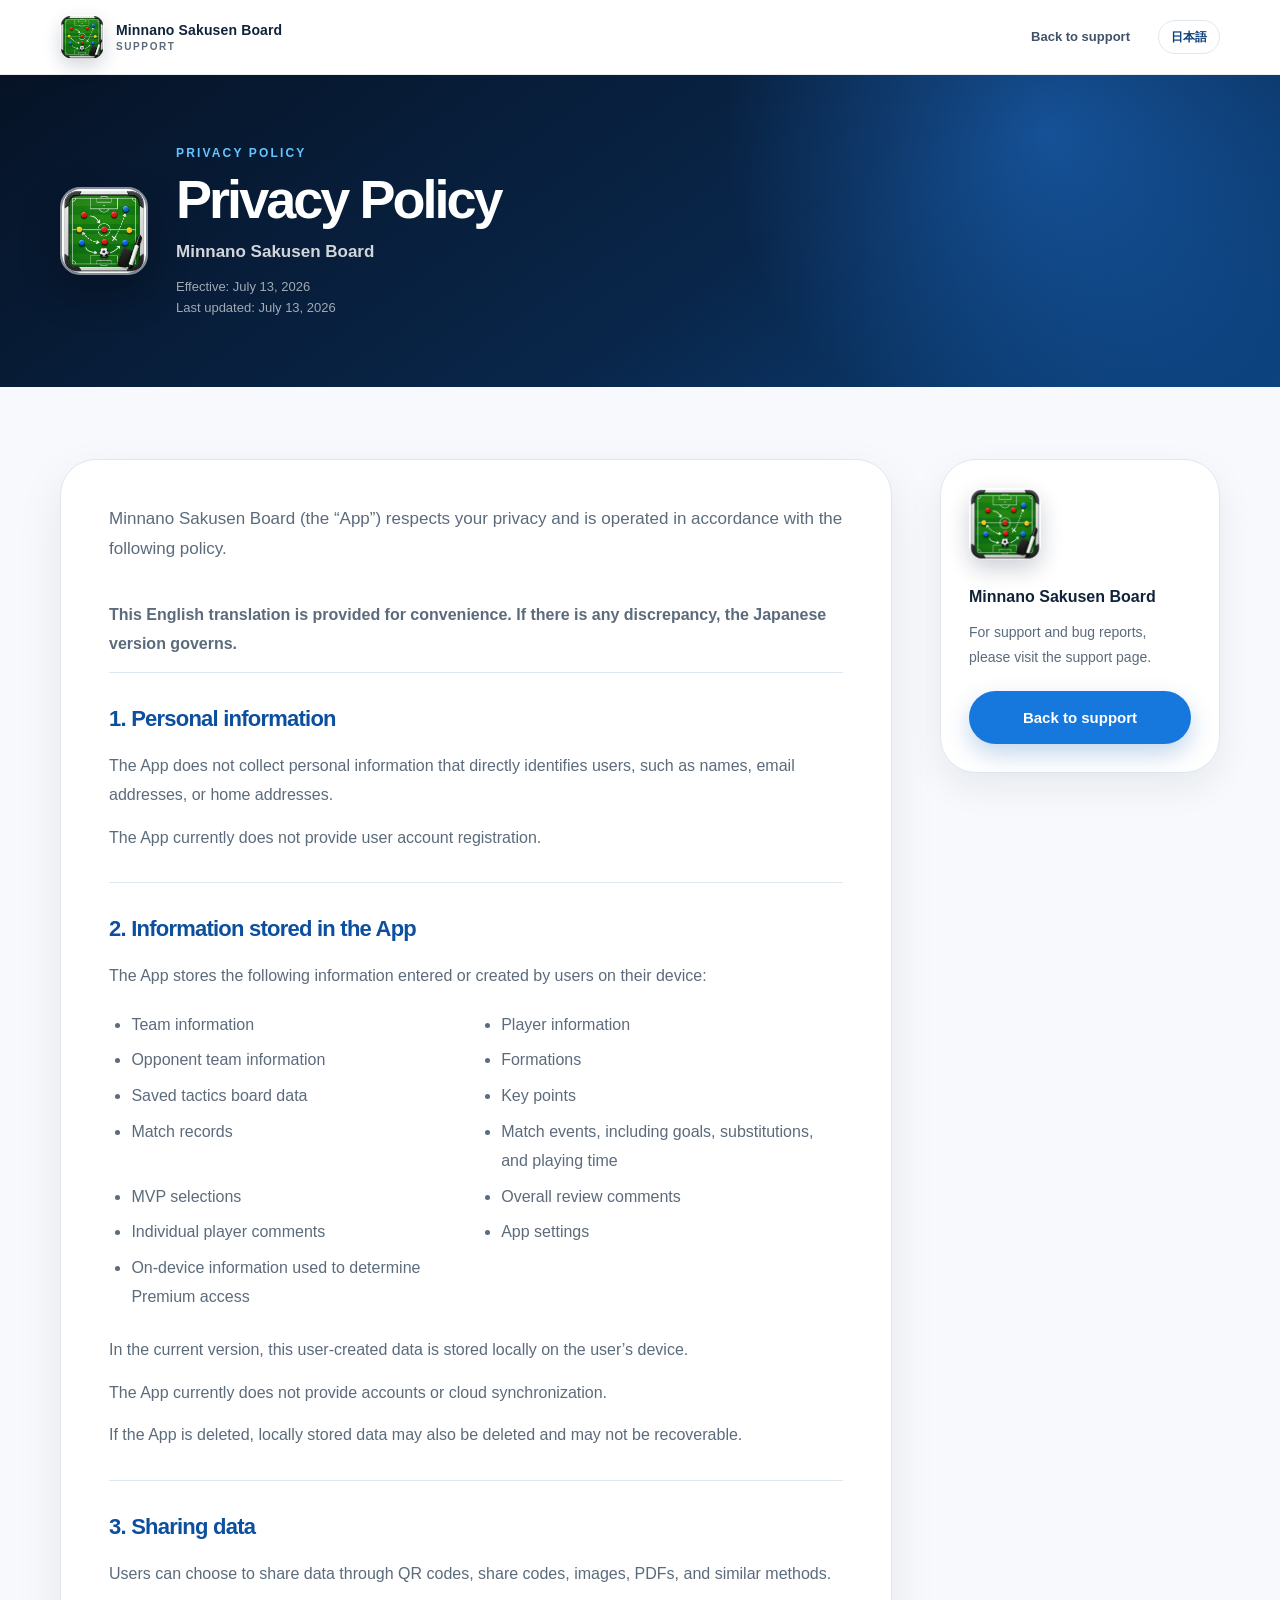
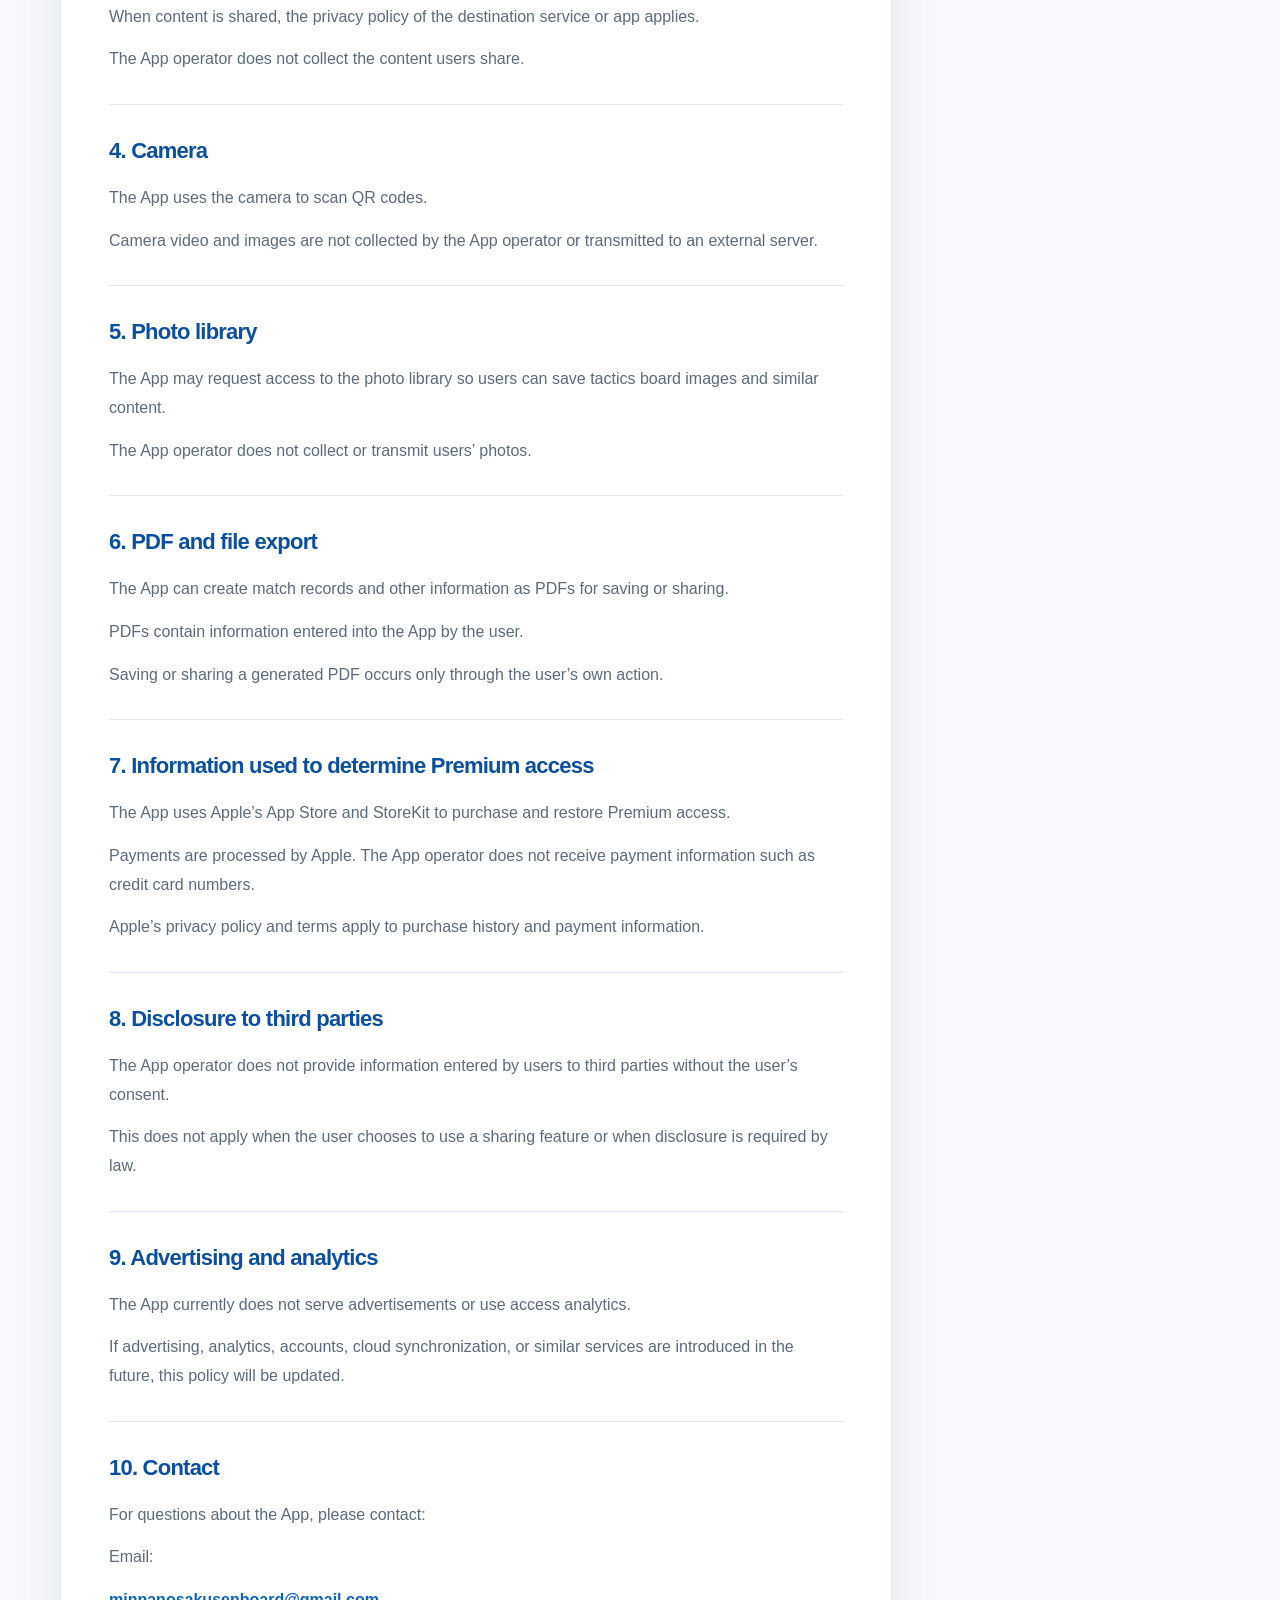
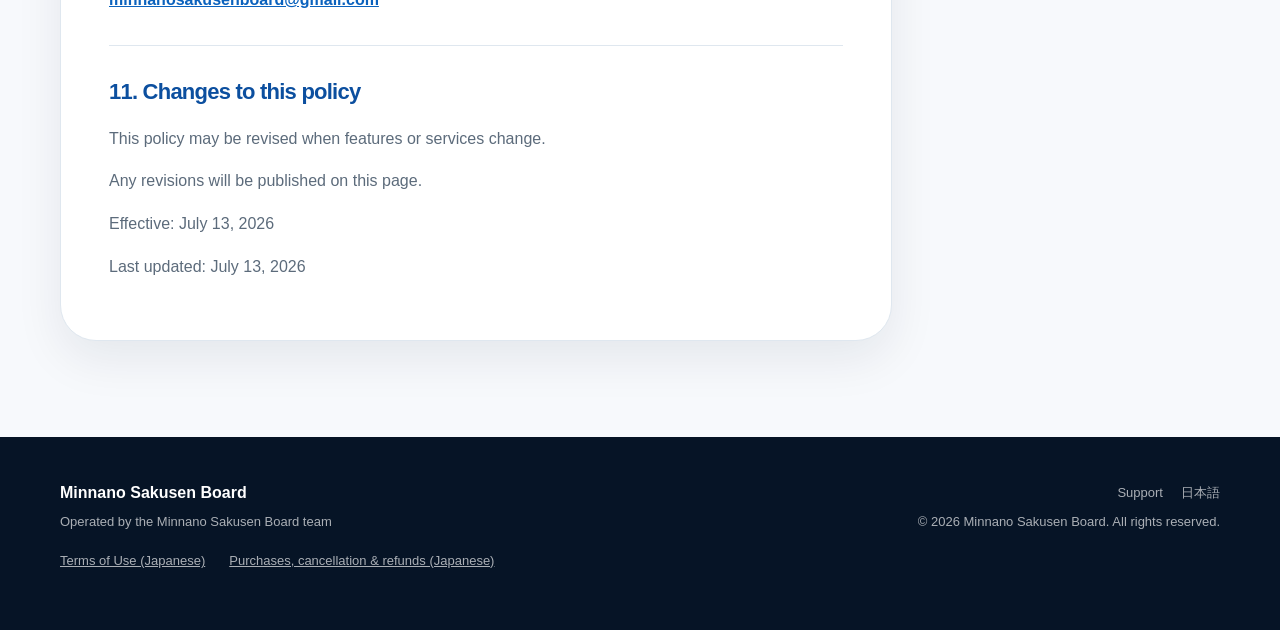
<file: minnanosakusenboard/en/privacy/index.html>
<!doctype html>
<html lang="en">
  <head>
    <meta charset="utf-8" />
    <meta name="viewport" content="width=device-width, initial-scale=1" />
    <meta name="theme-color" content="#071a36" />
    <meta name="description" content="Privacy Policy for Minnano Sakusen Board." />
    <title>Privacy Policy | Minnano Sakusen Board</title>
    <link rel="alternate" hreflang="ja" href="https://yysanta.github.io/support/minnanosakusenboard/privacy/" />
    <link rel="alternate" hreflang="en" href="https://yysanta.github.io/support/minnanosakusenboard/en/privacy/" />
    <link rel="icon" type="image/png" href="../../../assets/images/favicon.png" />
    <link rel="apple-touch-icon" href="../../../assets/images/app-icon.png" />
    <link rel="stylesheet" href="../../../assets/site.css" />
    <link rel="canonical" href="https://yysanta.github.io/support/minnanosakusenboard/en/privacy/" />
  </head>
  <body>
    <a class="skip-link" href="#main-content">Skip to content</a>
    <header class="site-header">
      <div class="container header-inner">
        <a class="brand" href="../" aria-label="Back to Minnano Sakusen Board support">
          <img class="brand-mark" src="../../../assets/images/app-icon.png" alt="" width="44" height="44" />
          <span><span class="brand-name">Minnano Sakusen Board</span><span class="brand-subtitle">Support</span></span>
        </a>
        <nav class="header-nav" aria-label="Privacy Policy navigation">
          <a class="header-link" href="../">Back to support</a>
          <a class="language-link" href="../../privacy/" lang="ja">日本語</a>
        </nav>
      </div>
    </header>

    <main id="main-content">
      <section class="privacy-hero">
        <div class="container privacy-hero-inner">
          <img class="privacy-app-icon" src="../../../assets/images/app-icon.png" alt="Minnano Sakusen Board app icon" width="88" height="88" />
          <div><p class="eyebrow">PRIVACY POLICY</p><h1>Privacy Policy</h1><p class="privacy-app-name">Minnano Sakusen Board</p><p class="privacy-updated">Effective: July 13, 2026<br />Last updated: July 13, 2026</p></div>
        </div>
      </section>

      <section class="privacy-section">
        <div class="container privacy-layout">
          <article class="privacy-article">
            <p>Minnano Sakusen Board (the “App”) respects your privacy and is operated in accordance with the following policy.</p>
            <p><strong>This English translation is provided for convenience. If there is any discrepancy, the Japanese version governs.</strong></p>

            <section><h2>1. Personal information</h2><p>The App does not collect personal information that directly identifies users, such as names, email addresses, or home addresses.</p><p>The App currently does not provide user account registration.</p></section>

            <section>
              <h2>2. Information stored in the App</h2>
              <p>The App stores the following information entered or created by users on their device:</p>
              <ul><li>Team information</li><li>Player information</li><li>Opponent team information</li><li>Formations</li><li>Saved tactics board data</li><li>Key points</li><li>Match records</li><li>Match events, including goals, substitutions, and playing time</li><li>MVP selections</li><li>Overall review comments</li><li>Individual player comments</li><li>App settings</li><li>On-device information used to determine Premium access</li></ul>
              <p>In the current version, this user-created data is stored locally on the user’s device.</p><p>The App currently does not provide accounts or cloud synchronization.</p><p>If the App is deleted, locally stored data may also be deleted and may not be recoverable.</p>
            </section>

            <section><h2>3. Sharing data</h2><p>Users can choose to share data through QR codes, share codes, images, PDFs, and similar methods.</p><p>When content is shared, the privacy policy of the destination service or app applies.</p><p>The App operator does not collect the content users share.</p></section>

            <section><h2>4. Camera</h2><p>The App uses the camera to scan QR codes.</p><p>Camera video and images are not collected by the App operator or transmitted to an external server.</p></section>

            <section><h2>5. Photo library</h2><p>The App may request access to the photo library so users can save tactics board images and similar content.</p><p>The App operator does not collect or transmit users’ photos.</p></section>

            <section><h2>6. PDF and file export</h2><p>The App can create match records and other information as PDFs for saving or sharing.</p><p>PDFs contain information entered into the App by the user.</p><p>Saving or sharing a generated PDF occurs only through the user’s own action.</p></section>

            <section><h2>7. Information used to determine Premium access</h2><p>The App uses Apple’s App Store and StoreKit to purchase and restore Premium access.</p><p>Payments are processed by Apple. The App operator does not receive payment information such as credit card numbers.</p><p>Apple’s privacy policy and terms apply to purchase history and payment information.</p></section>

            <section><h2>8. Disclosure to third parties</h2><p>The App operator does not provide information entered by users to third parties without the user’s consent.</p><p>This does not apply when the user chooses to use a sharing feature or when disclosure is required by law.</p></section>

            <section><h2>9. Advertising and analytics</h2><p>The App currently does not serve advertisements or use access analytics.</p><p>If advertising, analytics, accounts, cloud synchronization, or similar services are introduced in the future, this policy will be updated.</p></section>

            <section><h2>10. Contact</h2><p>For questions about the App, please contact:</p><p>Email:</p><p><a href="mailto:minnanosakusenboard@gmail.com">minnanosakusenboard@gmail.com</a></p></section>

            <section><h2>11. Changes to this policy</h2><p>This policy may be revised when features or services change.</p><p>Any revisions will be published on this page.</p><p>Effective: July 13, 2026</p><p>Last updated: July 13, 2026</p></section>
          </article>

          <aside class="privacy-aside">
            <img src="../../../assets/images/app-icon.png" alt="" width="72" height="72" />
            <p class="privacy-aside-title">Minnano Sakusen Board</p><p>For support and bug reports, please visit the support page.</p><a class="button button-primary" href="../">Back to support</a>
          </aside>
        </div>
      </section>
    </main>

    <footer class="site-footer"><div class="container footer-inner"><div><p class="footer-brand">Minnano Sakusen Board</p><p>Operated by the Minnano Sakusen Board team</p></div><div class="footer-meta"><a href="../">Support</a><a href="../../privacy/" lang="ja">日本語</a><p>© 2026 Minnano Sakusen Board. All rights reserved.</p></div></div><div class="container"><nav aria-label="Terms and purchases" style="display:flex;flex-wrap:wrap;gap:12px 24px;padding-block:16px"><a href="../../../terms/" hreflang="ja">Terms of Use (Japanese)</a><a href="../../../purchases/" hreflang="ja">Purchases, cancellation &amp; refunds (Japanese)</a></nav></div>
</footer>
  </body>
</html>
</file>
<file: assets/site.css>
:root {
  color-scheme: light;
  --ink: #10233a;
  --ink-soft: #5c6b7b;
  --blue: #1678dc;
  --blue-dark: #0a3f78;
  --blue-light: #eaf4ff;
  --green: #1a9b75;
  --green-light: #eaf8f3;
  --paper: #f7f9fc;
  --surface: #ffffff;
  --line: #dfe7ef;
  --shadow: rgba(19, 47, 79, 0.12);
  --content-width: 1160px;
  --radius-large: 36px;
  --radius-medium: 24px;
  font-family:
    -apple-system, BlinkMacSystemFont, "Hiragino Sans", "Yu Gothic UI",
    "Yu Gothic", "Noto Sans JP", sans-serif;
}

* {
  box-sizing: border-box;
}

html {
  scroll-behavior: smooth;
}

body {
  margin: 0;
  overflow-x: hidden;
  color: var(--ink);
  background: var(--surface);
  font-size: 16px;
  line-height: 1.8;
  -webkit-font-smoothing: antialiased;
}

img {
  max-width: 100%;
}

a {
  color: inherit;
}

p,
h1,
h2,
h3 {
  margin-top: 0;
}

p:last-child {
  margin-bottom: 0;
}

.container {
  width: min(calc(100% - 48px), var(--content-width));
  margin-inline: auto;
}

.skip-link {
  position: fixed;
  z-index: 100;
  top: 12px;
  left: 12px;
  padding: 10px 16px;
  border-radius: 10px;
  color: #ffffff;
  background: var(--blue-dark);
  transform: translateY(-160%);
  transition: transform 160ms ease;
}

.skip-link:focus {
  transform: translateY(0);
}

.site-header {
  position: sticky;
  z-index: 20;
  top: 0;
  border-bottom: 1px solid rgba(16, 35, 58, 0.08);
  background: rgba(255, 255, 255, 0.9);
  backdrop-filter: blur(18px);
}

.header-inner {
  display: flex;
  min-height: 74px;
  align-items: center;
  justify-content: space-between;
  gap: 28px;
}

.brand {
  display: inline-flex;
  align-items: center;
  gap: 12px;
  text-decoration: none;
}

.brand-mark {
  display: block;
  width: 44px;
  height: 44px;
  border-radius: 13px;
  box-shadow: 0 7px 18px rgba(16, 35, 58, 0.18);
}

.brand-name,
.brand-subtitle {
  display: block;
}

.brand-name {
  font-size: 14px;
  font-weight: 780;
  line-height: 1.35;
  letter-spacing: 0.01em;
}

.brand-subtitle {
  color: var(--ink-soft);
  font-size: 10px;
  font-weight: 700;
  line-height: 1.35;
  letter-spacing: 0.16em;
  text-transform: uppercase;
}

.header-nav {
  display: flex;
  align-items: center;
  gap: 28px;
}

.header-link {
  color: #425268;
  font-size: 13px;
  font-weight: 700;
  text-decoration: none;
}

.language-link {
  display: inline-flex;
  min-height: 34px;
  align-items: center;
  padding: 4px 12px;
  border: 1px solid var(--line);
  border-radius: 999px;
  color: var(--blue-dark);
  background: #ffffff;
  font-size: 12px;
  font-weight: 800;
  line-height: 1;
  text-decoration: none;
}

.language-link:hover {
  border-color: rgba(22, 120, 220, 0.4);
  color: var(--blue);
}

.header-link:hover,
.text-link:hover,
.site-footer a:hover {
  color: var(--blue);
}

.eyebrow {
  margin-bottom: 12px;
  color: var(--blue);
  font-size: 12px;
  font-weight: 850;
  letter-spacing: 0.18em;
}

h1 {
  margin-bottom: 28px;
  font-size: clamp(48px, 6vw, 76px);
  line-height: 1.12;
  letter-spacing: -0.055em;
}

h2 {
  margin-bottom: 20px;
  font-size: clamp(32px, 4vw, 52px);
  line-height: 1.3;
  letter-spacing: -0.035em;
}

h3 {
  margin-bottom: 10px;
  font-size: 25px;
  line-height: 1.4;
  letter-spacing: -0.02em;
}

.landing-hero {
  position: relative;
  overflow: hidden;
  min-height: 760px;
  padding: 82px 0 74px;
  background:
    radial-gradient(circle at 82% 20%, rgba(32, 158, 117, 0.16), transparent 24%),
    radial-gradient(circle at 18% 8%, rgba(22, 120, 220, 0.13), transparent 25%),
    linear-gradient(180deg, #ffffff 0%, #f2f8ff 100%);
}

.landing-hero::before {
  position: absolute;
  right: -110px;
  bottom: -260px;
  width: 620px;
  height: 620px;
  border: 1px solid rgba(22, 120, 220, 0.12);
  border-radius: 50%;
  content: "";
}

.landing-hero-grid {
  display: grid;
  grid-template-columns: minmax(0, 1.05fr) minmax(390px, 0.95fr);
  align-items: center;
  gap: 84px;
}

.app-label {
  display: flex;
  align-items: center;
  gap: 18px;
  margin-bottom: 30px;
}

.app-label img {
  width: 92px;
  height: 92px;
  border-radius: 24px;
  box-shadow: 0 18px 38px rgba(13, 61, 111, 0.22);
}

.app-label .eyebrow {
  margin-bottom: 3px;
}

.app-label p:last-child {
  margin: 0;
  color: var(--ink-soft);
  font-size: 14px;
  font-weight: 700;
}

.landing-hero h1 span {
  color: var(--blue);
}

.landing-lead {
  max-width: 600px;
  margin-bottom: 34px;
  color: var(--ink-soft);
  font-size: 19px;
}

.landing-actions {
  display: flex;
  flex-wrap: wrap;
  align-items: center;
  gap: 15px;
}

.app-store-button {
  display: inline-flex;
  min-width: 185px;
  min-height: 60px;
  align-items: center;
  gap: 11px;
  padding: 8px 19px;
  border-radius: 13px;
  color: #ffffff;
  background: #101010;
  line-height: 1;
  text-decoration: none;
  box-shadow: 0 12px 25px rgba(0, 0, 0, 0.18);
}

.app-store-button.is-disabled {
  cursor: default;
  opacity: 0.62;
}

.apple-mark {
  font-size: 29px;
}

.app-store-button small,
.app-store-button strong {
  display: block;
}

.app-store-button small {
  margin-bottom: 4px;
  font-size: 10px;
  letter-spacing: 0.03em;
}

.app-store-button strong {
  font-size: 22px;
  letter-spacing: -0.02em;
}

.launch-note {
  color: var(--ink-soft);
  font-size: 13px;
  font-weight: 700;
}

.hero-showcase {
  position: relative;
  min-height: 610px;
}

.hero-glow {
  position: absolute;
  inset: 80px 20px 40px 25px;
  border-radius: 50%;
  background: linear-gradient(135deg, rgba(22, 120, 220, 0.2), rgba(26, 155, 117, 0.2));
  filter: blur(12px);
}

.hero-screen {
  position: absolute;
  display: block;
  width: min(58%, 300px);
  height: auto;
  object-fit: contain;
  border-radius: 26px;
  box-shadow: 0 32px 70px rgba(13, 47, 80, 0.24);
}

.hero-screen-front {
  z-index: 2;
  top: 0;
  left: 3%;
  transform: rotate(-3deg);
}

.hero-screen-back {
  right: 0;
  bottom: 0;
  transform: rotate(5deg);
}

.section {
  padding: 112px 0;
}

.section-heading {
  max-width: 780px;
  margin-bottom: 52px;
}

.section-heading > p:last-child {
  color: var(--ink-soft);
  font-size: 17px;
}

.section-heading.centered {
  margin-right: auto;
  margin-left: auto;
  text-align: center;
}

.free-feature-note {
  display: inline-flex;
  align-items: center;
  gap: 12px;
  margin-top: 18px;
  padding: 10px 16px;
  border: 1px solid rgba(26, 155, 117, 0.18);
  border-radius: 999px;
  color: #246653 !important;
  background: var(--green-light);
  font-size: 14px !important;
  font-weight: 700;
}

.free-feature-note span {
  color: #ffffff;
  padding: 3px 10px;
  border-radius: 999px;
  background: var(--green);
  font-size: 12px;
  white-space: nowrap;
}

.story-section {
  background: #ffffff;
}

.story-layout {
  display: grid;
  grid-template-columns: minmax(0, 0.85fr) minmax(0, 1.15fr);
  align-items: start;
  gap: 100px;
}

.story-heading {
  position: sticky;
  top: 120px;
}

.story-heading h2 {
  font-size: clamp(35px, 4.2vw, 54px);
}

.story-copy {
  padding-left: 40px;
  border-left: 1px solid var(--line);
}

.story-copy p {
  margin-bottom: 30px;
  color: #405168;
  font-size: 19px;
}

.story-copy strong {
  color: var(--blue-dark);
  background: linear-gradient(transparent 63%, rgba(26, 155, 117, 0.22) 63%);
}

.features-section {
  background: var(--paper);
}

.feature-grid {
  display: grid;
  grid-template-columns: repeat(2, minmax(0, 1fr));
  gap: 28px;
}

.feature-card {
  position: relative;
  overflow: hidden;
  min-height: 690px;
  padding: 42px 42px 0;
  border: 1px solid rgba(16, 35, 58, 0.06);
  border-radius: var(--radius-large);
  background: #ffffff;
  box-shadow: 0 18px 45px rgba(30, 58, 89, 0.07);
}

.feature-card-wide {
  display: grid;
  min-height: 640px;
  grid-column: 1 / -1;
  grid-template-columns: minmax(0, 0.8fr) minmax(460px, 1.2fr);
  align-items: center;
  gap: 32px;
  padding: 54px 60px 0;
}

.feature-copy {
  position: relative;
  z-index: 3;
}

.feature-copy p {
  color: var(--ink-soft);
}

.feature-number {
  display: inline-block;
  color: var(--blue);
  font-size: 13px;
  font-weight: 850;
  letter-spacing: 0.12em;
}

.feature-labels {
  display: flex;
  align-items: center;
  gap: 12px;
  margin-bottom: 20px;
}

.free-pill {
  display: inline-flex;
  padding: 4px 10px;
  border-radius: 999px;
  color: #126147;
  background: #dff6ed;
  font-size: 11px;
  font-weight: 850;
  letter-spacing: 0.08em;
}

.feature-images {
  display: flex;
  height: 470px;
  align-items: flex-start;
  justify-content: center;
  margin-top: 30px;
}

.feature-images img {
  display: block;
  width: min(78%, 245px);
  height: auto;
  flex: 0 0 auto;
  object-fit: contain;
  border-radius: 20px;
  box-shadow: 0 24px 52px rgba(19, 49, 79, 0.18);
}

.feature-images.two-screens {
  gap: 22px;
}

.feature-images.two-screens img {
  width: min(43%, 235px);
}

.feature-images.two-screens img:nth-child(2) {
  margin-top: 50px;
}

.feature-card-wide .feature-images {
  height: 570px;
  margin-top: 0;
}

.premium-feature-images {
  gap: 24px;
  align-items: center;
}

.premium-feature-images img.phone-preview {
  width: min(36%, 220px);
}

.premium-feature-images img.report-preview {
  width: min(57%, 340px);
  border-radius: 12px;
  box-shadow: 0 28px 70px rgba(0, 0, 0, 0.34);
}

.premium-feature {
  color: #ffffff;
  background:
    radial-gradient(circle at 84% 20%, rgba(69, 191, 151, 0.24), transparent 27%),
    linear-gradient(145deg, #071a31 0%, #0b3157 100%);
}

.premium-feature .feature-copy p {
  color: rgba(255, 255, 255, 0.7);
}

.premium-pill {
  display: inline-flex;
  margin-bottom: 22px;
  padding: 6px 13px;
  border-radius: 999px;
  color: #062a23;
  background: #6ee0ba;
  font-size: 12px;
  font-weight: 850;
  letter-spacing: 0.08em;
  text-transform: uppercase;
}

.premium-section {
  color: #ffffff;
  background:
    radial-gradient(circle at 12% 10%, rgba(37, 137, 235, 0.34), transparent 30%),
    linear-gradient(145deg, #07162b 0%, #092f54 55%, #0d675a 130%);
}

.premium-layout {
  display: grid;
  grid-template-columns: minmax(0, 1.1fr) minmax(360px, 0.8fr);
  align-items: center;
  gap: 90px;
}

.premium-section .eyebrow {
  color: #6ee0ba;
}

.free-plan-badge {
  display: inline-flex;
  margin-bottom: 24px;
  padding: 8px 15px;
  border-radius: 999px;
  color: #073d32;
  background: #6ee0ba;
  font-size: 14px;
  font-weight: 850;
}

.free-plan-list {
  display: flex;
  flex-wrap: wrap;
  gap: 10px;
  margin: 30px 0 0;
  padding: 0;
  list-style: none;
}

.free-plan-list li {
  padding: 8px 14px;
  border: 1px solid rgba(110, 224, 186, 0.28);
  border-radius: 999px;
  color: rgba(255, 255, 255, 0.86);
  background: rgba(255, 255, 255, 0.07);
  font-size: 13px;
  font-weight: 750;
}

.premium-lead {
  max-width: 600px;
  color: rgba(255, 255, 255, 0.69);
}

.premium-option {
  padding: 34px;
  border: 1px solid rgba(255, 255, 255, 0.18);
  border-radius: 28px;
  background: rgba(4, 21, 39, 0.44);
  box-shadow: 0 22px 55px rgba(0, 0, 0, 0.16);
}

.premium-option-label {
  margin-bottom: 6px;
  color: #6ee0ba;
  font-size: 12px;
  font-weight: 850;
  letter-spacing: 0.08em;
}

.premium-option h3 {
  margin-bottom: 8px;
  font-size: 30px;
}

.premium-option-description {
  color: rgba(255, 255, 255, 0.66);
  font-size: 14px;
}

.premium-list {
  margin: 24px 0 0;
  padding: 0;
  list-style: none;
}

.premium-list li {
  display: flex;
  align-items: center;
  gap: 22px;
  padding: 17px 0;
  border-bottom: 1px solid rgba(255, 255, 255, 0.18);
}

.premium-list li:first-child {
  border-top: 1px solid rgba(255, 255, 255, 0.18);
}

.premium-list span {
  color: #6ee0ba;
  font-size: 12px;
  font-weight: 850;
  letter-spacing: 0.12em;
}

.premium-list strong {
  font-size: 17px;
}

.premium-purchase {
  display: flex;
  align-items: flex-end;
  justify-content: space-between;
  gap: 20px;
  margin-top: 24px;
}

.premium-purchase p {
  margin: 0;
}

.premium-purchase strong,
.premium-purchase span {
  display: block;
}

.premium-purchase strong {
  font-size: 30px;
  line-height: 1.15;
  letter-spacing: -0.03em;
}

.premium-purchase span {
  color: #6ee0ba;
  font-size: 12px;
  font-weight: 800;
}

.premium-purchase small {
  max-width: 155px;
  color: rgba(255, 255, 255, 0.56);
  font-size: 11px;
  line-height: 1.5;
  text-align: right;
}

.premium-showcase {
  display: grid;
  grid-template-columns: minmax(260px, 0.62fr) minmax(0, 1.38fr);
  align-items: center;
  gap: 64px;
  margin-top: 90px;
  padding-top: 72px;
  border-top: 1px solid rgba(255, 255, 255, 0.16);
}

.premium-showcase-copy p:last-child {
  max-width: 510px;
  color: rgba(255, 255, 255, 0.7);
}

.premium-showcase-media {
  display: grid;
  grid-template-columns: minmax(140px, 0.48fr) minmax(320px, 1.52fr);
  align-items: end;
  gap: 28px;
}

.premium-showcase-media figure {
  position: relative;
  margin: 0;
}

.premium-showcase-media img {
  display: block;
  width: 100%;
  height: auto;
  border-radius: 18px;
  box-shadow: 0 30px 70px rgba(0, 0, 0, 0.32);
}

.premium-showcase-media figcaption {
  margin-top: 14px;
  color: rgba(255, 255, 255, 0.76);
  font-size: 12px;
  font-weight: 800;
  letter-spacing: 0.08em;
  text-align: center;
}

.premium-phone-shot {
  max-width: 230px;
  justify-self: end;
}

.premium-report-stack {
  min-height: 480px;
  padding-right: 68px;
}

.premium-report-stack img:first-child {
  position: relative;
  z-index: 2;
}

.premium-report-stack img:nth-child(2) {
  position: absolute;
  z-index: 1;
  top: 38px;
  left: 68px;
  width: calc(100% - 68px);
  opacity: 0.86;
}

.premium-report-stack figcaption {
  position: relative;
  z-index: 3;
}

.audience-section {
  background: var(--green-light);
}

.audience-list {
  display: flex;
  flex-wrap: wrap;
  gap: 14px;
  margin: 0;
  padding: 0;
  list-style: none;
}

.audience-list li {
  padding: 15px 22px;
  border: 1px solid rgba(26, 155, 117, 0.2);
  border-radius: 999px;
  color: #14664f;
  background: rgba(255, 255, 255, 0.82);
  font-weight: 750;
}

.developer-section {
  background: #ffffff;
}

.developer-card {
  display: grid;
  grid-template-columns: 180px minmax(0, 1fr);
  align-items: center;
  gap: 60px;
  padding: 64px 72px;
  border: 1px solid var(--line);
  border-radius: var(--radius-large);
  background:
    radial-gradient(circle at 100% 0%, rgba(22, 120, 220, 0.09), transparent 32%),
    #ffffff;
  box-shadow: 0 24px 60px rgba(19, 49, 79, 0.08);
}

.developer-avatar-link {
  display: block;
  width: 180px;
  height: 180px;
  border-radius: 50%;
  box-shadow: 0 22px 45px rgba(17, 92, 145, 0.22);
  transition:
    transform 160ms ease,
    box-shadow 160ms ease;
}

.developer-avatar-link:hover {
  transform: translateY(-3px);
  box-shadow: 0 27px 52px rgba(17, 92, 145, 0.28);
}

.developer-avatar {
  display: block;
  width: 100%;
  height: 100%;
  border: 4px solid #ffffff;
  border-radius: 50%;
  object-fit: cover;
}

.developer-copy {
  max-width: 700px;
}

.developer-tagline {
  margin-bottom: 18px;
  color: var(--blue-dark);
  font-size: 21px;
  font-weight: 800;
}

.developer-copy > p:not(.eyebrow, .developer-tagline) {
  color: var(--ink-soft);
}

.text-link {
  display: inline-flex;
  align-items: center;
  gap: 8px;
  margin-top: 14px;
  color: var(--blue);
  font-weight: 800;
  text-decoration: none;
}

.support-section {
  background: var(--blue-light);
}

.support-layout {
  display: grid;
  grid-template-columns: minmax(0, 1fr) minmax(350px, 0.7fr);
  align-items: start;
  gap: 72px;
}

.support-layout > div:first-child > p:not(.eyebrow) {
  max-width: 650px;
  margin-bottom: 30px;
  color: var(--ink-soft);
}

.support-note {
  padding: 32px;
  border: 1px solid rgba(22, 120, 220, 0.16);
  border-radius: var(--radius-medium);
  background: rgba(255, 255, 255, 0.82);
}

.support-note h3 {
  font-size: 19px;
}

.support-note ul {
  margin: 12px 0 0;
  padding-left: 1.3em;
  color: var(--ink-soft);
}

.support-note a {
  color: var(--blue-dark);
  font-weight: 750;
}

/* App support pages */
.app-support-hero {
  padding: 68px 0;
  color: #ffffff;
  background: linear-gradient(145deg, #0647d8 0%, #078ee8 56%, #12c6d5 100%);
}

.app-support-hero .eyebrow {
  margin-bottom: 6px;
  color: rgba(255, 255, 255, 0.76);
}

.app-support-hero h1 {
  margin-bottom: 12px;
  font-size: clamp(40px, 6vw, 68px);
}

.app-support-hero p:last-child {
  max-width: 690px;
  color: rgba(255, 255, 255, 0.88);
  font-size: 18px;
}

.app-support-section {
  padding: 72px 0 96px;
  background: var(--paper);
}

.app-support-layout {
  display: grid;
  grid-template-columns: minmax(0, 1fr) 300px;
  align-items: start;
  gap: 48px;
}

.faq-list {
  display: grid;
  gap: 16px;
}

.faq-item,
.app-support-aside {
  border: 1px solid var(--line);
  border-radius: var(--radius-medium);
  background: var(--surface);
  box-shadow: 0 14px 36px rgba(7, 26, 54, 0.07);
}

.faq-item {
  padding: 28px 30px;
}

.faq-item h2 {
  margin-bottom: 10px;
  color: #0c4f9f;
  font-size: 20px;
}

.faq-item p {
  color: var(--ink-soft);
}

.faq-item a,
.app-support-aside a:not(.button) {
  color: #0b62bd;
  font-weight: 700;
}

.app-support-aside {
  position: sticky;
  top: 98px;
  padding: 28px;
}

.app-support-aside h2 {
  font-size: 21px;
}

.app-support-aside p {
  margin-bottom: 20px;
  color: var(--ink-soft);
  font-size: 14px;
}

.app-support-aside .button {
  width: 100%;
}

/* NudgeGoo support */
.nudgegoo-page .header-nav {
  gap: 20px;
}

.nudgegoo-page #story,
.nudgegoo-page #features,
.nudgegoo-page #faq,
.nudgegoo-page #contact {
  scroll-margin-top: 92px;
}

.nudgegoo-hero {
  overflow: hidden;
  padding: 78px 0 0;
  background:
    radial-gradient(circle at 78% 22%, rgba(119, 239, 229, 0.35), transparent 24%),
    linear-gradient(145deg, #0647d8 0%, #078ee8 58%, #12b9ce 100%);
}

.nudgegoo-hero-grid {
  display: grid;
  grid-template-columns: minmax(0, 1.05fr) minmax(320px, 0.72fr);
  align-items: center;
  gap: 76px;
}

.nudgegoo-hero-copy {
  padding-bottom: 78px;
}

.nudgegoo-hero .app-label {
  margin-bottom: 24px;
}

.nudgegoo-hero .app-label img {
  box-shadow: 0 18px 38px rgba(3, 46, 106, 0.3);
}

.nudgegoo-hero .app-label p:last-child {
  color: rgba(255, 255, 255, 0.78);
}

.nudgegoo-hero h1 {
  margin-bottom: 24px;
}

.nudgegoo-hero .nudgegoo-catch {
  max-width: 720px;
  margin-bottom: 22px;
  color: #ffffff;
  font-size: clamp(25px, 3vw, 39px);
  font-weight: 800;
  line-height: 1.55;
  letter-spacing: -0.025em;
}

.nudgegoo-hero .nudgegoo-hero-description {
  max-width: 600px;
  color: rgba(255, 255, 255, 0.84);
  font-size: 17px;
}

.nudgegoo-store-actions {
  display: flex;
  flex-wrap: wrap;
  align-items: center;
  gap: 16px;
  margin-top: 32px;
}

.nudgegoo-store-actions .app-store-button.is-disabled {
  cursor: default;
  opacity: 0.88;
  user-select: none;
}

.nudgegoo-store-note {
  margin: 0;
  color: rgba(255, 255, 255, 0.86);
  font-size: 13px;
  font-weight: 750;
}

.nudgegoo-hero-visual {
  align-self: end;
  max-width: 330px;
  margin: 0 auto -118px;
}

.nudgegoo-hero-visual img,
.nudgegoo-screen img {
  display: block;
  width: 100%;
  height: auto;
  border-radius: 30px;
  box-shadow: 0 28px 64px rgba(5, 38, 78, 0.28);
}

.nudgegoo-intro {
  padding: 190px 0 112px;
  background: #ffffff;
}

.nudgegoo-intro .section-heading {
  margin-right: auto;
  margin-left: auto;
  text-align: center;
}

.nudgegoo-intro .story-heading h2 {
  font-size: clamp(34px, 3.3vw, 44px);
}

.nudgegoo-features-heading {
  margin-top: 128px;
}

.nudgegoo-feature-list {
  margin-top: 70px;
}

.nudgegoo-feature {
  display: grid;
  grid-template-columns: minmax(250px, 0.72fr) minmax(0, 1fr);
  align-items: center;
  gap: 96px;
  padding: 76px 64px;
  border-top: 1px solid var(--line);
}

.nudgegoo-feature:last-child {
  border-bottom: 1px solid var(--line);
}

.nudgegoo-feature:nth-child(even) {
  grid-template-columns: minmax(0, 1fr) minmax(250px, 0.72fr);
}

.nudgegoo-feature:nth-child(even) .nudgegoo-screen {
  order: 2;
}

.nudgegoo-screen {
  width: min(100%, 300px);
  margin: 0 auto;
}

.nudgegoo-screen img {
  border-radius: 24px;
  box-shadow: 0 22px 50px rgba(16, 35, 58, 0.18);
}

.nudgegoo-feature-copy {
  max-width: 570px;
}

.nudgegoo-feature-number {
  margin-bottom: 16px;
  color: var(--blue);
  font-size: 13px;
  font-weight: 850;
  letter-spacing: 0.16em;
}

.nudgegoo-feature-copy h3 {
  margin-bottom: 18px;
  font-size: clamp(27px, 3vw, 39px);
}

.nudgegoo-feature-copy p:last-child {
  color: var(--ink-soft);
  font-size: 17px;
}

.nudgegoo-privacy-note {
  max-width: 850px;
  margin: 88px auto 0;
  padding: 46px 52px;
  border: 1px solid rgba(22, 120, 220, 0.18);
  border-radius: var(--radius-large);
  background:
    radial-gradient(circle at 100% 0%, rgba(18, 198, 213, 0.14), transparent 36%),
    var(--blue-light);
  text-align: center;
}

.nudgegoo-privacy-note h3 {
  margin-bottom: 14px;
  font-size: clamp(25px, 3vw, 34px);
}

.nudgegoo-privacy-note p:last-child {
  color: #405168;
}

.nudgegoo-privacy-note a {
  color: #0b62bd;
  font-weight: 750;
}

.nudgegoo-support-section {
  padding-top: 104px;
}

.nudgegoo-support-section > .container > .section-heading {
  margin-bottom: 42px;
}

.nudgegoo-support-section .faq-item h3 {
  margin-bottom: 10px;
  color: #0c4f9f;
  font-size: 20px;
}

.nudgegoo-support-section .app-support-aside h2 {
  margin-bottom: 14px;
}

/* App directory */
.directory-hero {
  background: linear-gradient(145deg, #071a36 0%, #115da8 55%, #12aebf 100%);
}

.app-directory-grid {
  display: grid;
  grid-template-columns: repeat(2, minmax(0, 1fr));
  gap: 28px;
}

.app-directory-card {
  padding: 36px;
  border: 1px solid var(--line);
  border-radius: var(--radius-medium);
  background: var(--surface);
  box-shadow: 0 16px 40px rgba(7, 26, 54, 0.08);
}

.app-directory-card h2 {
  margin-bottom: 12px;
  font-size: clamp(27px, 3vw, 38px);
}

.app-directory-card > p:not(.eyebrow) {
  min-height: 58px;
  color: var(--ink-soft);
}

.directory-app-icon {
  display: block;
  width: 72px;
  height: 72px;
  margin-bottom: 24px;
  border-radius: 20px;
  box-shadow: 0 10px 24px rgba(7, 26, 54, 0.2);
}

.directory-wordmark {
  display: flex;
  height: 72px;
  align-items: center;
  margin-bottom: 24px;
  color: #087fe7;
  font-size: 30px;
  font-weight: 850;
}

.directory-actions {
  display: flex;
  align-items: center;
  gap: 20px;
  margin-top: 28px;
  flex-wrap: wrap;
}

.directory-actions .text-link {
  margin-top: 0;
}

.button {
  display: inline-flex;
  min-height: 52px;
  align-items: center;
  justify-content: center;
  gap: 10px;
  padding: 12px 22px;
  border: 1px solid transparent;
  border-radius: 999px;
  font-size: 15px;
  font-weight: 780;
  text-align: center;
  text-decoration: none;
  transition:
    transform 160ms ease,
    box-shadow 160ms ease,
    background-color 160ms ease;
}

.button:hover {
  transform: translateY(-2px);
}

.button-primary {
  color: #ffffff;
  background: var(--blue);
  box-shadow: 0 10px 24px rgba(0, 83, 170, 0.24);
}

.button-primary:hover {
  background: #0c62b8;
}

.button-secondary {
  border-color: var(--line);
  color: var(--ink);
  background: #ffffff;
}

.button:focus-visible,
.header-link:focus-visible,
.brand:focus-visible,
.developer-avatar-link:focus-visible,
.text-link:focus-visible,
.site-footer a:focus-visible {
  outline: 3px solid #f0b62c;
  outline-offset: 3px;
}

.site-footer {
  padding: 42px 0;
  color: rgba(255, 255, 255, 0.66);
  background: #061426;
  font-size: 13px;
}

.footer-inner {
  display: flex;
  align-items: flex-end;
  justify-content: space-between;
  gap: 32px;
}

.footer-brand {
  margin-bottom: 2px;
  color: #ffffff;
  font-size: 16px;
  font-weight: 780;
}

.footer-meta {
  text-align: right;
}

.footer-meta a {
  display: inline-block;
  margin: 0 0 5px 18px;
  text-decoration: none;
}

/* Privacy policy */
.privacy-hero {
  padding: 68px 0;
  color: #ffffff;
  background:
    radial-gradient(circle at 82% 18%, rgba(38, 134, 244, 0.42), transparent 30%),
    linear-gradient(145deg, #061326 0%, #09264a 58%, #0c4481 100%);
}

.privacy-hero-inner {
  display: flex;
  align-items: center;
  gap: 28px;
}

.privacy-app-icon {
  width: 88px;
  height: 88px;
  flex: 0 0 auto;
  border: 2px solid rgba(255, 255, 255, 0.5);
  border-radius: 23%;
  box-shadow: 0 18px 38px rgba(0, 0, 0, 0.28);
}

.privacy-hero .eyebrow {
  margin-bottom: 4px;
  color: #65c5ff;
}

.privacy-hero h1 {
  margin-bottom: 8px;
  font-size: clamp(34px, 5vw, 54px);
}

.privacy-app-name {
  margin-bottom: 8px;
  color: rgba(255, 255, 255, 0.82);
  font-size: 17px;
  font-weight: 750;
}

.privacy-updated {
  color: rgba(255, 255, 255, 0.62);
  font-size: 13px;
  line-height: 1.65;
}

.privacy-section {
  padding: 72px 0 96px;
  background: var(--paper);
}

.privacy-layout {
  display: grid;
  grid-template-columns: minmax(0, 1fr) 280px;
  align-items: start;
  gap: 48px;
}

.privacy-article {
  min-width: 0;
  padding: 44px 48px;
  border: 1px solid var(--line);
  border-radius: var(--radius-large);
  background: var(--surface);
  box-shadow: 0 18px 48px rgba(7, 26, 54, 0.08);
}

.privacy-article > p:first-child {
  margin-bottom: 36px;
  font-size: 17px;
}

.privacy-article section {
  padding-top: 32px;
  border-top: 1px solid var(--line);
}

.privacy-article section + section {
  margin-top: 30px;
}

.privacy-article h2 {
  margin-bottom: 18px;
  color: #0c4f9f;
  font-size: 22px;
}

.privacy-article section[lang] h3 {
  margin-top: 30px;
  color: var(--ink);
  font-size: 18px;
}

.privacy-article p,
.privacy-article li {
  color: var(--ink-soft);
}

.privacy-article p {
  margin-bottom: 14px;
}

.privacy-article ul {
  display: grid;
  margin: 20px 0 24px;
  padding-left: 1.4em;
  grid-template-columns: repeat(2, minmax(0, 1fr));
  gap: 7px 28px;
}

.privacy-article section[lang] ul {
  grid-template-columns: 1fr;
}

.privacy-article a {
  color: #0b62bd;
  font-weight: 700;
  overflow-wrap: anywhere;
}

.privacy-aside {
  position: sticky;
  top: 98px;
  padding: 28px;
  border: 1px solid var(--line);
  border-radius: var(--radius-large);
  background: #ffffff;
  box-shadow: 0 14px 36px rgba(7, 26, 54, 0.07);
}

.privacy-aside img {
  width: 72px;
  height: 72px;
  border-radius: 22%;
  box-shadow: 0 9px 22px rgba(7, 26, 54, 0.2);
}

.privacy-aside-title {
  margin: 14px 0 8px;
  font-weight: 800;
}

.privacy-aside p:not(.privacy-aside-title) {
  margin-bottom: 20px;
  color: var(--ink-soft);
  font-size: 14px;
}

.privacy-aside .button {
  width: 100%;
}

@media (max-width: 900px) {
  .nudgegoo-page .header-link:nth-child(-n + 3) {
    display: none;
  }

  .nudgegoo-hero-grid {
    grid-template-columns: minmax(0, 1fr) minmax(250px, 0.6fr);
    gap: 40px;
  }

  .nudgegoo-feature {
    gap: 52px;
    padding-inline: 24px;
  }

  .landing-hero-grid,
  .story-layout,
  .premium-layout,
  .support-layout {
    grid-template-columns: 1fr;
  }

  .landing-hero-grid {
    gap: 50px;
  }

  .hero-showcase {
    width: min(100%, 590px);
    margin-inline: auto;
  }

  .story-layout {
    gap: 34px;
  }

  .story-heading {
    position: static;
  }

  .story-copy {
    padding-left: 0;
    border-left: 0;
  }

  .feature-card-wide {
    grid-template-columns: 1fr;
  }

  .feature-card-wide .feature-copy {
    max-width: 650px;
  }

  .premium-layout {
    gap: 48px;
  }

  .premium-showcase {
    grid-template-columns: 1fr;
    gap: 42px;
  }

  .premium-showcase-copy p:last-child {
    max-width: 650px;
  }

  .developer-card {
    grid-template-columns: 140px minmax(0, 1fr);
    gap: 38px;
    padding: 48px;
  }

  .developer-avatar-link {
    width: 140px;
    height: 140px;
  }

  .privacy-layout {
    grid-template-columns: 1fr;
  }

  .privacy-aside {
    position: static;
  }
}

@media (max-width: 650px) {
  .container {
    width: min(calc(100% - 28px), var(--content-width));
  }

  .site-header {
    background: #ffffff;
    backdrop-filter: none;
  }

  .header-inner {
    min-height: 66px;
  }

  .brand-mark {
    width: 38px;
    height: 38px;
    border-radius: 11px;
  }

  .brand-name {
    font-size: 13px;
  }

  .brand-subtitle {
    font-size: 9px;
  }

  .header-nav {
    display: flex;
    gap: 8px;
  }

  .header-link {
    display: none;
  }

  .language-link {
    min-height: 32px;
    padding-inline: 10px;
  }

  .landing-hero {
    min-height: auto;
    padding: 52px 0 58px;
  }

  .landing-hero-grid {
    gap: 30px;
  }

  .landing-hero-copy {
    min-width: 0;
  }

  .app-label {
    gap: 14px;
    margin-bottom: 24px;
  }

  .app-label img {
    width: 72px;
    height: 72px;
    border-radius: 19px;
  }

  .app-label .eyebrow {
    font-size: 10px;
  }

  .app-label p:last-child {
    font-size: 12px;
  }

  h1 {
    font-size: clamp(38px, 11vw, 48px);
  }

  h2 {
    font-size: 33px;
  }

  .landing-lead {
    font-size: 16px;
  }

  .landing-actions {
    align-items: flex-start;
    flex-direction: column;
  }

  .hero-showcase {
    display: flex;
    min-height: 0;
    height: 410px;
    align-items: flex-start;
    justify-content: center;
    gap: 12px;
    margin-top: 6px;
    overflow: hidden;
  }

  .hero-screen {
    position: relative;
    inset: auto;
    width: min(46%, 175px);
    flex: 0 0 min(46%, 175px);
    border-radius: 18px;
    transform: none;
  }

  .hero-screen-front {
    order: 1;
  }

  .hero-screen-back {
    order: 2;
    margin-top: 34px;
  }

  .section {
    padding: 76px 0;
  }

  .story-copy p {
    margin-bottom: 24px;
    font-size: 17px;
  }

  .section-heading {
    margin-bottom: 34px;
  }

  .section-heading.centered {
    text-align: left;
  }

  .free-feature-note {
    align-items: flex-start;
    flex-direction: column;
    border-radius: 18px;
  }

  .feature-grid {
    grid-template-columns: 1fr;
    gap: 18px;
  }

  .feature-card,
  .feature-card-wide {
    display: block;
    min-height: 600px;
    padding: 30px 24px 0;
    grid-column: auto;
    border-radius: 28px;
  }

  .feature-card h3 {
    font-size: 23px;
  }

  .feature-images,
  .feature-card-wide .feature-images {
    height: 400px;
    margin-top: 28px;
  }

  .feature-images img {
    width: min(75%, 215px);
  }

  .feature-images.two-screens {
    gap: 12px;
  }

  .feature-images.two-screens img {
    width: min(46%, 178px);
    border-radius: 15px;
  }

  .feature-images.two-screens img:nth-child(2) {
    margin-top: 32px;
  }

  .premium-feature-images {
    align-items: center;
    gap: 14px;
  }

  .premium-feature-images img.phone-preview {
    width: min(38%, 155px);
  }

  .premium-feature-images img.report-preview {
    width: min(58%, 238px);
  }

  .premium-option {
    padding: 28px 22px;
  }

  .premium-purchase {
    align-items: flex-start;
    flex-direction: column;
    gap: 8px;
  }

  .premium-purchase small {
    max-width: none;
    text-align: left;
  }

  .premium-showcase {
    margin-top: 62px;
    padding-top: 52px;
  }

  .premium-showcase-media {
    grid-template-columns: minmax(95px, 0.42fr) minmax(190px, 1.58fr);
    gap: 14px;
  }

  .premium-report-stack {
    min-height: 300px;
    padding-right: 30px;
  }

  .premium-report-stack img:nth-child(2) {
    top: 22px;
    left: 30px;
    width: calc(100% - 30px);
  }

  .audience-list {
    display: grid;
    grid-template-columns: 1fr;
  }

  .audience-list li {
    border-radius: 18px;
  }

  .developer-card {
    display: block;
    padding: 34px 24px;
    border-radius: 28px;
  }

  .developer-avatar-link {
    width: 92px;
    height: 92px;
    margin-bottom: 28px;
  }

  .support-layout {
    gap: 38px;
  }

  .support-layout .button {
    width: 100%;
  }

  .support-note {
    padding: 26px 22px;
  }

  .footer-inner {
    align-items: flex-start;
    flex-direction: column;
  }

  .footer-meta {
    text-align: left;
  }

  .footer-meta a {
    display: block;
    margin: 0 0 7px;
  }

  .privacy-hero {
    padding: 48px 0;
  }

  .privacy-hero-inner {
    display: block;
  }

  .privacy-app-icon {
    width: 68px;
    height: 68px;
    margin-bottom: 18px;
  }

  .privacy-hero h1 {
    font-size: 31px;
  }

  .privacy-app-name {
    font-size: 14px;
  }

  .privacy-updated {
    font-size: 12px;
  }

  .privacy-section {
    padding: 42px 0 64px;
  }

  .privacy-layout {
    gap: 24px;
  }

  .app-support-layout {
    grid-template-columns: 1fr;
    gap: 24px;
  }

  .nudgegoo-hero {
    padding: 52px 0 0;
  }

  .nudgegoo-hero-grid {
    display: block;
  }

  .nudgegoo-hero-copy {
    padding-bottom: 38px;
  }

  .nudgegoo-hero .nudgegoo-catch {
    font-size: 24px;
  }

  .nudgegoo-hero .nudgegoo-hero-description {
    font-size: 15px;
  }

  .nudgegoo-store-actions {
    align-items: flex-start;
    flex-direction: column;
    gap: 10px;
    margin-top: 28px;
  }

  .nudgegoo-hero-visual {
    width: min(78%, 280px);
    margin-bottom: -86px;
  }

  .nudgegoo-hero-visual img,
  .nudgegoo-screen img {
    border-radius: 22px;
  }

  .nudgegoo-intro {
    padding: 142px 0 76px;
  }

  .nudgegoo-intro .section-heading {
    text-align: left;
  }

  .nudgegoo-feature-list {
    margin-top: 28px;
  }

  .nudgegoo-feature,
  .nudgegoo-feature:nth-child(even) {
    display: flex;
    align-items: stretch;
    flex-direction: column;
    gap: 32px;
    padding: 54px 6px;
  }

  .nudgegoo-feature-copy,
  .nudgegoo-feature:nth-child(even) .nudgegoo-feature-copy {
    order: 1;
  }

  .nudgegoo-screen,
  .nudgegoo-feature:nth-child(even) .nudgegoo-screen {
    width: min(78%, 270px);
    order: 2;
  }

  .nudgegoo-feature-copy h3 {
    font-size: 27px;
  }

  .nudgegoo-feature-copy p:last-child {
    font-size: 16px;
  }

  .nudgegoo-privacy-note {
    margin-top: 56px;
    padding: 34px 22px;
    border-radius: 26px;
    text-align: left;
  }

  .nudgegoo-support-section {
    padding-top: 70px;
  }

  .app-directory-grid {
    grid-template-columns: 1fr;
  }

  .app-support-hero {
    padding: 48px 0;
  }

  .app-support-hero h1 {
    font-size: 38px;
  }

  .app-support-section {
    padding: 42px 0 64px;
  }

  .faq-item,
  .app-support-aside,
  .app-directory-card {
    padding: 24px 20px;
  }

  .app-directory-card > p:not(.eyebrow) {
    min-height: 0;
  }

  .app-support-aside {
    position: static;
  }

  .privacy-article {
    padding: 28px 20px;
    border-radius: 20px;
    overflow-wrap: anywhere;
  }

  .privacy-article > p:first-child {
    margin-bottom: 28px;
    font-size: 16px;
  }

  .privacy-article section {
    padding-top: 26px;
  }

  .privacy-article section + section {
    margin-top: 24px;
  }

  .privacy-article h2 {
    font-size: 19px;
  }

  .privacy-article ul {
    grid-template-columns: 1fr;
    gap: 5px;
  }

  .privacy-aside {
    padding: 24px 20px;
  }
}

@media (prefers-reduced-motion: reduce) {
  html {
    scroll-behavior: auto;
  }

  .button,
  .skip-link {
    transition: none;
  }
}
</file>
<file: hanamarusudoku/site.css>
:root{--red:#ef3027;--ink:#33281e;--paper:#fffaf3;--line:#eadfd3}body{background:var(--paper);color:var(--ink)}.site-header{background:#fffaf3f2}.brand-mark{border-radius:12px}.container{max-width:1040px}.header-nav{flex-wrap:wrap;gap:18px}.hero{padding:70px 0 54px}.hero-layout{display:grid;grid-template-columns:1.2fr 1fr;gap:60px;align-items:center}.hero h1{font-size:clamp(32px,3.8vw,48px);line-height:1.3;letter-spacing:-.03em}.hero .tag{color:var(--red);font-weight:800}.hero-icon{width:96px;border-radius:24px;margin-bottom:22px}.hero-screen{position:static;transform:none;width:240px;height:auto;display:block;margin:auto;border:7px solid #33281e;border-radius:38px;box-shadow:0 20px 45px #7e502521}.note{color:#75685d;font-size:14px}.section{padding:44px 0;border-top:1px solid var(--line)}.features{display:grid;grid-template-columns:repeat(3,1fr);gap:22px}.features article,.help-box{background:white;border:1px solid var(--line);border-radius:22px;padding:26px}.features h3{color:#a83f12}.links{display:flex;flex-wrap:wrap;gap:18px;margin-top:24px}.links a{color:#a83f12;font-weight:700}.privacy-article h3{margin-top:30px}.privacy-article section{border-bottom:1px solid var(--line);padding-bottom:28px}.privacy-hero{background:#fff0dc}.privacy-hero h1,.privacy-hero p{color:var(--ink)}.privacy-hero .eyebrow,.privacy-article h2{color:#a83f12}.privacy-aside{background:white}.site-footer{background:#33281e;color:#fffaf3}.language-nav{display:flex;flex-wrap:wrap;gap:18px}.language-nav a{color:#a83f12}.button-primary{background:#b83e1a;color:white}.help-box a{overflow-wrap:anywhere}@media(max-width:720px){.hero-layout,.features{grid-template-columns:1fr}.hero{padding-top:35px}.hero-screen{width:210px}.header-inner{gap:16px;flex-wrap:wrap;padding:14px 0}.hero-layout{gap:32px}.features{gap:14px}}

.links a.store-download{display:inline-flex;align-items:center;justify-content:center;background:#b83e1a;color:#fff;padding:14px 20px;border-radius:12px;text-decoration:none;line-height:1.5;text-align:center}.store-download:focus-visible{outline:3px solid #33281e;outline-offset:3px}.store-download:hover{background:#963014}
</file>
<file: assets/legal.css>
.legal-layout { max-width: 960px; }
.legal-links { display: flex; flex-wrap: wrap; gap: 12px 24px; }
.legal-layout .privacy-article ul { grid-template-columns: 1fr; }
.legal-layout nav { margin-bottom: 32px; }
.legal-layout section { scroll-margin-top: 100px; }
.legal-layout dt { margin-top: 20px; font-weight: 700; }
.legal-layout dd { margin: 8px 0 24px; color: var(--ink-soft); }
.legal-layout h1, .legal-layout h2, .legal-links a { overflow-wrap: anywhere; }
</file>
